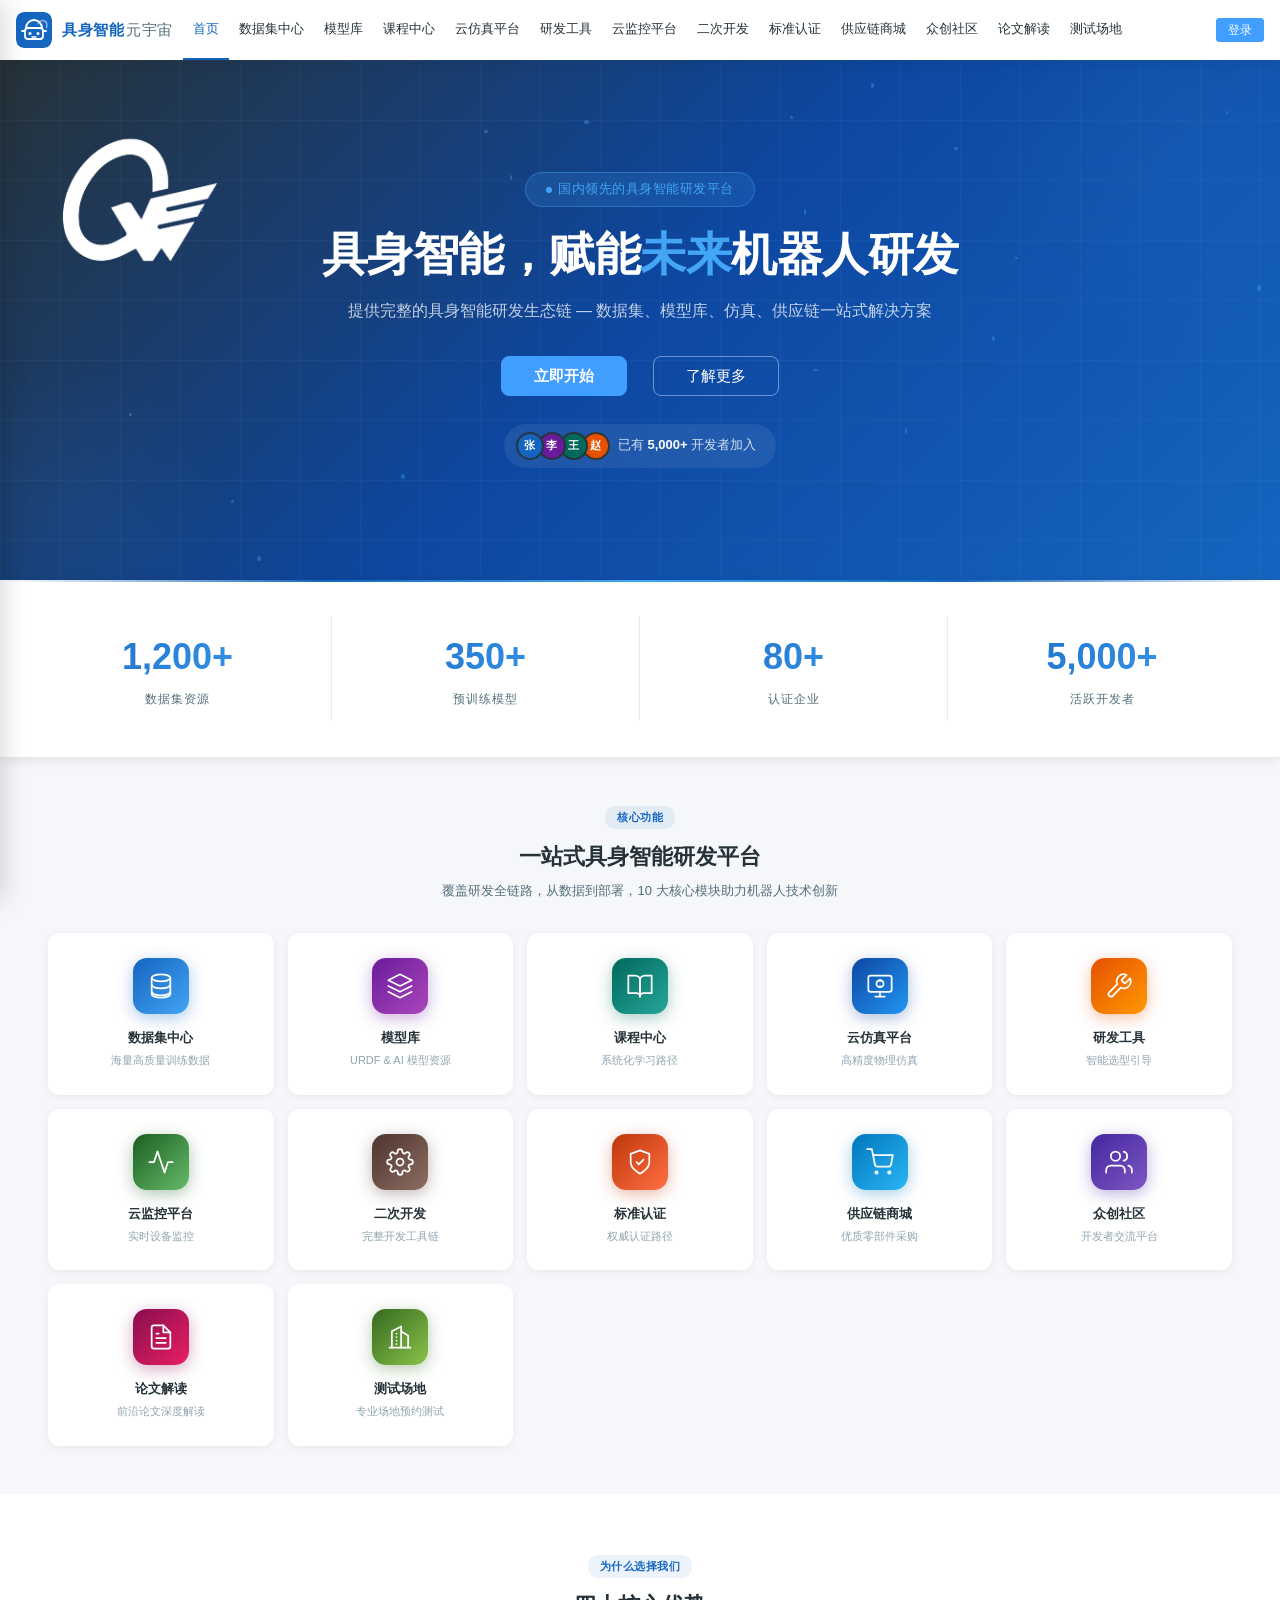
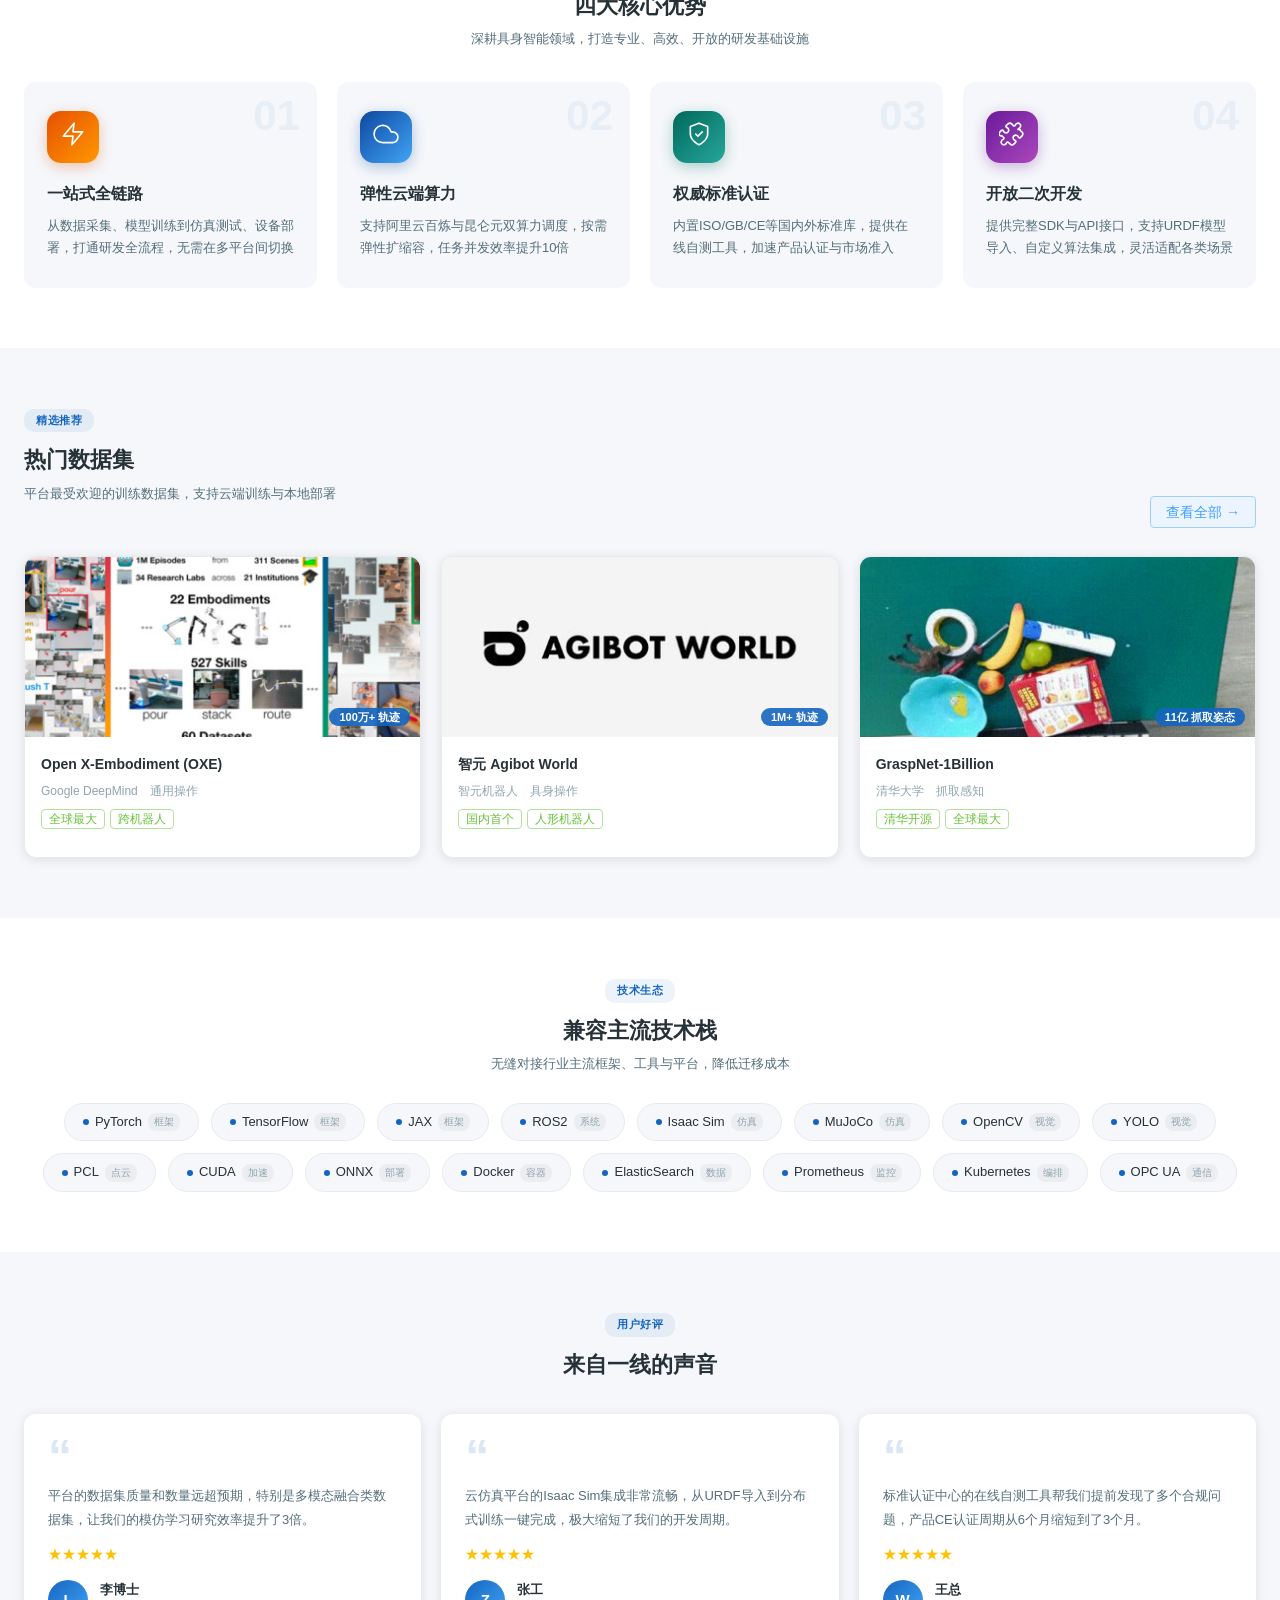
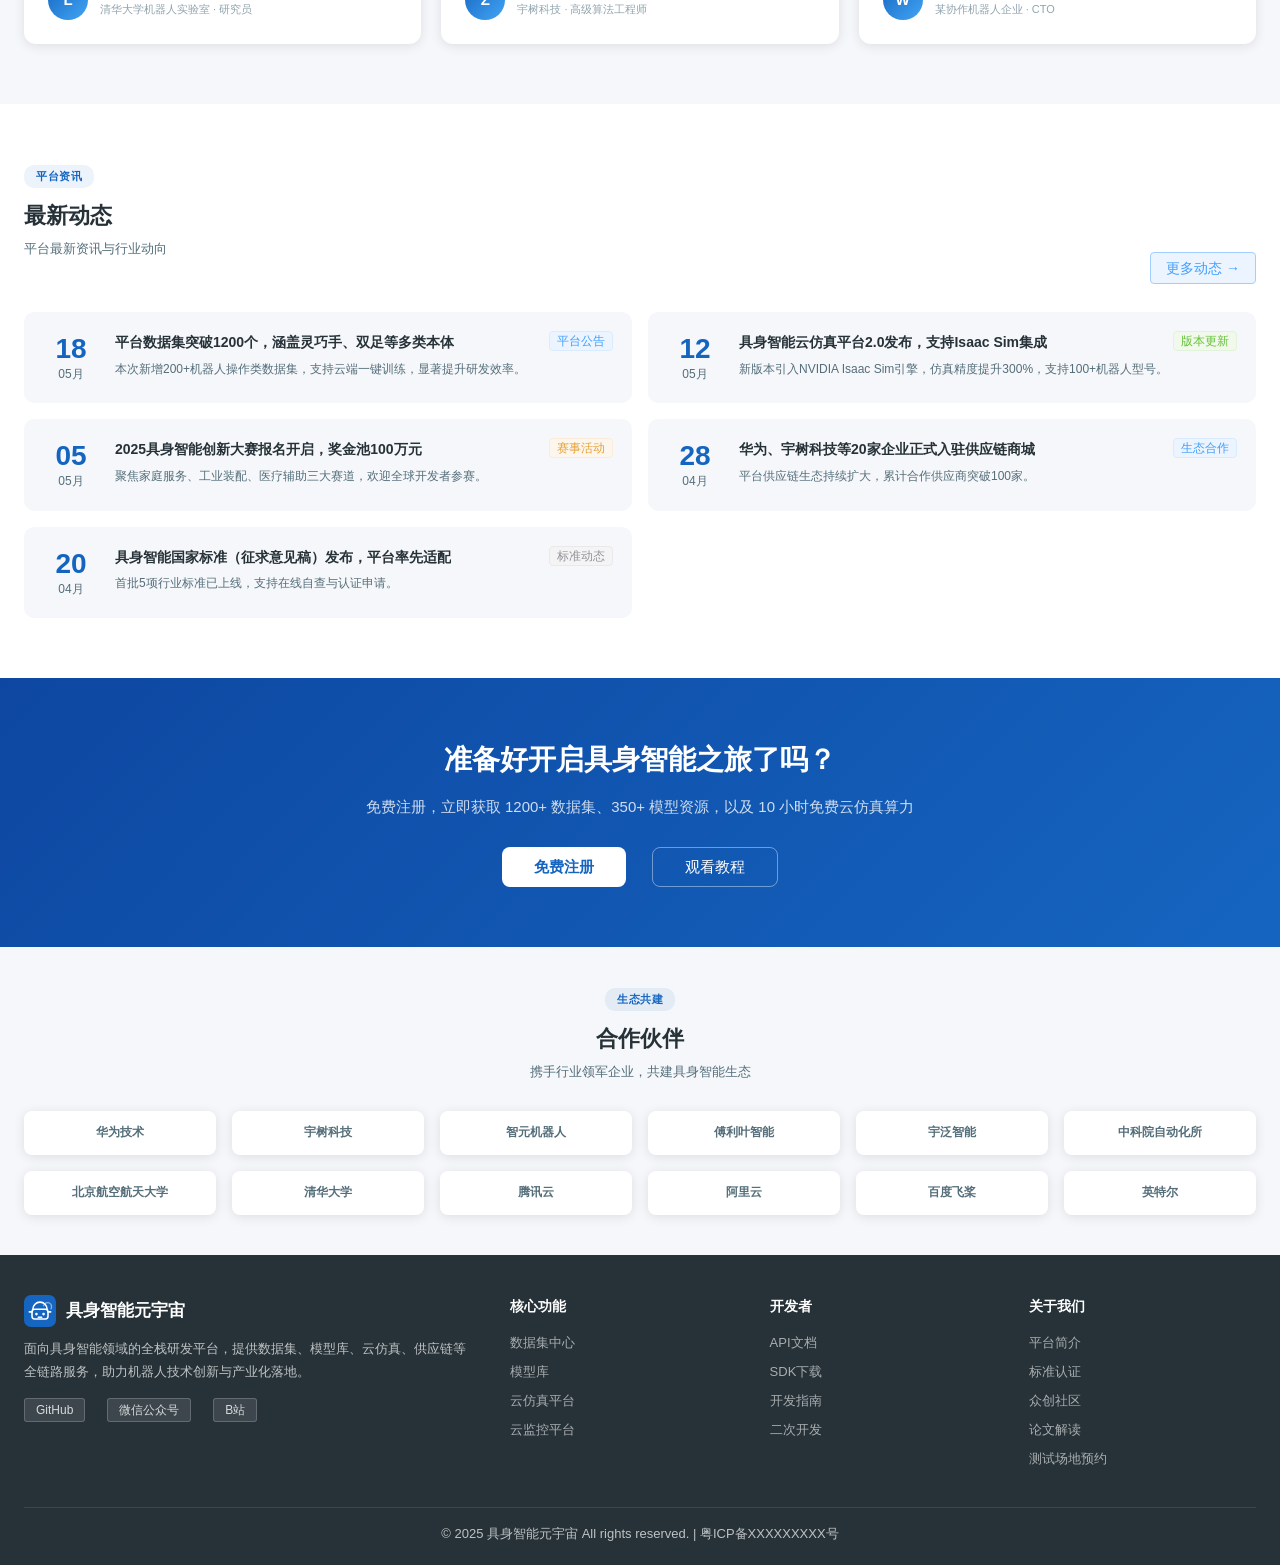
<file: index.html>
<!DOCTYPE html>
<html lang="zh-CN">
<head>
  <meta charset="UTF-8" />
  <meta name="viewport" content="width=device-width, initial-scale=1.0" />
  <title>具身智能元宇宙</title>
  <!-- Favicon: 机器人+云 融合图标 -->
  <link rel="icon" type="image/svg+xml" href="data:image/svg+xml,%3Csvg xmlns='http://www.w3.org/2000/svg' viewBox='0 0 64 64'%3E%3Cdefs%3E%3ClinearGradient id='g' x1='0' y1='0' x2='1' y2='1'%3E%3Cstop offset='0%25' stop-color='%231565C0'/%3E%3Cstop offset='100%25' stop-color='%2342A5F5'/%3E%3C/linearGradient%3E%3C/defs%3E%3Crect width='64' height='64' rx='14' fill='url(%23g)'/%3E%3Cpath d='M20 28a12 12 0 0 1 24 0' fill='none' stroke='white' stroke-width='2.5' stroke-linecap='round'/%3E%3Crect x='18' y='28' width='28' height='18' rx='4' fill='none' stroke='white' stroke-width='2.5'/%3E%3Ccircle cx='26' cy='37' r='2.5' fill='white'/%3E%3Ccircle cx='38' cy='37' r='2.5' fill='white'/%3E%3Cpath d='M28 43h8' stroke='white' stroke-width='2' stroke-linecap='round'/%3E%3Cline x1='14' y1='33' x2='18' y2='33' stroke='white' stroke-width='2.5' stroke-linecap='round'/%3E%3Cline x1='46' y1='33' x2='50' y2='33' stroke='white' stroke-width='2.5' stroke-linecap='round'/%3E%3Cpath d='M36 20c2-5 7-7 11-5s5 7 3 11' fill='none' stroke='rgba(255,255,255,0.6)' stroke-width='2' stroke-linecap='round'/%3E%3C/svg%3E" />
  <link rel="stylesheet" href="css/element-plus.index.css" />
  <link rel="stylesheet" href="css/style.css" />
</head>
<body>
<div id="app"></div>

<!-- 本地离线依赖（file:// 可用）-->
<script src="js/libs/vue.global.prod.js"></script>
<script src="js/libs/element-plus.index.full.min.js"></script>
<script src="js/libs/echarts.min.js"></script>
<!-- Three.js 全家桶（本地离线版，file:// 可用）-->
<script src="js/libs/three.min.js"></script>
<script src="js/libs/OrbitControls.js"></script>
<script src="js/libs/Loaders.js"></script>
<script src="js/libs/URDFLoader.js"></script>

<!-- 数据层 -->
<script src="js/data.js"></script>
<!-- URDF 内容（按需加载，首次点预览时动态注入） -->

<!-- 组件（按模块拆分） -->
<script src="js/components/home.js"></script>
<script src="js/components/dataset.js"></script>
<script src="js/components/model.js"></script>
<script src="js/components/course.js"></script>
<script src="js/components/simulation.js"></script>
<script src="js/components/devtool.js"></script>
<script src="js/components/monitor.js"></script>
<script src="js/components/devzone.js"></script>
<script src="js/components/standard.js"></script>
<script src="js/components/mall.js"></script>
<script src="js/components/community.js"></script>
<script src="js/components/paper.js"></script>
<script src="js/components/testfield.js"></script>
<script src="js/components/profile.js"></script>

<!-- 应用入口 -->
<script src="js/app.js"></script>
</body>
</html>
</file>
<file: css/element-plus.index.css>
:root{--el-color-white:#fff;--el-color-black:#000;--el-color-primary-rgb:64, 158, 255;--el-color-success-rgb:103, 194, 58;--el-color-warning-rgb:230, 162, 60;--el-color-danger-rgb:245, 108, 108;--el-color-error-rgb:245, 108, 108;--el-color-info-rgb:144, 147, 153;--el-font-size-extra-large:20px;--el-font-size-large:18px;--el-font-size-medium:16px;--el-font-size-base:14px;--el-font-size-small:13px;--el-font-size-extra-small:12px;--el-font-family:"Helvetica Neue", Helvetica, "PingFang SC", "Hiragino Sans GB", "Microsoft YaHei", "微软雅黑", Arial, sans-serif;--el-font-weight-primary:500;--el-font-line-height-primary:24px;--el-index-normal:1;--el-index-top:1000;--el-index-popper:2000;--el-border-radius-base:4px;--el-border-radius-small:2px;--el-border-radius-round:20px;--el-border-radius-circle:100%;--el-transition-duration:.3s;--el-transition-duration-fast:.2s;--el-transition-function-ease-in-out-bezier:cubic-bezier(.645, .045, .355, 1);--el-transition-function-fast-bezier:cubic-bezier(.23, 1, .32, 1);--el-transition-all:all var(--el-transition-duration) var(--el-transition-function-ease-in-out-bezier);--el-transition-fade:opacity var(--el-transition-duration) var(--el-transition-function-fast-bezier);--el-transition-md-fade:transform var(--el-transition-duration) var(--el-transition-function-fast-bezier), opacity var(--el-transition-duration) var(--el-transition-function-fast-bezier);--el-transition-fade-linear:opacity var(--el-transition-duration-fast) linear;--el-transition-border:border-color var(--el-transition-duration-fast) var(--el-transition-function-ease-in-out-bezier);--el-transition-box-shadow:box-shadow var(--el-transition-duration-fast) var(--el-transition-function-ease-in-out-bezier);--el-transition-color:color var(--el-transition-duration-fast) var(--el-transition-function-ease-in-out-bezier);--el-component-size-large:40px;--el-component-size:32px;--el-component-size-small:24px;--lightningcss-light:initial;--lightningcss-dark: ;--lightningcss-light:initial;--lightningcss-dark: ;color-scheme:light;--el-color-primary:#409eff;--el-color-primary-light-3:#79bbff;--el-color-primary-light-5:#a0cfff;--el-color-primary-light-7:#c6e2ff;--el-color-primary-light-8:#d9ecff;--el-color-primary-light-9:#ecf5ff;--el-color-primary-dark-2:#337ecc;--el-color-success:#67c23a;--el-color-success-light-3:#95d475;--el-color-success-light-5:#b3e19d;--el-color-success-light-7:#d1edc4;--el-color-success-light-8:#e1f3d8;--el-color-success-light-9:#f0f9eb;--el-color-success-dark-2:#529b2e;--el-color-warning:#e6a23c;--el-color-warning-light-3:#eebe77;--el-color-warning-light-5:#f3d19e;--el-color-warning-light-7:#f8e3c5;--el-color-warning-light-8:#faecd8;--el-color-warning-light-9:#fdf6ec;--el-color-warning-dark-2:#b88230;--el-color-danger:#f56c6c;--el-color-danger-light-3:#f89898;--el-color-danger-light-5:#fab6b6;--el-color-danger-light-7:#fcd3d3;--el-color-danger-light-8:#fde2e2;--el-color-danger-light-9:#fef0f0;--el-color-danger-dark-2:#c45656;--el-color-error:#f56c6c;--el-color-error-light-3:#f89898;--el-color-error-light-5:#fab6b6;--el-color-error-light-7:#fcd3d3;--el-color-error-light-8:#fde2e2;--el-color-error-light-9:#fef0f0;--el-color-error-dark-2:#c45656;--el-color-info:#909399;--el-color-info-light-3:#b1b3b8;--el-color-info-light-5:#c8c9cc;--el-color-info-light-7:#dedfe0;--el-color-info-light-8:#e9e9eb;--el-color-info-light-9:#f4f4f5;--el-color-info-dark-2:#73767a;--el-bg-color:#fff;--el-bg-color-page:#f2f3f5;--el-bg-color-overlay:#fff;--el-text-color-primary:#303133;--el-text-color-regular:#606266;--el-text-color-secondary:#909399;--el-text-color-placeholder:#a8abb2;--el-text-color-disabled:#c0c4cc;--el-border-color:#dcdfe6;--el-border-color-light:#e4e7ed;--el-border-color-lighter:#ebeef5;--el-border-color-extra-light:#f2f6fc;--el-border-color-dark:#d4d7de;--el-border-color-darker:#cdd0d6;--el-fill-color:#f0f2f5;--el-fill-color-light:#f5f7fa;--el-fill-color-lighter:#fafafa;--el-fill-color-extra-light:#fafcff;--el-fill-color-dark:#ebedf0;--el-fill-color-darker:#e6e8eb;--el-fill-color-blank:#fff;--el-box-shadow:0px 12px 32px 4px #0000000a, 0px 8px 20px #00000014;--el-box-shadow-light:0px 0px 12px #0000001f;--el-box-shadow-lighter:0px 0px 6px #0000001f;--el-box-shadow-dark:0px 16px 48px 16px #00000014, 0px 12px 32px #0000001f, 0px 8px 16px -8px #00000029;--el-disabled-bg-color:var(--el-fill-color-light);--el-disabled-text-color:var(--el-text-color-placeholder);--el-disabled-border-color:var(--el-border-color-light);--el-overlay-color:#000c;--el-overlay-color-light:#000000b3;--el-overlay-color-lighter:#00000080;--el-mask-color:#ffffffe6;--el-mask-color-extra-light:#ffffff4d;--el-border-width:1px;--el-border-style:solid;--el-border-color-hover:var(--el-text-color-disabled);--el-border:var(--el-border-width) var(--el-border-style) var(--el-border-color);--el-svg-monochrome-grey:var(--el-border-color)}.fade-in-linear-enter-active,.fade-in-linear-leave-active{transition:var(--el-transition-fade-linear)}.fade-in-linear-enter-from,.fade-in-linear-leave-to{opacity:0}.el-fade-in-linear-enter-active,.el-fade-in-linear-leave-active{transition:var(--el-transition-fade-linear)}.el-fade-in-linear-enter-from,.el-fade-in-linear-leave-to{opacity:0}.el-fade-in-enter-active,.el-fade-in-leave-active{transition:all var(--el-transition-duration) cubic-bezier(.55, 0, .1, 1)}.el-fade-in-enter-from,.el-fade-in-leave-active{opacity:0}.el-zoom-in-center-enter-active,.el-zoom-in-center-leave-active{transition:all var(--el-transition-duration) cubic-bezier(.55, 0, .1, 1)}.el-zoom-in-center-enter-from,.el-zoom-in-center-leave-active{opacity:0;transform:scaleX(0)}.el-zoom-in-top-enter-active,.el-zoom-in-top-leave-active{opacity:1;transition:var(--el-transition-md-fade);transform-origin:top;transform:scaleY(1)}.el-zoom-in-top-enter-active[data-popper-placement^=top],.el-zoom-in-top-leave-active[data-popper-placement^=top]{transform-origin:bottom}.el-zoom-in-top-enter-from,.el-zoom-in-top-leave-active{opacity:0;transform:scaleY(0)}.el-zoom-in-bottom-enter-active,.el-zoom-in-bottom-leave-active{opacity:1;transition:var(--el-transition-md-fade);transform-origin:bottom;transform:scaleY(1)}.el-zoom-in-bottom-enter-from,.el-zoom-in-bottom-leave-active{opacity:0;transform:scaleY(0)}.el-zoom-in-left-enter-active,.el-zoom-in-left-leave-active{opacity:1;transition:var(--el-transition-md-fade);transform-origin:0 0;transform:scale(1)}.el-zoom-in-left-enter-from,.el-zoom-in-left-leave-active{opacity:0;transform:scale(.45)}.collapse-transition{transition:var(--el-transition-duration) height ease-in-out, var(--el-transition-duration) padding-top ease-in-out, var(--el-transition-duration) padding-bottom ease-in-out}.el-collapse-transition-leave-active,.el-collapse-transition-enter-active{transition:var(--el-transition-duration) max-height ease-in-out, var(--el-transition-duration) padding-top ease-in-out, var(--el-transition-duration) padding-bottom ease-in-out}.horizontal-collapse-transition{transition:var(--el-transition-duration) width ease-in-out, var(--el-transition-duration) padding-left ease-in-out, var(--el-transition-duration) padding-right ease-in-out}.el-list-enter-active,.el-list-leave-active{transition:all 1s}.el-list-enter-from,.el-list-leave-to{opacity:0;transform:translateY(-30px)}.el-list-leave-active{position:absolute!important}.el-opacity-transition{transition:opacity var(--el-transition-duration) cubic-bezier(.55, 0, .1, 1)}.el-icon--right{margin-left:5px}.el-icon--left{margin-right:5px}@keyframes rotating{0%{transform:rotate(0)}to{transform:rotate(360deg)}}.el-icon{--color:inherit;fill:currentColor;width:1em;height:1em;color:var(--color);line-height:1em;font-size:inherit;justify-content:center;align-items:center;display:inline-flex;position:relative}.el-icon.is-loading{animation:2s linear infinite rotating}.el-icon svg{width:1em;height:1em}.el-affix--fixed{position:fixed}.el-alert{--el-alert-padding:8px 16px;--el-alert-border-radius-base:var(--el-border-radius-base);--el-alert-title-font-size:14px;--el-alert-title-with-description-font-size:16px;--el-alert-description-font-size:14px;--el-alert-close-font-size:16px;--el-alert-close-customed-font-size:14px;--el-alert-icon-size:16px;--el-alert-icon-large-size:28px;width:100%;padding:var(--el-alert-padding);box-sizing:border-box;border-radius:var(--el-alert-border-radius-base);background-color:var(--el-color-white);opacity:1;transition:opacity var(--el-transition-duration-fast);align-items:center;margin:0;display:flex;position:relative;overflow:hidden}.el-alert.is-light .el-alert__close-btn{color:var(--el-text-color-placeholder)}.el-alert.is-dark .el-alert__close-btn,.el-alert.is-dark .el-alert__description{color:var(--el-color-white)}.el-alert.is-center{justify-content:center}.el-alert--primary{--el-alert-bg-color:var(--el-color-primary-light-9)}.el-alert--primary.is-light{background-color:var(--el-alert-bg-color);color:var(--el-color-primary)}.el-alert--primary.is-light .el-alert__description{color:var(--el-color-primary)}.el-alert--primary.is-dark{background-color:var(--el-color-primary);color:var(--el-color-white)}.el-alert--success{--el-alert-bg-color:var(--el-color-success-light-9)}.el-alert--success.is-light{background-color:var(--el-alert-bg-color);color:var(--el-color-success)}.el-alert--success.is-light .el-alert__description{color:var(--el-color-success)}.el-alert--success.is-dark{background-color:var(--el-color-success);color:var(--el-color-white)}.el-alert--info{--el-alert-bg-color:var(--el-color-info-light-9)}.el-alert--info.is-light{background-color:var(--el-alert-bg-color);color:var(--el-color-info)}.el-alert--info.is-light .el-alert__description{color:var(--el-color-info)}.el-alert--info.is-dark{background-color:var(--el-color-info);color:var(--el-color-white)}.el-alert--warning{--el-alert-bg-color:var(--el-color-warning-light-9)}.el-alert--warning.is-light{background-color:var(--el-alert-bg-color);color:var(--el-color-warning)}.el-alert--warning.is-light .el-alert__description{color:var(--el-color-warning)}.el-alert--warning.is-dark{background-color:var(--el-color-warning);color:var(--el-color-white)}.el-alert--error{--el-alert-bg-color:var(--el-color-error-light-9)}.el-alert--error.is-light{background-color:var(--el-alert-bg-color);color:var(--el-color-error)}.el-alert--error.is-light .el-alert__description{color:var(--el-color-error)}.el-alert--error.is-dark{background-color:var(--el-color-error);color:var(--el-color-white)}.el-alert__content{flex-direction:column;gap:4px;display:flex}.el-alert .el-alert__icon{font-size:var(--el-alert-icon-size);width:var(--el-alert-icon-size);margin-right:8px}.el-alert .el-alert__icon.is-big{font-size:var(--el-alert-icon-large-size);width:var(--el-alert-icon-large-size);margin-right:12px}.el-alert__title{font-size:var(--el-alert-title-font-size);line-height:24px}.el-alert__title.with-description{font-size:var(--el-alert-title-with-description-font-size)}.el-alert .el-alert__description{font-size:var(--el-alert-description-font-size);margin:0}.el-alert .el-alert__close-btn{font-size:var(--el-alert-close-font-size);opacity:1;cursor:pointer;position:absolute;top:12px;right:16px}.el-alert .el-alert__close-btn.is-customed{font-style:normal;font-size:var(--el-alert-close-customed-font-size);line-height:24px;top:8px}.el-alert-fade-enter-from,.el-alert-fade-leave-active{opacity:0}.el-aside{box-sizing:border-box;width:var(--el-aside-width,300px);flex-shrink:0;overflow:auto}.el-autocomplete{--el-input-text-color:var(--el-text-color-regular);--el-input-border:var(--el-border);--el-input-hover-border:var(--el-border-color-hover);--el-input-focus-border:var(--el-color-primary);--el-input-transparent-border:0 0 0 1px transparent inset;--el-input-border-color:var(--el-border-color);--el-input-border-radius:var(--el-border-radius-base);--el-input-bg-color:var(--el-fill-color-blank);--el-input-icon-color:var(--el-text-color-placeholder);--el-input-placeholder-color:var(--el-text-color-placeholder);--el-input-hover-border-color:var(--el-border-color-hover);--el-input-clear-hover-color:var(--el-text-color-secondary);--el-input-focus-border-color:var(--el-color-primary);--el-input-width:100%;width:var(--el-input-width);display:inline-block;position:relative}.el-autocomplete__popper.el-popper{background:var(--el-bg-color-overlay);border:1px solid var(--el-border-color-light);box-shadow:var(--el-box-shadow-light)}.el-autocomplete__popper.el-popper .el-popper__arrow:before{border:1px solid var(--el-border-color-light)}.el-autocomplete__popper.el-popper[data-popper-placement^=top] .el-popper__arrow:before{border-top-color:#0000;border-left-color:#0000}.el-autocomplete__popper.el-popper[data-popper-placement^=bottom] .el-popper__arrow:before{border-bottom-color:#0000;border-right-color:#0000}.el-autocomplete__popper.el-popper[data-popper-placement^=left] .el-popper__arrow:before{border-bottom-color:#0000;border-left-color:#0000}.el-autocomplete__popper.el-popper[data-popper-placement^=right] .el-popper__arrow:before{border-top-color:#0000;border-right-color:#0000}.el-autocomplete-suggestion{border-radius:var(--el-border-radius-base);box-sizing:border-box}.el-autocomplete-suggestion__header{border-bottom:1px solid var(--el-border-color-lighter);padding:10px}.el-autocomplete-suggestion__footer{border-top:1px solid var(--el-border-color-lighter);padding:10px}.el-autocomplete-suggestion__wrap{box-sizing:border-box;max-height:280px;padding:10px 0}.el-autocomplete-suggestion__list{margin:0;padding:0}.el-autocomplete-suggestion li{cursor:pointer;color:var(--el-text-color-regular);line-height:34px;font-size:var(--el-font-size-base);text-align:left;text-overflow:ellipsis;white-space:nowrap;margin:0;padding:0 20px;list-style:none;overflow:hidden}.el-autocomplete-suggestion li:hover,.el-autocomplete-suggestion li.highlighted{background-color:var(--el-fill-color-light)}.el-autocomplete-suggestion li.divider{border-top:1px solid var(--el-color-black);margin-top:6px}.el-autocomplete-suggestion li.divider:last-child{margin-bottom:-6px}.el-autocomplete-suggestion.is-loading li{cursor:default;height:100px;color:var(--el-text-color-secondary);justify-content:center;align-items:center;font-size:20px;display:flex}.el-autocomplete-suggestion.is-loading li:hover{background-color:var(--el-bg-color-overlay)}.el-avatar{--el-avatar-text-color:var(--el-color-white);--el-avatar-bg-color:var(--el-text-color-disabled);--el-avatar-text-size:14px;--el-avatar-icon-size:18px;--el-avatar-border-radius:var(--el-border-radius-base);--el-avatar-size-large:56px;--el-avatar-size:40px;--el-avatar-size-small:24px;box-sizing:border-box;text-align:center;color:var(--el-avatar-text-color);background:var(--el-avatar-bg-color);width:var(--el-avatar-size);height:var(--el-avatar-size);font-size:var(--el-avatar-text-size);outline:none;justify-content:center;align-items:center;display:inline-flex;overflow:hidden}.el-avatar>img{width:100%;height:100%;display:block}.el-avatar--circle{border-radius:50%}.el-avatar--square{border-radius:var(--el-avatar-border-radius)}.el-avatar--icon{font-size:var(--el-avatar-icon-size)}.el-avatar--small{--el-avatar-size:24px}.el-avatar--large{--el-avatar-size:56px}.el-avatar-group{--el-avatar-group-item-gap:-8px;--el-avatar-group-collapse-item-gap:4px;display:inline-flex}.el-avatar-group .el-avatar{border:1px solid var(--el-border-color-extra-light)}.el-avatar-group .el-avatar:not(:first-child){margin-left:var(--el-avatar-group-item-gap)}.el-avatar-group__collapse-avatars{--el-avatar-group-item-gap:-8px;--el-avatar-group-collapse-item-gap:4px}.el-avatar-group__collapse-avatars .el-avatar:not(:first-child){margin-left:var(--el-avatar-group-collapse-item-gap)}.el-backtop{--el-backtop-bg-color:var(--el-bg-color-overlay);--el-backtop-text-color:var(--el-color-primary);--el-backtop-hover-bg-color:var(--el-border-color-extra-light);background-color:var(--el-backtop-bg-color);width:40px;height:40px;color:var(--el-backtop-text-color);box-shadow:var(--el-box-shadow-lighter);cursor:pointer;z-index:5;border-radius:50%;justify-content:center;align-items:center;font-size:20px;display:flex;position:fixed}.el-backtop:hover{background-color:var(--el-backtop-hover-bg-color)}.el-backtop__icon{font-size:20px}.el-badge{--el-badge-bg-color:var(--el-color-danger);--el-badge-radius:10px;--el-badge-font-size:12px;--el-badge-padding:6px;--el-badge-size:18px;vertical-align:middle;width:-moz-fit-content;width:fit-content;display:inline-block;position:relative}.el-badge__content{background-color:var(--el-badge-bg-color);border-radius:var(--el-badge-radius);color:var(--el-color-white);font-size:var(--el-badge-font-size);height:var(--el-badge-size);padding:0 var(--el-badge-padding);white-space:nowrap;border:1px solid var(--el-bg-color);justify-content:center;align-items:center;display:inline-flex}.el-badge__content.is-fixed{top:0;right:calc(1px + var(--el-badge-size) / 2);z-index:var(--el-index-normal);position:absolute;transform:translateY(-50%)translate(100%)}.el-badge__content.is-fixed.is-dot{right:5px}.el-badge__content.is-dot{border-radius:50%;width:8px;height:8px;padding:0;right:0}.el-badge__content.is-hide-zero{display:none}.el-badge__content--primary{background-color:var(--el-color-primary)}.el-badge__content--success{background-color:var(--el-color-success)}.el-badge__content--warning{background-color:var(--el-color-warning)}.el-badge__content--info{background-color:var(--el-color-info)}.el-badge__content--danger{background-color:var(--el-color-danger)}.el-breadcrumb__separator{color:var(--el-text-color-placeholder);margin:0 9px;font-weight:700}.el-breadcrumb__separator.el-icon{margin:0 6px;font-weight:400}.el-breadcrumb__separator.el-icon svg{vertical-align:middle}.el-breadcrumb__item{float:left;align-items:center;display:inline-flex}.el-breadcrumb__inner{color:var(--el-text-color-regular)}.el-breadcrumb__inner.is-link,.el-breadcrumb__inner a{transition:var(--el-transition-color);color:var(--el-text-color-primary);font-weight:700;text-decoration:none}.el-breadcrumb__inner.is-link:hover,.el-breadcrumb__inner a:hover{color:var(--el-color-primary);cursor:pointer}.el-breadcrumb__item:last-child .el-breadcrumb__inner,.el-breadcrumb__item:last-child .el-breadcrumb__inner:hover,.el-breadcrumb__item:last-child .el-breadcrumb__inner a,.el-breadcrumb__item:last-child .el-breadcrumb__inner a:hover{color:var(--el-text-color-regular);cursor:text;font-weight:400}.el-breadcrumb__item:last-child .el-breadcrumb__separator{display:none}.el-breadcrumb{font-size:14px;line-height:1}.el-breadcrumb:before,.el-breadcrumb:after{content:"";display:table}.el-breadcrumb:after{clear:both}.el-button-group>.el-button+.el-button{margin-left:0}.el-button-group>.el-button:first-child:last-child{border-top-right-radius:var(--el-border-radius-base);border-bottom-right-radius:var(--el-border-radius-base);border-top-left-radius:var(--el-border-radius-base);border-bottom-left-radius:var(--el-border-radius-base)}.el-button-group>.el-button:first-child:last-child.is-round{border-radius:var(--el-border-radius-round)}.el-button-group>.el-button:first-child:last-child.is-circle{border-radius:50%}.el-button-group>.el-button:not(:first-child):not(:last-child){border-radius:0}.el-button-group>.el-button:hover,.el-button-group>.el-button:focus,.el-button-group>.el-button:active,.el-button-group>.el-button.is-active{z-index:1}.el-button-group--horizontal{vertical-align:middle;display:inline-block}.el-button-group--horizontal:before,.el-button-group--horizontal:after{content:"";display:table}.el-button-group--horizontal:after{clear:both}.el-button-group--horizontal>.el-button{float:left;position:relative}.el-button-group--horizontal>.el-button:first-child{border-top-right-radius:0;border-bottom-right-radius:0}.el-button-group--horizontal>.el-button:last-child{border-top-left-radius:0;border-bottom-left-radius:0}.el-button-group--horizontal>.el-button:not(:last-child){margin-right:-1px}.el-button-group--horizontal .el-button--primary:first-child{border-right-color:var(--el-button-divide-border-color)}.el-button-group--horizontal .el-button--primary:last-child{border-left-color:var(--el-button-divide-border-color)}.el-button-group--horizontal .el-button--primary:not(:first-child):not(:last-child){border-left-color:var(--el-button-divide-border-color);border-right-color:var(--el-button-divide-border-color)}.el-button-group--horizontal .el-button--success:first-child{border-right-color:var(--el-button-divide-border-color)}.el-button-group--horizontal .el-button--success:last-child{border-left-color:var(--el-button-divide-border-color)}.el-button-group--horizontal .el-button--success:not(:first-child):not(:last-child){border-left-color:var(--el-button-divide-border-color);border-right-color:var(--el-button-divide-border-color)}.el-button-group--horizontal .el-button--warning:first-child{border-right-color:var(--el-button-divide-border-color)}.el-button-group--horizontal .el-button--warning:last-child{border-left-color:var(--el-button-divide-border-color)}.el-button-group--horizontal .el-button--warning:not(:first-child):not(:last-child){border-left-color:var(--el-button-divide-border-color);border-right-color:var(--el-button-divide-border-color)}.el-button-group--horizontal .el-button--danger:first-child{border-right-color:var(--el-button-divide-border-color)}.el-button-group--horizontal .el-button--danger:last-child{border-left-color:var(--el-button-divide-border-color)}.el-button-group--horizontal .el-button--danger:not(:first-child):not(:last-child){border-left-color:var(--el-button-divide-border-color);border-right-color:var(--el-button-divide-border-color)}.el-button-group--horizontal .el-button--info:first-child{border-right-color:var(--el-button-divide-border-color)}.el-button-group--horizontal .el-button--info:last-child{border-left-color:var(--el-button-divide-border-color)}.el-button-group--horizontal .el-button--info:not(:first-child):not(:last-child){border-left-color:var(--el-button-divide-border-color);border-right-color:var(--el-button-divide-border-color)}.el-button-group--horizontal>.el-dropdown>.el-button{border-left-color:var(--el-button-divide-border-color);border-top-left-radius:0;border-bottom-left-radius:0}.el-button-group--vertical{flex-direction:column;align-items:stretch;display:inline-flex}.el-button-group--vertical>.el-button{margin-top:-1px}.el-button-group--vertical>.el-button:first-child{border-bottom-right-radius:0;border-bottom-left-radius:0}.el-button-group--vertical>.el-button:last-child{border-top-left-radius:0;border-top-right-radius:0}.el-button-group--vertical>.el-dropdown{margin-top:-1px}.el-button-group--vertical>.el-dropdown>.el-button{border-left-color:var(--el-button-divide-border-color);border-top-left-radius:0;border-top-right-radius:0}.el-button-group--vertical .el-button--primary:first-child{border-bottom-color:var(--el-button-divide-border-color)}.el-button-group--vertical .el-button--primary:last-child{border-top-color:var(--el-button-divide-border-color)}.el-button-group--vertical .el-button--primary:not(:first-child):not(:last-child){border-top-color:var(--el-button-divide-border-color);border-bottom-color:var(--el-button-divide-border-color)}.el-button-group--vertical .el-button--success:first-child{border-bottom-color:var(--el-button-divide-border-color)}.el-button-group--vertical .el-button--success:last-child{border-top-color:var(--el-button-divide-border-color)}.el-button-group--vertical .el-button--success:not(:first-child):not(:last-child){border-top-color:var(--el-button-divide-border-color);border-bottom-color:var(--el-button-divide-border-color)}.el-button-group--vertical .el-button--warning:first-child{border-bottom-color:var(--el-button-divide-border-color)}.el-button-group--vertical .el-button--warning:last-child{border-top-color:var(--el-button-divide-border-color)}.el-button-group--vertical .el-button--warning:not(:first-child):not(:last-child){border-top-color:var(--el-button-divide-border-color);border-bottom-color:var(--el-button-divide-border-color)}.el-button-group--vertical .el-button--danger:first-child{border-bottom-color:var(--el-button-divide-border-color)}.el-button-group--vertical .el-button--danger:last-child{border-top-color:var(--el-button-divide-border-color)}.el-button-group--vertical .el-button--danger:not(:first-child):not(:last-child){border-top-color:var(--el-button-divide-border-color);border-bottom-color:var(--el-button-divide-border-color)}.el-button-group--vertical .el-button--info:first-child{border-bottom-color:var(--el-button-divide-border-color)}.el-button-group--vertical .el-button--info:last-child{border-top-color:var(--el-button-divide-border-color)}.el-button-group--vertical .el-button--info:not(:first-child):not(:last-child){border-top-color:var(--el-button-divide-border-color);border-bottom-color:var(--el-button-divide-border-color)}.el-button{--el-button-font-weight:var(--el-font-weight-primary);--el-button-border-color:var(--el-border-color);--el-button-bg-color:var(--el-fill-color-blank);--el-button-text-color:var(--el-text-color-regular);--el-button-disabled-text-color:var(--el-disabled-text-color);--el-button-disabled-bg-color:var(--el-fill-color-blank);--el-button-disabled-border-color:var(--el-border-color-light);--el-button-divide-border-color:#ffffff80;--el-button-hover-text-color:var(--el-color-primary);--el-button-hover-bg-color:var(--el-color-primary-light-9);--el-button-hover-border-color:var(--el-color-primary-light-7);--el-button-active-text-color:var(--el-button-hover-text-color);--el-button-active-border-color:var(--el-color-primary);--el-button-active-bg-color:var(--el-button-hover-bg-color);--el-button-outline-color:var(--el-color-primary-light-5);--el-button-hover-link-text-color:var(--el-text-color-secondary);--el-button-active-color:var(--el-text-color-primary);white-space:nowrap;cursor:pointer;height:32px;color:var(--el-button-text-color);text-align:center;box-sizing:border-box;line-height:1;font-weight:var(--el-button-font-weight);-webkit-user-select:none;user-select:none;vertical-align:middle;-webkit-appearance:none;background-color:var(--el-button-bg-color);border:var(--el-border);border-color:var(--el-button-border-color);outline:none;justify-content:center;align-items:center;transition:all .1s;display:inline-flex}.el-button:hover{color:var(--el-button-hover-text-color);border-color:var(--el-button-hover-border-color);background-color:var(--el-button-hover-bg-color);outline:none}.el-button:active{color:var(--el-button-active-text-color);border-color:var(--el-button-active-border-color);background-color:var(--el-button-active-bg-color);outline:none}.el-button:focus-visible{outline:2px solid var(--el-button-outline-color);outline-offset:1px;transition:outline-offset,outline}.el-button>span{align-items:center;display:inline-flex}.el-button+.el-button{margin-left:12px}.el-button{font-size:var(--el-font-size-base);border-radius:var(--el-border-radius-base);padding:8px 15px}.el-button.is-round{padding:8px 15px}.el-button::-moz-focus-inner{border:0}.el-button [class*=el-icon]+span{margin-left:6px}.el-button [class*=el-icon] svg{vertical-align:bottom}.el-button.is-plain{--el-button-hover-text-color:var(--el-color-primary);--el-button-hover-bg-color:var(--el-fill-color-blank);--el-button-hover-border-color:var(--el-color-primary)}.el-button.is-active{color:var(--el-button-active-text-color);border-color:var(--el-button-active-border-color);background-color:var(--el-button-active-bg-color);outline:none}.el-button.is-disabled,.el-button.is-disabled:hover{color:var(--el-button-disabled-text-color);cursor:not-allowed;background-image:none;background-color:var(--el-button-disabled-bg-color);border-color:var(--el-button-disabled-border-color)}.el-button.is-loading{pointer-events:none;position:relative}.el-button.is-loading:before{z-index:1;pointer-events:none;content:"";border-radius:inherit;background-color:var(--el-mask-color-extra-light);position:absolute;top:-1px;bottom:-1px;left:-1px;right:-1px}.el-button.is-round{border-radius:var(--el-border-radius-round)}.el-button.is-dashed{--el-button-hover-text-color:var(--el-color-primary);--el-button-hover-bg-color:var(--el-fill-color-blank);--el-button-hover-border-color:var(--el-color-primary);border-style:dashed}.el-button.is-circle{border-radius:50%;width:32px;padding:8px}.el-button.is-text{color:var(--el-button-text-color);background-color:#0000;border:0 solid #0000}.el-button.is-text.is-disabled{color:var(--el-button-disabled-text-color);background-color:#0000!important}.el-button.is-text:not(.is-disabled):hover{background-color:var(--el-fill-color-light)}.el-button.is-text:not(.is-disabled):focus-visible{outline:2px solid var(--el-button-outline-color);outline-offset:1px;transition:outline-offset,outline}.el-button.is-text:not(.is-disabled):active{background-color:var(--el-fill-color)}.el-button.is-text:not(.is-disabled).is-has-bg{background-color:var(--el-fill-color-light)}.el-button.is-text:not(.is-disabled).is-has-bg:hover{background-color:var(--el-fill-color)}.el-button.is-text:not(.is-disabled).is-has-bg:active{background-color:var(--el-fill-color-dark)}.el-button__text--expand{letter-spacing:.3em;margin-right:-.3em}.el-button.is-link{color:var(--el-button-text-color);background:0 0;border-color:#0000;height:auto;padding:2px}.el-button.is-link:hover{color:var(--el-button-hover-link-text-color)}.el-button.is-link.is-disabled{color:var(--el-button-disabled-text-color);background-color:#0000!important;border-color:#0000!important}.el-button.is-link:not(.is-disabled):hover{background-color:#0000;border-color:#0000}.el-button.is-link:not(.is-disabled):active{color:var(--el-button-active-color);background-color:#0000;border-color:#0000}.el-button--text{color:var(--el-color-primary);background:0 0;border-color:#0000;padding-left:0;padding-right:0}.el-button--text.is-disabled{color:var(--el-button-disabled-text-color);background-color:#0000!important;border-color:#0000!important}.el-button--text:not(.is-disabled):hover{color:var(--el-color-primary-light-3);background-color:#0000;border-color:#0000}.el-button--text:not(.is-disabled):active{color:var(--el-color-primary-dark-2);background-color:#0000;border-color:#0000}.el-button__link--expand{letter-spacing:.3em;margin-right:-.3em}.el-button--primary{--el-button-text-color:var(--el-color-white);--el-button-bg-color:var(--el-color-primary);--el-button-border-color:var(--el-color-primary);--el-button-outline-color:var(--el-color-primary-light-5);--el-button-active-color:var(--el-color-primary-dark-2);--el-button-hover-text-color:var(--el-color-white);--el-button-hover-link-text-color:var(--el-color-primary-light-5);--el-button-hover-bg-color:var(--el-color-primary-light-3);--el-button-hover-border-color:var(--el-color-primary-light-3);--el-button-active-bg-color:var(--el-color-primary-dark-2);--el-button-active-border-color:var(--el-color-primary-dark-2);--el-button-disabled-text-color:var(--el-color-white);--el-button-disabled-bg-color:var(--el-color-primary-light-5);--el-button-disabled-border-color:var(--el-color-primary-light-5)}.el-button--primary.is-plain,.el-button--primary.is-text,.el-button--primary.is-link{--el-button-text-color:var(--el-color-primary);--el-button-bg-color:var(--el-color-primary-light-9);--el-button-border-color:var(--el-color-primary-light-5);--el-button-hover-text-color:var(--el-color-white);--el-button-hover-bg-color:var(--el-color-primary);--el-button-hover-border-color:var(--el-color-primary);--el-button-active-text-color:var(--el-color-white)}.el-button--primary.is-plain.is-disabled,.el-button--primary.is-plain.is-disabled:hover,.el-button--primary.is-plain.is-disabled:focus,.el-button--primary.is-plain.is-disabled:active,.el-button--primary.is-text.is-disabled,.el-button--primary.is-text.is-disabled:hover,.el-button--primary.is-text.is-disabled:focus,.el-button--primary.is-text.is-disabled:active,.el-button--primary.is-link.is-disabled,.el-button--primary.is-link.is-disabled:hover,.el-button--primary.is-link.is-disabled:focus,.el-button--primary.is-link.is-disabled:active{color:var(--el-color-primary-light-5);background-color:var(--el-color-primary-light-9);border-color:var(--el-color-primary-light-8)}.el-button--primary.is-dashed{--el-button-text-color:var(--el-color-primary);--el-button-bg-color:var(--el-color-primary-light-9);--el-button-border-color:var(--el-color-primary-light-5);--el-button-hover-text-color:var(--el-color-primary);--el-button-hover-bg-color:var(--el-color-primary-light-9);--el-button-hover-border-color:var(--el-color-primary-light-3);--el-button-active-text-color:var(--el-color-primary-dark-2);--el-button-active-bg-color:var(--el-color-primary-light-9);--el-button-active-border-color:var(--el-color-primary-dark-2)}.el-button--primary.is-dashed.is-disabled,.el-button--primary.is-dashed.is-disabled:hover,.el-button--primary.is-dashed.is-disabled:focus,.el-button--primary.is-dashed.is-disabled:active{color:var(--el-color-primary-light-5);background-color:var(--el-color-primary-light-9);border-color:var(--el-color-primary-light-8)}.el-button--success{--el-button-text-color:var(--el-color-white);--el-button-bg-color:var(--el-color-success);--el-button-border-color:var(--el-color-success);--el-button-outline-color:var(--el-color-success-light-5);--el-button-active-color:var(--el-color-success-dark-2);--el-button-hover-text-color:var(--el-color-white);--el-button-hover-link-text-color:var(--el-color-success-light-5);--el-button-hover-bg-color:var(--el-color-success-light-3);--el-button-hover-border-color:var(--el-color-success-light-3);--el-button-active-bg-color:var(--el-color-success-dark-2);--el-button-active-border-color:var(--el-color-success-dark-2);--el-button-disabled-text-color:var(--el-color-white);--el-button-disabled-bg-color:var(--el-color-success-light-5);--el-button-disabled-border-color:var(--el-color-success-light-5)}.el-button--success.is-plain,.el-button--success.is-text,.el-button--success.is-link{--el-button-text-color:var(--el-color-success);--el-button-bg-color:var(--el-color-success-light-9);--el-button-border-color:var(--el-color-success-light-5);--el-button-hover-text-color:var(--el-color-white);--el-button-hover-bg-color:var(--el-color-success);--el-button-hover-border-color:var(--el-color-success);--el-button-active-text-color:var(--el-color-white)}.el-button--success.is-plain.is-disabled,.el-button--success.is-plain.is-disabled:hover,.el-button--success.is-plain.is-disabled:focus,.el-button--success.is-plain.is-disabled:active,.el-button--success.is-text.is-disabled,.el-button--success.is-text.is-disabled:hover,.el-button--success.is-text.is-disabled:focus,.el-button--success.is-text.is-disabled:active,.el-button--success.is-link.is-disabled,.el-button--success.is-link.is-disabled:hover,.el-button--success.is-link.is-disabled:focus,.el-button--success.is-link.is-disabled:active{color:var(--el-color-success-light-5);background-color:var(--el-color-success-light-9);border-color:var(--el-color-success-light-8)}.el-button--success.is-dashed{--el-button-text-color:var(--el-color-success);--el-button-bg-color:var(--el-color-success-light-9);--el-button-border-color:var(--el-color-success-light-5);--el-button-hover-text-color:var(--el-color-success);--el-button-hover-bg-color:var(--el-color-success-light-9);--el-button-hover-border-color:var(--el-color-success-light-3);--el-button-active-text-color:var(--el-color-success-dark-2);--el-button-active-bg-color:var(--el-color-success-light-9);--el-button-active-border-color:var(--el-color-success-dark-2)}.el-button--success.is-dashed.is-disabled,.el-button--success.is-dashed.is-disabled:hover,.el-button--success.is-dashed.is-disabled:focus,.el-button--success.is-dashed.is-disabled:active{color:var(--el-color-success-light-5);background-color:var(--el-color-success-light-9);border-color:var(--el-color-success-light-8)}.el-button--warning{--el-button-text-color:var(--el-color-white);--el-button-bg-color:var(--el-color-warning);--el-button-border-color:var(--el-color-warning);--el-button-outline-color:var(--el-color-warning-light-5);--el-button-active-color:var(--el-color-warning-dark-2);--el-button-hover-text-color:var(--el-color-white);--el-button-hover-link-text-color:var(--el-color-warning-light-5);--el-button-hover-bg-color:var(--el-color-warning-light-3);--el-button-hover-border-color:var(--el-color-warning-light-3);--el-button-active-bg-color:var(--el-color-warning-dark-2);--el-button-active-border-color:var(--el-color-warning-dark-2);--el-button-disabled-text-color:var(--el-color-white);--el-button-disabled-bg-color:var(--el-color-warning-light-5);--el-button-disabled-border-color:var(--el-color-warning-light-5)}.el-button--warning.is-plain,.el-button--warning.is-text,.el-button--warning.is-link{--el-button-text-color:var(--el-color-warning);--el-button-bg-color:var(--el-color-warning-light-9);--el-button-border-color:var(--el-color-warning-light-5);--el-button-hover-text-color:var(--el-color-white);--el-button-hover-bg-color:var(--el-color-warning);--el-button-hover-border-color:var(--el-color-warning);--el-button-active-text-color:var(--el-color-white)}.el-button--warning.is-plain.is-disabled,.el-button--warning.is-plain.is-disabled:hover,.el-button--warning.is-plain.is-disabled:focus,.el-button--warning.is-plain.is-disabled:active,.el-button--warning.is-text.is-disabled,.el-button--warning.is-text.is-disabled:hover,.el-button--warning.is-text.is-disabled:focus,.el-button--warning.is-text.is-disabled:active,.el-button--warning.is-link.is-disabled,.el-button--warning.is-link.is-disabled:hover,.el-button--warning.is-link.is-disabled:focus,.el-button--warning.is-link.is-disabled:active{color:var(--el-color-warning-light-5);background-color:var(--el-color-warning-light-9);border-color:var(--el-color-warning-light-8)}.el-button--warning.is-dashed{--el-button-text-color:var(--el-color-warning);--el-button-bg-color:var(--el-color-warning-light-9);--el-button-border-color:var(--el-color-warning-light-5);--el-button-hover-text-color:var(--el-color-warning);--el-button-hover-bg-color:var(--el-color-warning-light-9);--el-button-hover-border-color:var(--el-color-warning-light-3);--el-button-active-text-color:var(--el-color-warning-dark-2);--el-button-active-bg-color:var(--el-color-warning-light-9);--el-button-active-border-color:var(--el-color-warning-dark-2)}.el-button--warning.is-dashed.is-disabled,.el-button--warning.is-dashed.is-disabled:hover,.el-button--warning.is-dashed.is-disabled:focus,.el-button--warning.is-dashed.is-disabled:active{color:var(--el-color-warning-light-5);background-color:var(--el-color-warning-light-9);border-color:var(--el-color-warning-light-8)}.el-button--danger{--el-button-text-color:var(--el-color-white);--el-button-bg-color:var(--el-color-danger);--el-button-border-color:var(--el-color-danger);--el-button-outline-color:var(--el-color-danger-light-5);--el-button-active-color:var(--el-color-danger-dark-2);--el-button-hover-text-color:var(--el-color-white);--el-button-hover-link-text-color:var(--el-color-danger-light-5);--el-button-hover-bg-color:var(--el-color-danger-light-3);--el-button-hover-border-color:var(--el-color-danger-light-3);--el-button-active-bg-color:var(--el-color-danger-dark-2);--el-button-active-border-color:var(--el-color-danger-dark-2);--el-button-disabled-text-color:var(--el-color-white);--el-button-disabled-bg-color:var(--el-color-danger-light-5);--el-button-disabled-border-color:var(--el-color-danger-light-5)}.el-button--danger.is-plain,.el-button--danger.is-text,.el-button--danger.is-link{--el-button-text-color:var(--el-color-danger);--el-button-bg-color:var(--el-color-danger-light-9);--el-button-border-color:var(--el-color-danger-light-5);--el-button-hover-text-color:var(--el-color-white);--el-button-hover-bg-color:var(--el-color-danger);--el-button-hover-border-color:var(--el-color-danger);--el-button-active-text-color:var(--el-color-white)}.el-button--danger.is-plain.is-disabled,.el-button--danger.is-plain.is-disabled:hover,.el-button--danger.is-plain.is-disabled:focus,.el-button--danger.is-plain.is-disabled:active,.el-button--danger.is-text.is-disabled,.el-button--danger.is-text.is-disabled:hover,.el-button--danger.is-text.is-disabled:focus,.el-button--danger.is-text.is-disabled:active,.el-button--danger.is-link.is-disabled,.el-button--danger.is-link.is-disabled:hover,.el-button--danger.is-link.is-disabled:focus,.el-button--danger.is-link.is-disabled:active{color:var(--el-color-danger-light-5);background-color:var(--el-color-danger-light-9);border-color:var(--el-color-danger-light-8)}.el-button--danger.is-dashed{--el-button-text-color:var(--el-color-danger);--el-button-bg-color:var(--el-color-danger-light-9);--el-button-border-color:var(--el-color-danger-light-5);--el-button-hover-text-color:var(--el-color-danger);--el-button-hover-bg-color:var(--el-color-danger-light-9);--el-button-hover-border-color:var(--el-color-danger-light-3);--el-button-active-text-color:var(--el-color-danger-dark-2);--el-button-active-bg-color:var(--el-color-danger-light-9);--el-button-active-border-color:var(--el-color-danger-dark-2)}.el-button--danger.is-dashed.is-disabled,.el-button--danger.is-dashed.is-disabled:hover,.el-button--danger.is-dashed.is-disabled:focus,.el-button--danger.is-dashed.is-disabled:active{color:var(--el-color-danger-light-5);background-color:var(--el-color-danger-light-9);border-color:var(--el-color-danger-light-8)}.el-button--info{--el-button-text-color:var(--el-color-white);--el-button-bg-color:var(--el-color-info);--el-button-border-color:var(--el-color-info);--el-button-outline-color:var(--el-color-info-light-5);--el-button-active-color:var(--el-color-info-dark-2);--el-button-hover-text-color:var(--el-color-white);--el-button-hover-link-text-color:var(--el-color-info-light-5);--el-button-hover-bg-color:var(--el-color-info-light-3);--el-button-hover-border-color:var(--el-color-info-light-3);--el-button-active-bg-color:var(--el-color-info-dark-2);--el-button-active-border-color:var(--el-color-info-dark-2);--el-button-disabled-text-color:var(--el-color-white);--el-button-disabled-bg-color:var(--el-color-info-light-5);--el-button-disabled-border-color:var(--el-color-info-light-5)}.el-button--info.is-plain,.el-button--info.is-text,.el-button--info.is-link{--el-button-text-color:var(--el-color-info);--el-button-bg-color:var(--el-color-info-light-9);--el-button-border-color:var(--el-color-info-light-5);--el-button-hover-text-color:var(--el-color-white);--el-button-hover-bg-color:var(--el-color-info);--el-button-hover-border-color:var(--el-color-info);--el-button-active-text-color:var(--el-color-white)}.el-button--info.is-plain.is-disabled,.el-button--info.is-plain.is-disabled:hover,.el-button--info.is-plain.is-disabled:focus,.el-button--info.is-plain.is-disabled:active,.el-button--info.is-text.is-disabled,.el-button--info.is-text.is-disabled:hover,.el-button--info.is-text.is-disabled:focus,.el-button--info.is-text.is-disabled:active,.el-button--info.is-link.is-disabled,.el-button--info.is-link.is-disabled:hover,.el-button--info.is-link.is-disabled:focus,.el-button--info.is-link.is-disabled:active{color:var(--el-color-info-light-5);background-color:var(--el-color-info-light-9);border-color:var(--el-color-info-light-8)}.el-button--info.is-dashed{--el-button-text-color:var(--el-color-info);--el-button-bg-color:var(--el-color-info-light-9);--el-button-border-color:var(--el-color-info-light-5);--el-button-hover-text-color:var(--el-color-info);--el-button-hover-bg-color:var(--el-color-info-light-9);--el-button-hover-border-color:var(--el-color-info-light-3);--el-button-active-text-color:var(--el-color-info-dark-2);--el-button-active-bg-color:var(--el-color-info-light-9);--el-button-active-border-color:var(--el-color-info-dark-2)}.el-button--info.is-dashed.is-disabled,.el-button--info.is-dashed.is-disabled:hover,.el-button--info.is-dashed.is-disabled:focus,.el-button--info.is-dashed.is-disabled:active{color:var(--el-color-info-light-5);background-color:var(--el-color-info-light-9);border-color:var(--el-color-info-light-8)}.el-button--large{--el-button-size:40px;height:var(--el-button-size)}.el-button--large [class*=el-icon]+span{margin-left:8px}.el-button--large{font-size:var(--el-font-size-base);border-radius:var(--el-border-radius-base);padding:12px 19px}.el-button--large.is-round{padding:12px 19px}.el-button--large.is-circle{width:var(--el-button-size);padding:12px}.el-button--small{--el-button-size:24px;height:var(--el-button-size)}.el-button--small [class*=el-icon]+span{margin-left:4px}.el-button--small{border-radius:calc(var(--el-border-radius-base) - 1px);padding:5px 11px;font-size:12px}.el-button--small.is-round{padding:5px 11px}.el-button--small.is-circle{width:var(--el-button-size);padding:5px}.el-calendar{--el-calendar-border:var(--el-table-border,1px solid var(--el-border-color-lighter));--el-calendar-header-border-bottom:var(--el-calendar-border);--el-calendar-selected-bg-color:var(--el-color-primary-light-9);--el-calendar-cell-width:85px;background-color:var(--el-fill-color-blank)}.el-calendar__header{border-bottom:var(--el-calendar-header-border-bottom);justify-content:space-between;padding:12px 20px;display:flex}.el-calendar__title{color:var(--el-text-color);align-self:center}.el-calendar__body{padding:12px 20px 35px}.el-calendar__select-controller .el-select{margin-right:8px}.el-calendar__select-controller .el-calendar-select__year{width:120px}.el-calendar__select-controller .el-calendar-select__month{width:60px}.el-calendar-table{table-layout:fixed;width:100%}.el-calendar-table thead th{color:var(--el-text-color-regular);padding:12px 0;font-weight:400}.el-calendar-table:not(.is-range) td.prev,.el-calendar-table:not(.is-range) td.next{color:var(--el-text-color-placeholder)}.el-calendar-table td{border-bottom:var(--el-calendar-border);border-right:var(--el-calendar-border);vertical-align:top;transition:background-color var(--el-transition-duration-fast) ease}.el-calendar-table td.is-selected{background-color:var(--el-calendar-selected-bg-color)}.el-calendar-table td.is-today{color:var(--el-color-primary)}.el-calendar-table tr:first-child td{border-top:var(--el-calendar-border)}.el-calendar-table tr td:first-child{border-left:var(--el-calendar-border)}.el-calendar-table tr.el-calendar-table__row--hide-border td{border-top:none}.el-calendar-table .el-calendar-day{box-sizing:border-box;height:var(--el-calendar-cell-width);padding:8px}.el-calendar-table .el-calendar-day:hover{cursor:pointer;background-color:var(--el-calendar-selected-bg-color)}.el-card{--el-card-border-color:var(--el-border-color-light);--el-card-border-radius:4px;--el-card-padding:20px;--el-card-bg-color:var(--el-fill-color-blank);border-radius:var(--el-card-border-radius);border:1px solid var(--el-card-border-color);background-color:var(--el-card-bg-color);color:var(--el-text-color-primary);transition:var(--el-transition-duration);flex-direction:column;display:flex;overflow:hidden}.el-card.is-always-shadow,.el-card.is-hover-shadow:hover,.el-card.is-hover-shadow:focus{box-shadow:var(--el-box-shadow-light)}.el-card__header{padding:calc(var(--el-card-padding) - 2px) var(--el-card-padding);border-bottom:1px solid var(--el-card-border-color);box-sizing:border-box}.el-card__body{padding:var(--el-card-padding);flex-grow:1;overflow:auto}.el-card__footer{padding:calc(var(--el-card-padding) - 2px) var(--el-card-padding);border-top:1px solid var(--el-card-border-color);box-sizing:border-box}.el-carousel__item{width:100%;height:100%;z-index:calc(var(--el-index-normal) - 1);display:inline-block;position:absolute;top:0;left:0;overflow:hidden}.el-carousel__item.is-active{z-index:calc(var(--el-index-normal) - 1)}.el-carousel__item.is-animating{transition:transform .4s ease-in-out}.el-carousel__item--card{width:50%;transition:transform .4s ease-in-out}.el-carousel__item--card.is-in-stage{cursor:pointer;z-index:var(--el-index-normal)}.el-carousel__item--card.is-in-stage:hover .el-carousel__mask,.el-carousel__item--card.is-in-stage.is-hover .el-carousel__mask{opacity:.12}.el-carousel__item--card.is-active{z-index:calc(var(--el-index-normal) + 1)}.el-carousel__item--card-vertical{width:100%;height:50%}.el-carousel__mask{background-color:var(--el-color-white);opacity:.24;width:100%;height:100%;transition:var(--el-transition-duration-fast);position:absolute;top:0;left:0}.el-carousel{--el-carousel-arrow-font-size:12px;--el-carousel-arrow-size:36px;--el-carousel-arrow-background:#1f2d3d1c;--el-carousel-arrow-hover-background:#1f2d3d3b;--el-carousel-indicator-width:30px;--el-carousel-indicator-height:2px;--el-carousel-indicator-padding-horizontal:4px;--el-carousel-indicator-padding-vertical:12px;--el-carousel-indicator-out-color:var(--el-border-color-hover);position:relative}.el-carousel--horizontal,.el-carousel--vertical{overflow:hidden}.el-carousel.is-vertical-outside{flex-direction:row;align-items:center;display:flex}.el-carousel.is-vertical-outside .el-carousel__container{flex:1}.el-carousel__container{height:300px;position:relative}.el-carousel__arrow{height:var(--el-carousel-arrow-size);width:var(--el-carousel-arrow-size);cursor:pointer;transition:var(--el-transition-duration);background-color:var(--el-carousel-arrow-background);color:#fff;z-index:10;text-align:center;font-size:var(--el-carousel-arrow-font-size);border:none;border-radius:50%;outline:none;justify-content:center;align-items:center;margin:0;padding:0;display:inline-flex;position:absolute;top:50%;transform:translateY(-50%)}.el-carousel__arrow--left{left:16px}.el-carousel__arrow--right{right:16px}.el-carousel__arrow:hover{background-color:var(--el-carousel-arrow-hover-background)}.el-carousel__arrow i{cursor:pointer}.el-carousel__indicators{z-index:calc(var(--el-index-normal) + 1);margin:0;padding:0;list-style:none;position:absolute}.el-carousel__indicators--horizontal{bottom:0;left:50%;transform:translate(-50%)}.el-carousel__indicators--vertical{top:50%;right:0;transform:translateY(-50%)}.el-carousel__indicators--outside{text-align:center;position:static;transform:none}.el-carousel__indicators--outside .el-carousel__indicator:hover button{opacity:.64}.el-carousel__indicators--outside button{background-color:var(--el-carousel-indicator-out-color);opacity:.24}.el-carousel__indicators--right{right:0}.el-carousel__indicators--labels .el-carousel__button{color:#000;padding:2px 18px;font-size:12px}.el-carousel__indicators--labels .el-carousel__indicator{padding:6px 4px}.el-carousel__indicator{cursor:pointer;background-color:#0000}.el-carousel__indicator:hover button{opacity:.72}.el-carousel__indicator--horizontal{padding:var(--el-carousel-indicator-padding-vertical) var(--el-carousel-indicator-padding-horizontal);display:inline-block}.el-carousel__indicator--vertical{padding:var(--el-carousel-indicator-padding-horizontal) var(--el-carousel-indicator-padding-vertical)}.el-carousel__indicator--vertical .el-carousel__button{width:var(--el-carousel-indicator-height);height:calc(var(--el-carousel-indicator-width) / 2)}.el-carousel__indicator.is-active button{opacity:1}.el-carousel__button{opacity:.48;width:var(--el-carousel-indicator-width);height:var(--el-carousel-indicator-height);cursor:pointer;transition:var(--el-transition-duration);background-color:#fff;border:none;outline:none;margin:0;padding:0;display:block}.el-carousel__indicators--labels .el-carousel__button{width:auto;height:auto}.carousel-arrow-left-enter-from,.carousel-arrow-left-leave-active{opacity:0;transform:translateY(-50%)translate(-10px)}.carousel-arrow-right-enter-from,.carousel-arrow-right-leave-active{opacity:0;transform:translateY(-50%)translate(10px)}.el-transitioning{filter:url(#elCarouselHorizontal)}.el-transitioning-vertical{filter:url(#elCarouselVertical)}.el-cascader-panel{--el-cascader-menu-text-color:var(--el-text-color-regular);--el-cascader-menu-selected-text-color:var(--el-color-primary);--el-cascader-menu-fill:var(--el-bg-color-overlay);--el-cascader-menu-font-size:var(--el-font-size-base);--el-cascader-menu-radius:var(--el-border-radius-base);--el-cascader-menu-border:solid 1px var(--el-border-color-light);--el-cascader-menu-shadow:var(--el-box-shadow-light);--el-cascader-node-background-hover:var(--el-fill-color-light);--el-cascader-node-color-disabled:var(--el-text-color-placeholder);--el-cascader-color-empty:var(--el-text-color-placeholder);--el-cascader-tag-background:var(--el-fill-color);border-radius:var(--el-cascader-menu-radius);width:-moz-fit-content;width:fit-content;font-size:var(--el-cascader-menu-font-size);display:flex}.el-cascader-panel.is-bordered{border:var(--el-cascader-menu-border);border-radius:var(--el-cascader-menu-radius)}.el-cascader-menu{box-sizing:border-box;min-width:180px;color:var(--el-cascader-menu-text-color);border-right:var(--el-cascader-menu-border)}.el-cascader-menu:last-child{border-right:none}.el-cascader-menu:last-child .el-cascader-node{padding-right:20px}.el-cascader-menu__wrap.el-scrollbar__wrap{height:204px}.el-cascader-menu__list{box-sizing:border-box;min-height:100%;margin:0;padding:6px 0;list-style:none;position:relative}.el-cascader-menu__list.el-vl__window{margin:6px 0;padding:0}.el-cascader-menu__list.el-vl__window ul{margin:0;padding:0}.el-cascader-menu__hover-zone{pointer-events:none;width:100%;height:100%;position:absolute;top:0;left:0}.el-cascader-menu__empty-text{color:var(--el-cascader-color-empty);align-items:center;display:flex;position:absolute;top:50%;left:50%;transform:translate(-50%,-50%)}.el-cascader-menu__empty-text .is-loading{margin-right:2px}.el-cascader-node{box-sizing:border-box;outline:none;align-items:center;height:34px;padding:0 30px 0 20px;line-height:34px;display:flex;position:relative}.el-cascader-node.is-selectable.in-active-path{color:var(--el-cascader-menu-text-color)}.el-cascader-node.in-active-path,.el-cascader-node.is-selectable.in-checked-path,.el-cascader-node.is-active{color:var(--el-cascader-menu-selected-text-color);font-weight:700}.el-cascader-node:not(.is-disabled){cursor:pointer}.el-cascader-node:not(.is-disabled):hover,.el-cascader-node:not(.is-disabled):focus{background:var(--el-cascader-node-background-hover)}.el-cascader-node.is-disabled{color:var(--el-cascader-node-color-disabled);cursor:not-allowed}.el-cascader-node__prefix{position:absolute;left:10px}.el-cascader-node__postfix{position:absolute;right:10px}.el-cascader-node__label{text-align:left;white-space:nowrap;text-overflow:ellipsis;flex:1;padding:0 8px;overflow:hidden}.el-cascader-node>.el-checkbox,.el-cascader-node>.el-radio{margin-right:0}.el-cascader-node>.el-radio .el-radio__label{padding-left:0}.el-cascader{--el-cascader-menu-text-color:var(--el-text-color-regular);--el-cascader-menu-selected-text-color:var(--el-color-primary);--el-cascader-menu-fill:var(--el-bg-color-overlay);--el-cascader-menu-font-size:var(--el-font-size-base);--el-cascader-menu-radius:var(--el-border-radius-base);--el-cascader-menu-border:solid 1px var(--el-border-color-light);--el-cascader-menu-shadow:var(--el-box-shadow-light);--el-cascader-node-background-hover:var(--el-fill-color-light);--el-cascader-node-color-disabled:var(--el-text-color-placeholder);--el-cascader-color-empty:var(--el-text-color-placeholder);--el-cascader-tag-background:var(--el-fill-color);vertical-align:middle;font-size:var(--el-font-size-base);outline:none;line-height:32px;display:inline-block;position:relative}.el-cascader:not(.is-disabled):hover .el-input__wrapper{cursor:pointer;box-shadow:0 0 0 1px var(--el-input-hover-border-color) inset}.el-cascader .el-input{cursor:pointer;display:flex}.el-cascader .el-input .el-input__inner{text-overflow:ellipsis}.el-cascader .el-input .el-input__inner:read-only{cursor:pointer}.el-cascader .el-input .el-input__inner:disabled{cursor:not-allowed}.el-cascader .el-input .el-input__suffix-inner .el-icon svg{vertical-align:middle}.el-cascader .el-input .icon-arrow-down{transition:transform var(--el-transition-duration);font-size:14px}.el-cascader .el-input .icon-arrow-down.is-reverse{transform:rotate(180deg)}.el-cascader .el-input .icon-circle-close:hover{color:var(--el-input-clear-hover-color,var(--el-text-color-secondary))}.el-cascader .el-input.is-focus .el-input__wrapper{box-shadow:0 0 0 1px var(--el-input-focus-border-color,var(--el-color-primary)) inset}.el-cascader--large{font-size:14px;line-height:40px}.el-cascader--large .el-cascader__tags{gap:6px;padding:8px}.el-cascader--large .el-cascader__search-input{height:24px;margin-left:7px}.el-cascader--small{font-size:12px;line-height:24px}.el-cascader--small .el-cascader__tags{gap:4px;padding:2px}.el-cascader--small .el-cascader__search-input{height:20px;margin-left:5px}.el-cascader.is-disabled .el-cascader__label{z-index:calc(var(--el-index-normal) + 1);color:var(--el-disabled-text-color)}.el-cascader__dropdown{--el-cascader-menu-text-color:var(--el-text-color-regular);--el-cascader-menu-selected-text-color:var(--el-color-primary);--el-cascader-menu-fill:var(--el-bg-color-overlay);--el-cascader-menu-font-size:var(--el-font-size-base);--el-cascader-menu-radius:var(--el-border-radius-base);--el-cascader-menu-border:solid 1px var(--el-border-color-light);--el-cascader-menu-shadow:var(--el-box-shadow-light);--el-cascader-node-background-hover:var(--el-fill-color-light);--el-cascader-node-color-disabled:var(--el-text-color-placeholder);--el-cascader-color-empty:var(--el-text-color-placeholder);--el-cascader-tag-background:var(--el-fill-color);font-size:var(--el-cascader-menu-font-size);border-radius:var(--el-cascader-menu-radius)}.el-cascader__dropdown.el-popper{background:var(--el-cascader-menu-fill);border:var(--el-cascader-menu-border);box-shadow:var(--el-cascader-menu-shadow)}.el-cascader__dropdown.el-popper .el-popper__arrow:before{border:var(--el-cascader-menu-border)}.el-cascader__dropdown.el-popper[data-popper-placement^=top] .el-popper__arrow:before{border-top-color:#0000;border-left-color:#0000}.el-cascader__dropdown.el-popper[data-popper-placement^=bottom] .el-popper__arrow:before{border-bottom-color:#0000;border-right-color:#0000}.el-cascader__dropdown.el-popper[data-popper-placement^=left] .el-popper__arrow:before{border-bottom-color:#0000;border-left-color:#0000}.el-cascader__dropdown.el-popper[data-popper-placement^=right] .el-popper__arrow:before{border-top-color:#0000;border-right-color:#0000}.el-cascader__dropdown.el-popper{box-shadow:var(--el-cascader-menu-shadow)}.el-cascader__header{border-bottom:1px solid var(--el-border-color-light);padding:10px}.el-cascader__footer{border-top:1px solid var(--el-border-color-light);padding:10px}.el-cascader__tags{text-align:left;box-sizing:border-box;flex-wrap:wrap;gap:6px;padding:4px;line-height:normal;display:flex;position:absolute;top:50%;left:0;right:30px;transform:translateY(-50%)}.el-cascader__tags .el-tag{text-overflow:ellipsis;background:var(--el-cascader-tag-background);align-items:center;max-width:100%;display:inline-flex}.el-cascader__tags .el-tag.el-tag--dark,.el-cascader__tags .el-tag.el-tag--plain{background-color:var(--el-tag-bg-color)}.el-cascader__tags .el-tag:not(.is-hit){border-color:#0000}.el-cascader__tags .el-tag:not(.is-hit).el-tag--dark,.el-cascader__tags .el-tag:not(.is-hit).el-tag--plain{border-color:var(--el-tag-border-color)}.el-cascader__tags .el-tag>span{text-overflow:ellipsis;flex:1;line-height:normal;overflow:hidden}.el-cascader__tags .el-tag .el-icon-close{background-color:var(--el-text-color-placeholder);color:var(--el-color-white);flex:none}.el-cascader__tags .el-tag .el-icon-close:hover{background-color:var(--el-text-color-secondary)}.el-cascader__tags .el-tag+input{margin-left:0}.el-cascader__tags.is-validate{right:55px}.el-cascader__collapse-tags{white-space:normal;z-index:var(--el-index-normal)}.el-cascader__collapse-tags .el-tag{text-overflow:ellipsis;background:var(--el-fill-color);align-items:center;max-width:100%;display:inline-flex}.el-cascader__collapse-tags .el-tag.el-tag--dark,.el-cascader__collapse-tags .el-tag.el-tag--plain{background-color:var(--el-tag-bg-color)}.el-cascader__collapse-tags .el-tag:not(.is-hit){border-color:#0000}.el-cascader__collapse-tags .el-tag:not(.is-hit).el-tag--dark,.el-cascader__collapse-tags .el-tag:not(.is-hit).el-tag--plain{border-color:var(--el-tag-border-color)}.el-cascader__collapse-tags .el-tag>span{text-overflow:ellipsis;flex:1;line-height:normal;overflow:hidden}.el-cascader__collapse-tags .el-tag .el-icon-close{background-color:var(--el-text-color-placeholder);color:var(--el-color-white);flex:none}.el-cascader__collapse-tags .el-tag .el-icon-close:hover{background-color:var(--el-text-color-secondary)}.el-cascader__collapse-tags .el-tag+input{margin-left:0}.el-cascader__collapse-tags .el-tag{margin:2px 0}.el-cascader__suggestion-panel{border-radius:var(--el-cascader-menu-radius)}.el-cascader__suggestion-wrap{max-height:204px}.el-cascader__suggestion-list{font-size:var(--el-font-size-base);color:var(--el-cascader-menu-text-color);text-align:center;margin:0;padding:6px 0;list-style:none}.el-cascader__suggestion-list.el-vl__window{margin:6px 0;padding:0}.el-cascader__suggestion-list.el-vl__window ul{margin:0;padding:0}.el-cascader__suggestion-item{text-align:left;cursor:pointer;box-sizing:border-box;outline:none;justify-content:space-between;align-items:center;height:34px;padding:0 15px;display:flex}.el-cascader__suggestion-item:hover,.el-cascader__suggestion-item:focus{background:var(--el-cascader-node-background-hover)}.el-cascader__suggestion-item.is-checked{color:var(--el-cascader-menu-selected-text-color);font-weight:700}.el-cascader__suggestion-item>:not(.el-icon){white-space:nowrap;text-overflow:ellipsis;flex:1;min-width:0;overflow:hidden}.el-cascader__suggestion-item>span{margin-right:10px}.el-cascader__suggestion-item .el-icon{flex-shrink:0}.el-cascader__empty-text{color:var(--el-cascader-color-empty);margin:10px 0}.el-cascader__search-input{min-width:60px;height:24px;color:var(--el-cascader-menu-text-color);box-sizing:border-box;background:0 0;border:none;outline:none;flex:1;margin-left:7px;padding:0}.el-cascader__search-input::placeholder{color:#0000}.el-check-tag{background-color:var(--el-color-info-light-9);border-radius:var(--el-border-radius-base);color:var(--el-color-info);cursor:pointer;font-size:var(--el-font-size-base);line-height:var(--el-font-size-base);transition:var(--el-transition-all);padding:7px 15px;font-weight:700;display:inline-block}.el-check-tag:hover{background-color:var(--el-color-info-light-7)}.el-check-tag.el-check-tag--primary.is-checked{background-color:var(--el-color-primary-light-8);color:var(--el-color-primary)}.el-check-tag.el-check-tag--primary.is-checked:hover{background-color:var(--el-color-primary-light-7)}.el-check-tag.el-check-tag--primary.is-checked.is-disabled{background-color:var(--el-color-primary-light-8);color:var(--el-disabled-text-color);cursor:not-allowed}.el-check-tag.el-check-tag--primary.is-checked.is-disabled:hover{background-color:var(--el-color-primary-light-8)}.el-check-tag.el-check-tag--primary.is-disabled{background-color:var(--el-color-info-light-9);color:var(--el-disabled-text-color);cursor:not-allowed}.el-check-tag.el-check-tag--primary.is-disabled:hover{background-color:var(--el-color-info-light-9)}.el-check-tag.el-check-tag--success.is-checked{background-color:var(--el-color-success-light-8);color:var(--el-color-success)}.el-check-tag.el-check-tag--success.is-checked:hover{background-color:var(--el-color-success-light-7)}.el-check-tag.el-check-tag--success.is-checked.is-disabled{background-color:var(--el-color-success-light-8);color:var(--el-disabled-text-color);cursor:not-allowed}.el-check-tag.el-check-tag--success.is-checked.is-disabled:hover{background-color:var(--el-color-success-light-8)}.el-check-tag.el-check-tag--success.is-disabled{background-color:var(--el-color-success-light-9);color:var(--el-disabled-text-color);cursor:not-allowed}.el-check-tag.el-check-tag--success.is-disabled:hover{background-color:var(--el-color-success-light-9)}.el-check-tag.el-check-tag--warning.is-checked{background-color:var(--el-color-warning-light-8);color:var(--el-color-warning)}.el-check-tag.el-check-tag--warning.is-checked:hover{background-color:var(--el-color-warning-light-7)}.el-check-tag.el-check-tag--warning.is-checked.is-disabled{background-color:var(--el-color-warning-light-8);color:var(--el-disabled-text-color);cursor:not-allowed}.el-check-tag.el-check-tag--warning.is-checked.is-disabled:hover{background-color:var(--el-color-warning-light-8)}.el-check-tag.el-check-tag--warning.is-disabled{background-color:var(--el-color-warning-light-9);color:var(--el-disabled-text-color);cursor:not-allowed}.el-check-tag.el-check-tag--warning.is-disabled:hover{background-color:var(--el-color-warning-light-9)}.el-check-tag.el-check-tag--danger.is-checked{background-color:var(--el-color-danger-light-8);color:var(--el-color-danger)}.el-check-tag.el-check-tag--danger.is-checked:hover{background-color:var(--el-color-danger-light-7)}.el-check-tag.el-check-tag--danger.is-checked.is-disabled{background-color:var(--el-color-danger-light-8);color:var(--el-disabled-text-color);cursor:not-allowed}.el-check-tag.el-check-tag--danger.is-checked.is-disabled:hover{background-color:var(--el-color-danger-light-8)}.el-check-tag.el-check-tag--danger.is-disabled{background-color:var(--el-color-danger-light-9);color:var(--el-disabled-text-color);cursor:not-allowed}.el-check-tag.el-check-tag--danger.is-disabled:hover{background-color:var(--el-color-danger-light-9)}.el-check-tag.el-check-tag--error.is-checked{background-color:var(--el-color-error-light-8);color:var(--el-color-error)}.el-check-tag.el-check-tag--error.is-checked:hover{background-color:var(--el-color-error-light-7)}.el-check-tag.el-check-tag--error.is-checked.is-disabled{background-color:var(--el-color-error-light-8);color:var(--el-disabled-text-color);cursor:not-allowed}.el-check-tag.el-check-tag--error.is-checked.is-disabled:hover{background-color:var(--el-color-error-light-8)}.el-check-tag.el-check-tag--error.is-disabled{background-color:var(--el-color-error-light-9);color:var(--el-disabled-text-color);cursor:not-allowed}.el-check-tag.el-check-tag--error.is-disabled:hover{background-color:var(--el-color-error-light-9)}.el-check-tag.el-check-tag--info.is-checked{background-color:var(--el-color-info-light-8);color:var(--el-color-info)}.el-check-tag.el-check-tag--info.is-checked:hover{background-color:var(--el-color-info-light-7)}.el-check-tag.el-check-tag--info.is-checked.is-disabled{background-color:var(--el-color-info-light-8);color:var(--el-disabled-text-color);cursor:not-allowed}.el-check-tag.el-check-tag--info.is-checked.is-disabled:hover{background-color:var(--el-color-info-light-8)}.el-check-tag.el-check-tag--info.is-disabled{background-color:var(--el-color-info-light-9);color:var(--el-disabled-text-color);cursor:not-allowed}.el-check-tag.el-check-tag--info.is-disabled:hover{background-color:var(--el-color-info-light-9)}.el-checkbox-button{--el-checkbox-button-checked-bg-color:var(--el-color-primary);--el-checkbox-button-checked-text-color:var(--el-color-white);--el-checkbox-button-checked-border-color:var(--el-color-primary);--el-checkbox-button-disabled-checked-fill:var(--el-border-color-extra-light);display:inline-block;position:relative}.el-checkbox-button__inner{line-height:1;font-weight:var(--el-checkbox-font-weight);white-space:nowrap;vertical-align:middle;cursor:pointer;background:var(--el-button-bg-color,var(--el-fill-color-blank));outline:var(--el-border);color:var(--el-button-text-color,var(--el-text-color-regular));-webkit-appearance:none;text-align:center;box-sizing:border-box;transition:var(--el-transition-all);-webkit-user-select:none;user-select:none;font-size:var(--el-font-size-base);border-radius:0;margin:0;padding:8px 15px;display:inline-block;position:relative}.el-checkbox-button__inner.is-round{padding:8px 15px}.el-checkbox-button__inner:hover{color:var(--el-color-primary)}.el-checkbox-button__inner [class*=el-icon-]{line-height:.9}.el-checkbox-button__inner [class*=el-icon-]+span{margin-left:5px}.el-checkbox-button__original{opacity:0;z-index:-1;outline:none;margin:0;position:absolute}.el-checkbox-button.is-checked .el-checkbox-button__inner{color:var(--el-checkbox-button-checked-text-color);background-color:var(--el-checkbox-button-checked-bg-color);border-color:var(--el-checkbox-button-checked-border-color);box-shadow:-1px 0 0 0 var(--el-color-primary-light-7)}.el-checkbox-button.is-checked:first-child .el-checkbox-button__inner{border-left-color:var(--el-checkbox-button-checked-border-color)}.el-checkbox-button.is-disabled .el-checkbox-button__inner{color:var(--el-disabled-text-color);cursor:not-allowed;background-image:none;background-color:var(--el-button-disabled-bg-color,var(--el-fill-color-blank));border-color:var(--el-button-disabled-border-color,var(--el-border-color-light));box-shadow:none}.el-checkbox-button.is-disabled:first-child .el-checkbox-button__inner{border-left-color:var(--el-button-disabled-border-color,var(--el-border-color-light))}.el-checkbox-button.is-disabled.is-checked .el-checkbox-button__inner{background-color:var(--el-checkbox-button-disabled-checked-fill)}.el-checkbox-button:first-child .el-checkbox-button__inner{border-top-left-radius:var(--el-border-radius-base);border-bottom-left-radius:var(--el-border-radius-base);box-shadow:none!important}.el-checkbox-button.is-focus .el-checkbox-button__inner{border-color:var(--el-checkbox-button-checked-border-color)}.el-checkbox-button:last-child .el-checkbox-button__inner{border-top-right-radius:var(--el-border-radius-base);border-bottom-right-radius:var(--el-border-radius-base)}.el-checkbox-button--large .el-checkbox-button__inner{font-size:var(--el-font-size-base);border-radius:0;padding:12px 19px}.el-checkbox-button--large .el-checkbox-button__inner.is-round{padding:12px 19px}.el-checkbox-button--small .el-checkbox-button__inner{border-radius:0;padding:5px 11px;font-size:12px}.el-checkbox-button--small .el-checkbox-button__inner.is-round{padding:5px 11px}.el-checkbox-group{font-size:0;line-height:0}.el-checkbox{--el-checkbox-font-size:14px;--el-checkbox-font-weight:var(--el-font-weight-primary);--el-checkbox-text-color:var(--el-text-color-regular);--el-checkbox-input-height:14px;--el-checkbox-input-width:14px;--el-checkbox-border-radius:var(--el-border-radius-small);--el-checkbox-bg-color:var(--el-fill-color-blank);--el-checkbox-input-border:var(--el-border);--el-checkbox-disabled-border-color:var(--el-border-color);--el-checkbox-disabled-input-fill:var(--el-fill-color-light);--el-checkbox-disabled-icon-color:var(--el-text-color-placeholder);--el-checkbox-disabled-checked-input-fill:var(--el-border-color-extra-light);--el-checkbox-disabled-checked-input-border-color:var(--el-border-color);--el-checkbox-disabled-checked-icon-color:var(--el-text-color-placeholder);--el-checkbox-checked-text-color:var(--el-color-primary);--el-checkbox-checked-input-border-color:var(--el-color-primary);--el-checkbox-checked-bg-color:var(--el-color-primary);--el-checkbox-checked-icon-color:var(--el-color-white);--el-checkbox-input-border-color-hover:var(--el-color-primary);color:var(--el-checkbox-text-color);font-weight:var(--el-checkbox-font-weight);font-size:var(--el-font-size-base);cursor:pointer;white-space:nowrap;-webkit-user-select:none;user-select:none;height:var(--el-checkbox-height,32px);align-items:center;margin-right:30px;display:inline-flex;position:relative}.el-checkbox.is-disabled{cursor:not-allowed}.el-checkbox.is-bordered{border-radius:var(--el-border-radius-base);border:var(--el-border);box-sizing:border-box;padding:0 15px 0 9px}.el-checkbox.is-bordered.is-checked{border-color:var(--el-color-primary)}.el-checkbox.is-bordered.is-disabled{border-color:var(--el-border-color-lighter)}.el-checkbox.is-bordered.el-checkbox--large{border-radius:var(--el-border-radius-base);padding:0 19px 0 11px}.el-checkbox.is-bordered.el-checkbox--large .el-checkbox__label{font-size:var(--el-font-size-base)}.el-checkbox.is-bordered.el-checkbox--large .el-checkbox__inner{width:14px;height:14px}.el-checkbox.is-bordered.el-checkbox--small{border-radius:calc(var(--el-border-radius-base) - 1px);padding:0 11px 0 7px}.el-checkbox.is-bordered.el-checkbox--small .el-checkbox__label{font-size:12px}.el-checkbox.is-bordered.el-checkbox--small .el-checkbox__inner{width:12px;height:12px}.el-checkbox.is-bordered.el-checkbox--small .el-checkbox__inner:after{width:2px;height:6px}.el-checkbox input:focus-visible+.el-checkbox__inner{outline:2px solid var(--el-checkbox-input-border-color-hover);outline-offset:1px;border-radius:var(--el-checkbox-border-radius)}.el-checkbox__input{white-space:nowrap;cursor:pointer;outline:none;display:inline-flex;position:relative}.el-checkbox__input.is-disabled .el-checkbox__inner{background-color:var(--el-checkbox-disabled-input-fill);border-color:var(--el-checkbox-disabled-border-color);cursor:not-allowed}.el-checkbox__input.is-disabled .el-checkbox__inner:after{cursor:not-allowed;border-color:var(--el-checkbox-disabled-icon-color);will-change:transform}.el-checkbox__input.is-disabled.is-checked .el-checkbox__inner{background-color:var(--el-checkbox-disabled-checked-input-fill);border-color:var(--el-checkbox-disabled-checked-input-border-color)}.el-checkbox__input.is-disabled.is-checked .el-checkbox__inner:after{border-color:var(--el-checkbox-disabled-checked-icon-color)}.el-checkbox__input.is-disabled.is-indeterminate .el-checkbox__inner{background-color:var(--el-checkbox-disabled-checked-input-fill);border-color:var(--el-checkbox-disabled-checked-input-border-color)}.el-checkbox__input.is-disabled.is-indeterminate .el-checkbox__inner:before{background-color:var(--el-checkbox-disabled-checked-icon-color);border-color:var(--el-checkbox-disabled-checked-icon-color)}.el-checkbox__input.is-disabled+span.el-checkbox__label{color:var(--el-disabled-text-color);cursor:not-allowed}.el-checkbox__input.is-checked .el-checkbox__inner{background-color:var(--el-checkbox-checked-bg-color);border-color:var(--el-checkbox-checked-input-border-color)}.el-checkbox__input.is-checked .el-checkbox__inner:after{border-color:var(--el-checkbox-checked-icon-color);transform:translate(-45%,-60%)rotate(45deg)scaleY(1)}.el-checkbox__input.is-checked+.el-checkbox__label{color:var(--el-checkbox-checked-text-color)}.el-checkbox__input.is-focus:not(.is-checked) .el-checkbox__original:not(:focus-visible){border-color:var(--el-checkbox-input-border-color-hover)}.el-checkbox__input.is-indeterminate .el-checkbox__inner{background-color:var(--el-checkbox-checked-bg-color);border-color:var(--el-checkbox-checked-input-border-color)}.el-checkbox__input.is-indeterminate .el-checkbox__inner:before{content:"";background-color:var(--el-checkbox-checked-icon-color);height:2px;display:block;position:absolute;top:5px;left:0;right:0;transform:scale(.5)}.el-checkbox__input.is-indeterminate .el-checkbox__inner:after{display:none}.el-checkbox__inner{border:var(--el-checkbox-input-border);border-radius:var(--el-checkbox-border-radius);box-sizing:border-box;width:var(--el-checkbox-input-width);height:var(--el-checkbox-input-height);background-color:var(--el-checkbox-bg-color);z-index:var(--el-index-normal);transition:border-color .25s cubic-bezier(.71,-.46,.29,1.46),background-color .25s cubic-bezier(.71,-.46,.29,1.46),outline .25s cubic-bezier(.71,-.46,.29,1.46);display:inline-block;position:relative}.el-checkbox__inner:hover{border-color:var(--el-checkbox-input-border-color-hover)}.el-checkbox__inner:after{box-sizing:content-box;content:"";transform-origin:50%;border:1px solid #0000;border-top:0;border-left:0;width:3px;height:7px;transition:transform .15s ease-in 50ms;position:absolute;top:50%;left:50%;transform:translate(-45%,-60%)rotate(45deg)scaleY(0)}.el-checkbox__original{opacity:0;z-index:-1;outline:none;width:0;height:0;margin:0;position:absolute}.el-checkbox__label{line-height:1;font-size:var(--el-checkbox-font-size);padding-left:8px;display:inline-block}.el-checkbox.el-checkbox--large{height:40px}.el-checkbox.el-checkbox--large .el-checkbox__label{font-size:14px}.el-checkbox.el-checkbox--large .el-checkbox__inner{width:14px;height:14px}.el-checkbox.el-checkbox--small{height:24px}.el-checkbox.el-checkbox--small .el-checkbox__label{font-size:12px}.el-checkbox.el-checkbox--small .el-checkbox__inner{width:12px;height:12px}.el-checkbox.el-checkbox--small .el-checkbox__input.is-indeterminate .el-checkbox__inner:before{top:4px}.el-checkbox.el-checkbox--small .el-checkbox__inner:after{width:2px;height:6px}.el-checkbox:last-of-type{margin-right:0}[class*=el-col-]{box-sizing:border-box}[class*=el-col-].is-guttered{min-height:1px;display:block}.el-col-0{flex:0 0;max-width:0%;display:none}.el-col-0.is-guttered{display:none}.el-col-offset-0{margin-left:0%}.el-col-pull-0{position:relative;right:0%}.el-col-push-0{position:relative;left:0%}.el-col-1{flex:0 0 4.16667%;max-width:4.16667%;display:block}.el-col-1.is-guttered{display:block}.el-col-offset-1{margin-left:4.16667%}.el-col-pull-1{position:relative;right:4.16667%}.el-col-push-1{position:relative;left:4.16667%}.el-col-2{flex:0 0 8.33333%;max-width:8.33333%;display:block}.el-col-2.is-guttered{display:block}.el-col-offset-2{margin-left:8.33333%}.el-col-pull-2{position:relative;right:8.33333%}.el-col-push-2{position:relative;left:8.33333%}.el-col-3{flex:0 0 12.5%;max-width:12.5%;display:block}.el-col-3.is-guttered{display:block}.el-col-offset-3{margin-left:12.5%}.el-col-pull-3{position:relative;right:12.5%}.el-col-push-3{position:relative;left:12.5%}.el-col-4{flex:0 0 16.6667%;max-width:16.6667%;display:block}.el-col-4.is-guttered{display:block}.el-col-offset-4{margin-left:16.6667%}.el-col-pull-4{position:relative;right:16.6667%}.el-col-push-4{position:relative;left:16.6667%}.el-col-5{flex:0 0 20.8333%;max-width:20.8333%;display:block}.el-col-5.is-guttered{display:block}.el-col-offset-5{margin-left:20.8333%}.el-col-pull-5{position:relative;right:20.8333%}.el-col-push-5{position:relative;left:20.8333%}.el-col-6{flex:0 0 25%;max-width:25%;display:block}.el-col-6.is-guttered{display:block}.el-col-offset-6{margin-left:25%}.el-col-pull-6{position:relative;right:25%}.el-col-push-6{position:relative;left:25%}.el-col-7{flex:0 0 29.1667%;max-width:29.1667%;display:block}.el-col-7.is-guttered{display:block}.el-col-offset-7{margin-left:29.1667%}.el-col-pull-7{position:relative;right:29.1667%}.el-col-push-7{position:relative;left:29.1667%}.el-col-8{flex:0 0 33.3333%;max-width:33.3333%;display:block}.el-col-8.is-guttered{display:block}.el-col-offset-8{margin-left:33.3333%}.el-col-pull-8{position:relative;right:33.3333%}.el-col-push-8{position:relative;left:33.3333%}.el-col-9{flex:0 0 37.5%;max-width:37.5%;display:block}.el-col-9.is-guttered{display:block}.el-col-offset-9{margin-left:37.5%}.el-col-pull-9{position:relative;right:37.5%}.el-col-push-9{position:relative;left:37.5%}.el-col-10{flex:0 0 41.6667%;max-width:41.6667%;display:block}.el-col-10.is-guttered{display:block}.el-col-offset-10{margin-left:41.6667%}.el-col-pull-10{position:relative;right:41.6667%}.el-col-push-10{position:relative;left:41.6667%}.el-col-11{flex:0 0 45.8333%;max-width:45.8333%;display:block}.el-col-11.is-guttered{display:block}.el-col-offset-11{margin-left:45.8333%}.el-col-pull-11{position:relative;right:45.8333%}.el-col-push-11{position:relative;left:45.8333%}.el-col-12{flex:0 0 50%;max-width:50%;display:block}.el-col-12.is-guttered{display:block}.el-col-offset-12{margin-left:50%}.el-col-pull-12{position:relative;right:50%}.el-col-push-12{position:relative;left:50%}.el-col-13{flex:0 0 54.1667%;max-width:54.1667%;display:block}.el-col-13.is-guttered{display:block}.el-col-offset-13{margin-left:54.1667%}.el-col-pull-13{position:relative;right:54.1667%}.el-col-push-13{position:relative;left:54.1667%}.el-col-14{flex:0 0 58.3333%;max-width:58.3333%;display:block}.el-col-14.is-guttered{display:block}.el-col-offset-14{margin-left:58.3333%}.el-col-pull-14{position:relative;right:58.3333%}.el-col-push-14{position:relative;left:58.3333%}.el-col-15{flex:0 0 62.5%;max-width:62.5%;display:block}.el-col-15.is-guttered{display:block}.el-col-offset-15{margin-left:62.5%}.el-col-pull-15{position:relative;right:62.5%}.el-col-push-15{position:relative;left:62.5%}.el-col-16{flex:0 0 66.6667%;max-width:66.6667%;display:block}.el-col-16.is-guttered{display:block}.el-col-offset-16{margin-left:66.6667%}.el-col-pull-16{position:relative;right:66.6667%}.el-col-push-16{position:relative;left:66.6667%}.el-col-17{flex:0 0 70.8333%;max-width:70.8333%;display:block}.el-col-17.is-guttered{display:block}.el-col-offset-17{margin-left:70.8333%}.el-col-pull-17{position:relative;right:70.8333%}.el-col-push-17{position:relative;left:70.8333%}.el-col-18{flex:0 0 75%;max-width:75%;display:block}.el-col-18.is-guttered{display:block}.el-col-offset-18{margin-left:75%}.el-col-pull-18{position:relative;right:75%}.el-col-push-18{position:relative;left:75%}.el-col-19{flex:0 0 79.1667%;max-width:79.1667%;display:block}.el-col-19.is-guttered{display:block}.el-col-offset-19{margin-left:79.1667%}.el-col-pull-19{position:relative;right:79.1667%}.el-col-push-19{position:relative;left:79.1667%}.el-col-20{flex:0 0 83.3333%;max-width:83.3333%;display:block}.el-col-20.is-guttered{display:block}.el-col-offset-20{margin-left:83.3333%}.el-col-pull-20{position:relative;right:83.3333%}.el-col-push-20{position:relative;left:83.3333%}.el-col-21{flex:0 0 87.5%;max-width:87.5%;display:block}.el-col-21.is-guttered{display:block}.el-col-offset-21{margin-left:87.5%}.el-col-pull-21{position:relative;right:87.5%}.el-col-push-21{position:relative;left:87.5%}.el-col-22{flex:0 0 91.6667%;max-width:91.6667%;display:block}.el-col-22.is-guttered{display:block}.el-col-offset-22{margin-left:91.6667%}.el-col-pull-22{position:relative;right:91.6667%}.el-col-push-22{position:relative;left:91.6667%}.el-col-23{flex:0 0 95.8333%;max-width:95.8333%;display:block}.el-col-23.is-guttered{display:block}.el-col-offset-23{margin-left:95.8333%}.el-col-pull-23{position:relative;right:95.8333%}.el-col-push-23{position:relative;left:95.8333%}.el-col-24{flex:0 0 100%;max-width:100%;display:block}.el-col-24.is-guttered{display:block}.el-col-offset-24{margin-left:100%}.el-col-pull-24{position:relative;right:100%}.el-col-push-24{position:relative;left:100%}@media only screen and (max-width:767px){.el-col-xs-0{flex:0 0;max-width:0%;display:none}.el-col-xs-0.is-guttered{display:none}.el-col-xs-offset-0{margin-left:0%}.el-col-xs-pull-0{position:relative;right:0%}.el-col-xs-push-0{position:relative;left:0%}.el-col-xs-1{flex:0 0 4.16667%;max-width:4.16667%;display:block}.el-col-xs-1.is-guttered{display:block}.el-col-xs-offset-1{margin-left:4.16667%}.el-col-xs-pull-1{position:relative;right:4.16667%}.el-col-xs-push-1{position:relative;left:4.16667%}.el-col-xs-2{flex:0 0 8.33333%;max-width:8.33333%;display:block}.el-col-xs-2.is-guttered{display:block}.el-col-xs-offset-2{margin-left:8.33333%}.el-col-xs-pull-2{position:relative;right:8.33333%}.el-col-xs-push-2{position:relative;left:8.33333%}.el-col-xs-3{flex:0 0 12.5%;max-width:12.5%;display:block}.el-col-xs-3.is-guttered{display:block}.el-col-xs-offset-3{margin-left:12.5%}.el-col-xs-pull-3{position:relative;right:12.5%}.el-col-xs-push-3{position:relative;left:12.5%}.el-col-xs-4{flex:0 0 16.6667%;max-width:16.6667%;display:block}.el-col-xs-4.is-guttered{display:block}.el-col-xs-offset-4{margin-left:16.6667%}.el-col-xs-pull-4{position:relative;right:16.6667%}.el-col-xs-push-4{position:relative;left:16.6667%}.el-col-xs-5{flex:0 0 20.8333%;max-width:20.8333%;display:block}.el-col-xs-5.is-guttered{display:block}.el-col-xs-offset-5{margin-left:20.8333%}.el-col-xs-pull-5{position:relative;right:20.8333%}.el-col-xs-push-5{position:relative;left:20.8333%}.el-col-xs-6{flex:0 0 25%;max-width:25%;display:block}.el-col-xs-6.is-guttered{display:block}.el-col-xs-offset-6{margin-left:25%}.el-col-xs-pull-6{position:relative;right:25%}.el-col-xs-push-6{position:relative;left:25%}.el-col-xs-7{flex:0 0 29.1667%;max-width:29.1667%;display:block}.el-col-xs-7.is-guttered{display:block}.el-col-xs-offset-7{margin-left:29.1667%}.el-col-xs-pull-7{position:relative;right:29.1667%}.el-col-xs-push-7{position:relative;left:29.1667%}.el-col-xs-8{flex:0 0 33.3333%;max-width:33.3333%;display:block}.el-col-xs-8.is-guttered{display:block}.el-col-xs-offset-8{margin-left:33.3333%}.el-col-xs-pull-8{position:relative;right:33.3333%}.el-col-xs-push-8{position:relative;left:33.3333%}.el-col-xs-9{flex:0 0 37.5%;max-width:37.5%;display:block}.el-col-xs-9.is-guttered{display:block}.el-col-xs-offset-9{margin-left:37.5%}.el-col-xs-pull-9{position:relative;right:37.5%}.el-col-xs-push-9{position:relative;left:37.5%}.el-col-xs-10{flex:0 0 41.6667%;max-width:41.6667%;display:block}.el-col-xs-10.is-guttered{display:block}.el-col-xs-offset-10{margin-left:41.6667%}.el-col-xs-pull-10{position:relative;right:41.6667%}.el-col-xs-push-10{position:relative;left:41.6667%}.el-col-xs-11{flex:0 0 45.8333%;max-width:45.8333%;display:block}.el-col-xs-11.is-guttered{display:block}.el-col-xs-offset-11{margin-left:45.8333%}.el-col-xs-pull-11{position:relative;right:45.8333%}.el-col-xs-push-11{position:relative;left:45.8333%}.el-col-xs-12{flex:0 0 50%;max-width:50%;display:block}.el-col-xs-12.is-guttered{display:block}.el-col-xs-offset-12{margin-left:50%}.el-col-xs-pull-12{position:relative;right:50%}.el-col-xs-push-12{position:relative;left:50%}.el-col-xs-13{flex:0 0 54.1667%;max-width:54.1667%;display:block}.el-col-xs-13.is-guttered{display:block}.el-col-xs-offset-13{margin-left:54.1667%}.el-col-xs-pull-13{position:relative;right:54.1667%}.el-col-xs-push-13{position:relative;left:54.1667%}.el-col-xs-14{flex:0 0 58.3333%;max-width:58.3333%;display:block}.el-col-xs-14.is-guttered{display:block}.el-col-xs-offset-14{margin-left:58.3333%}.el-col-xs-pull-14{position:relative;right:58.3333%}.el-col-xs-push-14{position:relative;left:58.3333%}.el-col-xs-15{flex:0 0 62.5%;max-width:62.5%;display:block}.el-col-xs-15.is-guttered{display:block}.el-col-xs-offset-15{margin-left:62.5%}.el-col-xs-pull-15{position:relative;right:62.5%}.el-col-xs-push-15{position:relative;left:62.5%}.el-col-xs-16{flex:0 0 66.6667%;max-width:66.6667%;display:block}.el-col-xs-16.is-guttered{display:block}.el-col-xs-offset-16{margin-left:66.6667%}.el-col-xs-pull-16{position:relative;right:66.6667%}.el-col-xs-push-16{position:relative;left:66.6667%}.el-col-xs-17{flex:0 0 70.8333%;max-width:70.8333%;display:block}.el-col-xs-17.is-guttered{display:block}.el-col-xs-offset-17{margin-left:70.8333%}.el-col-xs-pull-17{position:relative;right:70.8333%}.el-col-xs-push-17{position:relative;left:70.8333%}.el-col-xs-18{flex:0 0 75%;max-width:75%;display:block}.el-col-xs-18.is-guttered{display:block}.el-col-xs-offset-18{margin-left:75%}.el-col-xs-pull-18{position:relative;right:75%}.el-col-xs-push-18{position:relative;left:75%}.el-col-xs-19{flex:0 0 79.1667%;max-width:79.1667%;display:block}.el-col-xs-19.is-guttered{display:block}.el-col-xs-offset-19{margin-left:79.1667%}.el-col-xs-pull-19{position:relative;right:79.1667%}.el-col-xs-push-19{position:relative;left:79.1667%}.el-col-xs-20{flex:0 0 83.3333%;max-width:83.3333%;display:block}.el-col-xs-20.is-guttered{display:block}.el-col-xs-offset-20{margin-left:83.3333%}.el-col-xs-pull-20{position:relative;right:83.3333%}.el-col-xs-push-20{position:relative;left:83.3333%}.el-col-xs-21{flex:0 0 87.5%;max-width:87.5%;display:block}.el-col-xs-21.is-guttered{display:block}.el-col-xs-offset-21{margin-left:87.5%}.el-col-xs-pull-21{position:relative;right:87.5%}.el-col-xs-push-21{position:relative;left:87.5%}.el-col-xs-22{flex:0 0 91.6667%;max-width:91.6667%;display:block}.el-col-xs-22.is-guttered{display:block}.el-col-xs-offset-22{margin-left:91.6667%}.el-col-xs-pull-22{position:relative;right:91.6667%}.el-col-xs-push-22{position:relative;left:91.6667%}.el-col-xs-23{flex:0 0 95.8333%;max-width:95.8333%;display:block}.el-col-xs-23.is-guttered{display:block}.el-col-xs-offset-23{margin-left:95.8333%}.el-col-xs-pull-23{position:relative;right:95.8333%}.el-col-xs-push-23{position:relative;left:95.8333%}.el-col-xs-24{flex:0 0 100%;max-width:100%;display:block}.el-col-xs-24.is-guttered{display:block}.el-col-xs-offset-24{margin-left:100%}.el-col-xs-pull-24{position:relative;right:100%}.el-col-xs-push-24{position:relative;left:100%}}@media only screen and (min-width:768px){.el-col-sm-0{flex:0 0;max-width:0%;display:none}.el-col-sm-0.is-guttered{display:none}.el-col-sm-offset-0{margin-left:0%}.el-col-sm-pull-0{position:relative;right:0%}.el-col-sm-push-0{position:relative;left:0%}.el-col-sm-1{flex:0 0 4.16667%;max-width:4.16667%;display:block}.el-col-sm-1.is-guttered{display:block}.el-col-sm-offset-1{margin-left:4.16667%}.el-col-sm-pull-1{position:relative;right:4.16667%}.el-col-sm-push-1{position:relative;left:4.16667%}.el-col-sm-2{flex:0 0 8.33333%;max-width:8.33333%;display:block}.el-col-sm-2.is-guttered{display:block}.el-col-sm-offset-2{margin-left:8.33333%}.el-col-sm-pull-2{position:relative;right:8.33333%}.el-col-sm-push-2{position:relative;left:8.33333%}.el-col-sm-3{flex:0 0 12.5%;max-width:12.5%;display:block}.el-col-sm-3.is-guttered{display:block}.el-col-sm-offset-3{margin-left:12.5%}.el-col-sm-pull-3{position:relative;right:12.5%}.el-col-sm-push-3{position:relative;left:12.5%}.el-col-sm-4{flex:0 0 16.6667%;max-width:16.6667%;display:block}.el-col-sm-4.is-guttered{display:block}.el-col-sm-offset-4{margin-left:16.6667%}.el-col-sm-pull-4{position:relative;right:16.6667%}.el-col-sm-push-4{position:relative;left:16.6667%}.el-col-sm-5{flex:0 0 20.8333%;max-width:20.8333%;display:block}.el-col-sm-5.is-guttered{display:block}.el-col-sm-offset-5{margin-left:20.8333%}.el-col-sm-pull-5{position:relative;right:20.8333%}.el-col-sm-push-5{position:relative;left:20.8333%}.el-col-sm-6{flex:0 0 25%;max-width:25%;display:block}.el-col-sm-6.is-guttered{display:block}.el-col-sm-offset-6{margin-left:25%}.el-col-sm-pull-6{position:relative;right:25%}.el-col-sm-push-6{position:relative;left:25%}.el-col-sm-7{flex:0 0 29.1667%;max-width:29.1667%;display:block}.el-col-sm-7.is-guttered{display:block}.el-col-sm-offset-7{margin-left:29.1667%}.el-col-sm-pull-7{position:relative;right:29.1667%}.el-col-sm-push-7{position:relative;left:29.1667%}.el-col-sm-8{flex:0 0 33.3333%;max-width:33.3333%;display:block}.el-col-sm-8.is-guttered{display:block}.el-col-sm-offset-8{margin-left:33.3333%}.el-col-sm-pull-8{position:relative;right:33.3333%}.el-col-sm-push-8{position:relative;left:33.3333%}.el-col-sm-9{flex:0 0 37.5%;max-width:37.5%;display:block}.el-col-sm-9.is-guttered{display:block}.el-col-sm-offset-9{margin-left:37.5%}.el-col-sm-pull-9{position:relative;right:37.5%}.el-col-sm-push-9{position:relative;left:37.5%}.el-col-sm-10{flex:0 0 41.6667%;max-width:41.6667%;display:block}.el-col-sm-10.is-guttered{display:block}.el-col-sm-offset-10{margin-left:41.6667%}.el-col-sm-pull-10{position:relative;right:41.6667%}.el-col-sm-push-10{position:relative;left:41.6667%}.el-col-sm-11{flex:0 0 45.8333%;max-width:45.8333%;display:block}.el-col-sm-11.is-guttered{display:block}.el-col-sm-offset-11{margin-left:45.8333%}.el-col-sm-pull-11{position:relative;right:45.8333%}.el-col-sm-push-11{position:relative;left:45.8333%}.el-col-sm-12{flex:0 0 50%;max-width:50%;display:block}.el-col-sm-12.is-guttered{display:block}.el-col-sm-offset-12{margin-left:50%}.el-col-sm-pull-12{position:relative;right:50%}.el-col-sm-push-12{position:relative;left:50%}.el-col-sm-13{flex:0 0 54.1667%;max-width:54.1667%;display:block}.el-col-sm-13.is-guttered{display:block}.el-col-sm-offset-13{margin-left:54.1667%}.el-col-sm-pull-13{position:relative;right:54.1667%}.el-col-sm-push-13{position:relative;left:54.1667%}.el-col-sm-14{flex:0 0 58.3333%;max-width:58.3333%;display:block}.el-col-sm-14.is-guttered{display:block}.el-col-sm-offset-14{margin-left:58.3333%}.el-col-sm-pull-14{position:relative;right:58.3333%}.el-col-sm-push-14{position:relative;left:58.3333%}.el-col-sm-15{flex:0 0 62.5%;max-width:62.5%;display:block}.el-col-sm-15.is-guttered{display:block}.el-col-sm-offset-15{margin-left:62.5%}.el-col-sm-pull-15{position:relative;right:62.5%}.el-col-sm-push-15{position:relative;left:62.5%}.el-col-sm-16{flex:0 0 66.6667%;max-width:66.6667%;display:block}.el-col-sm-16.is-guttered{display:block}.el-col-sm-offset-16{margin-left:66.6667%}.el-col-sm-pull-16{position:relative;right:66.6667%}.el-col-sm-push-16{position:relative;left:66.6667%}.el-col-sm-17{flex:0 0 70.8333%;max-width:70.8333%;display:block}.el-col-sm-17.is-guttered{display:block}.el-col-sm-offset-17{margin-left:70.8333%}.el-col-sm-pull-17{position:relative;right:70.8333%}.el-col-sm-push-17{position:relative;left:70.8333%}.el-col-sm-18{flex:0 0 75%;max-width:75%;display:block}.el-col-sm-18.is-guttered{display:block}.el-col-sm-offset-18{margin-left:75%}.el-col-sm-pull-18{position:relative;right:75%}.el-col-sm-push-18{position:relative;left:75%}.el-col-sm-19{flex:0 0 79.1667%;max-width:79.1667%;display:block}.el-col-sm-19.is-guttered{display:block}.el-col-sm-offset-19{margin-left:79.1667%}.el-col-sm-pull-19{position:relative;right:79.1667%}.el-col-sm-push-19{position:relative;left:79.1667%}.el-col-sm-20{flex:0 0 83.3333%;max-width:83.3333%;display:block}.el-col-sm-20.is-guttered{display:block}.el-col-sm-offset-20{margin-left:83.3333%}.el-col-sm-pull-20{position:relative;right:83.3333%}.el-col-sm-push-20{position:relative;left:83.3333%}.el-col-sm-21{flex:0 0 87.5%;max-width:87.5%;display:block}.el-col-sm-21.is-guttered{display:block}.el-col-sm-offset-21{margin-left:87.5%}.el-col-sm-pull-21{position:relative;right:87.5%}.el-col-sm-push-21{position:relative;left:87.5%}.el-col-sm-22{flex:0 0 91.6667%;max-width:91.6667%;display:block}.el-col-sm-22.is-guttered{display:block}.el-col-sm-offset-22{margin-left:91.6667%}.el-col-sm-pull-22{position:relative;right:91.6667%}.el-col-sm-push-22{position:relative;left:91.6667%}.el-col-sm-23{flex:0 0 95.8333%;max-width:95.8333%;display:block}.el-col-sm-23.is-guttered{display:block}.el-col-sm-offset-23{margin-left:95.8333%}.el-col-sm-pull-23{position:relative;right:95.8333%}.el-col-sm-push-23{position:relative;left:95.8333%}.el-col-sm-24{flex:0 0 100%;max-width:100%;display:block}.el-col-sm-24.is-guttered{display:block}.el-col-sm-offset-24{margin-left:100%}.el-col-sm-pull-24{position:relative;right:100%}.el-col-sm-push-24{position:relative;left:100%}}@media only screen and (min-width:992px){.el-col-md-0{flex:0 0;max-width:0%;display:none}.el-col-md-0.is-guttered{display:none}.el-col-md-offset-0{margin-left:0%}.el-col-md-pull-0{position:relative;right:0%}.el-col-md-push-0{position:relative;left:0%}.el-col-md-1{flex:0 0 4.16667%;max-width:4.16667%;display:block}.el-col-md-1.is-guttered{display:block}.el-col-md-offset-1{margin-left:4.16667%}.el-col-md-pull-1{position:relative;right:4.16667%}.el-col-md-push-1{position:relative;left:4.16667%}.el-col-md-2{flex:0 0 8.33333%;max-width:8.33333%;display:block}.el-col-md-2.is-guttered{display:block}.el-col-md-offset-2{margin-left:8.33333%}.el-col-md-pull-2{position:relative;right:8.33333%}.el-col-md-push-2{position:relative;left:8.33333%}.el-col-md-3{flex:0 0 12.5%;max-width:12.5%;display:block}.el-col-md-3.is-guttered{display:block}.el-col-md-offset-3{margin-left:12.5%}.el-col-md-pull-3{position:relative;right:12.5%}.el-col-md-push-3{position:relative;left:12.5%}.el-col-md-4{flex:0 0 16.6667%;max-width:16.6667%;display:block}.el-col-md-4.is-guttered{display:block}.el-col-md-offset-4{margin-left:16.6667%}.el-col-md-pull-4{position:relative;right:16.6667%}.el-col-md-push-4{position:relative;left:16.6667%}.el-col-md-5{flex:0 0 20.8333%;max-width:20.8333%;display:block}.el-col-md-5.is-guttered{display:block}.el-col-md-offset-5{margin-left:20.8333%}.el-col-md-pull-5{position:relative;right:20.8333%}.el-col-md-push-5{position:relative;left:20.8333%}.el-col-md-6{flex:0 0 25%;max-width:25%;display:block}.el-col-md-6.is-guttered{display:block}.el-col-md-offset-6{margin-left:25%}.el-col-md-pull-6{position:relative;right:25%}.el-col-md-push-6{position:relative;left:25%}.el-col-md-7{flex:0 0 29.1667%;max-width:29.1667%;display:block}.el-col-md-7.is-guttered{display:block}.el-col-md-offset-7{margin-left:29.1667%}.el-col-md-pull-7{position:relative;right:29.1667%}.el-col-md-push-7{position:relative;left:29.1667%}.el-col-md-8{flex:0 0 33.3333%;max-width:33.3333%;display:block}.el-col-md-8.is-guttered{display:block}.el-col-md-offset-8{margin-left:33.3333%}.el-col-md-pull-8{position:relative;right:33.3333%}.el-col-md-push-8{position:relative;left:33.3333%}.el-col-md-9{flex:0 0 37.5%;max-width:37.5%;display:block}.el-col-md-9.is-guttered{display:block}.el-col-md-offset-9{margin-left:37.5%}.el-col-md-pull-9{position:relative;right:37.5%}.el-col-md-push-9{position:relative;left:37.5%}.el-col-md-10{flex:0 0 41.6667%;max-width:41.6667%;display:block}.el-col-md-10.is-guttered{display:block}.el-col-md-offset-10{margin-left:41.6667%}.el-col-md-pull-10{position:relative;right:41.6667%}.el-col-md-push-10{position:relative;left:41.6667%}.el-col-md-11{flex:0 0 45.8333%;max-width:45.8333%;display:block}.el-col-md-11.is-guttered{display:block}.el-col-md-offset-11{margin-left:45.8333%}.el-col-md-pull-11{position:relative;right:45.8333%}.el-col-md-push-11{position:relative;left:45.8333%}.el-col-md-12{flex:0 0 50%;max-width:50%;display:block}.el-col-md-12.is-guttered{display:block}.el-col-md-offset-12{margin-left:50%}.el-col-md-pull-12{position:relative;right:50%}.el-col-md-push-12{position:relative;left:50%}.el-col-md-13{flex:0 0 54.1667%;max-width:54.1667%;display:block}.el-col-md-13.is-guttered{display:block}.el-col-md-offset-13{margin-left:54.1667%}.el-col-md-pull-13{position:relative;right:54.1667%}.el-col-md-push-13{position:relative;left:54.1667%}.el-col-md-14{flex:0 0 58.3333%;max-width:58.3333%;display:block}.el-col-md-14.is-guttered{display:block}.el-col-md-offset-14{margin-left:58.3333%}.el-col-md-pull-14{position:relative;right:58.3333%}.el-col-md-push-14{position:relative;left:58.3333%}.el-col-md-15{flex:0 0 62.5%;max-width:62.5%;display:block}.el-col-md-15.is-guttered{display:block}.el-col-md-offset-15{margin-left:62.5%}.el-col-md-pull-15{position:relative;right:62.5%}.el-col-md-push-15{position:relative;left:62.5%}.el-col-md-16{flex:0 0 66.6667%;max-width:66.6667%;display:block}.el-col-md-16.is-guttered{display:block}.el-col-md-offset-16{margin-left:66.6667%}.el-col-md-pull-16{position:relative;right:66.6667%}.el-col-md-push-16{position:relative;left:66.6667%}.el-col-md-17{flex:0 0 70.8333%;max-width:70.8333%;display:block}.el-col-md-17.is-guttered{display:block}.el-col-md-offset-17{margin-left:70.8333%}.el-col-md-pull-17{position:relative;right:70.8333%}.el-col-md-push-17{position:relative;left:70.8333%}.el-col-md-18{flex:0 0 75%;max-width:75%;display:block}.el-col-md-18.is-guttered{display:block}.el-col-md-offset-18{margin-left:75%}.el-col-md-pull-18{position:relative;right:75%}.el-col-md-push-18{position:relative;left:75%}.el-col-md-19{flex:0 0 79.1667%;max-width:79.1667%;display:block}.el-col-md-19.is-guttered{display:block}.el-col-md-offset-19{margin-left:79.1667%}.el-col-md-pull-19{position:relative;right:79.1667%}.el-col-md-push-19{position:relative;left:79.1667%}.el-col-md-20{flex:0 0 83.3333%;max-width:83.3333%;display:block}.el-col-md-20.is-guttered{display:block}.el-col-md-offset-20{margin-left:83.3333%}.el-col-md-pull-20{position:relative;right:83.3333%}.el-col-md-push-20{position:relative;left:83.3333%}.el-col-md-21{flex:0 0 87.5%;max-width:87.5%;display:block}.el-col-md-21.is-guttered{display:block}.el-col-md-offset-21{margin-left:87.5%}.el-col-md-pull-21{position:relative;right:87.5%}.el-col-md-push-21{position:relative;left:87.5%}.el-col-md-22{flex:0 0 91.6667%;max-width:91.6667%;display:block}.el-col-md-22.is-guttered{display:block}.el-col-md-offset-22{margin-left:91.6667%}.el-col-md-pull-22{position:relative;right:91.6667%}.el-col-md-push-22{position:relative;left:91.6667%}.el-col-md-23{flex:0 0 95.8333%;max-width:95.8333%;display:block}.el-col-md-23.is-guttered{display:block}.el-col-md-offset-23{margin-left:95.8333%}.el-col-md-pull-23{position:relative;right:95.8333%}.el-col-md-push-23{position:relative;left:95.8333%}.el-col-md-24{flex:0 0 100%;max-width:100%;display:block}.el-col-md-24.is-guttered{display:block}.el-col-md-offset-24{margin-left:100%}.el-col-md-pull-24{position:relative;right:100%}.el-col-md-push-24{position:relative;left:100%}}@media only screen and (min-width:1200px){.el-col-lg-0{flex:0 0;max-width:0%;display:none}.el-col-lg-0.is-guttered{display:none}.el-col-lg-offset-0{margin-left:0%}.el-col-lg-pull-0{position:relative;right:0%}.el-col-lg-push-0{position:relative;left:0%}.el-col-lg-1{flex:0 0 4.16667%;max-width:4.16667%;display:block}.el-col-lg-1.is-guttered{display:block}.el-col-lg-offset-1{margin-left:4.16667%}.el-col-lg-pull-1{position:relative;right:4.16667%}.el-col-lg-push-1{position:relative;left:4.16667%}.el-col-lg-2{flex:0 0 8.33333%;max-width:8.33333%;display:block}.el-col-lg-2.is-guttered{display:block}.el-col-lg-offset-2{margin-left:8.33333%}.el-col-lg-pull-2{position:relative;right:8.33333%}.el-col-lg-push-2{position:relative;left:8.33333%}.el-col-lg-3{flex:0 0 12.5%;max-width:12.5%;display:block}.el-col-lg-3.is-guttered{display:block}.el-col-lg-offset-3{margin-left:12.5%}.el-col-lg-pull-3{position:relative;right:12.5%}.el-col-lg-push-3{position:relative;left:12.5%}.el-col-lg-4{flex:0 0 16.6667%;max-width:16.6667%;display:block}.el-col-lg-4.is-guttered{display:block}.el-col-lg-offset-4{margin-left:16.6667%}.el-col-lg-pull-4{position:relative;right:16.6667%}.el-col-lg-push-4{position:relative;left:16.6667%}.el-col-lg-5{flex:0 0 20.8333%;max-width:20.8333%;display:block}.el-col-lg-5.is-guttered{display:block}.el-col-lg-offset-5{margin-left:20.8333%}.el-col-lg-pull-5{position:relative;right:20.8333%}.el-col-lg-push-5{position:relative;left:20.8333%}.el-col-lg-6{flex:0 0 25%;max-width:25%;display:block}.el-col-lg-6.is-guttered{display:block}.el-col-lg-offset-6{margin-left:25%}.el-col-lg-pull-6{position:relative;right:25%}.el-col-lg-push-6{position:relative;left:25%}.el-col-lg-7{flex:0 0 29.1667%;max-width:29.1667%;display:block}.el-col-lg-7.is-guttered{display:block}.el-col-lg-offset-7{margin-left:29.1667%}.el-col-lg-pull-7{position:relative;right:29.1667%}.el-col-lg-push-7{position:relative;left:29.1667%}.el-col-lg-8{flex:0 0 33.3333%;max-width:33.3333%;display:block}.el-col-lg-8.is-guttered{display:block}.el-col-lg-offset-8{margin-left:33.3333%}.el-col-lg-pull-8{position:relative;right:33.3333%}.el-col-lg-push-8{position:relative;left:33.3333%}.el-col-lg-9{flex:0 0 37.5%;max-width:37.5%;display:block}.el-col-lg-9.is-guttered{display:block}.el-col-lg-offset-9{margin-left:37.5%}.el-col-lg-pull-9{position:relative;right:37.5%}.el-col-lg-push-9{position:relative;left:37.5%}.el-col-lg-10{flex:0 0 41.6667%;max-width:41.6667%;display:block}.el-col-lg-10.is-guttered{display:block}.el-col-lg-offset-10{margin-left:41.6667%}.el-col-lg-pull-10{position:relative;right:41.6667%}.el-col-lg-push-10{position:relative;left:41.6667%}.el-col-lg-11{flex:0 0 45.8333%;max-width:45.8333%;display:block}.el-col-lg-11.is-guttered{display:block}.el-col-lg-offset-11{margin-left:45.8333%}.el-col-lg-pull-11{position:relative;right:45.8333%}.el-col-lg-push-11{position:relative;left:45.8333%}.el-col-lg-12{flex:0 0 50%;max-width:50%;display:block}.el-col-lg-12.is-guttered{display:block}.el-col-lg-offset-12{margin-left:50%}.el-col-lg-pull-12{position:relative;right:50%}.el-col-lg-push-12{position:relative;left:50%}.el-col-lg-13{flex:0 0 54.1667%;max-width:54.1667%;display:block}.el-col-lg-13.is-guttered{display:block}.el-col-lg-offset-13{margin-left:54.1667%}.el-col-lg-pull-13{position:relative;right:54.1667%}.el-col-lg-push-13{position:relative;left:54.1667%}.el-col-lg-14{flex:0 0 58.3333%;max-width:58.3333%;display:block}.el-col-lg-14.is-guttered{display:block}.el-col-lg-offset-14{margin-left:58.3333%}.el-col-lg-pull-14{position:relative;right:58.3333%}.el-col-lg-push-14{position:relative;left:58.3333%}.el-col-lg-15{flex:0 0 62.5%;max-width:62.5%;display:block}.el-col-lg-15.is-guttered{display:block}.el-col-lg-offset-15{margin-left:62.5%}.el-col-lg-pull-15{position:relative;right:62.5%}.el-col-lg-push-15{position:relative;left:62.5%}.el-col-lg-16{flex:0 0 66.6667%;max-width:66.6667%;display:block}.el-col-lg-16.is-guttered{display:block}.el-col-lg-offset-16{margin-left:66.6667%}.el-col-lg-pull-16{position:relative;right:66.6667%}.el-col-lg-push-16{position:relative;left:66.6667%}.el-col-lg-17{flex:0 0 70.8333%;max-width:70.8333%;display:block}.el-col-lg-17.is-guttered{display:block}.el-col-lg-offset-17{margin-left:70.8333%}.el-col-lg-pull-17{position:relative;right:70.8333%}.el-col-lg-push-17{position:relative;left:70.8333%}.el-col-lg-18{flex:0 0 75%;max-width:75%;display:block}.el-col-lg-18.is-guttered{display:block}.el-col-lg-offset-18{margin-left:75%}.el-col-lg-pull-18{position:relative;right:75%}.el-col-lg-push-18{position:relative;left:75%}.el-col-lg-19{flex:0 0 79.1667%;max-width:79.1667%;display:block}.el-col-lg-19.is-guttered{display:block}.el-col-lg-offset-19{margin-left:79.1667%}.el-col-lg-pull-19{position:relative;right:79.1667%}.el-col-lg-push-19{position:relative;left:79.1667%}.el-col-lg-20{flex:0 0 83.3333%;max-width:83.3333%;display:block}.el-col-lg-20.is-guttered{display:block}.el-col-lg-offset-20{margin-left:83.3333%}.el-col-lg-pull-20{position:relative;right:83.3333%}.el-col-lg-push-20{position:relative;left:83.3333%}.el-col-lg-21{flex:0 0 87.5%;max-width:87.5%;display:block}.el-col-lg-21.is-guttered{display:block}.el-col-lg-offset-21{margin-left:87.5%}.el-col-lg-pull-21{position:relative;right:87.5%}.el-col-lg-push-21{position:relative;left:87.5%}.el-col-lg-22{flex:0 0 91.6667%;max-width:91.6667%;display:block}.el-col-lg-22.is-guttered{display:block}.el-col-lg-offset-22{margin-left:91.6667%}.el-col-lg-pull-22{position:relative;right:91.6667%}.el-col-lg-push-22{position:relative;left:91.6667%}.el-col-lg-23{flex:0 0 95.8333%;max-width:95.8333%;display:block}.el-col-lg-23.is-guttered{display:block}.el-col-lg-offset-23{margin-left:95.8333%}.el-col-lg-pull-23{position:relative;right:95.8333%}.el-col-lg-push-23{position:relative;left:95.8333%}.el-col-lg-24{flex:0 0 100%;max-width:100%;display:block}.el-col-lg-24.is-guttered{display:block}.el-col-lg-offset-24{margin-left:100%}.el-col-lg-pull-24{position:relative;right:100%}.el-col-lg-push-24{position:relative;left:100%}}@media only screen and (min-width:1920px){.el-col-xl-0{flex:0 0;max-width:0%;display:none}.el-col-xl-0.is-guttered{display:none}.el-col-xl-offset-0{margin-left:0%}.el-col-xl-pull-0{position:relative;right:0%}.el-col-xl-push-0{position:relative;left:0%}.el-col-xl-1{flex:0 0 4.16667%;max-width:4.16667%;display:block}.el-col-xl-1.is-guttered{display:block}.el-col-xl-offset-1{margin-left:4.16667%}.el-col-xl-pull-1{position:relative;right:4.16667%}.el-col-xl-push-1{position:relative;left:4.16667%}.el-col-xl-2{flex:0 0 8.33333%;max-width:8.33333%;display:block}.el-col-xl-2.is-guttered{display:block}.el-col-xl-offset-2{margin-left:8.33333%}.el-col-xl-pull-2{position:relative;right:8.33333%}.el-col-xl-push-2{position:relative;left:8.33333%}.el-col-xl-3{flex:0 0 12.5%;max-width:12.5%;display:block}.el-col-xl-3.is-guttered{display:block}.el-col-xl-offset-3{margin-left:12.5%}.el-col-xl-pull-3{position:relative;right:12.5%}.el-col-xl-push-3{position:relative;left:12.5%}.el-col-xl-4{flex:0 0 16.6667%;max-width:16.6667%;display:block}.el-col-xl-4.is-guttered{display:block}.el-col-xl-offset-4{margin-left:16.6667%}.el-col-xl-pull-4{position:relative;right:16.6667%}.el-col-xl-push-4{position:relative;left:16.6667%}.el-col-xl-5{flex:0 0 20.8333%;max-width:20.8333%;display:block}.el-col-xl-5.is-guttered{display:block}.el-col-xl-offset-5{margin-left:20.8333%}.el-col-xl-pull-5{position:relative;right:20.8333%}.el-col-xl-push-5{position:relative;left:20.8333%}.el-col-xl-6{flex:0 0 25%;max-width:25%;display:block}.el-col-xl-6.is-guttered{display:block}.el-col-xl-offset-6{margin-left:25%}.el-col-xl-pull-6{position:relative;right:25%}.el-col-xl-push-6{position:relative;left:25%}.el-col-xl-7{flex:0 0 29.1667%;max-width:29.1667%;display:block}.el-col-xl-7.is-guttered{display:block}.el-col-xl-offset-7{margin-left:29.1667%}.el-col-xl-pull-7{position:relative;right:29.1667%}.el-col-xl-push-7{position:relative;left:29.1667%}.el-col-xl-8{flex:0 0 33.3333%;max-width:33.3333%;display:block}.el-col-xl-8.is-guttered{display:block}.el-col-xl-offset-8{margin-left:33.3333%}.el-col-xl-pull-8{position:relative;right:33.3333%}.el-col-xl-push-8{position:relative;left:33.3333%}.el-col-xl-9{flex:0 0 37.5%;max-width:37.5%;display:block}.el-col-xl-9.is-guttered{display:block}.el-col-xl-offset-9{margin-left:37.5%}.el-col-xl-pull-9{position:relative;right:37.5%}.el-col-xl-push-9{position:relative;left:37.5%}.el-col-xl-10{flex:0 0 41.6667%;max-width:41.6667%;display:block}.el-col-xl-10.is-guttered{display:block}.el-col-xl-offset-10{margin-left:41.6667%}.el-col-xl-pull-10{position:relative;right:41.6667%}.el-col-xl-push-10{position:relative;left:41.6667%}.el-col-xl-11{flex:0 0 45.8333%;max-width:45.8333%;display:block}.el-col-xl-11.is-guttered{display:block}.el-col-xl-offset-11{margin-left:45.8333%}.el-col-xl-pull-11{position:relative;right:45.8333%}.el-col-xl-push-11{position:relative;left:45.8333%}.el-col-xl-12{flex:0 0 50%;max-width:50%;display:block}.el-col-xl-12.is-guttered{display:block}.el-col-xl-offset-12{margin-left:50%}.el-col-xl-pull-12{position:relative;right:50%}.el-col-xl-push-12{position:relative;left:50%}.el-col-xl-13{flex:0 0 54.1667%;max-width:54.1667%;display:block}.el-col-xl-13.is-guttered{display:block}.el-col-xl-offset-13{margin-left:54.1667%}.el-col-xl-pull-13{position:relative;right:54.1667%}.el-col-xl-push-13{position:relative;left:54.1667%}.el-col-xl-14{flex:0 0 58.3333%;max-width:58.3333%;display:block}.el-col-xl-14.is-guttered{display:block}.el-col-xl-offset-14{margin-left:58.3333%}.el-col-xl-pull-14{position:relative;right:58.3333%}.el-col-xl-push-14{position:relative;left:58.3333%}.el-col-xl-15{flex:0 0 62.5%;max-width:62.5%;display:block}.el-col-xl-15.is-guttered{display:block}.el-col-xl-offset-15{margin-left:62.5%}.el-col-xl-pull-15{position:relative;right:62.5%}.el-col-xl-push-15{position:relative;left:62.5%}.el-col-xl-16{flex:0 0 66.6667%;max-width:66.6667%;display:block}.el-col-xl-16.is-guttered{display:block}.el-col-xl-offset-16{margin-left:66.6667%}.el-col-xl-pull-16{position:relative;right:66.6667%}.el-col-xl-push-16{position:relative;left:66.6667%}.el-col-xl-17{flex:0 0 70.8333%;max-width:70.8333%;display:block}.el-col-xl-17.is-guttered{display:block}.el-col-xl-offset-17{margin-left:70.8333%}.el-col-xl-pull-17{position:relative;right:70.8333%}.el-col-xl-push-17{position:relative;left:70.8333%}.el-col-xl-18{flex:0 0 75%;max-width:75%;display:block}.el-col-xl-18.is-guttered{display:block}.el-col-xl-offset-18{margin-left:75%}.el-col-xl-pull-18{position:relative;right:75%}.el-col-xl-push-18{position:relative;left:75%}.el-col-xl-19{flex:0 0 79.1667%;max-width:79.1667%;display:block}.el-col-xl-19.is-guttered{display:block}.el-col-xl-offset-19{margin-left:79.1667%}.el-col-xl-pull-19{position:relative;right:79.1667%}.el-col-xl-push-19{position:relative;left:79.1667%}.el-col-xl-20{flex:0 0 83.3333%;max-width:83.3333%;display:block}.el-col-xl-20.is-guttered{display:block}.el-col-xl-offset-20{margin-left:83.3333%}.el-col-xl-pull-20{position:relative;right:83.3333%}.el-col-xl-push-20{position:relative;left:83.3333%}.el-col-xl-21{flex:0 0 87.5%;max-width:87.5%;display:block}.el-col-xl-21.is-guttered{display:block}.el-col-xl-offset-21{margin-left:87.5%}.el-col-xl-pull-21{position:relative;right:87.5%}.el-col-xl-push-21{position:relative;left:87.5%}.el-col-xl-22{flex:0 0 91.6667%;max-width:91.6667%;display:block}.el-col-xl-22.is-guttered{display:block}.el-col-xl-offset-22{margin-left:91.6667%}.el-col-xl-pull-22{position:relative;right:91.6667%}.el-col-xl-push-22{position:relative;left:91.6667%}.el-col-xl-23{flex:0 0 95.8333%;max-width:95.8333%;display:block}.el-col-xl-23.is-guttered{display:block}.el-col-xl-offset-23{margin-left:95.8333%}.el-col-xl-pull-23{position:relative;right:95.8333%}.el-col-xl-push-23{position:relative;left:95.8333%}.el-col-xl-24{flex:0 0 100%;max-width:100%;display:block}.el-col-xl-24.is-guttered{display:block}.el-col-xl-offset-24{margin-left:100%}.el-col-xl-pull-24{position:relative;right:100%}.el-col-xl-push-24{position:relative;left:100%}}.el-collapse-item.is-disabled .el-collapse-item__header{color:var(--el-text-color-disabled);cursor:not-allowed}.el-collapse-item__header{width:100%;min-height:var(--el-collapse-header-height);line-height:var(--el-collapse-header-height);background-color:var(--el-collapse-header-bg-color);color:var(--el-collapse-header-text-color);cursor:pointer;border:none;border-bottom:1px solid var(--el-collapse-border-color);font-size:var(--el-collapse-header-font-size);transition:border-bottom-color var(--el-transition-duration);box-sizing:border-box;outline:none;align-items:center;padding:0;font-weight:500;display:flex}.el-collapse-item__arrow{transition:transform var(--el-transition-duration);font-weight:300}.el-collapse-item__arrow.is-active{transform:rotate(90deg)}.el-collapse-item__title{text-align:left;flex:auto}.el-collapse-item__header.focusing:focus:not(:hover){color:var(--el-color-primary)}.el-collapse-item__header.is-active{border-bottom-color:#0000}.el-collapse-item__wrap{will-change:height;background-color:var(--el-collapse-content-bg-color);box-sizing:border-box;border-bottom:1px solid var(--el-collapse-border-color);overflow:hidden}.el-collapse-item__content{font-size:var(--el-collapse-content-font-size);color:var(--el-collapse-content-text-color);padding-bottom:25px;line-height:1.76923}.el-collapse-item:last-child{margin-bottom:-1px}.el-collapse{--el-collapse-border-color:var(--el-border-color-lighter);--el-collapse-header-height:48px;--el-collapse-header-bg-color:var(--el-fill-color-blank);--el-collapse-header-text-color:var(--el-text-color-primary);--el-collapse-header-font-size:13px;--el-collapse-content-bg-color:var(--el-fill-color-blank);--el-collapse-content-font-size:13px;--el-collapse-content-text-color:var(--el-text-color-primary);border-top:1px solid var(--el-collapse-border-color);border-bottom:1px solid var(--el-collapse-border-color)}.el-collapse-icon-position-left .el-collapse-item__header{gap:8px}.el-collapse-icon-position-left .el-collapse-item__title{order:1}.el-collapse-icon-position-right .el-collapse-item__header{padding-right:8px}.el-color-picker-panel{--el-colorpicker-bg-color:var(--el-bg-color-overlay);--el-fill-color-blank:var(--el-colorpicker-bg-color);box-sizing:content-box;background:var(--el-colorpicker-bg-color);width:300px;padding:12px}.el-color-picker-panel.is-border{border:solid 1px var(--el-border-color-lighter);border-radius:4px}.el-color-picker-panel__wrapper{margin-bottom:6px}.el-color-picker-panel__footer{text-align:right;justify-content:space-between;margin-top:12px;display:flex}.el-color-picker-panel__footer .el-input{color:#000;width:160px;font-size:12px;line-height:26px}.el-color-picker-panel.is-disabled .el-color-svpanel,.el-color-picker-panel.is-disabled .el-color-hue-slider{cursor:not-allowed;opacity:.3}.el-color-picker-panel.is-disabled .el-color-hue-slider__thumb{cursor:not-allowed}.el-color-picker-panel.is-disabled .el-color-alpha-slider,.el-color-picker-panel.is-disabled .el-color-predefine .el-color-predefine__color-selector{cursor:not-allowed;opacity:.3}.el-color-predefine{width:280px;margin-top:8px;font-size:12px;display:flex}.el-color-predefine__colors{flex-wrap:wrap;flex:1;gap:8px;display:flex}.el-color-predefine__color-selector{border-radius:var(--el-border-radius-base);cursor:pointer;border:none;outline:none;width:20px;height:20px;padding:0;overflow:hidden}.el-color-predefine__color-selector.selected{box-shadow:0 0 3px 2px var(--el-color-primary)}.el-color-predefine__color-selector:focus-visible{outline:2px solid var(--el-color-primary);outline-offset:2px}.el-color-predefine__color-selector>div{height:100%;display:flex}.el-color-predefine__color-selector.is-alpha{background-image:url([data-uri])}.el-color-hue-slider{box-sizing:border-box;float:right;background-color:red;width:280px;height:12px;padding:0 2px;position:relative}.el-color-hue-slider__bar{background:linear-gradient(90deg,red 0%,#ff0 17%,#0f0 33%,#0ff 50%,#00f 67%,#f0f 83%,red 100%);height:100%;position:relative}.el-color-hue-slider__thumb{cursor:pointer;box-sizing:border-box;border:1px solid var(--el-border-color-lighter);z-index:1;background:#fff;border-radius:1px;width:4px;height:100%;position:absolute;top:0;left:0;box-shadow:0 0 2px #0009}.el-color-hue-slider__thumb:focus-visible{outline:2px solid var(--el-color-primary);outline-offset:1px}.el-color-hue-slider.is-vertical{width:12px;height:180px;padding:2px 0}.el-color-hue-slider.is-vertical .el-color-hue-slider__bar{background:linear-gradient(red 0%,#ff0 17%,#0f0 33%,#0ff 50%,#00f 67%,#f0f 83%,red 100%)}.el-color-hue-slider.is-vertical .el-color-hue-slider__thumb{width:100%;height:4px;top:0;left:0}.el-color-svpanel{background-image:linear-gradient(#0000,#000),linear-gradient(90deg,#fff,#fff0);width:280px;height:180px;position:relative}.el-color-svpanel__cursor{cursor:pointer;border-radius:50%;width:4px;height:4px;position:absolute;transform:translate(-2px,-2px);box-shadow:0 0 0 1.5px #fff,inset 0 0 1px 1px #0000004d,0 0 1px 2px #0006}.el-color-svpanel__cursor:focus-visible{outline:2px solid var(--el-color-primary);outline-offset:2px}.el-color-alpha-slider{box-sizing:border-box;background-image:linear-gradient(45deg, var(--el-color-picker-alpha-bg-a) 25%, var(--el-color-picker-alpha-bg-b) 25%), linear-gradient(135deg, var(--el-color-picker-alpha-bg-a) 25%, var(--el-color-picker-alpha-bg-b) 25%), linear-gradient(45deg, var(--el-color-picker-alpha-bg-b) 75%, var(--el-color-picker-alpha-bg-a) 75%), linear-gradient(135deg, var(--el-color-picker-alpha-bg-b) 75%, var(--el-color-picker-alpha-bg-a) 75%);background-position:0 0,6px 0,6px -6px,0 6px;background-size:12px 12px;width:280px;height:12px;position:relative}.el-color-alpha-slider.is-disabled .el-color-alpha-slider__thumb{cursor:not-allowed}.el-color-alpha-slider__bar{background:linear-gradient(to right, #fff0 0%, var(--el-bg-color) 100%);height:100%;position:relative}.el-color-alpha-slider__thumb{cursor:pointer;box-sizing:border-box;border:1px solid var(--el-border-color-lighter);z-index:1;background:#fff;border-radius:1px;width:4px;height:100%;position:absolute;top:0;left:0;box-shadow:0 0 2px #0009}.el-color-alpha-slider__thumb:focus-visible{outline:2px solid var(--el-color-primary);outline-offset:1px}.el-color-alpha-slider.is-vertical{width:20px;height:180px}.el-color-alpha-slider.is-vertical .el-color-alpha-slider__bar{background:linear-gradient(#fff0 0%,#fff 100%)}.el-color-alpha-slider.is-vertical .el-color-alpha-slider__thumb{width:100%;height:4px;top:0;left:0}.el-color-picker-panel{--el-color-picker-alpha-bg-a:#ccc;--el-color-picker-alpha-bg-b:transparent}.dark .el-color-picker-panel{--el-color-picker-alpha-bg-a:#333}.el-color-picker{outline:none;width:32px;height:32px;line-height:normal;display:inline-block;position:relative}.el-color-picker:hover:not(:-webkit-any(.is-disabled,.is-focused)) .el-color-picker__trigger{border-color:var(--el-border-color-hover)}.el-color-picker:hover:not(:is(.is-disabled,.is-focused)) .el-color-picker__trigger{border-color:var(--el-border-color-hover)}.el-color-picker:focus-visible:not(.is-disabled) .el-color-picker__trigger{outline:2px solid var(--el-color-primary);outline-offset:1px}.el-color-picker.is-focused .el-color-picker__trigger{border-color:var(--el-color-primary)}.el-color-picker.is-disabled .el-color-picker__trigger{cursor:not-allowed;background-color:var(--el-fill-color-light)}.el-color-picker.is-disabled .el-color-picker__color{opacity:.3}.el-color-picker--large{width:40px;height:40px}.el-color-picker--small{width:24px;height:24px}.el-color-picker--small .el-color-picker__icon,.el-color-picker--small .el-color-picker__empty{transform:scale(.8)}.el-color-picker__trigger{box-sizing:border-box;border:1px solid var(--el-border-color);cursor:pointer;border-radius:4px;justify-content:center;align-items:center;width:100%;height:100%;padding:4px;font-size:0;display:inline-flex;position:relative}.el-color-picker__color{box-sizing:border-box;border:1px solid var(--el-text-color-secondary);border-radius:var(--el-border-radius-small);text-align:center;width:100%;height:100%;display:block;position:relative}.el-color-picker__color.is-alpha{background-image:linear-gradient(45deg, var(--el-color-picker-alpha-bg-a) 25%, var(--el-color-picker-alpha-bg-b) 25%), linear-gradient(135deg, var(--el-color-picker-alpha-bg-a) 25%, var(--el-color-picker-alpha-bg-b) 25%), linear-gradient(45deg, var(--el-color-picker-alpha-bg-b) 75%, var(--el-color-picker-alpha-bg-a) 75%), linear-gradient(135deg, var(--el-color-picker-alpha-bg-b) 75%, var(--el-color-picker-alpha-bg-a) 75%);background-position:0 0,6px 0,6px -6px,0 6px;background-size:12px 12px}.el-color-picker__color-inner{justify-content:center;align-items:center;width:100%;height:100%;display:inline-flex}.el-color-picker .el-color-picker__empty{color:var(--el-text-color-secondary);font-size:12px}.el-color-picker .el-color-picker__icon{color:#fff;justify-content:center;align-items:center;font-size:12px;display:inline-flex}.el-color-picker__panel{border-radius:var(--el-border-radius-base);box-shadow:var(--el-box-shadow-light);background-color:#fff}.el-color-picker__panel.el-popper{border:1px solid var(--el-border-color-lighter)}.el-color-picker,.el-color-picker__panel{--el-color-picker-alpha-bg-a:#ccc;--el-color-picker-alpha-bg-b:transparent}.dark .el-color-picker,.dark .el-color-picker__panel{--el-color-picker-alpha-bg-a:#333}.el-container{box-sizing:border-box;flex-direction:row;flex:auto;min-width:0;display:flex}.el-container.is-vertical{flex-direction:column}.el-date-table{-webkit-user-select:none;user-select:none;font-size:12px}.el-date-table.is-week-mode .el-date-table__row:hover .el-date-table-cell{background-color:var(--el-datepicker-inrange-bg-color)}.el-date-table.is-week-mode .el-date-table__row:hover td.available:hover{color:var(--el-datepicker-text-color)}.el-date-table.is-week-mode .el-date-table__row:hover td:first-child .el-date-table-cell{border-top-left-radius:15px;border-bottom-left-radius:15px;margin-left:5px}.el-date-table.is-week-mode .el-date-table__row:hover td:last-child .el-date-table-cell{border-top-right-radius:15px;border-bottom-right-radius:15px;margin-right:5px}.el-date-table.is-week-mode .el-date-table__row.current .el-date-table-cell{background-color:var(--el-datepicker-inrange-bg-color)}.el-date-table td{box-sizing:border-box;text-align:center;cursor:pointer;width:32px;height:30px;padding:4px 0;position:relative}.el-date-table td .el-date-table-cell{box-sizing:border-box;height:30px;padding:3px 0}.el-date-table td .el-date-table-cell .el-date-table-cell__text{border-radius:50%;width:24px;height:24px;margin:0 auto;line-height:24px;display:block;position:absolute;left:50%;transform:translate(-50%)}.el-date-table td.next-month,.el-date-table td.prev-month{color:var(--el-datepicker-off-text-color)}.el-date-table td.today{position:relative}.el-date-table td.today .el-date-table-cell__text{color:var(--el-color-primary);font-weight:700}.el-date-table td.today.start-date .el-date-table-cell__text,.el-date-table td.today.end-date .el-date-table-cell__text{color:#fff}.el-date-table td.available:hover{color:var(--el-datepicker-hover-text-color)}.el-date-table td.in-range .el-date-table-cell{background-color:var(--el-datepicker-inrange-bg-color)}.el-date-table td.in-range .el-date-table-cell:hover{background-color:var(--el-datepicker-inrange-hover-bg-color)}.el-date-table td.current:not(.disabled) .el-date-table-cell__text{color:#fff;background-color:var(--el-datepicker-active-color)}.el-date-table td.current:not(.disabled):focus-visible .el-date-table-cell__text{outline:2px solid var(--el-datepicker-active-color);outline-offset:1px}.el-date-table td.start-date .el-date-table-cell,.el-date-table td.end-date .el-date-table-cell{color:#fff}.el-date-table td.start-date .el-date-table-cell__text,.el-date-table td.end-date .el-date-table-cell__text{background-color:var(--el-datepicker-active-color)}.el-date-table td.start-date .el-date-table-cell{border-top-left-radius:15px;border-bottom-left-radius:15px;margin-left:5px}.el-date-table td.end-date .el-date-table-cell{border-top-right-radius:15px;border-bottom-right-radius:15px;margin-right:5px}.el-date-table td.disabled .el-date-table-cell{background-color:var(--el-fill-color-light);opacity:1;cursor:not-allowed;color:var(--el-text-color-placeholder)}.el-date-table td.selected .el-date-table-cell{border-radius:15px;margin-left:5px;margin-right:5px}.el-date-table td.selected .el-date-table-cell__text{background-color:var(--el-datepicker-active-color);color:#fff;border-radius:15px}.el-date-table td.week{color:var(--el-datepicker-off-text-color);cursor:default;font-size:80%}.el-date-table td:focus{outline:none}.el-date-table th{color:var(--el-datepicker-header-text-color);border-bottom:solid 1px var(--el-border-color-lighter);padding:5px;font-weight:400}.el-date-table th.el-date-table__week-header{width:24px;padding:0}.el-month-table{border-collapse:collapse;margin:-1px;font-size:12px}.el-month-table td{text-align:center;cursor:pointer;width:68px;padding:8px 0;position:relative}.el-month-table td .el-date-table-cell{box-sizing:border-box;height:48px;padding:6px 0}.el-month-table td.today .el-date-table-cell__text{color:var(--el-color-primary);font-weight:700}.el-month-table td.today.start-date .el-date-table-cell__text,.el-month-table td.today.end-date .el-date-table-cell__text{color:#fff}.el-month-table td.disabled .el-date-table-cell__text{background-color:var(--el-fill-color-light);cursor:not-allowed;color:var(--el-text-color-placeholder)}.el-month-table td.disabled .el-date-table-cell__text:hover{color:var(--el-text-color-placeholder)}.el-month-table td .el-date-table-cell__text{width:54px;height:36px;color:var(--el-datepicker-text-color);border-radius:18px;margin:0 auto;line-height:36px;display:block;position:absolute;left:50%;transform:translate(-50%)}.el-month-table td .el-date-table-cell__text:hover{color:var(--el-datepicker-hover-text-color)}.el-month-table td.in-range .el-date-table-cell{background-color:var(--el-datepicker-inrange-bg-color)}.el-month-table td.in-range .el-date-table-cell:hover{background-color:var(--el-datepicker-inrange-hover-bg-color)}.el-month-table td.start-date .el-date-table-cell,.el-month-table td.end-date .el-date-table-cell{color:#fff}.el-month-table td.start-date .el-date-table-cell__text,.el-month-table td.end-date .el-date-table-cell__text{color:#fff;background-color:var(--el-datepicker-active-color)}.el-month-table td.start-date .el-date-table-cell{border-top-left-radius:24px;border-bottom-left-radius:24px;margin-left:3px}.el-month-table td.end-date .el-date-table-cell{border-top-right-radius:24px;border-bottom-right-radius:24px;margin-right:3px}.el-month-table td.current:not(.disabled) .el-date-table-cell{border-radius:24px;margin-left:3px;margin-right:3px}.el-month-table td.current:not(.disabled) .el-date-table-cell__text{color:#fff;background-color:var(--el-datepicker-active-color)}.el-month-table td:focus-visible{outline:none}.el-month-table td:focus-visible .el-date-table-cell__text{outline:2px solid var(--el-datepicker-active-color);outline-offset:1px}.el-year-table{border-collapse:collapse;margin:-1px;font-size:12px}.el-year-table .el-icon{color:var(--el-datepicker-icon-color)}.el-year-table td{text-align:center;cursor:pointer;width:68px;padding:8px 0;position:relative}.el-year-table td .el-date-table-cell{box-sizing:border-box;height:48px;padding:6px 0}.el-year-table td.today .el-date-table-cell__text{color:var(--el-color-primary);font-weight:700}.el-year-table td.today.start-date .el-date-table-cell__text,.el-year-table td.today.end-date .el-date-table-cell__text{color:#fff}.el-year-table td.disabled .el-date-table-cell__text{background-color:var(--el-fill-color-light);cursor:not-allowed;color:var(--el-text-color-placeholder)}.el-year-table td.disabled .el-date-table-cell__text:hover{color:var(--el-text-color-placeholder)}.el-year-table td .el-date-table-cell__text{width:60px;height:36px;color:var(--el-datepicker-text-color);border-radius:18px;margin:0 auto;line-height:36px;display:block;position:absolute;left:50%;transform:translate(-50%)}.el-year-table td .el-date-table-cell__text:hover{color:var(--el-datepicker-hover-text-color)}.el-year-table td.in-range .el-date-table-cell{background-color:var(--el-datepicker-inrange-bg-color)}.el-year-table td.in-range .el-date-table-cell:hover{background-color:var(--el-datepicker-inrange-hover-bg-color)}.el-year-table td.start-date .el-date-table-cell,.el-year-table td.end-date .el-date-table-cell{color:#fff}.el-year-table td.start-date .el-date-table-cell__text,.el-year-table td.end-date .el-date-table-cell__text{color:#fff;background-color:var(--el-datepicker-active-color)}.el-year-table td.start-date .el-date-table-cell{border-top-left-radius:24px;border-bottom-left-radius:24px}.el-year-table td.end-date .el-date-table-cell{border-top-right-radius:24px;border-bottom-right-radius:24px}.el-year-table td.current:not(.disabled) .el-date-table-cell__text{color:#fff;background-color:var(--el-datepicker-active-color)}.el-year-table td:focus-visible{outline:none}.el-year-table td:focus-visible .el-date-table-cell__text{outline:2px solid var(--el-datepicker-active-color);outline-offset:1px}.el-time-spinner.has-seconds .el-time-spinner__wrapper{width:33.3%}.el-time-spinner__wrapper{vertical-align:top;width:50%;max-height:192px;display:inline-block;position:relative;overflow:auto}.el-time-spinner__wrapper.el-scrollbar__wrap:not(.el-scrollbar__wrap--hidden-default){padding-bottom:15px}.el-time-spinner__wrapper.is-arrow{box-sizing:border-box;text-align:center;overflow:hidden}.el-time-spinner__wrapper.is-arrow .el-time-spinner__list{transform:translateY(-32px)}.el-time-spinner__wrapper.is-arrow .el-time-spinner__item:hover:not(.is-disabled):not(.is-active){background:var(--el-fill-color-light);cursor:default}.el-time-spinner__arrow{color:var(--el-text-color-secondary);width:100%;z-index:var(--el-index-normal);text-align:center;cursor:pointer;height:30px;font-size:12px;line-height:30px;position:absolute;left:0}.el-time-spinner__arrow:hover{color:var(--el-color-primary)}.el-time-spinner__arrow.arrow-up{top:10px}.el-time-spinner__arrow.arrow-down{bottom:10px}.el-time-spinner__input.el-input{width:70%}.el-time-spinner__input.el-input .el-input__inner{text-align:center;padding:0}.el-time-spinner__list{text-align:center;margin:0;padding:0;list-style:none}.el-time-spinner__list:after,.el-time-spinner__list:before{content:"";width:100%;height:80px;display:block}.el-time-spinner__item{height:32px;color:var(--el-text-color-regular);font-size:12px;line-height:32px}.el-time-spinner__item:hover:not(.is-disabled):not(.is-active){background:var(--el-fill-color-light);cursor:pointer}.el-time-spinner__item.is-active:not(.is-disabled){color:var(--el-text-color-primary);font-weight:700}.el-time-spinner__item.is-disabled{color:var(--el-text-color-placeholder);cursor:not-allowed}.el-picker__popper{--el-datepicker-border-color:var(--el-disabled-border-color)}.el-picker__popper.el-popper{background:var(--el-bg-color-overlay);border:1px solid var(--el-datepicker-border-color);box-shadow:var(--el-box-shadow-light)}.el-picker__popper.el-popper .el-popper__arrow:before{border:1px solid var(--el-datepicker-border-color)}.el-picker__popper.el-popper[data-popper-placement^=top] .el-popper__arrow:before{border-top-color:#0000;border-left-color:#0000}.el-picker__popper.el-popper[data-popper-placement^=bottom] .el-popper__arrow:before{border-bottom-color:#0000;border-right-color:#0000}.el-picker__popper.el-popper[data-popper-placement^=left] .el-popper__arrow:before{border-bottom-color:#0000;border-left-color:#0000}.el-picker__popper.el-popper[data-popper-placement^=right] .el-popper__arrow:before{border-top-color:#0000;border-right-color:#0000}.el-date-editor{--el-date-editor-width:220px;--el-date-editor-monthrange-width:300px;--el-date-editor-daterange-width:350px;--el-date-editor-datetimerange-width:400px;--el-input-text-color:var(--el-text-color-regular);--el-input-border:var(--el-border);--el-input-hover-border:var(--el-border-color-hover);--el-input-focus-border:var(--el-color-primary);--el-input-transparent-border:0 0 0 1px transparent inset;--el-input-border-color:var(--el-border-color);--el-input-border-radius:var(--el-border-radius-base);--el-input-bg-color:var(--el-fill-color-blank);--el-input-icon-color:var(--el-text-color-placeholder);--el-input-placeholder-color:var(--el-text-color-placeholder);--el-input-hover-border-color:var(--el-border-color-hover);--el-input-clear-hover-color:var(--el-text-color-secondary);--el-input-focus-border-color:var(--el-color-primary);--el-input-width:100%;text-align:left;vertical-align:middle;position:relative}.el-date-editor.el-input__wrapper{box-shadow:0 0 0 1px var(--el-input-border-color,var(--el-border-color)) inset}.el-date-editor.el-input__wrapper:hover{box-shadow:0 0 0 1px var(--el-input-hover-border-color) inset}.el-date-editor.is-focus .el-input__wrapper{box-shadow:0 0 0 1px var(--el-input-focus-border-color) inset}.el-date-editor.el-input,.el-date-editor.el-input__wrapper{width:var(--el-date-editor-width);height:var(--el-input-height,var(--el-component-size))}.el-date-editor--monthrange{--el-date-editor-width:var(--el-date-editor-monthrange-width)}.el-date-editor--daterange,.el-date-editor--timerange{--el-date-editor-width:var(--el-date-editor-daterange-width)}.el-date-editor--datetimerange{--el-date-editor-width:var(--el-date-editor-datetimerange-width)}.el-date-editor--dates .el-input__wrapper{text-overflow:ellipsis;white-space:nowrap}.el-date-editor .close-icon,.el-date-editor .clear-icon{cursor:pointer}.el-date-editor .clear-icon:hover{color:var(--el-input-clear-hover-color)}.el-date-editor .el-range__icon{height:inherit;color:var(--el-text-color-placeholder);float:left;font-size:14px}.el-date-editor .el-range__icon svg{vertical-align:middle}.el-date-editor .el-range-input{-webkit-appearance:none;-moz-appearance:none;appearance:none;text-align:center;width:39%;height:30px;line-height:30px;font-size:var(--el-font-size-base);color:var(--el-text-color-regular);background-color:#0000;border:none;outline:none;margin:0;padding:0;display:inline-block}.el-date-editor .el-range-input::placeholder{color:var(--el-text-color-placeholder)}.el-date-editor .el-range-separator{overflow-wrap:break-word;height:100%;color:var(--el-text-color-primary);flex:1;justify-content:center;align-items:center;margin:0;padding:0 5px;font-size:14px;display:inline-flex}.el-date-editor .el-range__close-icon{color:var(--el-text-color-placeholder);height:inherit;width:unset;cursor:pointer;font-size:14px}.el-date-editor .el-range__close-icon:hover{color:var(--el-input-clear-hover-color)}.el-date-editor .el-range__close-icon svg{vertical-align:middle}.el-date-editor .el-range__close-icon--hidden{opacity:0;visibility:hidden}.el-range-editor.el-input__wrapper{vertical-align:middle;align-items:center;padding:0 10px;display:inline-flex}.el-range-editor.is-active,.el-range-editor.is-active:hover{box-shadow:0 0 0 1px var(--el-input-focus-border-color) inset}.el-range-editor--large{line-height:var(--el-component-size-large)}.el-range-editor--large.el-input__wrapper{height:var(--el-component-size-large)}.el-range-editor--large .el-range-separator{font-size:14px;line-height:40px}.el-range-editor--large .el-range-input{height:38px;font-size:14px;line-height:38px}.el-range-editor--small{line-height:var(--el-component-size-small)}.el-range-editor--small.el-input__wrapper{height:var(--el-component-size-small)}.el-range-editor--small .el-range-separator{font-size:12px;line-height:24px}.el-range-editor--small .el-range-input{height:22px;font-size:12px;line-height:22px}.el-range-editor.is-disabled{background-color:var(--el-disabled-bg-color);border-color:var(--el-disabled-border-color);color:var(--el-disabled-text-color);cursor:not-allowed}.el-range-editor.is-disabled:hover,.el-range-editor.is-disabled:focus{border-color:var(--el-disabled-border-color)}.el-range-editor.is-disabled input{background-color:var(--el-disabled-bg-color);color:var(--el-disabled-text-color);cursor:not-allowed}.el-range-editor.is-disabled input::placeholder{color:var(--el-text-color-placeholder)}.el-range-editor.is-disabled .el-range-separator{color:var(--el-disabled-text-color)}.el-picker-panel{color:var(--el-text-color-regular);background:var(--el-datepicker-bg-color);border-radius:var(--el-popper-border-radius,var(--el-border-radius-base));line-height:30px}.el-picker-panel .el-time-panel{border:solid 1px var(--el-datepicker-border-color);background-color:var(--el-datepicker-bg-color);box-shadow:var(--el-box-shadow-light);margin:5px 0}.el-picker-panel__body:after,.el-picker-panel__body-wrapper:after{content:"";clear:both;display:table}.el-picker-panel__content{margin:15px;position:relative}.el-picker-panel__footer{border-top:1px solid var(--el-datepicker-inner-border-color);text-align:right;background-color:var(--el-datepicker-bg-color);padding:4px 12px;font-size:0;position:relative}.el-picker-panel__shortcut{width:100%;color:var(--el-datepicker-text-color);text-align:left;cursor:pointer;background-color:#0000;border:0;outline:none;padding-left:12px;font-size:14px;line-height:28px;display:block}.el-picker-panel__shortcut:hover{color:var(--el-datepicker-hover-text-color)}.el-picker-panel__shortcut.active{color:var(--el-datepicker-active-color);background-color:#e6f1fe}.el-picker-panel__btn{border:1px solid var(--el-fill-color-darker);color:var(--el-text-color-primary);cursor:pointer;background-color:#0000;border-radius:2px;outline:none;padding:0 20px;font-size:12px;line-height:24px}.el-picker-panel__btn[disabled]{color:var(--el-text-color-disabled);cursor:not-allowed}.el-picker-panel__icon-btn{color:var(--el-datepicker-icon-color);cursor:pointer;background:0 0;border:0;outline:none;margin-top:8px;padding:1px 6px;font-size:12px;line-height:1}.el-picker-panel__icon-btn:hover{color:var(--el-datepicker-hover-text-color)}.el-picker-panel__icon-btn:focus-visible{color:var(--el-datepicker-hover-text-color)}.el-picker-panel__icon-btn.is-disabled{color:var(--el-text-color-disabled)}.el-picker-panel__icon-btn.is-disabled:hover{cursor:not-allowed}.el-picker-panel__icon-btn.is-disabled .el-icon{cursor:inherit}.el-picker-panel__icon-btn .el-icon{cursor:pointer;font-size:inherit}.el-picker-panel__link-btn{vertical-align:middle}.el-picker-panel.is-disabled .el-picker-panel__prev-btn{color:var(--el-text-color-disabled)}.el-picker-panel.is-disabled .el-picker-panel__prev-btn:hover{cursor:not-allowed}.el-picker-panel.is-disabled .el-picker-panel__prev-btn .el-icon{cursor:inherit}.el-picker-panel.is-disabled .el-picker-panel__next-btn{color:var(--el-text-color-disabled)}.el-picker-panel.is-disabled .el-picker-panel__next-btn:hover{cursor:not-allowed}.el-picker-panel.is-disabled .el-picker-panel__next-btn .el-icon{cursor:inherit}.el-picker-panel.is-disabled .el-picker-panel__icon-btn{color:var(--el-text-color-disabled)}.el-picker-panel.is-disabled .el-picker-panel__icon-btn:hover{cursor:not-allowed}.el-picker-panel.is-disabled .el-picker-panel__icon-btn .el-icon{cursor:inherit}.el-picker-panel.is-disabled .el-picker-panel__shortcut{color:var(--el-text-color-disabled)}.el-picker-panel.is-disabled .el-picker-panel__shortcut:hover{cursor:not-allowed}.el-picker-panel.is-disabled .el-picker-panel__shortcut .el-icon{cursor:inherit}.el-picker-panel [slot=sidebar],.el-picker-panel__sidebar{border-right:1px solid var(--el-datepicker-inner-border-color);box-sizing:border-box;width:110px;padding-top:6px;position:absolute;top:0;bottom:0;overflow:auto}.el-picker-panel [slot=sidebar]+.el-picker-panel__body,.el-picker-panel__sidebar+.el-picker-panel__body{margin-left:110px}.el-date-picker{--el-datepicker-text-color:var(--el-text-color-regular);--el-datepicker-off-text-color:var(--el-text-color-placeholder);--el-datepicker-header-text-color:var(--el-text-color-regular);--el-datepicker-icon-color:var(--el-text-color-primary);--el-datepicker-border-color:var(--el-disabled-border-color);--el-datepicker-inner-border-color:var(--el-border-color-light);--el-datepicker-inrange-bg-color:var(--el-border-color-extra-light);--el-datepicker-inrange-hover-bg-color:var(--el-border-color-extra-light);--el-datepicker-active-color:var(--el-color-primary);--el-datepicker-hover-text-color:var(--el-color-primary);--el-datepicker-bg-color:var(--el-bg-color-overlay);--el-fill-color-blank:var(--el-datepicker-bg-color);width:322px}.el-date-picker.has-sidebar.has-time{width:434px}.el-date-picker.has-sidebar{width:438px}.el-date-picker.has-time .el-picker-panel__body-wrapper{position:relative}.el-date-picker .el-picker-panel__content{width:292px}.el-date-picker table{table-layout:fixed;width:100%}.el-date-picker__editor-wrap{padding:0 5px;display:table-cell;position:relative}.el-date-picker__time-header{border-bottom:1px solid var(--el-datepicker-inner-border-color);box-sizing:border-box;width:100%;padding:8px 5px 5px;font-size:12px;display:table;position:relative}.el-date-picker__header{text-align:center;padding:12px 12px 0}.el-date-picker__header--bordered{border-bottom:solid 1px var(--el-border-color-lighter);margin-bottom:0;padding-bottom:12px}.el-date-picker__header--bordered+.el-picker-panel__content{margin-top:0}.el-date-picker__header-label{text-align:center;cursor:pointer;color:var(--el-text-color-regular);padding:0 5px;font-size:16px;font-weight:500;line-height:22px}.el-date-picker__header-label:hover{color:var(--el-datepicker-hover-text-color)}.el-date-picker__header-label:focus-visible{color:var(--el-datepicker-hover-text-color);outline:none}.el-date-picker__header-label.active{color:var(--el-datepicker-active-color)}.el-date-picker__prev-btn{float:left}.el-date-picker__next-btn{float:right}.el-date-picker__time-wrap{text-align:center;padding:10px}.el-date-picker__time-label{float:left;cursor:pointer;margin-left:10px;line-height:30px}.el-date-picker .el-time-panel{position:absolute}.el-date-picker.is-disabled .el-date-picker__header-label{color:var(--el-text-color-disabled)}.el-date-picker.is-disabled .el-date-picker__header-label:hover{cursor:not-allowed}.el-date-picker.is-disabled .el-date-picker__header-label .el-icon{cursor:inherit}.el-date-range-picker{--el-datepicker-text-color:var(--el-text-color-regular);--el-datepicker-off-text-color:var(--el-text-color-placeholder);--el-datepicker-header-text-color:var(--el-text-color-regular);--el-datepicker-icon-color:var(--el-text-color-primary);--el-datepicker-border-color:var(--el-disabled-border-color);--el-datepicker-inner-border-color:var(--el-border-color-light);--el-datepicker-inrange-bg-color:var(--el-border-color-extra-light);--el-datepicker-inrange-hover-bg-color:var(--el-border-color-extra-light);--el-datepicker-active-color:var(--el-color-primary);--el-datepicker-hover-text-color:var(--el-color-primary);--el-datepicker-bg-color:var(--el-bg-color-overlay);width:646px}.el-date-range-picker.has-sidebar{width:756px}.el-date-range-picker.has-time .el-picker-panel__body-wrapper{position:relative}.el-date-range-picker table{table-layout:fixed;width:100%}.el-date-range-picker .el-picker-panel__body{min-width:513px}.el-date-range-picker .el-picker-panel__content{margin:0}.el-date-range-picker.single-panel{width:322px}.el-date-range-picker.single-panel .el-picker-panel__body{min-width:322px}.el-date-range-picker.single-panel.has-sidebar.has-time{width:434px}.el-date-range-picker.single-panel.has-sidebar{width:438px}.el-date-range-picker.single-panel .el-picker-panel__content{width:292px;margin:15px;padding:0;display:block;position:relative}.el-date-range-picker__header{text-align:center;height:28px;position:relative}.el-date-range-picker__header [class*=arrow-left]{float:left}.el-date-range-picker__header [class*=arrow-right]{float:right}.el-date-range-picker__header div{margin-right:50px;font-size:16px;font-weight:500}.el-date-range-picker__header-label{text-align:center;cursor:pointer;color:var(--el-text-color-regular);padding:0 5px;font-size:16px;font-weight:500;line-height:22px}.el-date-range-picker__header-label:hover{color:var(--el-datepicker-hover-text-color)}.el-date-range-picker__header-label:focus-visible{color:var(--el-datepicker-hover-text-color);outline:none}.el-date-range-picker__header-label.active{color:var(--el-datepicker-active-color)}.el-date-range-picker__content{box-sizing:border-box;width:50%;margin:0;padding:16px;display:table-cell}.el-date-range-picker__content.is-left{border-right:1px solid var(--el-datepicker-inner-border-color)}.el-date-range-picker__content .el-date-range-picker__header div{margin-left:50px;margin-right:50px}.el-date-range-picker__editors-wrap{box-sizing:border-box;display:table-cell}.el-date-range-picker__editors-wrap.is-right{text-align:right}.el-date-range-picker__time-header{border-bottom:1px solid var(--el-datepicker-inner-border-color);box-sizing:border-box;width:100%;padding:8px 5px 5px;font-size:12px;display:table;position:relative}.el-date-range-picker__time-header>.el-icon-arrow-right{vertical-align:middle;color:var(--el-datepicker-icon-color);font-size:20px;display:table-cell}.el-date-range-picker__time-picker-wrap{padding:0 5px;display:table-cell;position:relative}.el-date-range-picker__time-picker-wrap .el-picker-panel{z-index:1;background:#fff;position:absolute;top:13px;right:0}.el-date-range-picker__time-picker-wrap .el-time-panel{position:absolute}.el-date-range-picker.is-disabled .el-date-range-picker__header-label{color:var(--el-text-color-disabled)}.el-date-range-picker.is-disabled .el-date-range-picker__header-label:hover{cursor:not-allowed}.el-date-range-picker.is-disabled .el-date-range-picker__header-label .el-icon{cursor:inherit}.el-time-range-picker{width:354px;overflow:visible}.el-time-range-picker__content{text-align:center;z-index:1;padding:10px;position:relative}.el-time-range-picker__cell{box-sizing:border-box;width:50%;margin:0;padding:4px 7px 7px;display:inline-block}.el-time-range-picker__header{text-align:center;margin-bottom:5px;font-size:14px}.el-time-range-picker__body{border:1px solid var(--el-datepicker-border-color);border-radius:2px}.el-time-panel{width:180px;z-index:var(--el-index-top);-webkit-user-select:none;user-select:none;box-sizing:content-box;border-radius:2px;position:relative;left:0}.el-time-panel__content{font-size:0;position:relative;overflow:hidden}.el-time-panel__content:after,.el-time-panel__content:before{content:"";z-index:-1;box-sizing:border-box;text-align:left;height:32px;margin-top:-16px;padding-top:6px;position:absolute;top:50%;left:0;right:0}.el-time-panel__content:after{margin-left:12%;margin-right:12%;left:50%}.el-time-panel__content:before{border-top:1px solid var(--el-border-color-light);border-bottom:1px solid var(--el-border-color-light);margin-left:12%;margin-right:12%;padding-left:50%}.el-time-panel__content.has-seconds:after{left:66.6667%}.el-time-panel__content.has-seconds:before{padding-left:33.3333%}.el-time-panel__footer{border-top:1px solid var(--el-timepicker-inner-border-color,var(--el-border-color-light));text-align:right;box-sizing:border-box;height:36px;padding:4px;line-height:25px}.el-time-panel__btn{cursor:pointer;color:var(--el-text-color-primary);background-color:#0000;border:none;outline:none;margin:0 5px;padding:0 5px;font-size:12px;line-height:28px}.el-time-panel__btn.confirm{color:var(--el-timepicker-active-color,var(--el-color-primary));font-weight:800}.el-picker-panel.is-border{border:solid 1px var(--el-border-color-lighter)}.el-picker-panel.is-border .el-picker-panel__body-wrapper{position:relative}.el-picker-panel.is-border.el-picker-panel [slot=sidebar],.el-picker-panel.is-border.el-picker-panel__sidebar{border-right:1px solid var(--el-datepicker-inner-border-color);box-sizing:border-box;width:110px;height:100%;padding-top:6px;position:absolute;top:0;overflow:auto}.el-descriptions{--el-descriptions-table-border:1px solid var(--el-border-color-lighter);--el-descriptions-item-bordered-label-background:var(--el-fill-color-light);box-sizing:border-box;font-size:var(--el-font-size-base);color:var(--el-text-color-primary)}.el-descriptions__header{justify-content:space-between;align-items:center;margin-bottom:16px;display:flex}.el-descriptions__title{color:var(--el-text-color-primary);font-size:16px;font-weight:700}.el-descriptions__body{background-color:var(--el-fill-color-blank)}.el-descriptions__body .el-descriptions__table{border-collapse:collapse;width:100%}.el-descriptions__body .el-descriptions__table .el-descriptions__cell{box-sizing:border-box;text-align:left;font-size:14px;line-height:23px}.el-descriptions__body .el-descriptions__table .el-descriptions__cell.is-left{text-align:left}.el-descriptions__body .el-descriptions__table .el-descriptions__cell.is-center{text-align:center}.el-descriptions__body .el-descriptions__table .el-descriptions__cell.is-right{text-align:right}.el-descriptions__body .el-descriptions__table.is-bordered .el-descriptions__cell{border:var(--el-descriptions-table-border);padding:8px 11px}.el-descriptions__body .el-descriptions__table:not(.is-bordered) .el-descriptions__cell{padding-bottom:12px}.el-descriptions--large{font-size:14px}.el-descriptions--large .el-descriptions__header{margin-bottom:20px}.el-descriptions--large .el-descriptions__header .el-descriptions__title{font-size:16px}.el-descriptions--large .el-descriptions__body .el-descriptions__table .el-descriptions__cell{font-size:14px}.el-descriptions--large .el-descriptions__body .el-descriptions__table.is-bordered .el-descriptions__cell{padding:12px 15px}.el-descriptions--large .el-descriptions__body .el-descriptions__table:not(.is-bordered) .el-descriptions__cell{padding-bottom:16px}.el-descriptions--small{font-size:12px}.el-descriptions--small .el-descriptions__header{margin-bottom:12px}.el-descriptions--small .el-descriptions__header .el-descriptions__title{font-size:14px}.el-descriptions--small .el-descriptions__body .el-descriptions__table .el-descriptions__cell{font-size:12px}.el-descriptions--small .el-descriptions__body .el-descriptions__table.is-bordered .el-descriptions__cell{padding:4px 7px}.el-descriptions--small .el-descriptions__body .el-descriptions__table:not(.is-bordered) .el-descriptions__cell{padding-bottom:8px}.el-descriptions__label.el-descriptions__cell.is-bordered-label{color:var(--el-text-color-regular);background:var(--el-descriptions-item-bordered-label-background);font-weight:700}.el-descriptions__label:not(.is-bordered-label){color:var(--el-text-color-primary);margin-right:16px}.el-descriptions__label.el-descriptions__cell:not(.is-bordered-label).is-vertical-label{padding-bottom:6px}.el-descriptions__content.el-descriptions__cell.is-bordered-content{color:var(--el-text-color-primary)}.el-descriptions__content:not(.is-bordered-label){color:var(--el-text-color-regular)}.el-descriptions--large .el-descriptions__label:not(.is-bordered-label){margin-right:16px}.el-descriptions--large .el-descriptions__label.el-descriptions__cell:not(.is-bordered-label).is-vertical-label{padding-bottom:8px}.el-descriptions--small .el-descriptions__label:not(.is-bordered-label){margin-right:12px}.el-descriptions--small .el-descriptions__label.el-descriptions__cell:not(.is-bordered-label).is-vertical-label{padding-bottom:4px}:root{--el-popup-modal-bg-color:var(--el-color-black);--el-popup-modal-opacity:.5}.v-modal-enter{animation:v-modal-in var(--el-transition-duration-fast) ease}.v-modal-leave{animation:v-modal-out var(--el-transition-duration-fast) ease forwards}@keyframes v-modal-in{0%{opacity:0}}@keyframes v-modal-out{to{opacity:0}}.v-modal{width:100%;height:100%;opacity:var(--el-popup-modal-opacity);background:var(--el-popup-modal-bg-color);position:fixed;top:0;left:0}.el-popup-parent--hidden{overflow:hidden}.el-dialog{--el-dialog-width:50%;--el-dialog-margin-top:15vh;--el-dialog-bg-color:var(--el-bg-color);--el-dialog-box-shadow:var(--el-box-shadow);--el-dialog-title-font-size:var(--el-font-size-large);--el-dialog-content-font-size:14px;--el-dialog-font-line-height:var(--el-font-line-height-primary);--el-dialog-padding-primary:16px;--el-dialog-border-radius:var(--el-border-radius-base);margin:var(--el-dialog-margin-top,15vh) auto 50px;background:var(--el-dialog-bg-color);border-radius:var(--el-dialog-border-radius);box-shadow:var(--el-dialog-box-shadow);box-sizing:border-box;padding:var(--el-dialog-padding-primary);width:var(--el-dialog-width,50%);overflow-wrap:break-word;position:relative}.el-dialog:focus{outline:none!important}.el-dialog.is-align-center{margin:auto}.el-dialog.is-fullscreen{--el-dialog-width:100%;--el-dialog-margin-top:0;border-radius:0;height:100%;margin-bottom:0;overflow:auto}.el-dialog__wrapper{margin:0;position:fixed;top:0;bottom:0;left:0;right:0;overflow:auto}.el-dialog.is-draggable .el-dialog__header{cursor:move;-webkit-user-select:none;user-select:none}.el-dialog__header{padding-bottom:var(--el-dialog-padding-primary)}.el-dialog__header.show-close{padding-right:calc(var(--el-dialog-padding-primary) + var(--el-message-close-size,16px))}.el-dialog__headerbtn{cursor:pointer;width:48px;height:48px;font-size:var(--el-message-close-size,16px);background:0 0;border:none;outline:none;padding:0;position:absolute;top:0;right:0}.el-dialog__headerbtn .el-dialog__close{color:var(--el-color-info);font-size:inherit}.el-dialog__headerbtn:focus .el-dialog__close,.el-dialog__headerbtn:hover .el-dialog__close{color:var(--el-color-primary)}.el-dialog__title{line-height:var(--el-dialog-font-line-height);font-size:var(--el-dialog-title-font-size);color:var(--el-text-color-primary)}.el-dialog__body{color:var(--el-text-color-regular);font-size:var(--el-dialog-content-font-size)}.el-dialog__footer{padding-top:var(--el-dialog-padding-primary);text-align:right;box-sizing:border-box}.el-dialog--center{text-align:center}.el-dialog--center .el-dialog__body{text-align:initial}.el-dialog--center .el-dialog__footer{text-align:inherit}.el-modal-dialog.is-penetrable{pointer-events:none}.el-modal-dialog.is-penetrable .el-dialog{pointer-events:auto}.el-overlay-dialog{position:fixed;top:0;bottom:0;left:0;right:0;overflow:auto}.el-overlay-dialog.is-closing .el-dialog{pointer-events:none}.dialog-fade-enter-active{animation:modal-fade-in var(--el-transition-duration)}.dialog-fade-enter-active .el-overlay-dialog{animation:dialog-fade-in var(--el-transition-duration)}.dialog-fade-leave-active{animation:modal-fade-out var(--el-transition-duration)}.dialog-fade-leave-active .el-overlay-dialog{animation:dialog-fade-out var(--el-transition-duration)}@keyframes dialog-fade-in{0%{opacity:0;transform:translateY(-20px)}to{opacity:1;transform:translate(0,0)}}@keyframes dialog-fade-out{0%{opacity:1;transform:translate(0,0)}to{opacity:0;transform:translateY(-20px)}}@keyframes modal-fade-in{0%{opacity:0}to{opacity:1}}@keyframes modal-fade-out{0%{opacity:1}to{opacity:0}}.el-divider{position:relative}.el-divider--horizontal{border-top:1px var(--el-border-color) var(--el-border-style);width:100%;height:1px;margin:24px 0;display:block}.el-divider--vertical{vertical-align:middle;border-left:1px var(--el-border-color) var(--el-border-style);width:1px;height:1em;margin:0 8px;display:inline-block;position:relative}.el-divider__text{background-color:var(--el-bg-color);color:var(--el-text-color-primary);padding:0 20px;font-size:14px;font-weight:500;position:absolute}.el-divider__text.is-left{left:20px;transform:translateY(-50%)}.el-divider__text.is-center{left:50%;transform:translate(-50%)translateY(-50%)}.el-divider__text.is-right{right:20px;transform:translateY(-50%)}.el-overlay.is-drawer{overflow:hidden}.el-drawer{--el-drawer-bg-color:var(--el-dialog-bg-color,var(--el-bg-color));--el-drawer-padding-primary:var(--el-dialog-padding-primary,20px);--el-drawer-dragger-size:8px;box-sizing:border-box;background-color:var(--el-drawer-bg-color);box-shadow:var(--el-box-shadow-dark);transition:all var(--el-transition-duration);flex-direction:column;display:flex;position:absolute}.el-drawer .rtl,.el-drawer .ltr,.el-drawer .ttb,.el-drawer .btt{transform:translate(0)}.el-drawer__sr-focus:focus{outline:none!important}.el-drawer__header{color:var(--el-text-color-primary);padding:var(--el-drawer-padding-primary);align-items:center;margin-bottom:32px;padding-bottom:0;display:flex;overflow:hidden}.el-drawer__header>:first-child{flex:1}.el-drawer__title{line-height:inherit;flex:1;margin:0;font-size:16px}.el-drawer__footer{padding:var(--el-drawer-padding-primary);text-align:right;padding-top:10px;overflow:hidden}.el-drawer__close-btn{cursor:pointer;font-size:var(--el-font-size-extra-large);color:inherit;background-color:#0000;border:none;outline:none;display:inline-flex}.el-drawer__close-btn:focus i,.el-drawer__close-btn:hover i{color:var(--el-color-primary)}.el-drawer__body{padding:var(--el-drawer-padding-primary);flex:1;overflow:auto}.el-drawer__body>*{box-sizing:border-box}.el-drawer.is-dragging{transition:none}.el-drawer__dragger{-webkit-user-select:none;user-select:none;background-color:#0000;transition:all .2s;position:absolute}.el-drawer__dragger:before{content:"";background-color:#0000;transition:all .2s;position:absolute}.el-drawer__dragger:hover:before{background-color:var(--el-color-primary)}.el-drawer.ltr,.el-drawer.rtl{height:100%;top:0;bottom:0}.el-drawer.ltr>.el-drawer__dragger,.el-drawer.rtl>.el-drawer__dragger{height:100%;width:var(--el-drawer-dragger-size);cursor:ew-resize;top:0;bottom:0}.el-drawer.ltr>.el-drawer__dragger:before,.el-drawer.rtl>.el-drawer__dragger:before{width:3px;top:0;bottom:0}.el-drawer.ttb,.el-drawer.btt{width:100%;left:0;right:0}.el-drawer.ttb>.el-drawer__dragger,.el-drawer.btt>.el-drawer__dragger{width:100%;height:var(--el-drawer-dragger-size);cursor:ns-resize;left:0;right:0}.el-drawer.ttb>.el-drawer__dragger:before,.el-drawer.btt>.el-drawer__dragger:before{height:3px;left:0;right:0}.el-drawer.ltr{left:0}.el-drawer.ltr>.el-drawer__dragger{right:0}.el-drawer.ltr>.el-drawer__dragger:before{right:-2px}.el-drawer.rtl{right:0}.el-drawer.rtl>.el-drawer__dragger{left:0}.el-drawer.rtl>.el-drawer__dragger:before{left:-2px}.el-drawer.ttb{top:0}.el-drawer.ttb>.el-drawer__dragger{bottom:0}.el-drawer.ttb>.el-drawer__dragger:before{bottom:-2px}.el-drawer.btt{bottom:0}.el-drawer.btt>.el-drawer__dragger{top:0}.el-drawer.btt>.el-drawer__dragger:before{top:-2px}.el-modal-drawer.is-penetrable{pointer-events:none}.el-modal-drawer.is-penetrable .el-drawer{pointer-events:auto}.el-drawer-fade-enter-active,.el-drawer-fade-leave-active{transition:all var(--el-transition-duration)}.el-drawer-fade-enter-from,.el-drawer-fade-enter-active,.el-drawer-fade-enter-to,.el-drawer-fade-leave-from,.el-drawer-fade-leave-active,.el-drawer-fade-leave-to{overflow:hidden!important}.el-drawer-fade-enter-from,.el-drawer-fade-leave-to{background-color:#0000!important}.el-drawer-fade-enter-from .rtl,.el-drawer-fade-leave-to .rtl{transform:translate(100%)}.el-drawer-fade-enter-from .ltr,.el-drawer-fade-leave-to .ltr{transform:translate(-100%)}.el-drawer-fade-enter-from .ttb,.el-drawer-fade-leave-to .ttb{transform:translateY(-100%)}.el-drawer-fade-enter-from .btt,.el-drawer-fade-leave-to .btt{transform:translateY(100%)}.el-dropdown{--el-dropdown-menu-box-shadow:var(--el-box-shadow-light);--el-dropdown-menuItem-hover-fill:var(--el-color-primary-light-9);--el-dropdown-menuItem-hover-color:var(--el-color-primary);--el-dropdown-menu-index:10;color:var(--el-text-color-regular);font-size:var(--el-font-size-base);vertical-align:top;line-height:1;display:inline-flex;position:relative}.el-dropdown.is-disabled{color:var(--el-text-color-placeholder);cursor:not-allowed}.el-dropdown__popper{--el-dropdown-menu-box-shadow:var(--el-box-shadow-light);--el-dropdown-menuItem-hover-fill:var(--el-color-primary-light-9);--el-dropdown-menuItem-hover-color:var(--el-color-primary);--el-dropdown-menu-index:10}.el-dropdown__popper.el-popper{background:var(--el-bg-color-overlay);border:1px solid var(--el-border-color-light);box-shadow:var(--el-dropdown-menu-box-shadow)}.el-dropdown__popper.el-popper .el-popper__arrow:before{border:1px solid var(--el-border-color-light)}.el-dropdown__popper.el-popper[data-popper-placement^=top] .el-popper__arrow:before{border-top-color:#0000;border-left-color:#0000}.el-dropdown__popper.el-popper[data-popper-placement^=bottom] .el-popper__arrow:before{border-bottom-color:#0000;border-right-color:#0000}.el-dropdown__popper.el-popper[data-popper-placement^=left] .el-popper__arrow:before{border-bottom-color:#0000;border-left-color:#0000}.el-dropdown__popper.el-popper[data-popper-placement^=right] .el-popper__arrow:before{border-top-color:#0000;border-right-color:#0000}.el-dropdown__popper .el-dropdown-menu{border:none}.el-dropdown__popper .el-dropdown__popper-selfdefine{outline:none}.el-dropdown__popper .el-scrollbar__bar{z-index:calc(var(--el-dropdown-menu-index) + 1)}.el-dropdown__popper .el-dropdown__list{box-sizing:border-box;margin:0;padding:0;list-style:none}.el-dropdown .el-dropdown__caret-button{border-left:none;justify-content:center;align-items:center;width:32px;padding-left:0;padding-right:0;display:inline-flex}.el-dropdown .el-dropdown__caret-button>span{display:inline-flex}.el-dropdown .el-dropdown__caret-button:before{content:"";background:var(--el-overlay-color-lighter);width:1px;display:block;position:absolute;top:-1px;bottom:-1px;left:0}.el-dropdown .el-dropdown__caret-button.el-button:before{background:var(--el-border-color);opacity:.5}.el-dropdown .el-dropdown__caret-button .el-dropdown__icon{font-size:inherit;padding-left:0}.el-dropdown .el-dropdown-selfdefine{outline:none}.el-dropdown--large .el-dropdown__caret-button{width:40px}.el-dropdown--small .el-dropdown__caret-button{width:24px}.el-dropdown-menu{z-index:var(--el-dropdown-menu-index);background-color:var(--el-bg-color-overlay);border-radius:var(--el-border-radius-base);box-shadow:none;border:none;margin:0;padding:5px 0;list-style:none;position:relative;top:0;left:0}.el-dropdown-menu__item{white-space:nowrap;line-height:22px;font-size:var(--el-font-size-base);color:var(--el-text-color-regular);cursor:pointer;outline:none;align-items:center;margin:0;padding:5px 16px;list-style:none;display:flex}.el-dropdown-menu__item:not(.is-disabled):hover,.el-dropdown-menu__item:not(.is-disabled):focus{background-color:var(--el-dropdown-menuItem-hover-fill);color:var(--el-dropdown-menuItem-hover-color)}.el-dropdown-menu__item i{margin-right:5px}.el-dropdown-menu__item--divided{border-top:1px solid var(--el-border-color-lighter);margin:6px 0}.el-dropdown-menu__item.is-disabled{cursor:not-allowed;color:var(--el-text-color-disabled)}.el-dropdown-menu--large{padding:7px 0}.el-dropdown-menu--large .el-dropdown-menu__item{padding:7px 20px;font-size:14px;line-height:22px}.el-dropdown-menu--large .el-dropdown-menu__item--divided{margin:8px 0}.el-dropdown-menu--small{padding:3px 0}.el-dropdown-menu--small .el-dropdown-menu__item{padding:2px 12px;font-size:12px;line-height:20px}.el-dropdown-menu--small .el-dropdown-menu__item--divided{margin:4px 0}.el-empty{--el-empty-padding:40px 0;--el-empty-image-width:160px;--el-empty-description-margin-top:20px;--el-empty-bottom-margin-top:20px;--el-empty-fill-color-0:var(--el-color-white);--el-empty-fill-color-1:#fcfcfd;--el-empty-fill-color-2:#f8f9fb;--el-empty-fill-color-3:#f7f8fc;--el-empty-fill-color-4:#eeeff3;--el-empty-fill-color-5:#edeef2;--el-empty-fill-color-6:#e9ebef;--el-empty-fill-color-7:#e5e7e9;--el-empty-fill-color-8:#e0e3e9;--el-empty-fill-color-9:#d5d7de;text-align:center;box-sizing:border-box;padding:var(--el-empty-padding);flex-direction:column;justify-content:center;align-items:center;display:flex}.el-empty__image{width:var(--el-empty-image-width)}.el-empty__image img{-webkit-user-select:none;user-select:none;vertical-align:top;object-fit:contain;width:100%;height:100%}.el-empty__image svg{color:var(--el-svg-monochrome-grey);fill:currentColor;vertical-align:top;width:100%;height:100%}.el-empty__description{margin-top:var(--el-empty-description-margin-top)}.el-empty__description p{font-size:var(--el-font-size-base);color:var(--el-text-color-secondary);margin:0}.el-empty__bottom{margin-top:var(--el-empty-bottom-margin-top)}.el-footer{--el-footer-padding:0 20px;--el-footer-height:60px;padding:var(--el-footer-padding);box-sizing:border-box;height:var(--el-footer-height);flex-shrink:0}.el-form-item{--font-size:14px;margin-bottom:18px;display:flex}.el-form-item .el-form-item{margin-bottom:0}.el-form-item .el-input__validateIcon{display:none}.el-form-item--large{--font-size:14px;--el-form-label-font-size:var(--font-size);margin-bottom:22px}.el-form-item--large .el-form-item__label{height:40px;line-height:40px}.el-form-item--large .el-form-item__content{line-height:40px}.el-form-item--large .el-form-item__error{padding-top:4px}.el-form-item--default{--font-size:14px;--el-form-label-font-size:var(--font-size);margin-bottom:18px}.el-form-item--default .el-form-item__label{height:32px;line-height:32px}.el-form-item--default .el-form-item__content{line-height:32px}.el-form-item--default .el-form-item__error{padding-top:2px}.el-form-item--small{--font-size:12px;--el-form-label-font-size:var(--font-size);margin-bottom:18px}.el-form-item--small .el-form-item__label{height:24px;line-height:24px}.el-form-item--small .el-form-item__content{line-height:24px}.el-form-item--small .el-form-item__error{padding-top:2px}.el-form-item--label-left .el-form-item__label{text-align:left;justify-content:flex-start}.el-form-item--label-right .el-form-item__label{text-align:right;justify-content:flex-end}.el-form-item--label-top{display:block}.el-form-item--label-top .el-form-item__label{text-align:left;width:-moz-fit-content;width:fit-content;height:auto;margin-bottom:8px;padding-right:0;line-height:22px;display:block}.el-form-item__label-wrap{display:flex}.el-form-item__label{font-size:var(--el-form-label-font-size);color:var(--el-text-color-regular);box-sizing:border-box;flex:none;align-items:flex-start;height:32px;padding:0 12px 0 0;line-height:32px;display:inline-flex}.el-form-item__content{line-height:32px;font-size:var(--font-size);flex-wrap:wrap;flex:1;align-items:center;min-width:0;display:flex;position:relative}.el-form-item__content .el-input-group{vertical-align:top}.el-form-item__error{color:var(--el-color-danger);padding-top:2px;font-size:12px;line-height:1;position:absolute;top:100%;left:0}.el-form-item__error--inline{margin-left:10px;display:inline-block;position:relative;top:auto;left:auto}.el-form-item.is-required:not(.is-no-asterisk).asterisk-left>.el-form-item__label:before,.el-form-item.is-required:not(.is-no-asterisk).asterisk-left>.el-form-item__label-wrap>.el-form-item__label:before{content:"*";color:var(--el-color-danger);margin-right:4px}.el-form-item.is-required:not(.is-no-asterisk).asterisk-right>.el-form-item__label:after,.el-form-item.is-required:not(.is-no-asterisk).asterisk-right>.el-form-item__label-wrap>.el-form-item__label:after{content:"*";color:var(--el-color-danger);margin-left:4px}.el-form-item.is-error .el-form-item__content .el-input__wrapper,.el-form-item.is-error .el-form-item__content .el-input__wrapper:hover,.el-form-item.is-error .el-form-item__content .el-input__wrapper:focus,.el-form-item.is-error .el-form-item__content .el-input__wrapper.is-focus,.el-form-item.is-error .el-form-item__content .el-textarea__inner,.el-form-item.is-error .el-form-item__content .el-textarea__inner:hover,.el-form-item.is-error .el-form-item__content .el-textarea__inner:focus,.el-form-item.is-error .el-form-item__content .el-textarea__inner.is-focus,.el-form-item.is-error .el-form-item__content .el-select__wrapper,.el-form-item.is-error .el-form-item__content .el-select__wrapper:hover,.el-form-item.is-error .el-form-item__content .el-select__wrapper:focus,.el-form-item.is-error .el-form-item__content .el-select__wrapper.is-focus,.el-form-item.is-error .el-form-item__content .el-input-tag__wrapper,.el-form-item.is-error .el-form-item__content .el-input-tag__wrapper:hover,.el-form-item.is-error .el-form-item__content .el-input-tag__wrapper:focus,.el-form-item.is-error .el-form-item__content .el-input-tag__wrapper.is-focus,.el-form-item.is-error .el-form-item__content :not(.el-input-otp--underlined) .el-input-otp__input-field,.el-form-item.is-error .el-form-item__content :not(.el-input-otp--underlined) .el-input-otp__input-field:hover,.el-form-item.is-error .el-form-item__content :not(.el-input-otp--underlined) .el-input-otp__input-field:focus,.el-form-item.is-error .el-form-item__content :not(.el-input-otp--underlined) .el-input-otp__input-field.is-focus,.el-form-item.is-error .el-form-item__content .el-input-otp--underlined .el-input-otp__input-field:after,.el-form-item.is-error .el-form-item__content .el-input-otp--underlined .el-input-otp__input-field:hover:after,.el-form-item.is-error .el-form-item__content .el-input-otp--underlined .el-input-otp__input-field:focus:after,.el-form-item.is-error .el-form-item__content .el-input-otp--underlined .el-input-otp__input-field.is-focus:after{box-shadow:0 0 0 1px var(--el-color-danger) inset}.el-form-item.is-error .el-form-item__content .el-input-group__append .el-input__wrapper,.el-form-item.is-error .el-form-item__content .el-input-group__prepend .el-input__wrapper{box-shadow:inset 0 0 0 1px #0000}.el-form-item.is-error .el-form-item__content .el-input-group__append .el-input__validateIcon,.el-form-item.is-error .el-form-item__content .el-input-group__prepend .el-input__validateIcon{display:none}.el-form-item.is-error .el-form-item__content .el-input__validateIcon{color:var(--el-color-danger)}.el-form-item--feedback .el-input__validateIcon{display:inline-flex}.el-form{--el-form-label-font-size:var(--el-font-size-base);--el-form-inline-content-width:220px}.el-form--inline .el-form-item{vertical-align:middle;margin-right:32px;display:inline-flex}.el-form--inline .el-form-item:last-child{margin-right:0}.el-form--inline.el-form--label-top{flex-wrap:wrap;display:flex}.el-form--inline.el-form--label-top .el-form-item{display:block}.el-header{--el-header-padding:0 20px;--el-header-height:60px;padding:var(--el-header-padding);box-sizing:border-box;height:var(--el-header-height);flex-shrink:0}.el-image-viewer__wrapper{position:fixed;top:0;bottom:0;left:0;right:0}.el-image-viewer__wrapper:focus{outline:none!important}.el-image-viewer__btn{z-index:1;opacity:.8;cursor:pointer;box-sizing:border-box;-webkit-user-select:none;user-select:none;border-radius:50%;justify-content:center;align-items:center;display:flex;position:absolute}.el-image-viewer__btn .el-icon{cursor:pointer}.el-image-viewer__close{width:40px;height:40px;font-size:40px;top:40px;right:40px}.el-image-viewer__canvas{-webkit-user-select:none;user-select:none;justify-content:center;align-items:center;width:100%;height:100%;display:flex;position:static}.el-image-viewer__actions{background-color:var(--el-text-color-regular);border-color:#fff;border-radius:22px;height:44px;padding:0 23px;bottom:30px;left:50%;transform:translate(-50%)}.el-image-viewer__actions__inner{cursor:default;color:#fff;justify-content:space-around;align-items:center;gap:22px;width:100%;height:100%;padding:0 6px;font-size:23px;display:flex}.el-image-viewer__actions__divider{margin:0 -6px}.el-image-viewer__progress{cursor:default;color:#fff;bottom:90px;left:50%;transform:translate(-50%)}.el-image-viewer__prev{color:#fff;background-color:var(--el-text-color-regular);border-color:#fff;width:44px;height:44px;font-size:24px;top:50%;left:40px;transform:translateY(-50%)}.el-image-viewer__next{text-indent:2px;color:#fff;background-color:var(--el-text-color-regular);border-color:#fff;width:44px;height:44px;font-size:24px;top:50%;right:40px;transform:translateY(-50%)}.el-image-viewer__close{color:#fff;background-color:var(--el-text-color-regular);border-color:#fff;width:44px;height:44px;font-size:24px}.el-image-viewer__mask{opacity:.5;background:#000;width:100%;height:100%;position:absolute;top:0;left:0}.el-image-viewer-parent--hidden{overflow:hidden}.viewer-fade-enter-active{animation:viewer-fade-in var(--el-transition-duration)}.viewer-fade-leave-active{animation:viewer-fade-out var(--el-transition-duration)}@keyframes viewer-fade-in{0%{opacity:0;transform:translateY(-20px)}to{opacity:1;transform:translate(0,0)}}@keyframes viewer-fade-out{0%{opacity:1;transform:translate(0,0)}to{opacity:0;transform:translateY(-20px)}}.el-image__error,.el-image__placeholder,.el-image__wrapper,.el-image__inner{width:100%;height:100%}.el-image{display:inline-block;position:relative;overflow:hidden}.el-image__inner{vertical-align:top;opacity:1}.el-image__inner.is-loading{opacity:0}.el-image__wrapper{position:absolute;top:0;left:0}.el-image__placeholder{background:var(--el-fill-color-light)}.el-image__error{background:var(--el-fill-color-light);color:var(--el-text-color-placeholder);vertical-align:middle;justify-content:center;align-items:center;font-size:14px;display:flex}.el-image__preview{cursor:pointer}.el-textarea{--el-input-text-color:var(--el-text-color-regular);--el-input-border:var(--el-border);--el-input-hover-border:var(--el-border-color-hover);--el-input-focus-border:var(--el-color-primary);--el-input-transparent-border:0 0 0 1px transparent inset;--el-input-border-color:var(--el-border-color);--el-input-border-radius:var(--el-border-radius-base);--el-input-bg-color:var(--el-fill-color-blank);--el-input-icon-color:var(--el-text-color-placeholder);--el-input-placeholder-color:var(--el-text-color-placeholder);--el-input-hover-border-color:var(--el-border-color-hover);--el-input-clear-hover-color:var(--el-text-color-secondary);--el-input-focus-border-color:var(--el-color-primary);--el-input-width:100%;vertical-align:bottom;width:100%;font-size:var(--el-font-size-base);display:inline-block;position:relative}.el-textarea__inner{resize:vertical;box-sizing:border-box;width:100%;line-height:1.5;font-size:inherit;color:var(--el-input-text-color,var(--el-text-color-regular));background-color:var(--el-input-bg-color,var(--el-fill-color-blank));-webkit-appearance:none;box-shadow:0 0 0 1px var(--el-input-border-color,var(--el-border-color)) inset;border-radius:var(--el-input-border-radius,var(--el-border-radius-base));transition:var(--el-transition-box-shadow);background-image:none;border:none;padding:5px 11px;font-family:inherit;display:block;position:relative}.el-textarea__inner.is-clearable{padding:5px 26px 5px 11px}.el-textarea__inner::placeholder{color:var(--el-input-placeholder-color,var(--el-text-color-placeholder))}.el-textarea__inner:hover{box-shadow:0 0 0 1px var(--el-input-hover-border-color) inset}.el-textarea__inner:focus{box-shadow:0 0 0 1px var(--el-input-focus-border-color) inset;outline:none}.el-textarea__clear{color:var(--el-input-icon-color);cursor:pointer;font-size:14px;position:absolute;top:15px;right:11px;transform:translateY(-50%)}.el-textarea__clear:hover{color:var(--el-input-clear-hover-color)}.el-textarea .el-input__count{color:var(--el-color-info);background:var(--el-fill-color-blank);font-size:12px;line-height:14px;position:absolute;bottom:5px;right:10px}.el-textarea .el-input__count.is-outside{top:100%;right:0;bottom:unset;background:0 0;padding-top:2px;line-height:1;position:absolute}.el-textarea.is-disabled .el-textarea__inner{box-shadow:0 0 0 1px var(--el-disabled-border-color) inset;background-color:var(--el-disabled-bg-color);color:var(--el-disabled-text-color);cursor:not-allowed}.el-textarea.is-disabled .el-textarea__inner::placeholder{color:var(--el-text-color-placeholder)}.el-textarea.is-exceed .el-textarea__inner{box-shadow:0 0 0 1px var(--el-color-danger) inset}.el-textarea.is-exceed .el-input__count{color:var(--el-color-danger)}.el-input{--el-input-text-color:var(--el-text-color-regular);--el-input-border:var(--el-border);--el-input-hover-border:var(--el-border-color-hover);--el-input-focus-border:var(--el-color-primary);--el-input-transparent-border:0 0 0 1px transparent inset;--el-input-border-color:var(--el-border-color);--el-input-border-radius:var(--el-border-radius-base);--el-input-bg-color:var(--el-fill-color-blank);--el-input-icon-color:var(--el-text-color-placeholder);--el-input-placeholder-color:var(--el-text-color-placeholder);--el-input-hover-border-color:var(--el-border-color-hover);--el-input-clear-hover-color:var(--el-text-color-secondary);--el-input-focus-border-color:var(--el-color-primary);--el-input-width:100%;--el-input-height:var(--el-component-size);font-size:var(--el-font-size-base);width:var(--el-input-width);line-height:var(--el-input-height);box-sizing:border-box;vertical-align:middle;display:inline-flex;position:relative}.el-input::-webkit-scrollbar{z-index:11;width:6px}.el-input::-webkit-scrollbar:horizontal{height:6px}.el-input::-webkit-scrollbar-thumb{background:var(--el-text-color-disabled);border-radius:5px;width:6px}.el-input::-webkit-scrollbar-corner{background:var(--el-fill-color-blank)}.el-input::-webkit-scrollbar-track{background:var(--el-fill-color-blank)}.el-input::-webkit-scrollbar-track-piece{background:var(--el-fill-color-blank);width:6px}.el-input .el-input__clear,.el-input .el-input__password{color:var(--el-input-icon-color);cursor:pointer;font-size:14px}.el-input .el-input__clear:hover,.el-input .el-input__password:hover{color:var(--el-input-clear-hover-color)}.el-input .el-input__count{height:100%;color:var(--el-color-info);align-items:center;font-size:12px;display:inline-flex}.el-input .el-input__count .el-input__count-inner{background:var(--el-fill-color-blank);line-height:initial;padding-left:8px;display:inline-block}.el-input .el-input__count.is-outside{height:unset;padding-top:2px;position:absolute;top:100%;right:0}.el-input .el-input__count.is-outside .el-input__count-inner{background:0 0;padding-left:0;line-height:1}.el-input__wrapper{background-color:var(--el-input-bg-color,var(--el-fill-color-blank));border-radius:var(--el-input-border-radius,var(--el-border-radius-base));cursor:text;transition:var(--el-transition-box-shadow);box-shadow:0 0 0 1px var(--el-input-border-color,var(--el-border-color)) inset;background-image:none;flex-grow:1;justify-content:center;align-items:center;padding:1px 11px;display:inline-flex;transform:translate(0,0)}.el-input__wrapper:hover{box-shadow:0 0 0 1px var(--el-input-hover-border-color) inset}.el-input__wrapper.is-focus{box-shadow:0 0 0 1px var(--el-input-focus-border-color) inset}.el-input{--el-input-inner-height:calc(var(--el-input-height,32px) - 2px)}.el-input__inner{-webkit-appearance:none;width:100%;color:var(--el-input-text-color,var(--el-text-color-regular));font-size:inherit;height:var(--el-input-inner-height);line-height:var(--el-input-inner-height);box-sizing:border-box;background:0 0;border:none;outline:none;flex-grow:1;padding:0}.el-input__inner:focus{outline:none}.el-input__inner::placeholder{color:var(--el-input-placeholder-color,var(--el-text-color-placeholder))}.el-input__inner[type=password]::-ms-reveal{display:none}.el-input__inner[type=number]{line-height:1}.el-input__prefix{white-space:nowrap;height:100%;line-height:var(--el-input-inner-height);text-align:center;color:var(--el-input-icon-color,var(--el-text-color-placeholder));transition:all var(--el-transition-duration);pointer-events:none;flex-wrap:nowrap;flex-shrink:0;display:inline-flex}.el-input__prefix-inner{pointer-events:all;justify-content:center;align-items:center;display:inline-flex}.el-input__prefix-inner>:last-child{margin-right:8px}.el-input__prefix-inner>:first-child,.el-input__prefix-inner>:first-child.el-input__icon{margin-left:0}.el-input__suffix{white-space:nowrap;height:100%;line-height:var(--el-input-inner-height);text-align:center;color:var(--el-input-icon-color,var(--el-text-color-placeholder));transition:all var(--el-transition-duration);pointer-events:none;flex-wrap:nowrap;flex-shrink:0;display:inline-flex}.el-input__suffix-inner{pointer-events:all;justify-content:center;align-items:center;display:inline-flex}.el-input__suffix-inner>:first-child{margin-left:8px}.el-input .el-input__icon{height:inherit;line-height:inherit;transition:all var(--el-transition-duration);justify-content:center;align-items:center;margin-left:8px;display:flex}.el-input .el-input__clear{transition:color var(--el-transition-duration)}.el-input__validateIcon{pointer-events:none}.el-input.is-active .el-input__wrapper{box-shadow:0 0 0 1px var(--el-input-focus-color, ) inset}.el-input.is-disabled{cursor:not-allowed}.el-input.is-disabled .el-input__wrapper{background-color:var(--el-disabled-bg-color);cursor:not-allowed;box-shadow:0 0 0 1px var(--el-disabled-border-color) inset}.el-input.is-disabled .el-input__inner{color:var(--el-disabled-text-color);-webkit-text-fill-color:var(--el-disabled-text-color);cursor:not-allowed}.el-input.is-disabled .el-input__inner::placeholder{color:var(--el-text-color-placeholder)}.el-input.is-disabled .el-input__icon{cursor:not-allowed}.el-input.is-disabled .el-input__prefix-inner,.el-input.is-disabled .el-input__suffix-inner{pointer-events:none}.el-input.is-exceed .el-input__wrapper{box-shadow:0 0 0 1px var(--el-color-danger) inset}.el-input.is-exceed .el-input__suffix .el-input__count{color:var(--el-color-danger)}.el-input--large{--el-input-height:var(--el-component-size-large);font-size:14px}.el-input--large .el-input__wrapper{padding:1px 15px}.el-input--large{--el-input-inner-height:calc(var(--el-input-height,40px) - 2px)}.el-input--small{--el-input-height:var(--el-component-size-small);font-size:12px}.el-input--small .el-input__wrapper{padding:1px 7px}.el-input--small{--el-input-inner-height:calc(var(--el-input-height,24px) - 2px)}.el-input-group{align-items:stretch;width:100%;display:inline-flex}.el-input-group__append,.el-input-group__prepend{background-color:var(--el-fill-color-light);color:var(--el-color-info);border-radius:var(--el-input-border-radius);white-space:nowrap;justify-content:center;align-items:center;min-height:100%;padding:0 20px;display:inline-flex;position:relative}.el-input-group__append:focus,.el-input-group__prepend:focus{outline:none}.el-input-group__append .el-select,.el-input-group__append .el-button,.el-input-group__prepend .el-select,.el-input-group__prepend .el-button{flex:1;margin:0 -20px;display:inline-block}.el-input-group__append button.el-button,.el-input-group__append button.el-button:hover,.el-input-group__append div.el-select .el-select__wrapper,.el-input-group__append div.el-select:hover .el-select__wrapper,.el-input-group__prepend button.el-button,.el-input-group__prepend button.el-button:hover,.el-input-group__prepend div.el-select .el-select__wrapper,.el-input-group__prepend div.el-select:hover .el-select__wrapper{color:inherit;background-color:#0000;border-color:#0000}.el-input-group__append .el-button,.el-input-group__append .el-input,.el-input-group__prepend .el-button,.el-input-group__prepend .el-input{font-size:inherit}.el-input-group__prepend{box-shadow:1px 0 0 0 var(--el-input-border-color) inset, 0 1px 0 0 var(--el-input-border-color) inset, 0 -1px 0 0 var(--el-input-border-color) inset;border-right:0;border-top-right-radius:0;border-bottom-right-radius:0}.el-input-group__append{box-shadow:0 1px 0 0 var(--el-input-border-color) inset, 0 -1px 0 0 var(--el-input-border-color) inset, -1px 0 0 0 var(--el-input-border-color) inset;border-left:0;border-top-left-radius:0;border-bottom-left-radius:0}.el-input-group--prepend>.el-input__wrapper{border-top-left-radius:0;border-bottom-left-radius:0}.el-input-group--prepend .el-input-group__prepend .el-select .el-select__wrapper{box-shadow:1px 0 0 0 var(--el-input-border-color) inset, 0 1px 0 0 var(--el-input-border-color) inset, 0 -1px 0 0 var(--el-input-border-color) inset;border-top-right-radius:0;border-bottom-right-radius:0}.el-input-group--append>.el-input__wrapper{border-top-right-radius:0;border-bottom-right-radius:0}.el-input-group--append .el-input-group__append .el-select .el-select__wrapper{box-shadow:0 1px 0 0 var(--el-input-border-color) inset, 0 -1px 0 0 var(--el-input-border-color) inset, -1px 0 0 0 var(--el-input-border-color) inset;border-top-left-radius:0;border-bottom-left-radius:0}.el-input-hidden{display:none!important}.el-input-number{vertical-align:middle;width:150px;line-height:30px;display:inline-flex;position:relative}.el-input-number .el-input__wrapper{padding-left:42px;padding-right:42px}.el-input-number .el-input__inner{-webkit-appearance:none;-moz-appearance:textfield;text-align:center;line-height:1}.el-input-number .el-input__inner::-webkit-inner-spin-button{-webkit-appearance:none;margin:0}.el-input-number .el-input__inner::-webkit-outer-spin-button{-webkit-appearance:none;margin:0}.el-input-number.is-left .el-input__inner{text-align:left}.el-input-number.is-right .el-input__inner{text-align:right}.el-input-number.is-center .el-input__inner{text-align:center}.el-input-number__increase,.el-input-number__decrease{z-index:1;background:var(--el-fill-color-light);width:32px;height:auto;color:var(--el-text-color-regular);cursor:pointer;-webkit-user-select:none;user-select:none;justify-content:center;align-items:center;font-size:13px;display:flex;position:absolute;top:1px;bottom:1px}.el-input-number__increase:hover,.el-input-number__decrease:hover{color:var(--el-color-primary)}.el-input-number__increase:hover~.el-input:not(.is-disabled) .el-input__wrapper,.el-input-number__decrease:hover~.el-input:not(.is-disabled) .el-input__wrapper{box-shadow:0 0 0 1px var(--el-input-focus-border-color,var(--el-color-primary)) inset}.el-input-number__increase.is-disabled,.el-input-number__decrease.is-disabled{color:var(--el-disabled-text-color);cursor:not-allowed}.el-input-number__increase{border-radius:0 var(--el-border-radius-base) var(--el-border-radius-base) 0;border-left:var(--el-border);right:1px}.el-input-number__decrease{border-radius:var(--el-border-radius-base) 0 0 var(--el-border-radius-base);border-right:var(--el-border);left:1px}.el-input-number.is-disabled .el-input-number__increase,.el-input-number.is-disabled .el-input-number__decrease{border-color:var(--el-disabled-border-color);color:var(--el-disabled-border-color)}.el-input-number.is-disabled .el-input-number__increase:hover,.el-input-number.is-disabled .el-input-number__decrease:hover{color:var(--el-disabled-border-color);cursor:not-allowed}.el-input-number--large{width:180px;line-height:38px}.el-input-number--large .el-input-number__increase,.el-input-number--large .el-input-number__decrease{width:40px;font-size:14px}.el-input-number--large.is-controls-right .el-input--large .el-input__wrapper{padding-right:47px}.el-input-number--large .el-input--large .el-input__wrapper{padding-left:47px;padding-right:47px}.el-input-number--small{width:120px;line-height:22px}.el-input-number--small .el-input-number__increase,.el-input-number--small .el-input-number__decrease{width:24px;font-size:12px}.el-input-number--small.is-controls-right .el-input--small .el-input__wrapper{padding-right:31px}.el-input-number--small .el-input--small .el-input__wrapper{padding-left:31px;padding-right:31px}.el-input-number--small .el-input-number__increase [class*=el-icon],.el-input-number--small .el-input-number__decrease [class*=el-icon]{transform:scale(.9)}.el-input-number.is-without-controls .el-input__wrapper{padding-left:15px;padding-right:15px}.el-input-number.is-controls-right .el-input__wrapper{padding-left:15px;padding-right:42px}.el-input-number.is-controls-right .el-input-number__increase,.el-input-number.is-controls-right .el-input-number__decrease{--el-input-number-controls-height:15px;height:var(--el-input-number-controls-height);line-height:var(--el-input-number-controls-height)}.el-input-number.is-controls-right .el-input-number__increase [class*=el-icon],.el-input-number.is-controls-right .el-input-number__decrease [class*=el-icon]{transform:scale(.8)}.el-input-number.is-controls-right .el-input-number__increase{border-radius:0 var(--el-border-radius-base) 0 0;border-bottom:var(--el-border);bottom:auto;left:auto}.el-input-number.is-controls-right .el-input-number__decrease{border-right:none;border-left:var(--el-border);border-radius:0 0 var(--el-border-radius-base) 0;top:auto;left:auto;right:1px}.el-input-number.is-controls-right[class*=large] [class*=increase],.el-input-number.is-controls-right[class*=large] [class*=decrease]{--el-input-number-controls-height:19px}.el-input-number.is-controls-right[class*=small] [class*=increase],.el-input-number.is-controls-right[class*=small] [class*=decrease]{--el-input-number-controls-height:11px}.el-input-tag{--el-input-tag-border-color-hover:var(--el-border-color-hover);--el-input-tag-placeholder-color:var(--el-text-color-placeholder);--el-input-tag-disabled-color:var(--el-disabled-text-color);--el-input-tag-disabled-border:var(--el-disabled-border-color);--el-input-tag-font-size:var(--el-font-size-base);--el-input-tag-close-hover-color:var(--el-text-color-secondary);--el-input-tag-text-color:var(--el-text-color-regular);--el-input-tag-input-focus-border-color:var(--el-color-primary);--el-input-tag-width:100%;--el-input-tag-mini-height:var(--el-component-size);--el-input-tag-gap:6px;--el-input-tag-padding:4px;--el-input-tag-inner-padding:8px;--el-input-tag-line-height:24px;box-sizing:border-box;cursor:pointer;font-size:var(--el-input-tag-font-size);padding:var(--el-input-tag-padding);width:var(--el-input-tag-width);min-height:var(--el-input-tag-mini-height);line-height:var(--el-input-tag-line-height);border-radius:var(--el-border-radius-base);background-color:var(--el-fill-color-blank);transition:var(--el-transition-duration);box-shadow:0 0 0 1px var(--el-border-color) inset;align-items:center;display:flex;transform:translate(0,0)}.el-input-tag.is-focused{box-shadow:0 0 0 1px var(--el-color-primary) inset}.el-input-tag.is-hovering:not(.is-focused){box-shadow:0 0 0 1px var(--el-border-color-hover) inset}.el-input-tag.is-disabled{cursor:not-allowed;background-color:var(--el-fill-color-light);box-shadow:0 0 0 1px var(--el-input-tag-disabled-border) inset}.el-input-tag.is-disabled:hover{box-shadow:0 0 0 1px var(--el-input-tag-disabled-border) inset}.el-input-tag.is-disabled.is-focus{box-shadow:0 0 0 1px var(--el-input-focus-border-color) inset}.el-input-tag.is-disabled .el-input-tag__inner .el-input-tag__input,.el-input-tag.is-disabled .el-input-tag__inner .el-tag{cursor:not-allowed}.el-input-tag__prefix{padding:0 var(--el-input-tag-inner-padding);color:var(--el-input-icon-color,var(--el-text-color-placeholder));flex-shrink:0;align-items:center;display:flex}.el-input-tag__suffix{padding:0 var(--el-input-tag-inner-padding);color:var(--el-input-icon-color,var(--el-text-color-placeholder));flex-shrink:0;align-items:center;gap:8px;display:flex}.el-input-tag__collapse-tag{line-height:1}.el-input-tag__input-tag-list{flex-wrap:wrap;flex:1;align-items:center;gap:6px;min-width:0;display:flex;position:relative}.el-input-tag__input-tag-list.is-near{margin-left:-8px}.el-input-tag__input-tag-list .el-tag{cursor:pointer;border-color:#0000}.el-input-tag__input-tag-list .el-tag.el-tag--plain{border-color:var(--el-tag-border-color)}.el-input-tag__input-tag-list .el-tag .el-tag__content{min-width:0}.el-input-tag__inner{align-items:center;gap:var(--el-input-tag-gap);flex-wrap:wrap;flex:1;min-width:0;max-width:100%;display:flex;position:relative}.el-input-tag__inner.is-left-space{margin-left:var(--el-input-tag-inner-padding)}.el-input-tag__inner.is-right-space{margin-right:var(--el-input-tag-inner-padding)}.el-input-tag__inner.is-draggable .el-tag{cursor:move;-webkit-user-select:none;user-select:none}.el-input-tag__drop-indicator{width:1px;height:var(--el-input-tag-line-height);background-color:var(--el-color-primary);position:absolute;top:0}.el-input-tag__inner .el-tag{cursor:pointer;border-color:#0000;max-width:100%}.el-input-tag__inner .el-tag.el-tag--plain{border-color:var(--el-tag-border-color)}.el-input-tag__inner .el-tag .el-tag__content{text-overflow:ellipsis;white-space:nowrap;min-width:0;line-height:normal;overflow:hidden}.el-input-tag__input-wrapper{flex:1}.el-input-tag__input{color:var(--el-input-tag-text-color);font-size:inherit;font-family:inherit;line-height:inherit;-webkit-appearance:none;-moz-appearance:none;appearance:none;background-color:#0000;border:none;outline:none;width:100%;padding:0}.el-input-tag__input::placeholder{color:var(--el-input-tag-placeholder-color)}.el-input-tag__input-calculator{visibility:hidden;white-space:pre;max-width:100%;position:absolute;top:0;left:0;overflow:hidden}.el-input-tag--large{--el-input-tag-gap:6px;--el-input-tag-padding:8px;--el-input-tag-padding-left:8px;--el-input-tag-font-size:14px}.el-input-tag--small{--el-input-tag-gap:4px;--el-input-tag-padding:2px;--el-input-tag-padding-left:6px;--el-input-tag-font-size:12px;--el-input-tag-line-height:20px;--el-input-tag-mini-height:var(--el-component-size-small)}.el-input-otp{--el-input-otp-text-color:var(--el-text-color-regular);--el-input-otp-field-width:calc(var(--el-input-otp-size) - 4px);--el-input-otp-gap:8px;--el-input-otp-font-size:14px;--el-input-otp-size:32px}.el-input-otp--large{--el-input-otp-gap:12px;--el-input-otp-font-size:14px;--el-input-otp-size:40px}.el-input-otp--small{--el-input-otp-gap:6px;--el-input-otp-font-size:12px;--el-input-otp-size:24px}.el-input-otp{align-items:center;column-gap:var(--el-input-otp-gap);font-size:var(--el-input-otp-font-size);height:var(--el-input-otp-size);flex-wrap:nowrap;display:inline-flex}.el-input-otp.is-disabled,.el-input-otp.is-disabled .el-input-otp__input{cursor:not-allowed}.el-input-otp__input-field{width:var(--el-input-otp-field-width,calc(var(--el-input-otp-size) - 4px));border-radius:var(--el-border-radius-base);height:100%;position:relative}.el-input-otp__input{text-align:center;width:100%;height:100%;line-height:1;font-size:inherit;color:var(--el-input-otp-text-color,var(--el-text-color-regular));background-color:#0000;border:none;outline:none;padding:0}.el-input-otp.is-disabled .el-input-otp__input{color:var(--el-text-color-disabled)}.el-input-otp--outlined .el-input-otp__input-field{box-shadow:0 0 0 1px var(--el-border-color) inset}.el-input-otp--outlined .el-input-otp__input-field:hover{box-shadow:0 0 0 1px var(--el-color-primary-light-5) inset}.el-input-otp--outlined .el-input-otp__input-field:focus-within{box-shadow:0 0 0 1px var(--el-color-primary) inset}.el-input-otp--outlined.is-disabled .el-input-otp__input-field{background-color:var(--el-fill-color-light)}.el-input-otp--outlined.is-disabled .el-input-otp__input-field:hover{box-shadow:0 0 0 1px var(--el-border-color) inset}.el-input-otp--filled .el-input-otp__input-field{background-color:var(--el-fill-color)}.el-input-otp--filled .el-input-otp__input-field:hover{background-color:var(--el-fill-color-dark)}.el-input-otp--filled .el-input-otp__input-field:focus-within{background-color:var(--el-fill-color-blank);box-shadow:0 0 0 1px var(--el-color-primary) inset}.el-input-otp--filled.is-disabled .el-input-otp__input-field,.el-input-otp--filled.is-disabled .el-input-otp__input-field:hover{background-color:var(--el-fill-color-light)}.el-input-otp--underlined .el-input-otp__input-field:after{content:"";background-color:var(--el-border-color);width:100%;height:1px;display:block;position:absolute;bottom:0;left:0}.el-input-otp--underlined .el-input-otp__input-field:hover:after{background-color:var(--el-color-primary-light-5)}.el-input-otp--underlined .el-input-otp__input-field:focus-within:after{background-color:var(--el-color-primary)}.el-input-otp--underlined.is-disabled .el-input-otp__input-field:hover:after{background-color:var(--el-border-color)}.el-link{--el-link-font-size:var(--el-font-size-base);--el-link-font-weight:var(--el-font-weight-primary);--el-link-text-color:var(--el-text-color-regular);--el-link-hover-text-color:var(--el-color-primary);--el-link-disabled-text-color:var(--el-text-color-placeholder);vertical-align:middle;cursor:pointer;font-size:var(--el-link-font-size);font-weight:var(--el-link-font-weight);color:var(--el-link-text-color);outline:none;flex-direction:row;justify-content:center;align-items:center;padding:0;text-decoration:none;display:inline-flex;position:relative}.el-link.is-hover-underline:hover:after{content:"";border-bottom:1px solid var(--el-link-hover-text-color);height:0;position:absolute;bottom:0;left:0;right:0}.el-link.is-underline:after{content:"";border-bottom:1px solid var(--el-link-text-color);height:0;position:absolute;bottom:0;left:0;right:0}.el-link:hover{color:var(--el-link-hover-text-color)}.el-link:hover:after{border-color:var(--el-link-hover-text-color)}.el-link [class*=el-icon-]+span{margin-left:5px}.el-link__inner{justify-content:center;align-items:center;display:inline-flex}.el-link.el-link--primary{--el-link-text-color:var(--el-color-primary);--el-link-hover-text-color:var(--el-color-primary-light-3);--el-link-disabled-text-color:var(--el-color-primary-light-5)}.el-link.el-link--success{--el-link-text-color:var(--el-color-success);--el-link-hover-text-color:var(--el-color-success-light-3);--el-link-disabled-text-color:var(--el-color-success-light-5)}.el-link.el-link--warning{--el-link-text-color:var(--el-color-warning);--el-link-hover-text-color:var(--el-color-warning-light-3);--el-link-disabled-text-color:var(--el-color-warning-light-5)}.el-link.el-link--danger{--el-link-text-color:var(--el-color-danger);--el-link-hover-text-color:var(--el-color-danger-light-3);--el-link-disabled-text-color:var(--el-color-danger-light-5)}.el-link.el-link--error{--el-link-text-color:var(--el-color-error);--el-link-hover-text-color:var(--el-color-error-light-3);--el-link-disabled-text-color:var(--el-color-error-light-5)}.el-link.el-link--info{--el-link-text-color:var(--el-color-info);--el-link-hover-text-color:var(--el-color-info-light-3);--el-link-disabled-text-color:var(--el-color-info-light-5)}.el-link.is-disabled{color:var(--el-link-disabled-text-color);cursor:not-allowed}.el-link.is-disabled:after{border-color:var(--el-link-disabled-text-color)}:root{--el-loading-spinner-size:42px;--el-loading-fullscreen-spinner-size:50px}.el-loading-parent--relative{position:relative!important}.el-loading-parent--hidden{overflow:hidden!important}.el-loading-mask{z-index:2000;background-color:var(--el-mask-color);transition:opacity var(--el-transition-duration);margin:0;position:absolute;top:0;bottom:0;left:0;right:0}.el-loading-mask.is-fullscreen{position:fixed}.el-loading-mask.is-fullscreen .el-loading-spinner{margin-top:calc((0px - var(--el-loading-fullscreen-spinner-size)) / 2)}.el-loading-mask.is-fullscreen .el-loading-spinner .circular{height:var(--el-loading-fullscreen-spinner-size);width:var(--el-loading-fullscreen-spinner-size)}.el-loading-spinner{margin-top:calc((0px - var(--el-loading-spinner-size)) / 2);text-align:center;width:100%;position:absolute;top:50%}.el-loading-spinner .el-loading-text{color:var(--el-color-primary);margin:3px 0;font-size:14px}.el-loading-spinner .circular{height:var(--el-loading-spinner-size);width:var(--el-loading-spinner-size);animation:2s linear infinite loading-rotate;display:inline}.el-loading-spinner .path{stroke-dasharray:90 150;stroke-dashoffset:0;stroke-width:2px;stroke:var(--el-color-primary);stroke-linecap:round;animation:1.5s ease-in-out infinite loading-dash}.el-loading-spinner i{color:var(--el-color-primary)}.el-loading-fade-enter-from,.el-loading-fade-leave-to{opacity:0}@keyframes loading-rotate{to{transform:rotate(360deg)}}@keyframes loading-dash{0%{stroke-dasharray:1 200;stroke-dashoffset:0}50%{stroke-dasharray:90 150;stroke-dashoffset:-40px}to{stroke-dasharray:90 150;stroke-dashoffset:-120px}}.el-main{--el-main-padding:20px;box-sizing:border-box;padding:var(--el-main-padding);flex:auto;display:block;overflow:auto}:root{--el-menu-active-color:var(--el-color-primary);--el-menu-text-color:var(--el-text-color-primary);--el-menu-hover-text-color:var(--el-color-primary);--el-menu-bg-color:var(--el-fill-color-blank);--el-menu-hover-bg-color:var(--el-color-primary-light-9);--el-menu-item-height:56px;--el-menu-sub-item-height:calc(var(--el-menu-item-height) - 6px);--el-menu-horizontal-height:60px;--el-menu-horizontal-sub-item-height:36px;--el-menu-item-font-size:var(--el-font-size-base);--el-menu-item-hover-fill:var(--el-color-primary-light-9);--el-menu-border-color:var(--el-border-color);--el-menu-base-level-padding:20px;--el-menu-level-padding:20px;--el-menu-icon-width:24px}.el-menu{border-right:solid 1px var(--el-menu-border-color);background-color:var(--el-menu-bg-color);box-sizing:border-box;margin:0;padding-left:0;list-style:none;position:relative}.el-menu--vertical:not(.el-menu--collapse):not(.el-menu--popup-container) .el-menu-item,.el-menu--vertical:not(.el-menu--collapse):not(.el-menu--popup-container) .el-sub-menu__title,.el-menu--vertical:not(.el-menu--collapse):not(.el-menu--popup-container) .el-menu-item-group__title{white-space:nowrap;padding-left:calc(var(--el-menu-base-level-padding) + var(--el-menu-level) * var(--el-menu-level-padding))}.el-menu:not(.el-menu--collapse) .el-sub-menu__title{padding-right:calc(var(--el-menu-base-level-padding) + var(--el-menu-icon-width))}.el-menu--horizontal{height:var(--el-menu-horizontal-height);border-right:none;flex-wrap:nowrap;display:flex}.el-menu--horizontal.el-menu--popup-container{height:unset}.el-menu--horizontal.el-menu{border-bottom:solid 1px var(--el-menu-border-color)}.el-menu--horizontal>.el-menu-item{height:100%;color:var(--el-menu-text-color);border-bottom:2px solid #0000;justify-content:center;align-items:center;margin:0;display:inline-flex}.el-menu--horizontal>.el-menu-item a,.el-menu--horizontal>.el-menu-item a:hover{color:inherit}.el-menu--horizontal>.el-sub-menu:focus,.el-menu--horizontal>.el-sub-menu:hover{outline:none}.el-menu--horizontal>.el-sub-menu:hover .el-sub-menu__title{color:var(--el-menu-hover-text-color)}.el-menu--horizontal>.el-sub-menu.is-active .el-sub-menu__title{border-bottom:2px solid var(--el-menu-active-color);color:var(--el-menu-active-color)}.el-menu--horizontal>.el-sub-menu .el-sub-menu__title{height:100%;color:var(--el-menu-text-color);border-bottom:2px solid #0000}.el-menu--horizontal>.el-sub-menu .el-sub-menu__title:hover{background-color:var(--el-menu-bg-color)}.el-menu--horizontal .el-menu .el-menu-item,.el-menu--horizontal .el-menu .el-sub-menu__title{background-color:var(--el-menu-bg-color);height:var(--el-menu-horizontal-sub-item-height);line-height:var(--el-menu-horizontal-sub-item-height);color:var(--el-menu-text-color);align-items:center;padding:0 10px;display:flex}.el-menu--horizontal .el-menu .el-sub-menu__title{padding-right:40px}.el-menu--horizontal .el-menu .el-menu-item.is-active,.el-menu--horizontal .el-menu .el-menu-item.is-active:hover,.el-menu--horizontal .el-menu .el-sub-menu.is-active>.el-sub-menu__title,.el-menu--horizontal .el-menu .el-sub-menu.is-active>.el-sub-menu__title:hover{color:var(--el-menu-active-color)}.el-menu--horizontal .el-menu-item:not(.is-disabled):hover,.el-menu--horizontal .el-menu-item:not(.is-disabled):focus{color:var(--el-menu-active-color,var(--el-menu-hover-text-color));background-color:var(--el-menu-hover-bg-color);outline:none}.el-menu--horizontal>.el-menu-item.is-active{border-bottom:2px solid var(--el-menu-active-color);color:var(--el-menu-active-color)!important}.el-menu--collapse{width:calc(var(--el-menu-icon-width) + var(--el-menu-base-level-padding) * 2)}.el-menu--collapse>.el-menu-item [class^=el-icon],.el-menu--collapse>.el-sub-menu>.el-sub-menu__title [class^=el-icon],.el-menu--collapse>.el-menu-item-group>ul>.el-sub-menu>.el-sub-menu__title [class^=el-icon]{vertical-align:middle;width:var(--el-menu-icon-width);text-align:center;margin:0}.el-menu--collapse>.el-menu-item .el-sub-menu__icon-arrow,.el-menu--collapse>.el-sub-menu>.el-sub-menu__title .el-sub-menu__icon-arrow,.el-menu--collapse>.el-menu-item-group>ul>.el-sub-menu>.el-sub-menu__title .el-sub-menu__icon-arrow{display:none}.el-menu--collapse>.el-menu-item>span,.el-menu--collapse>.el-sub-menu>.el-sub-menu__title>span,.el-menu--collapse>.el-menu-item-group>ul>.el-sub-menu>.el-sub-menu__title>span{visibility:hidden;width:0;height:0;display:inline-block;overflow:hidden}.el-menu--collapse>.el-menu-item.is-active i{color:inherit}.el-menu--collapse .el-menu .el-sub-menu{min-width:200px}.el-menu--collapse .el-sub-menu.is-active .el-sub-menu__title{color:var(--el-menu-active-color)}.el-menu--popup{z-index:100;border-radius:var(--el-border-radius-small);min-width:200px;box-shadow:var(--el-box-shadow-light);border:none;padding:5px 0}.el-menu .el-icon{flex-shrink:0}.el-menu-item{height:var(--el-menu-item-height);line-height:var(--el-menu-item-height);font-size:var(--el-menu-item-font-size);color:var(--el-menu-text-color);padding:0 var(--el-menu-base-level-padding);cursor:pointer;transition:border-color var(--el-transition-duration), background-color var(--el-transition-duration), color var(--el-transition-duration);box-sizing:border-box;white-space:nowrap;align-items:center;list-style:none;display:flex;position:relative}.el-menu-item *{vertical-align:bottom}.el-menu-item i{color:inherit}.el-menu-item:hover,.el-menu-item:focus{outline:none}.el-menu-item:hover{background-color:var(--el-menu-hover-bg-color)}.el-menu-item.is-disabled{opacity:.25;cursor:not-allowed;background:0 0!important}.el-menu-item [class^=el-icon]{width:var(--el-menu-icon-width);text-align:center;vertical-align:middle;margin-right:5px;font-size:18px}.el-menu-item.is-active{color:var(--el-menu-active-color)}.el-menu-item.is-active i{color:inherit}.el-menu-item .el-menu-tooltip__trigger{box-sizing:border-box;width:100%;height:100%;padding:0 var(--el-menu-base-level-padding);align-items:center;display:inline-flex;position:absolute;top:0;left:0}.el-sub-menu{margin:0;padding-left:0;list-style:none}.el-sub-menu__title{height:var(--el-menu-item-height);line-height:var(--el-menu-item-height);font-size:var(--el-menu-item-font-size);color:var(--el-menu-text-color);padding:0 var(--el-menu-base-level-padding);cursor:pointer;transition:border-color var(--el-transition-duration), background-color var(--el-transition-duration), color var(--el-transition-duration);box-sizing:border-box;white-space:nowrap;align-items:center;list-style:none;display:flex;position:relative}.el-sub-menu__title *{vertical-align:bottom}.el-sub-menu__title i{color:inherit}.el-sub-menu__title:hover,.el-sub-menu__title:focus{outline:none}.el-sub-menu__title.is-disabled{opacity:.25;cursor:not-allowed;background:0 0!important}.el-sub-menu__title:hover{background-color:var(--el-menu-hover-bg-color)}.el-sub-menu .el-menu{border:none}.el-sub-menu .el-menu-item{height:var(--el-menu-sub-item-height);line-height:var(--el-menu-sub-item-height)}.el-sub-menu.el-sub-menu__hide-arrow .el-sub-menu__title{padding-right:var(--el-menu-base-level-padding)}.el-sub-menu__hide-arrow .el-sub-menu__icon-arrow{display:none!important}.el-sub-menu.is-active .el-sub-menu__title{border-bottom-color:var(--el-menu-active-color)}.el-sub-menu.is-disabled .el-sub-menu__title,.el-sub-menu.is-disabled .el-menu-item{opacity:.25;cursor:not-allowed;background:0 0!important}.el-sub-menu .el-icon{vertical-align:middle;width:var(--el-menu-icon-width);text-align:center;margin-right:5px;font-size:18px}.el-sub-menu .el-icon.el-sub-menu__icon-more{margin-right:0!important}.el-sub-menu .el-sub-menu__icon-arrow{top:50%;right:var(--el-menu-base-level-padding);transition:transform var(--el-transition-duration);width:inherit;margin-top:-6px;margin-right:0;font-size:12px;position:absolute}.el-menu-item-group>ul{padding:0}.el-menu-item-group__title{padding:7px 0 7px var(--el-menu-base-level-padding);color:var(--el-text-color-secondary);font-size:12px;line-height:normal}.horizontal-collapse-transition .el-sub-menu__title .el-sub-menu__icon-arrow{transition:var(--el-transition-duration-fast);opacity:0}.el-popper,.el-menu--popup-container,.el-menu{outline:none}.el-message-box{--el-messagebox-title-color:var(--el-text-color-primary);--el-messagebox-width:420px;--el-messagebox-border-radius:4px;--el-messagebox-box-shadow:var(--el-box-shadow);--el-messagebox-font-size:var(--el-font-size-large);--el-messagebox-content-font-size:var(--el-font-size-base);--el-messagebox-content-color:var(--el-text-color-regular);--el-messagebox-error-font-size:12px;--el-messagebox-padding-primary:12px;--el-messagebox-font-line-height:var(--el-font-line-height-primary);max-width:var(--el-messagebox-width);width:100%;padding:var(--el-messagebox-padding-primary);vertical-align:middle;background-color:var(--el-bg-color);border-radius:var(--el-messagebox-border-radius);font-size:var(--el-messagebox-font-size);box-shadow:var(--el-messagebox-box-shadow);text-align:left;-webkit-backface-visibility:hidden;backface-visibility:hidden;box-sizing:border-box;overflow-wrap:break-word;display:inline-block;position:relative;overflow:hidden}.el-message-box:focus{outline:none!important}.is-message-box .el-overlay-message-box{text-align:center;padding:16px;position:fixed;top:0;bottom:0;left:0;right:0;overflow:auto}.is-message-box .el-overlay-message-box:after{content:"";vertical-align:middle;width:0;height:100%;display:inline-block}.el-message-box.is-draggable .el-message-box__header{cursor:move;-webkit-user-select:none;user-select:none}.el-message-box__header{padding-bottom:var(--el-messagebox-padding-primary)}.el-message-box__header.show-close{padding-right:calc(var(--el-messagebox-padding-primary) + var(--el-message-close-size,16px))}.el-message-box__title{font-size:var(--el-messagebox-font-size);line-height:var(--el-messagebox-font-line-height);color:var(--el-messagebox-title-color)}.el-message-box__headerbtn{width:40px;height:40px;font-size:var(--el-message-close-size,16px);cursor:pointer;background:0 0;border:none;outline:none;padding:0;position:absolute;top:0;right:0}.el-message-box__headerbtn .el-message-box__close{color:var(--el-color-info);font-size:inherit}.el-message-box__headerbtn:focus .el-message-box__close,.el-message-box__headerbtn:hover .el-message-box__close{color:var(--el-color-primary)}.el-message-box__content{color:var(--el-messagebox-content-color);font-size:var(--el-messagebox-content-font-size)}.el-message-box__container{align-items:center;gap:12px;display:flex}.el-message-box__input{padding-top:12px}.el-message-box__input div.invalid>input,.el-message-box__input div.invalid>input:focus{border-color:var(--el-color-error)}.el-message-box__status{font-size:24px}.el-message-box__status.el-message-box-icon--primary{--el-messagebox-color:var(--el-color-primary);color:var(--el-messagebox-color)}.el-message-box__status.el-message-box-icon--success{--el-messagebox-color:var(--el-color-success);color:var(--el-messagebox-color)}.el-message-box__status.el-message-box-icon--info{--el-messagebox-color:var(--el-color-info);color:var(--el-messagebox-color)}.el-message-box__status.el-message-box-icon--warning{--el-messagebox-color:var(--el-color-warning);color:var(--el-messagebox-color)}.el-message-box__status.el-message-box-icon--error{--el-messagebox-color:var(--el-color-error);color:var(--el-messagebox-color)}.el-message-box__message{min-width:0;margin:0}.el-message-box__message p{line-height:var(--el-messagebox-font-line-height);margin:0}.el-message-box__errormsg{color:var(--el-color-error);font-size:var(--el-messagebox-error-font-size);line-height:var(--el-messagebox-font-line-height)}.el-message-box__btns{padding-top:var(--el-messagebox-padding-primary);flex-wrap:wrap;justify-content:flex-end;align-items:center;display:flex}.el-message-box--center .el-message-box__title{justify-content:center;align-items:center;gap:6px;display:flex}.el-message-box--center .el-message-box__status{font-size:inherit}.el-message-box--center .el-message-box__btns,.el-message-box--center .el-message-box__container{justify-content:center}.el-message-box-parent--hidden{overflow:hidden}.fade-in-linear-enter-active .el-overlay-message-box{animation:msgbox-fade-in var(--el-transition-duration)}.fade-in-linear-leave-active .el-overlay-message-box{animation:msgbox-fade-in var(--el-transition-duration) reverse}@keyframes msgbox-fade-in{0%{opacity:0;transform:translateY(-20px)}to{opacity:1;transform:translate(0,0)}}.el-message{--el-message-bg-color:var(--el-color-info-light-9);--el-message-border-color:var(--el-border-color-lighter);--el-message-padding:11px 15px;--el-message-close-size:16px;--el-message-close-icon-color:var(--el-text-color-placeholder);--el-message-close-hover-color:var(--el-text-color-secondary);box-sizing:border-box;border-radius:var(--el-border-radius-base);border-width:var(--el-border-width);border-style:var(--el-border-style);border-color:var(--el-message-border-color);background-color:var(--el-message-bg-color);width:max-content;max-width:calc(100% - 32px);transition:opacity var(--el-transition-duration), transform .4s, top .4s, bottom .4s;padding:var(--el-message-padding);align-items:center;gap:8px;display:flex;position:fixed}.el-message.is-left{left:16px}.el-message.is-right{right:16px}.el-message.is-center{left:50%;transform:translate(-50%)}.el-message.is-plain{background-color:var(--el-bg-color-overlay);border-color:var(--el-bg-color-overlay);box-shadow:var(--el-box-shadow-light)}.el-message p{margin:0}.el-message--primary{--el-message-bg-color:var(--el-color-primary-light-9);--el-message-border-color:var(--el-color-primary-light-8);--el-message-text-color:var(--el-color-primary)}.el-message--primary .el-message__content{color:var(--el-message-text-color);overflow-wrap:break-word}.el-message .el-message-icon--primary{color:var(--el-message-text-color)}.el-message--success{--el-message-bg-color:var(--el-color-success-light-9);--el-message-border-color:var(--el-color-success-light-8);--el-message-text-color:var(--el-color-success)}.el-message--success .el-message__content{color:var(--el-message-text-color);overflow-wrap:break-word}.el-message .el-message-icon--success{color:var(--el-message-text-color)}.el-message--info{--el-message-bg-color:var(--el-color-info-light-9);--el-message-border-color:var(--el-color-info-light-8);--el-message-text-color:var(--el-color-info)}.el-message--info .el-message__content{color:var(--el-message-text-color);overflow-wrap:break-word}.el-message .el-message-icon--info{color:var(--el-message-text-color)}.el-message--warning{--el-message-bg-color:var(--el-color-warning-light-9);--el-message-border-color:var(--el-color-warning-light-8);--el-message-text-color:var(--el-color-warning)}.el-message--warning .el-message__content{color:var(--el-message-text-color);overflow-wrap:break-word}.el-message .el-message-icon--warning{color:var(--el-message-text-color)}.el-message--error{--el-message-bg-color:var(--el-color-error-light-9);--el-message-border-color:var(--el-color-error-light-8);--el-message-text-color:var(--el-color-error)}.el-message--error .el-message__content{color:var(--el-message-text-color);overflow-wrap:break-word}.el-message .el-message-icon--error{color:var(--el-message-text-color)}.el-message .el-message__badge{position:absolute;top:-8px;right:-8px}.el-message__content{padding:0;font-size:14px;line-height:1}.el-message__content:focus{outline-width:0}.el-message .el-message__closeBtn{cursor:pointer;color:var(--el-message-close-icon-color);font-size:var(--el-message-close-size)}.el-message .el-message__closeBtn:focus{outline-width:0}.el-message .el-message__closeBtn:hover{color:var(--el-message-close-hover-color)}.el-message-fade-enter-from,.el-message-fade-leave-to{opacity:0}.el-message-fade-enter-from.is-left,.el-message-fade-enter-from.is-right,.el-message-fade-leave-to.is-left,.el-message-fade-leave-to.is-right{transform:translateY(-100%)}.el-message-fade-enter-from.is-left.is-bottom,.el-message-fade-enter-from.is-right.is-bottom,.el-message-fade-leave-to.is-left.is-bottom,.el-message-fade-leave-to.is-right.is-bottom{transform:translateY(100%)}.el-message-fade-enter-from.is-center,.el-message-fade-leave-to.is-center{transform:translate(-50%,-100%)}.el-message-fade-enter-from.is-center.is-bottom,.el-message-fade-leave-to.is-center.is-bottom{transform:translate(-50%,100%)}.el-notification{--el-notification-width:330px;--el-notification-padding:14px 26px 14px 13px;--el-notification-radius:8px;--el-notification-shadow:var(--el-box-shadow-light);--el-notification-border-color:var(--el-border-color-lighter);--el-notification-icon-size:24px;--el-notification-close-font-size:var(--el-message-close-size,16px);--el-notification-group-margin-left:13px;--el-notification-group-margin-right:8px;--el-notification-content-font-size:var(--el-font-size-base);--el-notification-content-color:var(--el-text-color-regular);--el-notification-title-font-size:16px;--el-notification-title-color:var(--el-text-color-primary);--el-notification-close-color:var(--el-text-color-secondary);--el-notification-close-hover-color:var(--el-text-color-regular);width:var(--el-notification-width);padding:var(--el-notification-padding);border-radius:var(--el-notification-radius);box-sizing:border-box;border:1px solid var(--el-notification-border-color);background-color:var(--el-bg-color-overlay);box-shadow:var(--el-notification-shadow);transition:opacity var(--el-transition-duration), transform var(--el-transition-duration), left var(--el-transition-duration), right var(--el-transition-duration), top .4s, bottom var(--el-transition-duration);overflow-wrap:break-word;z-index:9999;display:flex;position:fixed;overflow:hidden}.el-notification.right{right:16px}.el-notification.left{left:16px}.el-notification__group{min-width:0;margin-left:var(--el-notification-group-margin-left);margin-right:var(--el-notification-group-margin-right);flex:1}.el-notification__title{font-weight:700;font-size:var(--el-notification-title-font-size);line-height:var(--el-notification-icon-size);color:var(--el-notification-title-color);margin:0}.el-notification__content{font-size:var(--el-notification-content-font-size);color:var(--el-notification-content-color);margin:6px 0 0;line-height:24px}.el-notification__content p{margin:0}.el-notification .el-notification__icon{height:var(--el-notification-icon-size);width:var(--el-notification-icon-size);font-size:var(--el-notification-icon-size);flex-shrink:0}.el-notification .el-notification__closeBtn{cursor:pointer;color:var(--el-notification-close-color);font-size:var(--el-notification-close-font-size);position:absolute;top:18px;right:15px}.el-notification .el-notification__closeBtn:hover{color:var(--el-notification-close-hover-color)}.el-notification .el-notification--primary{--el-notification-icon-color:var(--el-color-primary);color:var(--el-notification-icon-color)}.el-notification .el-notification--success{--el-notification-icon-color:var(--el-color-success);color:var(--el-notification-icon-color)}.el-notification .el-notification--info{--el-notification-icon-color:var(--el-color-info);color:var(--el-notification-icon-color)}.el-notification .el-notification--warning{--el-notification-icon-color:var(--el-color-warning);color:var(--el-notification-icon-color)}.el-notification .el-notification--error{--el-notification-icon-color:var(--el-color-error);color:var(--el-notification-icon-color)}.el-notification-fade-enter-from.right{right:0;transform:translate(100%)}.el-notification-fade-enter-from.left{left:0;transform:translate(-100%)}.el-notification-fade-leave-to{opacity:0}.el-overlay{z-index:2000;background-color:var(--el-overlay-color-lighter);height:100%;position:fixed;top:0;bottom:0;left:0;right:0;overflow:auto}.el-overlay .el-overlay-root{height:0}.el-page-header.is-contentful .el-page-header__main{border-top:1px solid var(--el-border-color-light);margin-top:16px}.el-page-header__header{justify-content:space-between;align-items:center;line-height:24px;display:flex}.el-page-header__left{align-items:center;margin-right:40px;display:flex;position:relative}.el-page-header__back{cursor:pointer;align-items:center;display:flex}.el-page-header__left .el-divider--vertical{margin:0 16px}.el-page-header__icon{align-items:center;margin-right:10px;font-size:16px;display:flex}.el-page-header__icon .el-icon{font-size:inherit}.el-page-header__title{font-size:14px;font-weight:500}.el-page-header__content{color:var(--el-text-color-primary);font-size:18px}.el-page-header__breadcrumb{margin-bottom:16px}.el-pagination{--el-pagination-font-size:14px;--el-pagination-bg-color:var(--el-fill-color-blank);--el-pagination-text-color:var(--el-text-color-primary);--el-pagination-border-radius:2px;--el-pagination-button-color:var(--el-text-color-primary);--el-pagination-button-width:32px;--el-pagination-button-height:32px;--el-pagination-button-disabled-color:var(--el-text-color-placeholder);--el-pagination-button-disabled-bg-color:var(--el-fill-color-blank);--el-pagination-button-bg-color:var(--el-fill-color);--el-pagination-hover-color:var(--el-color-primary);--el-pagination-font-size-small:12px;--el-pagination-button-width-small:24px;--el-pagination-button-height-small:24px;--el-pagination-button-width-large:40px;--el-pagination-button-height-large:40px;--el-pagination-item-gap:16px;white-space:nowrap;color:var(--el-pagination-text-color);font-size:var(--el-pagination-font-size);align-items:center;font-weight:400;display:flex}.el-pagination .el-input__inner{text-align:center;-moz-appearance:textfield}.el-pagination .el-select{width:128px}.el-pagination .btn-prev,.el-pagination .btn-next{font-size:var(--el-pagination-font-size);min-width:var(--el-pagination-button-width);height:var(--el-pagination-button-height);line-height:var(--el-pagination-button-height);color:var(--el-pagination-button-color);background:var(--el-pagination-bg-color);border-radius:var(--el-pagination-border-radius);cursor:pointer;text-align:center;box-sizing:border-box;border:none;justify-content:center;align-items:center;padding:0 4px;display:flex}.el-pagination .btn-prev *,.el-pagination .btn-next *{pointer-events:none}.el-pagination .btn-prev:focus,.el-pagination .btn-next:focus{outline:none}.el-pagination .btn-prev:hover,.el-pagination .btn-next:hover{color:var(--el-pagination-hover-color)}.el-pagination .btn-prev.is-active,.el-pagination .btn-next.is-active{color:var(--el-pagination-hover-color);cursor:default;font-weight:700}.el-pagination .btn-prev.is-active.is-disabled,.el-pagination .btn-next.is-active.is-disabled{color:var(--el-text-color-secondary);font-weight:700}.el-pagination .btn-prev:disabled,.el-pagination .btn-prev.is-disabled,.el-pagination .btn-next:disabled,.el-pagination .btn-next.is-disabled{color:var(--el-pagination-button-disabled-color);background-color:var(--el-pagination-button-disabled-bg-color);cursor:not-allowed}.el-pagination .btn-prev:focus-visible{outline:1px solid var(--el-pagination-hover-color);outline-offset:-1px}.el-pagination .btn-next:focus-visible{outline:1px solid var(--el-pagination-hover-color);outline-offset:-1px}.el-pagination .btn-prev .el-icon,.el-pagination .btn-next .el-icon{width:inherit;font-size:12px;font-weight:700;display:block}.el-pagination>.is-first{margin-left:0!important}.el-pagination>.is-last{margin-right:0!important}.el-pagination .btn-prev{margin-left:var(--el-pagination-item-gap)}.el-pagination__sizes,.el-pagination__total{margin-left:var(--el-pagination-item-gap);color:var(--el-text-color-regular);font-weight:400}.el-pagination__total[disabled=true]{color:var(--el-text-color-placeholder)}.el-pagination__jump{margin-left:var(--el-pagination-item-gap);color:var(--el-text-color-regular);align-items:center;font-weight:400;display:flex}.el-pagination__jump[disabled=true]{color:var(--el-text-color-placeholder)}.el-pagination__goto{margin-right:8px}.el-pagination__editor{text-align:center;box-sizing:border-box}.el-pagination__editor.el-input{width:56px}.el-pagination__editor .el-input__inner::-webkit-inner-spin-button{-webkit-appearance:none;margin:0}.el-pagination__editor .el-input__inner::-webkit-outer-spin-button{-webkit-appearance:none;margin:0}.el-pagination__classifier{margin-left:8px}.el-pagination__rightwrapper{flex:1;justify-content:flex-end;align-items:center;display:flex}.el-pagination.is-background .btn-prev,.el-pagination.is-background .btn-next,.el-pagination.is-background .el-pager li{background-color:var(--el-pagination-button-bg-color);margin:0 4px}.el-pagination.is-background .btn-prev.is-active,.el-pagination.is-background .btn-next.is-active,.el-pagination.is-background .el-pager li.is-active{background-color:var(--el-color-primary);color:var(--el-color-white)}.el-pagination.is-background .btn-prev:disabled,.el-pagination.is-background .btn-prev.is-disabled,.el-pagination.is-background .btn-next:disabled,.el-pagination.is-background .btn-next.is-disabled,.el-pagination.is-background .el-pager li:disabled,.el-pagination.is-background .el-pager li.is-disabled{color:var(--el-text-color-placeholder);background-color:var(--el-disabled-bg-color)}.el-pagination.is-background .btn-prev:disabled.is-active,.el-pagination.is-background .btn-prev.is-disabled.is-active,.el-pagination.is-background .btn-next:disabled.is-active,.el-pagination.is-background .btn-next.is-disabled.is-active,.el-pagination.is-background .el-pager li:disabled.is-active,.el-pagination.is-background .el-pager li.is-disabled.is-active{color:var(--el-text-color-secondary);background-color:var(--el-fill-color-dark)}.el-pagination.is-background .btn-prev{margin-left:var(--el-pagination-item-gap)}.el-pagination--small .btn-prev,.el-pagination--small .btn-next,.el-pagination--small .el-pager li{height:var(--el-pagination-button-height-small);line-height:var(--el-pagination-button-height-small);font-size:var(--el-pagination-font-size-small);min-width:var(--el-pagination-button-width-small)}.el-pagination--small span:not([class*=suffix]),.el-pagination--small button{font-size:var(--el-pagination-font-size-small)}.el-pagination--small .el-select{width:100px}.el-pagination--large .btn-prev,.el-pagination--large .btn-next,.el-pagination--large .el-pager li{height:var(--el-pagination-button-height-large);line-height:var(--el-pagination-button-height-large);min-width:var(--el-pagination-button-width-large)}.el-pagination--large .el-select .el-input{width:160px}.el-pager{-webkit-user-select:none;user-select:none;align-items:center;margin:0;padding:0;font-size:0;list-style:none;display:flex}.el-pager li{font-size:var(--el-pagination-font-size);min-width:var(--el-pagination-button-width);height:var(--el-pagination-button-height);line-height:var(--el-pagination-button-height);color:var(--el-pagination-button-color);background:var(--el-pagination-bg-color);border-radius:var(--el-pagination-border-radius);cursor:pointer;text-align:center;box-sizing:border-box;border:none;justify-content:center;align-items:center;padding:0 4px;display:flex}.el-pager li *{pointer-events:none}.el-pager li:focus{outline:none}.el-pager li:hover{color:var(--el-pagination-hover-color)}.el-pager li.is-active{color:var(--el-pagination-hover-color);cursor:default;font-weight:700}.el-pager li.is-active.is-disabled{color:var(--el-text-color-secondary);font-weight:700}.el-pager li:disabled,.el-pager li.is-disabled{color:var(--el-pagination-button-disabled-color);background-color:var(--el-pagination-button-disabled-bg-color);cursor:not-allowed}.el-pager li:focus-visible{outline:1px solid var(--el-pagination-hover-color);outline-offset:-1px}.el-popconfirm{outline:none}.el-popconfirm__main{align-items:center;display:flex}.el-popconfirm__icon{margin-right:5px}.el-popconfirm__action{text-align:right;margin-top:8px}.el-popover{--el-popover-bg-color:var(--el-bg-color-overlay);--el-popover-font-size:var(--el-font-size-base);--el-popover-border-color:var(--el-border-color-lighter);--el-popover-padding:12px;--el-popover-padding-large:18px 20px;--el-popover-title-font-size:16px;--el-popover-title-text-color:var(--el-text-color-primary);--el-popover-border-radius:4px}.el-popover.el-popper{background:var(--el-popover-bg-color);border-radius:var(--el-popover-border-radius);border:1px solid var(--el-popover-border-color);min-width:150px;padding:var(--el-popover-padding);z-index:var(--el-index-popper);color:var(--el-text-color-regular);line-height:1.4;font-size:var(--el-popover-font-size);box-shadow:var(--el-box-shadow-light);overflow-wrap:break-word;box-sizing:border-box}.el-popover.el-popper--plain{padding:var(--el-popover-padding-large)}.el-popover__title{color:var(--el-popover-title-text-color);font-size:var(--el-popover-title-font-size);margin-bottom:12px;line-height:1}.el-popover__reference:focus:not(.focusing),.el-popover__reference:focus:hover{outline-width:0}.el-popover.el-popper.is-dark{--el-popover-bg-color:var(--el-text-color-primary);--el-popover-border-color:var(--el-text-color-primary);--el-popover-title-text-color:var(--el-bg-color);color:var(--el-bg-color)}.el-popover.el-popper:focus:active,.el-popover.el-popper:focus{outline-width:0}.el-progress{align-items:center;line-height:1;display:flex;position:relative}.el-progress__text{color:var(--el-text-color-regular);min-width:50px;margin-left:5px;font-size:14px;line-height:1}.el-progress__text i{vertical-align:middle;display:block}.el-progress--circle,.el-progress--dashboard{display:inline-block}.el-progress--circle .el-progress__text,.el-progress--dashboard .el-progress__text{text-align:center;width:100%;margin:0;position:absolute;top:50%;left:0;transform:translateY(-50%)}.el-progress--circle .el-progress__text i,.el-progress--dashboard .el-progress__text i{vertical-align:middle;display:inline-block}.el-progress--without-text .el-progress__text{display:none}.el-progress--without-text .el-progress-bar{margin-right:0;padding-right:0;display:block}.el-progress--text-inside .el-progress-bar{margin-right:0;padding-right:0}.el-progress.is-success .el-progress-bar__inner{background-color:var(--el-color-success)}.el-progress.is-success .el-progress__text{color:var(--el-color-success)}.el-progress.is-warning .el-progress-bar__inner{background-color:var(--el-color-warning)}.el-progress.is-warning .el-progress__text{color:var(--el-color-warning)}.el-progress.is-exception .el-progress-bar__inner{background-color:var(--el-color-danger)}.el-progress.is-exception .el-progress__text{color:var(--el-color-danger)}.el-progress-bar{box-sizing:border-box;flex-grow:1}.el-progress-bar__outer{background-color:var(--el-border-color-lighter);vertical-align:middle;border-radius:100px;height:6px;position:relative;overflow:hidden}.el-progress-bar__inner{background-color:var(--el-color-primary);text-align:right;white-space:nowrap;border-radius:100px;height:100%;line-height:1;transition:width .6s;position:absolute;top:0;left:0}.el-progress-bar__inner:after{content:"";vertical-align:middle;height:100%;display:inline-block}.el-progress-bar__inner--indeterminate{animation:3s infinite indeterminate;transform:translateZ(0)}.el-progress-bar__inner--striped{background-image:linear-gradient(45deg,#0000001a 25%,#0000 25% 50%,#0000001a 50% 75%,#0000 75%,#0000);background-size:1.25em 1.25em}.el-progress-bar__inner--striped.el-progress-bar__inner--striped-flow{animation:3s linear infinite striped-flow}.el-progress-bar__innerText{vertical-align:middle;color:#fff;margin:0 5px;font-size:12px;display:inline-block}@keyframes progress{0%{background-position:0 0}to{background-position:32px 0}}@keyframes indeterminate{0%{left:-100%}to{left:100%}}@keyframes striped-flow{0%{background-position:-100%}to{background-position:100%}}.el-radio-button{--el-radio-button-checked-bg-color:var(--el-color-primary);--el-radio-button-checked-text-color:var(--el-color-white);--el-radio-button-checked-border-color:var(--el-color-primary);--el-radio-button-disabled-checked-fill:var(--el-border-color-extra-light);outline:none;display:inline-block;position:relative}.el-radio-button__inner{white-space:nowrap;vertical-align:middle;background:var(--el-button-bg-color,var(--el-fill-color-blank));outline:var(--el-border);line-height:1;font-weight:var(--el-button-font-weight,var(--el-font-weight-primary));color:var(--el-button-text-color,var(--el-text-color-regular));-webkit-appearance:none;text-align:center;box-sizing:border-box;cursor:pointer;transition:var(--el-transition-all);-webkit-user-select:none;user-select:none;font-size:var(--el-font-size-base);border-radius:0;margin:0;padding:8px 15px;display:inline-block;position:relative}.el-radio-button__inner.is-round{padding:8px 15px}.el-radio-button__inner:hover{color:var(--el-color-primary)}.el-radio-button__inner [class*=el-icon-]{line-height:.9}.el-radio-button__inner [class*=el-icon-]+span{margin-left:5px}.el-radio-button:first-child .el-radio-button__inner{border-radius:var(--el-border-radius-base) 0 0 var(--el-border-radius-base);box-shadow:none!important}.el-radio-button.is-active .el-radio-button__original-radio:not(:disabled)+.el-radio-button__inner{color:var(--el-radio-button-checked-text-color,var(--el-color-white));background-color:var(--el-radio-button-checked-bg-color,var(--el-color-primary));border-color:var(--el-radio-button-checked-border-color,var(--el-color-primary));box-shadow:-1px 0 0 0 var(--el-radio-button-checked-border-color,var(--el-color-primary))}.el-radio-button__original-radio{opacity:0;z-index:-1;outline:none;position:absolute}.el-radio-button__original-radio:focus-visible+.el-radio-button__inner{border-left:var(--el-border);border-left-color:var(--el-radio-button-checked-border-color,var(--el-color-primary));outline:2px solid var(--el-radio-button-checked-border-color);outline-offset:1px;z-index:2;border-radius:var(--el-border-radius-base);box-shadow:none}.el-radio-button__original-radio:disabled+.el-radio-button__inner{color:var(--el-disabled-text-color);cursor:not-allowed;background-image:none;background-color:var(--el-button-disabled-bg-color,var(--el-fill-color-blank));border-color:var(--el-button-disabled-border-color,var(--el-border-color-light));box-shadow:none}.el-radio-button__original-radio:disabled:checked+.el-radio-button__inner{background-color:var(--el-radio-button-disabled-checked-fill)}.el-radio-button:last-child .el-radio-button__inner{border-radius:0 var(--el-border-radius-base) var(--el-border-radius-base) 0}.el-radio-button:first-child:last-child .el-radio-button__inner{border-radius:var(--el-border-radius-base)}.el-radio-button--large .el-radio-button__inner{font-size:var(--el-font-size-base);border-radius:0;padding:12px 19px}.el-radio-button--large .el-radio-button__inner.is-round{padding:12px 19px}.el-radio-button--small .el-radio-button__inner{border-radius:0;padding:5px 11px;font-size:12px}.el-radio-button--small .el-radio-button__inner.is-round{padding:5px 11px}.el-radio-group{flex-wrap:wrap;align-items:center;font-size:0;display:inline-flex}.el-radio{--el-radio-font-size:var(--el-font-size-base);--el-radio-text-color:var(--el-text-color-regular);--el-radio-font-weight:var(--el-font-weight-primary);--el-radio-input-height:14px;--el-radio-input-width:14px;--el-radio-input-border-radius:var(--el-border-radius-circle);--el-radio-input-bg-color:var(--el-fill-color-blank);--el-radio-input-border:var(--el-border);--el-radio-input-border-color:var(--el-border-color);--el-radio-input-border-color-hover:var(--el-color-primary);color:var(--el-radio-text-color);font-weight:var(--el-radio-font-weight);cursor:pointer;white-space:nowrap;font-size:var(--el-font-size-base);-webkit-user-select:none;user-select:none;outline:none;align-items:center;height:32px;margin-right:30px;display:inline-flex;position:relative}.el-radio.el-radio--large{height:40px}.el-radio.el-radio--small{height:24px}.el-radio.is-bordered{border-radius:var(--el-border-radius-base);border:var(--el-border);box-sizing:border-box;padding:0 15px 0 9px}.el-radio.is-bordered.is-checked{border-color:var(--el-color-primary)}.el-radio.is-bordered.is-disabled{cursor:not-allowed;border-color:var(--el-border-color-lighter)}.el-radio.is-bordered.el-radio--large{border-radius:var(--el-border-radius-base);padding:0 19px 0 11px}.el-radio.is-bordered.el-radio--large .el-radio__label{font-size:var(--el-font-size-base)}.el-radio.is-bordered.el-radio--large .el-radio__inner{width:14px;height:14px}.el-radio.is-bordered.el-radio--small{border-radius:var(--el-border-radius-base);padding:0 11px 0 7px}.el-radio.is-bordered.el-radio--small .el-radio__label{font-size:12px}.el-radio.is-bordered.el-radio--small .el-radio__inner{width:12px;height:12px}.el-radio:last-child{margin-right:0}.el-radio__input{white-space:nowrap;cursor:pointer;vertical-align:middle;outline:none;display:inline-flex;position:relative}.el-radio__input.is-disabled .el-radio__inner{background-color:var(--el-disabled-bg-color);border-color:var(--el-disabled-border-color);cursor:not-allowed}.el-radio__input.is-disabled .el-radio__inner:after{cursor:not-allowed;background-color:var(--el-disabled-bg-color)}.el-radio__input.is-disabled .el-radio__inner+.el-radio__label{cursor:not-allowed}.el-radio__input.is-disabled.is-checked .el-radio__inner{background-color:var(--el-disabled-bg-color);border-color:var(--el-disabled-border-color)}.el-radio__input.is-disabled.is-checked .el-radio__inner:after{background-color:var(--el-text-color-placeholder)}.el-radio__input.is-disabled+span.el-radio__label{color:var(--el-text-color-placeholder);cursor:not-allowed}.el-radio__input.is-checked .el-radio__inner{border-color:var(--el-color-primary);background:var(--el-color-primary)}.el-radio__input.is-checked .el-radio__inner:after{background-color:var(--el-color-white);transform:translate(-50%,-50%)scale(1)}.el-radio__input.is-checked+.el-radio__label{color:var(--el-color-primary)}.el-radio__input.is-focus .el-radio__inner{border-color:var(--el-radio-input-border-color-hover)}.el-radio__inner{border:var(--el-radio-input-border);border-radius:var(--el-radio-input-border-radius);width:var(--el-radio-input-width);height:var(--el-radio-input-height);background-color:var(--el-radio-input-bg-color);cursor:pointer;box-sizing:border-box;transition:all .3s;display:inline-block;position:relative}.el-radio__inner:hover{border-color:var(--el-radio-input-border-color-hover)}.el-radio__inner:after{border-radius:var(--el-radio-input-border-radius);content:"";width:4px;height:4px;transition:transform .15s ease-in;position:absolute;top:50%;left:50%;transform:translate(-50%,-50%)scale(0)}.el-radio__original{opacity:0;z-index:-1;outline:none;margin:0;position:absolute;top:0;bottom:0;left:0;right:0}.el-radio__original:focus-visible+.el-radio__inner{outline:2px solid var(--el-radio-input-border-color-hover);outline-offset:1px;border-radius:var(--el-radio-input-border-radius)}.el-radio:focus:not(:focus-visible):not(.is-focus):not(:active):not(.is-disabled) .el-radio__inner{box-shadow:0 0 2px 2px var(--el-radio-input-border-color-hover)}.el-radio__label{font-size:var(--el-radio-font-size);padding-left:8px}.el-radio.el-radio--large .el-radio__label{font-size:14px}.el-radio.el-radio--large .el-radio__inner{width:14px;height:14px}.el-radio.el-radio--small .el-radio__label{font-size:12px}.el-radio.el-radio--small .el-radio__inner{width:12px;height:12px}.el-rate{--el-rate-height:20px;--el-rate-font-size:var(--el-font-size-base);--el-rate-icon-size:18px;--el-rate-icon-margin:6px;--el-rate-void-color:var(--el-border-color-darker);--el-rate-fill-color:#f7ba2a;--el-rate-disabled-void-color:var(--el-fill-color);--el-rate-text-color:var(--el-text-color-primary);--el-rate-outline-color:var(--el-color-primary-light-5);align-items:center;height:32px;display:inline-flex}.el-rate:focus,.el-rate:active{outline:none}.el-rate:focus-visible .el-rate__item .el-rate__icon.is-focus-visible{outline:2px solid var(--el-rate-outline-color);transition:outline-offset,outline}.el-rate__item{cursor:pointer;vertical-align:middle;color:var(--el-rate-void-color);font-size:0;line-height:normal;display:inline-block;position:relative}.el-rate .el-rate__icon{font-size:var(--el-rate-icon-size);margin-right:var(--el-rate-icon-margin);transition:var(--el-transition-duration);display:inline-block;position:relative}.el-rate .el-rate__icon.hover{transform:scale(1.15)}.el-rate .el-rate__icon .path2{position:absolute;top:0;left:0}.el-rate .el-rate__icon.is-active{color:var(--el-rate-fill-color)}.el-rate__decimal{color:var(--el-rate-fill-color);display:inline-block;position:absolute;top:0;left:0;overflow:hidden}.el-rate__decimal--box{position:absolute;top:0;left:0}.el-rate__text{font-size:var(--el-rate-font-size);vertical-align:middle;color:var(--el-rate-text-color)}.el-rate--large{height:40px}.el-rate--small{height:24px}.el-rate--small .el-rate__icon{font-size:14px}.el-rate.is-disabled .el-rate__item{cursor:not-allowed;color:var(--el-rate-disabled-void-color)}.el-result{--el-result-padding:40px 30px;--el-result-icon-font-size:64px;--el-result-title-font-size:20px;--el-result-title-margin-top:20px;--el-result-subtitle-margin-top:10px;--el-result-extra-margin-top:30px;text-align:center;box-sizing:border-box;padding:var(--el-result-padding);flex-direction:column;justify-content:center;align-items:center;display:flex}.el-result__icon svg{width:var(--el-result-icon-font-size);height:var(--el-result-icon-font-size)}.el-result__title{margin-top:var(--el-result-title-margin-top)}.el-result__title p{font-size:var(--el-result-title-font-size);color:var(--el-text-color-primary);margin:0;line-height:1.3}.el-result__subtitle{margin-top:var(--el-result-subtitle-margin-top)}.el-result__subtitle p{font-size:var(--el-font-size-base);color:var(--el-text-color-regular);margin:0;line-height:1.3}.el-result__extra{margin-top:var(--el-result-extra-margin-top)}.el-result .icon-primary{--el-result-color:var(--el-color-primary);color:var(--el-result-color)}.el-result .icon-success{--el-result-color:var(--el-color-success);color:var(--el-result-color)}.el-result .icon-warning{--el-result-color:var(--el-color-warning);color:var(--el-result-color)}.el-result .icon-danger{--el-result-color:var(--el-color-danger);color:var(--el-result-color)}.el-result .icon-error{--el-result-color:var(--el-color-error);color:var(--el-result-color)}.el-result .icon-info{--el-result-color:var(--el-color-info);color:var(--el-result-color)}.el-row{box-sizing:border-box;flex-wrap:wrap;display:flex;position:relative}.el-row.is-justify-center{justify-content:center}.el-row.is-justify-end{justify-content:flex-end}.el-row.is-justify-space-between{justify-content:space-between}.el-row.is-justify-space-around{justify-content:space-around}.el-row.is-justify-space-evenly{justify-content:space-evenly}.el-row.is-align-top{align-items:flex-start}.el-row.is-align-middle{align-items:center}.el-row.is-align-bottom{align-items:flex-end}.el-scrollbar{--el-scrollbar-opacity:.3;--el-scrollbar-bg-color:var(--el-text-color-secondary);--el-scrollbar-hover-opacity:.5;--el-scrollbar-hover-bg-color:var(--el-text-color-secondary);height:100%;position:relative;overflow:hidden}.el-scrollbar__wrap{height:100%;overflow:auto}.el-scrollbar__wrap--hidden-default{scrollbar-width:none}.el-scrollbar__wrap--hidden-default::-webkit-scrollbar{display:none}.el-scrollbar__thumb{cursor:pointer;border-radius:inherit;background-color:var(--el-scrollbar-bg-color,var(--el-text-color-secondary));width:0;height:0;transition:var(--el-transition-duration) background-color;opacity:var(--el-scrollbar-opacity,.3);display:block;position:relative}.el-scrollbar__thumb:hover{background-color:var(--el-scrollbar-hover-bg-color,var(--el-text-color-secondary));opacity:var(--el-scrollbar-hover-opacity,.5)}.el-scrollbar__bar{z-index:1;border-radius:4px;position:absolute;bottom:2px;right:2px}.el-scrollbar__bar.is-vertical{width:6px;top:2px}.el-scrollbar__bar.is-vertical>div{width:100%}.el-scrollbar__bar.is-horizontal{height:6px;left:2px}.el-scrollbar__bar.is-horizontal>div{height:100%}.el-scrollbar-fade-enter-active{transition:opacity .34s ease-out}.el-scrollbar-fade-leave-active{transition:opacity .12s ease-out}.el-scrollbar-fade-enter-from,.el-scrollbar-fade-leave-active{opacity:0}.el-select-dropdown{z-index:calc(var(--el-index-top) + 1);border-radius:var(--el-border-radius-base);box-sizing:border-box}.el-select-dropdown .el-scrollbar.is-empty .el-select-dropdown__list{padding:0}.el-select-dropdown__loading,.el-select-dropdown__empty{text-align:center;color:var(--el-text-color-secondary);font-size:var(--el-select-font-size);margin:0;padding:10px 0}.el-select-dropdown__wrap{max-height:274px}.el-select-dropdown__list{box-sizing:border-box;margin:0;padding:6px 0;list-style:none}.el-select-dropdown__list.el-vl__window{margin:6px 0;padding:0}.el-select-dropdown__header{border-bottom:1px solid var(--el-border-color-light);padding:10px}.el-select-dropdown__footer{border-top:1px solid var(--el-border-color-light);padding:10px}.el-select-dropdown__item{font-size:var(--el-font-size-base);white-space:nowrap;text-overflow:ellipsis;color:var(--el-text-color-regular);box-sizing:border-box;cursor:pointer;height:34px;padding:0 32px 0 20px;line-height:34px;position:relative;overflow:hidden}.el-select-dropdown__item.is-hovering{background-color:var(--el-fill-color-light)}.el-select-dropdown__item.is-selected{color:var(--el-color-primary);font-weight:700}.el-select-dropdown__item.is-disabled{color:var(--el-text-color-placeholder);cursor:not-allowed;background-color:unset}.el-select-dropdown.is-multiple .el-select-dropdown__item.is-selected:after{content:"";background-position:50%;background-repeat:no-repeat;background-color:var(--el-color-primary);-webkit-mask:url("data:image/svg+xml;utf8,%3Csvg class='icon' width='200' height='200' viewBox='0 0 1024 1024' xmlns='http://www.w3.org/2000/svg'%3E%3Cpath fill='currentColor' d='M406.656 706.944L195.84 496.256a32 32 0 10-45.248 45.248l256 256 512-512a32 32 0 00-45.248-45.248L406.592 706.944z'%3E%3C/path%3E%3C/svg%3E") 0 0/100% 100% no-repeat;mask:url("data:image/svg+xml;utf8,%3Csvg class='icon' width='200' height='200' viewBox='0 0 1024 1024' xmlns='http://www.w3.org/2000/svg'%3E%3Cpath fill='currentColor' d='M406.656 706.944L195.84 496.256a32 32 0 10-45.248 45.248l256 256 512-512a32 32 0 00-45.248-45.248L406.592 706.944z'%3E%3C/path%3E%3C/svg%3E") 0 0/100% 100% no-repeat;border-top:none;border-right:none;width:12px;height:12px;position:absolute;top:50%;right:20px;transform:translateY(-50%);-webkit-mask:url("data:image/svg+xml;utf8,%3Csvg class='icon' width='200' height='200' viewBox='0 0 1024 1024' xmlns='http://www.w3.org/2000/svg'%3E%3Cpath fill='currentColor' d='M406.656 706.944L195.84 496.256a32 32 0 10-45.248 45.248l256 256 512-512a32 32 0 00-45.248-45.248L406.592 706.944z'%3E%3C/path%3E%3C/svg%3E") 0 0/100% 100% no-repeat}.el-select-dropdown.is-multiple .el-select-dropdown__item.is-disabled:after{background-color:var(--el-text-color-placeholder)}.el-select-group{margin:0;padding:0}.el-select-group__wrap{margin:0;padding:0;list-style:none;position:relative}.el-select-group__title{box-sizing:border-box;color:var(--el-color-info);text-overflow:ellipsis;white-space:nowrap;padding:0 20px;font-size:12px;line-height:34px;overflow:hidden}.el-select-group .el-select-dropdown__item{padding-left:20px}.el-select{--el-select-border-color-hover:var(--el-border-color-hover);--el-select-disabled-color:var(--el-disabled-text-color);--el-select-disabled-border:var(--el-disabled-border-color);--el-select-font-size:var(--el-font-size-base);--el-select-close-hover-color:var(--el-text-color-secondary);--el-select-input-color:var(--el-text-color-placeholder);--el-select-multiple-input-color:var(--el-text-color-regular);--el-select-input-focus-border-color:var(--el-color-primary);--el-select-input-font-size:14px;--el-select-width:100%;vertical-align:middle;width:var(--el-select-width);display:inline-block;position:relative}.el-select__wrapper{box-sizing:border-box;cursor:pointer;text-align:left;border-radius:var(--el-border-radius-base);background-color:var(--el-fill-color-blank);min-height:32px;transition:var(--el-transition-duration);box-shadow:0 0 0 1px var(--el-border-color) inset;align-items:center;gap:6px;padding:4px 12px;font-size:14px;line-height:24px;display:flex;position:relative;transform:translate(0,0)}.el-select__wrapper.is-filterable{cursor:text}.el-select__wrapper.is-focused{box-shadow:0 0 0 1px var(--el-color-primary) inset}.el-select__wrapper.is-hovering:not(.is-focused){box-shadow:0 0 0 1px var(--el-border-color-hover) inset}.el-select__wrapper.is-disabled{cursor:not-allowed;background-color:var(--el-fill-color-light);color:var(--el-text-color-placeholder);box-shadow:0 0 0 1px var(--el-select-disabled-border) inset}.el-select__wrapper.is-disabled:hover{box-shadow:0 0 0 1px var(--el-select-disabled-border) inset}.el-select__wrapper.is-disabled.is-focus{box-shadow:0 0 0 1px var(--el-input-focus-border-color) inset}.el-select__wrapper.is-disabled .el-select__selected-item{color:var(--el-select-disabled-color)}.el-select__wrapper.is-disabled .el-select__caret,.el-select__wrapper.is-disabled .el-tag,.el-select__wrapper.is-disabled input{cursor:not-allowed}.el-select__wrapper.is-disabled .el-select__prefix,.el-select__wrapper.is-disabled .el-select__suffix{pointer-events:none}.el-select__prefix,.el-select__suffix{color:var(--el-input-icon-color,var(--el-text-color-placeholder));flex-shrink:0;align-items:center;gap:6px;display:flex}.el-select__caret{color:var(--el-select-input-color);font-size:var(--el-select-input-font-size);transition:var(--el-transition-duration);cursor:pointer;transform:rotate(0)}.el-select__caret.is-reverse{transform:rotate(180deg)}.el-select__clear{cursor:pointer}.el-select__clear:hover{color:var(--el-select-close-hover-color)}.el-select__selection{flex-wrap:wrap;flex:1;align-items:center;gap:6px;min-width:0;display:flex;position:relative}.el-select__selection.is-near{margin-left:-8px}.el-select__selection .el-tag{cursor:pointer;border-color:#0000}.el-select__selection .el-tag.el-tag--plain{border-color:var(--el-tag-border-color)}.el-select__selection .el-tag .el-tag__content{min-width:0}.el-select__selected-item{-webkit-user-select:none;user-select:none;flex-wrap:wrap;display:flex}.el-select__tags-text{text-overflow:ellipsis;white-space:nowrap;line-height:normal;display:block;overflow:hidden}.el-select__placeholder{z-index:-1;text-overflow:ellipsis;white-space:nowrap;width:100%;color:var(--el-input-text-color,var(--el-text-color-regular));display:block;position:absolute;top:50%;overflow:hidden;transform:translateY(-50%)}.el-select__placeholder.is-transparent{-webkit-user-select:none;user-select:none;color:var(--el-text-color-placeholder)}.el-select__popper.el-popper{background:var(--el-bg-color-overlay);border:1px solid var(--el-border-color-light);box-shadow:var(--el-box-shadow-light)}.el-select__popper.el-popper .el-popper__arrow:before{border:1px solid var(--el-border-color-light)}.el-select__popper.el-popper[data-popper-placement^=top] .el-popper__arrow:before{border-top-color:#0000;border-left-color:#0000}.el-select__popper.el-popper[data-popper-placement^=bottom] .el-popper__arrow:before{border-bottom-color:#0000;border-right-color:#0000}.el-select__popper.el-popper[data-popper-placement^=left] .el-popper__arrow:before{border-bottom-color:#0000;border-left-color:#0000}.el-select__popper.el-popper[data-popper-placement^=right] .el-popper__arrow:before{border-top-color:#0000;border-right-color:#0000}.el-select__input-wrapper{flex:1}.el-select__input-wrapper.is-hidden{opacity:0;z-index:-1;position:absolute}.el-select__input{color:var(--el-select-multiple-input-color);font-size:inherit;-webkit-appearance:none;-moz-appearance:none;appearance:none;background-color:#0000;border:none;outline:none;width:100%;height:24px;padding:0;font-family:inherit}.el-select__input-calculator{visibility:hidden;white-space:pre;max-width:100%;position:absolute;top:0;left:0;overflow:hidden}.el-select--large .el-select__wrapper{gap:6px;min-height:40px;padding:8px 16px;font-size:14px;line-height:24px}.el-select--large .el-select__selection{gap:6px}.el-select--large .el-select__selection.is-near{margin-left:-8px}.el-select--large .el-select__prefix,.el-select--large .el-select__suffix{gap:6px}.el-select--large .el-select__input{height:24px}.el-select--small .el-select__wrapper{gap:4px;min-height:24px;padding:2px 8px;font-size:12px;line-height:20px}.el-select--small .el-select__selection{gap:4px}.el-select--small .el-select__selection.is-near{margin-left:-6px}.el-select--small .el-select__prefix,.el-select--small .el-select__suffix{gap:4px}.el-select--small .el-select__input{height:20px}.el-skeleton{--el-skeleton-circle-size:var(--el-avatar-size)}.el-skeleton__item{background:var(--el-skeleton-color);border-radius:var(--el-border-radius-base);width:100%;height:16px;display:inline-block}.el-skeleton__circle{width:var(--el-skeleton-circle-size);height:var(--el-skeleton-circle-size);line-height:var(--el-skeleton-circle-size);border-radius:50%}.el-skeleton__button{border-radius:4px;width:64px;height:40px}.el-skeleton__p{width:100%}.el-skeleton__p.is-last{width:61%}.el-skeleton__p.is-first{width:33%}.el-skeleton__text{width:100%;height:var(--el-font-size-small)}.el-skeleton__caption{height:var(--el-font-size-extra-small)}.el-skeleton__h1{height:var(--el-font-size-extra-large)}.el-skeleton__h3{height:var(--el-font-size-large)}.el-skeleton__h5{height:var(--el-font-size-medium)}.el-skeleton__image{width:unset;border-radius:0;justify-content:center;align-items:center;display:flex}.el-skeleton__image svg{color:var(--el-svg-monochrome-grey);fill:currentColor;width:22%;height:22%}.el-skeleton{--el-skeleton-color:var(--el-fill-color);--el-skeleton-to-color:var(--el-fill-color-darker)}@keyframes el-skeleton-loading{0%{background-position:100%}to{background-position:0}}.el-skeleton{width:100%}.el-skeleton__first-line,.el-skeleton__paragraph{background:var(--el-skeleton-color);height:16px;margin-top:16px}.el-skeleton.is-animated .el-skeleton__item{background:linear-gradient(90deg, var(--el-skeleton-color) 25%, var(--el-skeleton-to-color) 37%, var(--el-skeleton-color) 63%);background-size:400% 100%;animation:1.4s infinite el-skeleton-loading}.el-slider{--el-slider-main-bg-color:var(--el-color-primary);--el-slider-runway-bg-color:var(--el-border-color-light);--el-slider-stop-bg-color:var(--el-color-white);--el-slider-disabled-color:var(--el-text-color-placeholder);--el-slider-border-radius:3px;--el-slider-height:6px;--el-slider-button-size:20px;--el-slider-button-wrapper-size:36px;--el-slider-button-wrapper-offset:-15px;align-items:center;width:100%;height:32px;display:flex}.el-slider__runway{height:var(--el-slider-height);background-color:var(--el-slider-runway-bg-color);border-radius:var(--el-slider-border-radius);cursor:pointer;flex:1;position:relative}.el-slider__runway.show-input{width:auto;margin-right:30px}.el-slider__runway.is-disabled{cursor:default}.el-slider__runway.is-disabled .el-slider__bar{background-color:var(--el-slider-disabled-color)}.el-slider__runway.is-disabled .el-slider__button{border-color:var(--el-slider-disabled-color)}.el-slider__runway.is-disabled .el-slider__button-wrapper:hover,.el-slider__runway.is-disabled .el-slider__button-wrapper.hover,.el-slider__runway.is-disabled .el-slider__button-wrapper.dragging{cursor:not-allowed}.el-slider__runway.is-disabled .el-slider__button:hover,.el-slider__runway.is-disabled .el-slider__button.hover,.el-slider__runway.is-disabled .el-slider__button.dragging{cursor:not-allowed;transform:scale(1)}.el-slider__input{flex-shrink:0;width:130px}.el-slider__bar{height:var(--el-slider-height);background-color:var(--el-slider-main-bg-color);border-top-left-radius:var(--el-slider-border-radius);border-bottom-left-radius:var(--el-slider-border-radius);position:absolute}.el-slider__button-wrapper{height:var(--el-slider-button-wrapper-size);width:var(--el-slider-button-wrapper-size);z-index:1;top:var(--el-slider-button-wrapper-offset);text-align:center;-webkit-user-select:none;user-select:none;background-color:#0000;outline:none;line-height:normal;position:absolute;transform:translate(-50%)}.el-slider__button-wrapper:after{content:"";vertical-align:middle;height:100%;display:inline-block}.el-slider__button-wrapper:hover,.el-slider__button-wrapper.hover{cursor:grab}.el-slider__button-wrapper.dragging{cursor:grabbing}.el-slider__button{width:var(--el-slider-button-size);height:var(--el-slider-button-size);vertical-align:middle;border:solid 2px var(--el-slider-main-bg-color);background-color:var(--el-color-white);box-sizing:border-box;transition:var(--el-transition-duration-fast);-webkit-user-select:none;user-select:none;border-radius:50%;display:inline-block}.el-slider__button:hover,.el-slider__button.hover,.el-slider__button.dragging{transform:scale(1.2)}.el-slider__button:hover,.el-slider__button.hover{cursor:grab}.el-slider__button.dragging{cursor:grabbing}.el-slider__stop{height:var(--el-slider-height);width:var(--el-slider-height);border-radius:var(--el-border-radius-circle);background-color:var(--el-slider-stop-bg-color);position:absolute;transform:translate(-50%)}.el-slider__marks{width:18px;height:100%;top:0;left:12px}.el-slider__marks-text{color:var(--el-color-info);white-space:pre;margin-top:15px;font-size:14px;position:absolute;transform:translate(-50%)}.el-slider.is-vertical{flex:0;width:auto;height:100%;display:inline-flex;position:relative}.el-slider.is-vertical .el-slider__runway{width:var(--el-slider-height);height:100%;margin:0 16px}.el-slider.is-vertical .el-slider__bar{width:var(--el-slider-height);border-radius:0 0 3px 3px;height:auto}.el-slider.is-vertical .el-slider__button-wrapper{top:auto;left:var(--el-slider-button-wrapper-offset);transform:translateY(50%)}.el-slider.is-vertical .el-slider__stop{transform:translateY(50%)}.el-slider.is-vertical .el-slider__marks-text{margin-top:0;left:15px;transform:translateY(50%)}.el-slider--large{height:40px}.el-slider--small{height:24px}.el-space{vertical-align:top;display:inline-flex}.el-space__item{flex-wrap:wrap;display:flex}.el-space__item>*{flex:1}.el-space--vertical{flex-direction:column}.el-time-spinner{white-space:nowrap;width:100%}.el-spinner{vertical-align:middle;display:inline-block}.el-spinner-inner{width:50px;height:50px;animation:2s linear infinite rotate}.el-spinner-inner .path{stroke:var(--el-border-color-lighter);stroke-linecap:round;animation:1.5s ease-in-out infinite dash}@keyframes rotate{to{transform:rotate(360deg)}}@keyframes dash{0%{stroke-dasharray:1 150;stroke-dashoffset:0}50%{stroke-dasharray:90 150;stroke-dashoffset:-35px}to{stroke-dasharray:90 150;stroke-dashoffset:-124px}}.el-step{flex-shrink:1;position:relative}.el-step:last-of-type .el-step__line{display:none}.el-step:last-of-type.is-flex{flex-grow:0;flex-shrink:0;flex-basis:auto!important}.el-step:last-of-type .el-step__main,.el-step:last-of-type .el-step__description{padding-right:0}.el-step__head{width:100%;position:relative}.el-step__head.is-process{color:var(--el-text-color-primary);border-color:var(--el-text-color-primary)}.el-step__head.is-wait{color:var(--el-text-color-placeholder);border-color:var(--el-text-color-placeholder)}.el-step__head.is-success{color:var(--el-color-success);border-color:var(--el-color-success)}.el-step__head.is-error{color:var(--el-color-danger);border-color:var(--el-color-danger)}.el-step__head.is-finish{color:var(--el-color-primary);border-color:var(--el-color-primary)}.el-step__icon{z-index:1;box-sizing:border-box;background:var(--el-bg-color);justify-content:center;align-items:center;width:24px;height:24px;font-size:14px;transition:all .15s ease-out;display:inline-flex;position:relative}.el-step__icon.is-text{border:2px solid;border-radius:50%}.el-step__icon.is-icon{width:40px}.el-step__icon-inner{-webkit-user-select:none;user-select:none;text-align:center;color:inherit;font-weight:700;line-height:1;display:inline-block}.el-step__icon-inner[class*=el-icon]:not(.is-status){font-size:25px;font-weight:400}.el-step__icon-inner.is-status{transform:translateY(1px)}.el-step__line{background-color:var(--el-text-color-placeholder);border-color:currentColor;position:absolute}.el-step__line-inner{box-sizing:border-box;border:1px solid;width:0;height:0;transition:all .15s ease-out;display:block}.el-step__main{white-space:normal;text-align:left}.el-step__title{font-size:16px;line-height:38px}.el-step__title.is-process{color:var(--el-text-color-primary);font-weight:700}.el-step__title.is-wait{color:var(--el-text-color-placeholder)}.el-step__title.is-success{color:var(--el-color-success)}.el-step__title.is-error{color:var(--el-color-danger)}.el-step__title.is-finish{color:var(--el-color-primary)}.el-step__description{margin-top:-5px;padding-right:10%;font-size:12px;font-weight:400;line-height:20px}.el-step__description.is-process{color:var(--el-text-color-primary)}.el-step__description.is-wait{color:var(--el-text-color-placeholder)}.el-step__description.is-success{color:var(--el-color-success)}.el-step__description.is-error{color:var(--el-color-danger)}.el-step__description.is-finish{color:var(--el-color-primary)}.el-step.is-horizontal{display:inline-block}.el-step.is-horizontal .el-step__line{height:2px;top:11px;left:0;right:0}.el-step.is-vertical{display:flex}.el-step.is-vertical .el-step__head{flex-grow:0;width:24px}.el-step.is-vertical .el-step__main{flex-grow:1;padding-left:10px}.el-step.is-vertical .el-step__title{padding-bottom:8px;line-height:24px}.el-step.is-vertical .el-step__line{width:2px;top:0;bottom:0;left:11px}.el-step.is-vertical .el-step__icon.is-icon{width:24px}.el-step.is-vertical .el-step__description{padding-right:0}.el-step.is-center .el-step__head,.el-step.is-center .el-step__main{text-align:center}.el-step.is-center .el-step__description{padding-left:20%;padding-right:20%}.el-step.is-center .el-step__line{left:50%;right:-50%}.el-step.is-simple{align-items:center;display:flex}.el-step.is-simple .el-step__head{width:auto;padding-right:10px;font-size:0}.el-step.is-simple .el-step__icon{background:0 0;width:16px;height:16px;font-size:12px}.el-step.is-simple .el-step__icon-inner[class*=el-icon]:not(.is-status){font-size:18px}.el-step.is-simple .el-step__icon-inner.is-status{transform:scale(.8)translateY(1px)}.el-step.is-simple .el-step__main{flex-grow:1;align-items:stretch;display:flex;position:relative}.el-step.is-simple .el-step__title{font-size:16px;line-height:20px}.el-step.is-simple:not(:last-of-type) .el-step__title{overflow-wrap:break-word;max-width:50%}.el-step.is-simple .el-step__arrow{flex-grow:1;justify-content:center;align-items:center;display:flex}.el-step.is-simple .el-step__arrow:before,.el-step.is-simple .el-step__arrow:after{content:"";background:var(--el-text-color-placeholder);width:1px;height:15px;display:inline-block;position:absolute}.el-step.is-simple .el-step__arrow:before{transform-origin:0 0;transform:rotate(-45deg)translateY(-4px)}.el-step.is-simple .el-step__arrow:after{transform-origin:100% 100%;transform:rotate(45deg)translateY(4px)}.el-step.is-simple:last-of-type .el-step__arrow{display:none}.el-steps{line-height:normal;display:flex}.el-steps--simple{background:var(--el-fill-color-light);border-radius:4px;padding:13px 8%}.el-steps--horizontal{white-space:nowrap}.el-steps--vertical{flex-flow:column;height:100%}.el-switch{--el-switch-on-color:var(--el-color-primary);--el-switch-off-color:var(--el-border-color);vertical-align:middle;align-items:center;height:32px;font-size:14px;line-height:20px;display:inline-flex;position:relative}.el-switch.is-disabled .el-switch__core,.el-switch.is-disabled .el-switch__label{cursor:not-allowed}.el-switch__label{transition:var(--el-transition-duration-fast);cursor:pointer;vertical-align:middle;height:20px;color:var(--el-text-color-primary);font-size:14px;font-weight:500;display:inline-block}.el-switch__label.is-active{color:var(--el-color-primary)}.el-switch__label--left{margin-right:10px}.el-switch__label--right{margin-left:10px}.el-switch__label *{font-size:14px;line-height:1;display:inline-block}.el-switch__label .el-icon{height:inherit}.el-switch__label .el-icon svg{vertical-align:middle}.el-switch__input{opacity:0;width:0;height:0;margin:0;position:absolute}.el-switch__input:focus-visible~.el-switch__core{outline:2px solid var(--el-switch-on-color);outline-offset:1px}.el-switch__core{border:1px solid var(--el-switch-border-color,var(--el-switch-off-color));box-sizing:border-box;background:var(--el-switch-off-color);cursor:pointer;min-width:40px;height:20px;transition:border-color var(--el-transition-duration), background-color var(--el-transition-duration);border-radius:10px;outline:none;align-items:center;display:inline-flex;position:relative}.el-switch__core .el-switch__inner{width:100%;transition:all var(--el-transition-duration);justify-content:center;align-items:center;height:16px;padding:0 4px 0 18px;display:flex;overflow:hidden}.el-switch__core .el-switch__inner-wrapper{color:var(--el-color-white);-webkit-user-select:none;user-select:none;text-overflow:ellipsis;white-space:nowrap;align-items:center;font-size:12px;display:flex;overflow:hidden}.el-switch__core .el-switch__action{border-radius:var(--el-border-radius-circle);transition:all var(--el-transition-duration);background-color:var(--el-color-white);width:16px;height:16px;color:var(--el-switch-off-color);justify-content:center;align-items:center;display:flex;position:absolute;left:1px}.el-switch.is-checked .el-switch__core{border-color:var(--el-switch-border-color,var(--el-switch-on-color));background-color:var(--el-switch-on-color)}.el-switch.is-checked .el-switch__core .el-switch__action{color:var(--el-switch-on-color);left:calc(100% - 17px)}.el-switch.is-checked .el-switch__core .el-switch__inner{padding:0 18px 0 4px}.el-switch.is-disabled{opacity:.6}.el-switch--wide .el-switch__label.el-switch__label--left span{left:10px}.el-switch--wide .el-switch__label.el-switch__label--right span{right:10px}.el-switch .label-fade-enter-from,.el-switch .label-fade-leave-active{opacity:0}.el-switch--large{height:40px;font-size:14px;line-height:24px}.el-switch--large .el-switch__label{height:24px;font-size:14px}.el-switch--large .el-switch__label *{font-size:14px}.el-switch--large .el-switch__core{border-radius:12px;min-width:50px;height:24px}.el-switch--large .el-switch__core .el-switch__inner{height:20px;padding:0 6px 0 22px}.el-switch--large .el-switch__core .el-switch__action{width:20px;height:20px}.el-switch--large.is-checked .el-switch__core .el-switch__action{left:calc(100% - 21px)}.el-switch--large.is-checked .el-switch__core .el-switch__inner{padding:0 22px 0 6px}.el-switch--small{height:24px;font-size:12px;line-height:16px}.el-switch--small .el-switch__label{height:16px;font-size:12px}.el-switch--small .el-switch__label *{font-size:12px}.el-switch--small .el-switch__core{border-radius:8px;min-width:30px;height:16px}.el-switch--small .el-switch__core .el-switch__inner{height:12px;padding:0 2px 0 14px}.el-switch--small .el-switch__core .el-switch__action{width:12px;height:12px}.el-switch--small.is-checked .el-switch__core .el-switch__action{left:calc(100% - 13px)}.el-switch--small.is-checked .el-switch__core .el-switch__inner{padding:0 14px 0 2px}.el-table-column--selection .cell{padding-left:14px;padding-right:14px}.el-table-filter{border:solid 1px var(--el-border-color-lighter);box-shadow:var(--el-box-shadow-light);box-sizing:border-box;background-color:#fff;border-radius:2px}.el-table-filter__list{outline:none;min-width:100px;margin:0;padding:5px 0;list-style:none}.el-table-filter__list-item{cursor:pointer;line-height:36px;font-size:var(--el-font-size-base);outline:none;padding:0 10px}.el-table-filter__list-item:hover,.el-table-filter__list-item:focus{background-color:var(--el-color-primary-light-9);color:var(--el-color-primary)}.el-table-filter__list-item.is-active{background-color:var(--el-color-primary);color:#fff}.el-table-filter__multiple{outline:none}.el-table-filter__content{min-width:100px}.el-table-filter__bottom{border-top:1px solid var(--el-border-color-lighter);padding:8px}.el-table-filter__bottom button{cursor:pointer;-webkit-appearance:none;-moz-appearance:none;appearance:none;border-radius:var(--el-border-radius-base);transition:transform var(--el-transition-duration-fast) ease-in-out;background-color:#0000;border:none;outline:none;margin:0;padding:0}.el-table-filter__bottom button:focus-visible{outline:2px solid var(--el-color-primary);outline-offset:2px}.el-table-filter__bottom button{color:var(--el-text-color-regular);font-size:var(--el-font-size-small);padding:0 3px}.el-table-filter__bottom button:hover{color:var(--el-color-primary)}.el-table-filter__bottom button.is-disabled{color:var(--el-disabled-text-color);cursor:not-allowed}.el-table-filter__wrap{max-height:280px}.el-table-filter__checkbox-group{padding:10px}.el-table-filter__checkbox-group label.el-checkbox{height:unset;align-items:center;margin-bottom:12px;margin-left:5px;margin-right:5px;display:flex}.el-table-filter__checkbox-group .el-checkbox:last-child{margin-bottom:0}.el-table{--el-table-border-color:var(--el-border-color-lighter);--el-table-border:1px solid var(--el-table-border-color);--el-table-text-color:var(--el-text-color-regular);--el-table-header-text-color:var(--el-text-color-secondary);--el-table-row-hover-bg-color:var(--el-fill-color-light);--el-table-current-row-bg-color:var(--el-color-primary-light-9);--el-table-header-bg-color:var(--el-fill-color-blank);--el-table-fixed-box-shadow:var(--el-box-shadow-light);--el-table-bg-color:var(--el-fill-color-blank);--el-table-tr-bg-color:var(--el-fill-color-blank);--el-table-expanded-cell-bg-color:var(--el-fill-color-blank);--el-table-fixed-left-column:inset 10px 0 10px -10px #00000026;--el-table-fixed-right-column:inset -10px 0 10px -10px #00000026;--el-table-index:var(--el-index-normal);box-sizing:border-box;background-color:var(--el-table-bg-color);width:100%;max-width:100%;height:-moz-fit-content;height:fit-content;font-size:var(--el-font-size-base);color:var(--el-table-text-color);position:relative;overflow:hidden}.el-table__inner-wrapper{flex-direction:column;height:100%;display:flex;position:relative}.el-table__inner-wrapper:before{height:1px;bottom:0;left:0}.el-table tbody:focus-visible{outline:none}.el-table.has-footer.el-table--scrollable-y tr:last-child td.el-table__cell,.el-table.has-footer.el-table--fluid-height tr:last-child td.el-table__cell{border-bottom-color:#0000}.el-table__empty-block{text-align:center;justify-content:center;align-items:center;width:100%;min-height:60px;display:flex;position:sticky;left:0}.el-table__empty-text{width:50%;color:var(--el-text-color-secondary);line-height:60px}.el-table__expand-column .cell{text-align:center;-webkit-user-select:none;user-select:none;padding:0}.el-table__expand-icon{cursor:pointer;-webkit-appearance:none;-moz-appearance:none;appearance:none;border-radius:var(--el-border-radius-base);transition:transform var(--el-transition-duration-fast) ease-in-out;background-color:#0000;border:none;outline:none;margin:0;padding:0}.el-table__expand-icon:focus-visible{outline:2px solid var(--el-color-primary);outline-offset:-2px}.el-table__expand-icon{color:var(--el-text-color-regular);width:min(23px,100%);height:23px;font-size:12px;line-height:12px}.el-table__expand-icon.is-disabled{color:var(--el-disabled-text-color);cursor:not-allowed}.el-table__expand-icon--expanded{transform:rotate(90deg)}.el-table__expand-icon>.el-icon{font-size:12px}.el-table__expanded-cell{background-color:var(--el-table-expanded-cell-bg-color)}.el-table__expanded-cell[class*=cell]{padding:20px 50px}.el-table__expanded-cell:hover{background-color:#0000!important}.el-table__placeholder{width:20px;display:inline-block}.el-table__append-wrapper{overflow:hidden}.el-table--fit{border-bottom:0;border-right:0}.el-table--fit .el-table__cell.gutter{border-right-width:1px}.el-table--fit .el-table__inner-wrapper:before{width:100%}.el-table thead{color:var(--el-table-header-text-color)}.el-table thead th{font-weight:600}.el-table thead.is-group th.el-table__cell{background:var(--el-fill-color-light)}.el-table .el-table__cell{box-sizing:border-box;text-overflow:ellipsis;vertical-align:middle;text-align:left;min-width:0;z-index:var(--el-table-index);padding:8px 0;position:relative}.el-table .el-table__cell.is-center{text-align:center}.el-table .el-table__cell.is-right{text-align:right}.el-table .el-table__cell.gutter{border-bottom-width:0;border-right-width:0;width:15px;padding:0}.el-table .el-table__cell.is-hidden>*{visibility:hidden}.el-table .cell{box-sizing:border-box;text-overflow:ellipsis;white-space:normal;overflow-wrap:break-word;padding:0 12px;line-height:23px;overflow:hidden}.el-table .cell.el-tooltip{white-space:nowrap;min-width:50px}.el-table--large{font-size:var(--el-font-size-base)}.el-table--large .el-table__cell{padding:12px 0}.el-table--large .cell{padding:0 16px}.el-table--default{font-size:var(--el-font-size-base)}.el-table--default .el-table__cell{padding:8px 0}.el-table--default .cell{padding:0 12px}.el-table--small{font-size:var(--el-font-size-extra-small)}.el-table--small .el-table__cell{padding:4px 0}.el-table--small .cell{padding:0 8px}.el-table tr{background-color:var(--el-table-tr-bg-color)}.el-table tr input[type=checkbox]{margin:0}.el-table th.el-table__cell.is-leaf,.el-table td.el-table__cell{border-bottom:var(--el-table-border)}.el-table th.el-table__cell.is-sortable{cursor:pointer}.el-table th.el-table__cell{background-color:var(--el-table-header-bg-color)}.el-table th.el-table__cell>.cell.highlight{color:var(--el-color-primary)}.el-table th.el-table__cell.required>div:before{content:"";vertical-align:middle;background:#ff4d51;border-radius:50%;width:8px;height:8px;margin-right:5px;display:inline-block}.el-table td.el-table__cell div{box-sizing:border-box}.el-table td.el-table__cell.gutter{width:0}.el-table--border:after,.el-table--border:before,.el-table--border .el-table__inner-wrapper:after,.el-table__inner-wrapper:before{content:"";background-color:var(--el-table-border-color);z-index:calc(var(--el-table-index) + 2);position:absolute}.el-table--border .el-table__inner-wrapper:after{width:100%;height:1px;z-index:calc(var(--el-table-index) + 2);top:0;left:0}.el-table--border:before{width:1px;height:100%;top:-1px;left:0}.el-table--border:after{width:1px;height:100%;top:-1px;right:0}.el-table--border .el-table__inner-wrapper{border-bottom:none;border-right:none}.el-table--border .el-table__footer-wrapper{flex-shrink:0;position:relative}.el-table--border .el-table__cell{border-right:var(--el-table-border)}.el-table--border th.el-table__cell.gutter:last-of-type{border-bottom:var(--el-table-border);border-bottom-width:1px}.el-table--border th.el-table__cell{border-bottom:var(--el-table-border)}.el-table--hidden{visibility:hidden}.el-table__header-wrapper,.el-table__body-wrapper,.el-table__footer-wrapper{width:100%}.el-table__header-wrapper tr td.el-table-fixed-column--left,.el-table__header-wrapper tr td.el-table-fixed-column--right,.el-table__header-wrapper tr th.el-table-fixed-column--left,.el-table__header-wrapper tr th.el-table-fixed-column--right,.el-table__body-wrapper tr td.el-table-fixed-column--left,.el-table__body-wrapper tr td.el-table-fixed-column--right,.el-table__body-wrapper tr th.el-table-fixed-column--left,.el-table__body-wrapper tr th.el-table-fixed-column--right,.el-table__footer-wrapper tr td.el-table-fixed-column--left,.el-table__footer-wrapper tr td.el-table-fixed-column--right,.el-table__footer-wrapper tr th.el-table-fixed-column--left,.el-table__footer-wrapper tr th.el-table-fixed-column--right{background:inherit;z-index:calc(var(--el-table-index) + 1);position:sticky!important}.el-table__header-wrapper tr td.el-table-fixed-column--left.is-last-column:before,.el-table__header-wrapper tr td.el-table-fixed-column--left.is-first-column:before,.el-table__header-wrapper tr td.el-table-fixed-column--right.is-last-column:before,.el-table__header-wrapper tr td.el-table-fixed-column--right.is-first-column:before,.el-table__header-wrapper tr th.el-table-fixed-column--left.is-last-column:before,.el-table__header-wrapper tr th.el-table-fixed-column--left.is-first-column:before,.el-table__header-wrapper tr th.el-table-fixed-column--right.is-last-column:before,.el-table__header-wrapper tr th.el-table-fixed-column--right.is-first-column:before,.el-table__body-wrapper tr td.el-table-fixed-column--left.is-last-column:before,.el-table__body-wrapper tr td.el-table-fixed-column--left.is-first-column:before,.el-table__body-wrapper tr td.el-table-fixed-column--right.is-last-column:before,.el-table__body-wrapper tr td.el-table-fixed-column--right.is-first-column:before,.el-table__body-wrapper tr th.el-table-fixed-column--left.is-last-column:before,.el-table__body-wrapper tr th.el-table-fixed-column--left.is-first-column:before,.el-table__body-wrapper tr th.el-table-fixed-column--right.is-last-column:before,.el-table__body-wrapper tr th.el-table-fixed-column--right.is-first-column:before,.el-table__footer-wrapper tr td.el-table-fixed-column--left.is-last-column:before,.el-table__footer-wrapper tr td.el-table-fixed-column--left.is-first-column:before,.el-table__footer-wrapper tr td.el-table-fixed-column--right.is-last-column:before,.el-table__footer-wrapper tr td.el-table-fixed-column--right.is-first-column:before,.el-table__footer-wrapper tr th.el-table-fixed-column--left.is-last-column:before,.el-table__footer-wrapper tr th.el-table-fixed-column--left.is-first-column:before,.el-table__footer-wrapper tr th.el-table-fixed-column--right.is-last-column:before,.el-table__footer-wrapper tr th.el-table-fixed-column--right.is-first-column:before{content:"";width:10px;box-shadow:none;touch-action:none;pointer-events:none;position:absolute;top:0;bottom:0;overflow:hidden}.el-table__header-wrapper tr td.el-table-fixed-column--left.is-first-column:before,.el-table__header-wrapper tr td.el-table-fixed-column--right.is-first-column:before,.el-table__header-wrapper tr th.el-table-fixed-column--left.is-first-column:before,.el-table__header-wrapper tr th.el-table-fixed-column--right.is-first-column:before,.el-table__body-wrapper tr td.el-table-fixed-column--left.is-first-column:before,.el-table__body-wrapper tr td.el-table-fixed-column--right.is-first-column:before,.el-table__body-wrapper tr th.el-table-fixed-column--left.is-first-column:before,.el-table__body-wrapper tr th.el-table-fixed-column--right.is-first-column:before,.el-table__footer-wrapper tr td.el-table-fixed-column--left.is-first-column:before,.el-table__footer-wrapper tr td.el-table-fixed-column--right.is-first-column:before,.el-table__footer-wrapper tr th.el-table-fixed-column--left.is-first-column:before,.el-table__footer-wrapper tr th.el-table-fixed-column--right.is-first-column:before{left:-10px}.el-table__header-wrapper tr td.el-table-fixed-column--left.is-last-column:before,.el-table__header-wrapper tr td.el-table-fixed-column--right.is-last-column:before,.el-table__header-wrapper tr th.el-table-fixed-column--left.is-last-column:before,.el-table__header-wrapper tr th.el-table-fixed-column--right.is-last-column:before,.el-table__body-wrapper tr td.el-table-fixed-column--left.is-last-column:before,.el-table__body-wrapper tr td.el-table-fixed-column--right.is-last-column:before,.el-table__body-wrapper tr th.el-table-fixed-column--left.is-last-column:before,.el-table__body-wrapper tr th.el-table-fixed-column--right.is-last-column:before,.el-table__footer-wrapper tr td.el-table-fixed-column--left.is-last-column:before,.el-table__footer-wrapper tr td.el-table-fixed-column--right.is-last-column:before,.el-table__footer-wrapper tr th.el-table-fixed-column--left.is-last-column:before,.el-table__footer-wrapper tr th.el-table-fixed-column--right.is-last-column:before{right:-10px}.el-table__header-wrapper tr td.el-table__fixed-right-patch,.el-table__header-wrapper tr th.el-table__fixed-right-patch,.el-table__body-wrapper tr td.el-table__fixed-right-patch,.el-table__body-wrapper tr th.el-table__fixed-right-patch,.el-table__footer-wrapper tr td.el-table__fixed-right-patch,.el-table__footer-wrapper tr th.el-table__fixed-right-patch{z-index:calc(var(--el-table-index) + 1);background:#fff;right:0;position:sticky!important}.el-table__header-wrapper{flex-shrink:0}.el-table__header-wrapper tr th.el-table-fixed-column--left,.el-table__header-wrapper tr th.el-table-fixed-column--right{background-color:var(--el-table-header-bg-color)}.el-table__header,.el-table__body,.el-table__footer{table-layout:fixed;border-collapse:separate}.el-table__header-wrapper{overflow:hidden}.el-table__header-wrapper tbody td.el-table__cell{background-color:var(--el-table-row-hover-bg-color);color:var(--el-table-text-color)}.el-table__footer-wrapper{flex-shrink:0;overflow:hidden}.el-table__footer-wrapper tfoot td.el-table__cell{background-color:var(--el-table-row-hover-bg-color);color:var(--el-table-text-color)}.el-table__header-wrapper .el-table-column--selection>.cell,.el-table__body-wrapper .el-table-column--selection>.cell{align-items:center;height:23px;display:inline-flex}.el-table__header-wrapper .el-table-column--selection .el-checkbox,.el-table__body-wrapper .el-table-column--selection .el-checkbox{height:unset}.el-table.is-scrolling-left .el-table-fixed-column--right.is-first-column:before{box-shadow:var(--el-table-fixed-right-column)}.el-table.is-scrolling-left.el-table--border .el-table-fixed-column--left.is-last-column.el-table__cell{border-right:var(--el-table-border)}.el-table.is-scrolling-left th.el-table-fixed-column--left{background-color:var(--el-table-header-bg-color)}.el-table.is-scrolling-right .el-table-fixed-column--left.is-last-column:before{box-shadow:var(--el-table-fixed-left-column)}.el-table.is-scrolling-right .el-table-fixed-column--left.is-last-column.el-table__cell{border-right:none}.el-table.is-scrolling-right th.el-table-fixed-column--right{background-color:var(--el-table-header-bg-color)}.el-table.is-scrolling-middle .el-table-fixed-column--left.is-last-column.el-table__cell{border-right:none}.el-table.is-scrolling-middle .el-table-fixed-column--right.is-first-column:before{box-shadow:var(--el-table-fixed-right-column)}.el-table.is-scrolling-middle .el-table-fixed-column--left.is-last-column:before{box-shadow:var(--el-table-fixed-left-column)}.el-table.is-scrolling-none .el-table-fixed-column--left.is-first-column:before,.el-table.is-scrolling-none .el-table-fixed-column--left.is-last-column:before,.el-table.is-scrolling-none .el-table-fixed-column--right.is-first-column:before,.el-table.is-scrolling-none .el-table-fixed-column--right.is-last-column:before{box-shadow:none}.el-table.is-scrolling-none th.el-table-fixed-column--left,.el-table.is-scrolling-none th.el-table-fixed-column--right{background-color:var(--el-table-header-bg-color)}.el-table__body-wrapper{flex:1;position:relative;overflow:hidden}.el-table__body-wrapper .el-scrollbar__bar{z-index:calc(var(--el-table-index) + 2)}.el-table .caret-wrapper{cursor:pointer;-webkit-appearance:none;-moz-appearance:none;appearance:none;border-radius:var(--el-border-radius-base);transition:transform var(--el-transition-duration-fast) ease-in-out;background-color:#0000;border:none;outline:none;margin:0;padding:0}.el-table .caret-wrapper:focus-visible{outline:2px solid var(--el-color-primary);outline-offset:2px}.el-table .caret-wrapper{vertical-align:middle;width:24px;height:14px;overflow:initial;flex-direction:column;align-items:center;display:inline-flex;position:relative}.el-table .sort-caret{border:5px solid #0000;width:0;height:0;position:absolute;left:7px}.el-table .sort-caret.ascending{border-bottom-color:var(--el-text-color-placeholder);top:-5px}.el-table .sort-caret.descending{border-top-color:var(--el-text-color-placeholder);bottom:-3px}.el-table .ascending .sort-caret.ascending{border-bottom-color:var(--el-color-primary)}.el-table .descending .sort-caret.descending{border-top-color:var(--el-color-primary)}.el-table .hidden-columns{visibility:hidden;z-index:-1;position:absolute}.el-table--striped .el-table__body tr.el-table__row--striped td.el-table__cell{background:var(--el-fill-color-lighter)}.el-table--striped .el-table__body tr.el-table__row--striped.current-row td.el-table__cell{background-color:var(--el-table-current-row-bg-color)}.el-table__body tr.hover-row>td.el-table__cell,.el-table__body tr.hover-row.current-row>td.el-table__cell,.el-table__body tr.hover-row.el-table__row--striped>td.el-table__cell,.el-table__body tr.hover-row.el-table__row--striped.current-row>td.el-table__cell,.el-table__body tr>td.hover-cell{background-color:var(--el-table-row-hover-bg-color)}.el-table__body tr.current-row>td.el-table__cell{background-color:var(--el-table-current-row-bg-color)}.el-table.el-table--scrollable-y .el-table__body-header{z-index:calc(var(--el-table-index) + 2);position:sticky;top:0}.el-table.el-table--scrollable-y .el-table__body-footer{z-index:calc(var(--el-table-index) + 2);position:sticky;bottom:0}.el-table__column-resize-proxy{border-left:var(--el-table-border);width:0;z-index:calc(var(--el-table-index) + 9);position:absolute;top:0;bottom:0;left:200px}.el-table__column-filter-trigger{cursor:pointer;-webkit-appearance:none;-moz-appearance:none;appearance:none;border-radius:var(--el-border-radius-base);transition:transform var(--el-transition-duration-fast) ease-in-out;background-color:#0000;border:none;outline:none;margin:0;padding:0}.el-table__column-filter-trigger:focus-visible{outline:2px solid var(--el-color-primary);outline-offset:2px}.el-table__column-filter-trigger{display:inline-block}.el-table__column-filter-trigger i{color:var(--el-color-info);vertical-align:middle;font-size:14px}.el-table__border-left-patch{width:1px;height:100%;z-index:calc(var(--el-table-index) + 2);background-color:var(--el-table-border-color);position:absolute;top:0;left:0}.el-table__border-bottom-patch{height:1px;z-index:calc(var(--el-table-index) + 2);background-color:var(--el-table-border-color);position:absolute;left:0}.el-table__border-right-patch{width:1px;height:100%;z-index:calc(var(--el-table-index) + 2);background-color:var(--el-table-border-color);position:absolute;top:0}.el-table--enable-row-transition .el-table__body td.el-table__cell{transition:background-color .25s 1ms}.el-table--enable-row-hover .el-table__body tr:hover>td.el-table__cell{background-color:var(--el-table-row-hover-bg-color)}.el-table [class*=el-table__row--level] .el-table__expand-icon{text-align:center;width:20px;display:inline-block}.el-table .el-table.el-table--border .el-table__cell{border-right:var(--el-table-border)}.el-table:not(.el-table--border) .el-table__cell{border-right:none}.el-table:not(.el-table--border)>.el-table__inner-wrapper:after{content:none}.el-table-v2{--el-table-border-color:var(--el-border-color-lighter);--el-table-border:1px solid var(--el-table-border-color);--el-table-text-color:var(--el-text-color-regular);--el-table-header-text-color:var(--el-text-color-secondary);--el-table-row-hover-bg-color:var(--el-fill-color-light);--el-table-current-row-bg-color:var(--el-color-primary-light-9);--el-table-header-bg-color:var(--el-fill-color-blank);--el-table-fixed-box-shadow:var(--el-box-shadow-light);--el-table-bg-color:var(--el-fill-color-blank);--el-table-tr-bg-color:var(--el-fill-color-blank);--el-table-expanded-cell-bg-color:var(--el-fill-color-blank);--el-table-fixed-left-column:inset 10px 0 10px -10px #00000026;--el-table-fixed-right-column:inset -10px 0 10px -10px #00000026;--el-table-index:var(--el-index-normal);font-size:var(--el-font-size-base)}.el-table-v2 *{box-sizing:border-box}.el-table-v2__root{position:relative}.el-table-v2__root:hover .el-table-v2__main .el-virtual-scrollbar{opacity:1}.el-table-v2__main{background-color:var(--el-bg-color);flex-direction:column-reverse;display:flex;position:absolute;top:0;left:0;overflow:hidden}.el-table-v2__main .el-vl__horizontal,.el-table-v2__main .el-vl__vertical{z-index:2}.el-table-v2__left{background-color:var(--el-bg-color);flex-direction:column-reverse;display:flex;position:absolute;top:0;left:0;overflow:hidden;box-shadow:2px 0 4px #0000000f}.el-table-v2__left .el-virtual-scrollbar{opacity:0}.el-table-v2__left .el-vl__vertical,.el-table-v2__left .el-vl__horizontal{z-index:-1}.el-table-v2__right{background-color:var(--el-bg-color);flex-direction:column-reverse;display:flex;position:absolute;top:0;right:0;overflow:hidden;box-shadow:-2px 0 4px #0000000f}.el-table-v2__right .el-virtual-scrollbar{opacity:0}.el-table-v2__right .el-vl__vertical,.el-table-v2__right .el-vl__horizontal{z-index:-1}.el-table-v2__header-row,.el-table-v2__row{padding-inline-end:var(--el-table-scrollbar-size)}.el-table-v2__header-wrapper{overflow:hidden}.el-table-v2__header{position:relative;overflow:hidden}.el-table-v2__header .el-checkbox{z-index:0}.el-table-v2__footer{position:absolute;bottom:0;left:0;right:0;overflow:hidden}.el-table-v2__empty{position:absolute;left:0}.el-table-v2__overlay{z-index:9999;position:absolute;top:0;bottom:0;left:0;right:0}.el-table-v2__header-row{border-bottom:var(--el-table-border);display:flex}.el-table-v2__header-cell{-webkit-user-select:none;user-select:none;background-color:var(--el-table-header-bg-color);height:100%;color:var(--el-table-header-text-color);align-items:center;padding:0 8px;font-weight:700;display:flex;overflow:hidden}.el-table-v2__header-cell.is-align-center{text-align:center;justify-content:center}.el-table-v2__header-cell.is-align-right{text-align:right;justify-content:flex-end}.el-table-v2__header-cell.is-sortable{cursor:pointer}.el-table-v2__header-cell:hover .el-icon{display:block}.el-table-v2__sort-icon{cursor:pointer;-webkit-appearance:none;-moz-appearance:none;appearance:none;border-radius:var(--el-border-radius-base);transition:transform var(--el-transition-duration-fast) ease-in-out;background-color:#0000;border:none;outline:none;margin:0;padding:0}.el-table-v2__sort-icon:focus-visible{outline:2px solid var(--el-color-primary);outline-offset:2px}.el-table-v2__sort-icon{transition:opacity, display var(--el-transition-duration);opacity:.6;display:none}.el-table-v2__sort-icon.is-sorting{opacity:1;display:flex}.el-table-v2__row{border-bottom:var(--el-table-border);transition:background-color var(--el-transition-duration);align-items:center;display:flex}.el-table-v2__row.is-hovered,.el-table-v2__row:hover{background-color:var(--el-table-row-hover-bg-color)}.el-table-v2__row-cell{align-items:center;height:100%;padding:0 8px;display:flex;overflow:hidden}.el-table-v2__row-cell.is-align-center{text-align:center;justify-content:center}.el-table-v2__row-cell.is-align-right{text-align:right;justify-content:flex-end}.el-table-v2__expand-icon{cursor:pointer;-webkit-appearance:none;-moz-appearance:none;appearance:none;border-radius:var(--el-border-radius-base);transition:transform var(--el-transition-duration-fast) ease-in-out;background-color:#0000;border:none;outline:none;margin:0;padding:0}.el-table-v2__expand-icon:focus-visible{outline:2px solid var(--el-color-primary);outline-offset:2px}.el-table-v2__expand-icon{-webkit-user-select:none;user-select:none;margin:0 4px}.el-table-v2__expand-icon svg{transition:transform var(--el-transition-duration)}.el-table-v2__expand-icon.is-expanded svg{transform:rotate(90deg)}.el-table-v2:not(.is-dynamic) .el-table-v2__cell-text{text-overflow:ellipsis;white-space:nowrap;overflow:hidden}.el-table-v2.is-dynamic .el-table-v2__row{align-items:stretch;overflow:hidden}.el-table-v2.is-dynamic .el-table-v2__row .el-table-v2__row-cell{overflow-wrap:break-word}.el-tabs{--el-tabs-header-height:40px;display:flex}.el-tabs__header{justify-content:space-between;align-items:center;margin:0 0 15px;padding:0;display:flex;position:relative}.el-tabs__header-vertical{flex-direction:column}.el-tabs__active-bar{background-color:var(--el-color-primary);z-index:1;height:2px;transition:width var(--el-transition-duration) var(--el-transition-function-ease-in-out-bezier), transform var(--el-transition-duration) var(--el-transition-function-ease-in-out-bezier);list-style:none;position:absolute;bottom:0;left:0}.el-tabs__active-bar.is-bottom{bottom:auto}.el-tabs__new-tab{border:1px solid var(--el-border-color);text-align:center;width:20px;height:20px;color:var(--el-text-color-primary);cursor:pointer;border-radius:3px;flex-shrink:0;justify-content:center;align-items:center;margin:10px 0 10px 10px;font-size:12px;line-height:20px;transition:all .15s;display:flex}.el-tabs__new-tab .is-icon-plus{height:inherit;width:inherit;transform:scale(.8)}.el-tabs__new-tab .is-icon-plus svg{vertical-align:middle}.el-tabs__new-tab:hover{color:var(--el-color-primary)}.el-tabs__new-tab-vertical{margin-left:0}.el-tabs__nav-wrap{flex:auto;margin-bottom:-1px;position:relative;overflow:hidden}.el-tabs__nav-wrap:after{content:"";background-color:var(--el-border-color-light);width:100%;height:2px;z-index:var(--el-index-normal);position:absolute;bottom:0;left:0}.el-tabs__nav-wrap.is-bottom:after{top:0;bottom:auto}.el-tabs__nav-wrap.is-scrollable{box-sizing:border-box;padding:0 20px}.el-tabs__nav-scroll{overflow:hidden}.el-tabs__nav-next,.el-tabs__nav-prev{cursor:pointer;color:var(--el-text-color-secondary);text-align:center;width:20px;font-size:12px;line-height:44px;position:absolute}.el-tabs__nav-next.is-disabled,.el-tabs__nav-prev.is-disabled{color:var(--el-text-color-disabled);cursor:not-allowed}.el-tabs__nav-next{right:0}.el-tabs__nav-prev{left:0}.el-tabs__nav{white-space:nowrap;transition:transform var(--el-transition-duration);float:left;z-index:calc(var(--el-index-normal) + 1);display:flex;position:relative}.el-tabs__nav.is-stretch{min-width:100%;display:flex}.el-tabs__nav.is-stretch>*{text-align:center;flex:1}.el-tabs__item{height:var(--el-tabs-header-height);box-sizing:border-box;font-size:var(--el-font-size-base);color:var(--el-text-color-primary);justify-content:center;align-items:center;padding:0 20px;font-weight:500;list-style:none;display:flex;position:relative}.el-tabs__item:focus,.el-tabs__item:focus:active{outline:none}.el-tabs__item:focus-visible{box-shadow:0 0 2px 2px var(--el-color-primary) inset;border-radius:3px}.el-tabs__item .is-icon-close{text-align:center;transition:all var(--el-transition-duration) var(--el-transition-function-ease-in-out-bezier);border-radius:50%;margin-left:5px}.el-tabs__item .is-icon-close:before{display:inline-block;transform:scale(.9)}.el-tabs__item .is-icon-close:hover{background-color:var(--el-text-color-placeholder);color:#fff}.el-tabs__item.is-active{color:var(--el-color-primary)}.el-tabs__item:hover{color:var(--el-color-primary);cursor:pointer}.el-tabs__item.is-disabled{color:var(--el-disabled-text-color);cursor:not-allowed}.el-tabs__content{flex-grow:1;position:relative;overflow:hidden}.el-tabs--top>.el-tabs__header .el-tabs__item:nth-child(2),.el-tabs--bottom>.el-tabs__header .el-tabs__item:nth-child(2){padding-left:0}.el-tabs--top>.el-tabs__header .el-tabs__item:last-child,.el-tabs--bottom>.el-tabs__header .el-tabs__item:last-child{padding-right:0}.el-tabs--top.el-tabs--border-card>.el-tabs__header .el-tabs__item:nth-child(2),.el-tabs--top.el-tabs--card>.el-tabs__header .el-tabs__item:nth-child(2),.el-tabs--bottom.el-tabs--border-card>.el-tabs__header .el-tabs__item:nth-child(2),.el-tabs--bottom.el-tabs--card>.el-tabs__header .el-tabs__item:nth-child(2){padding-left:20px}.el-tabs--top.el-tabs--border-card>.el-tabs__header .el-tabs__item:last-child,.el-tabs--top.el-tabs--card>.el-tabs__header .el-tabs__item:last-child,.el-tabs--bottom.el-tabs--border-card>.el-tabs__header .el-tabs__item:last-child,.el-tabs--bottom.el-tabs--card>.el-tabs__header .el-tabs__item:last-child{padding-right:20px}.el-tabs--card>.el-tabs__header{border-bottom:1px solid var(--el-border-color-light);height:var(--el-tabs-header-height);box-sizing:border-box}.el-tabs--card>.el-tabs__header .el-tabs__nav-wrap:after{content:none}.el-tabs--card>.el-tabs__header .el-tabs__nav{border:1px solid var(--el-border-color-light);box-sizing:border-box;border-bottom:none;border-radius:4px 4px 0 0}.el-tabs--card>.el-tabs__header .el-tabs__active-bar{display:none}.el-tabs--card>.el-tabs__header .el-tabs__item .is-icon-close{transform-origin:100%;width:0;height:14px;font-size:12px;position:relative;right:-2px;overflow:hidden}.el-tabs--card>.el-tabs__header .el-tabs__item{border-bottom:1px solid #0000;border-left:1px solid var(--el-border-color-light);transition:color var(--el-transition-duration) var(--el-transition-function-ease-in-out-bezier), padding var(--el-transition-duration) var(--el-transition-function-ease-in-out-bezier);margin-top:-1px}.el-tabs--card>.el-tabs__header .el-tabs__item:first-child{border-left:none}.el-tabs--card>.el-tabs__header .el-tabs__item.is-closable:hover{padding-left:13px;padding-right:13px}.el-tabs--card>.el-tabs__header .el-tabs__item.is-closable:hover .is-icon-close{width:14px}.el-tabs--card>.el-tabs__header .el-tabs__item.is-active{border-bottom-color:var(--el-bg-color)}.el-tabs--card>.el-tabs__header .el-tabs__item.is-active.is-closable{padding-left:20px;padding-right:20px}.el-tabs--card>.el-tabs__header .el-tabs__item.is-active.is-closable .is-icon-close{width:14px}.el-tabs--border-card{background:var(--el-bg-color-overlay);border:1px solid var(--el-border-color)}.el-tabs--border-card>.el-tabs__content{padding:15px}.el-tabs--border-card>.el-tabs__header{background-color:var(--el-fill-color-light);border-bottom:1px solid var(--el-border-color-light);margin:0}.el-tabs--border-card>.el-tabs__header .el-tabs__nav-wrap:after{content:none}.el-tabs--border-card>.el-tabs__header .el-tabs__item{transition:all var(--el-transition-duration) var(--el-transition-function-ease-in-out-bezier);color:var(--el-text-color-secondary);border:1px solid #0000;margin-top:-1px}.el-tabs--border-card>.el-tabs__header .el-tabs__item:first-child,.el-tabs--border-card>.el-tabs__header .el-tabs__item+.el-tabs__item{margin-left:-1px}.el-tabs--border-card>.el-tabs__header .el-tabs__item.is-active{color:var(--el-color-primary);background-color:var(--el-bg-color-overlay);border-right-color:var(--el-border-color);border-left-color:var(--el-border-color)}.el-tabs--border-card>.el-tabs__header .el-tabs__item:not(.is-disabled):hover{color:var(--el-color-primary)}.el-tabs--border-card>.el-tabs__header .el-tabs__item.is-disabled{color:var(--el-disabled-text-color)}.el-tabs--border-card>.el-tabs__header .is-scrollable .el-tabs__item:first-child{margin-left:0}.el-tabs--bottom{flex-direction:column}.el-tabs--bottom .el-tabs__header.is-bottom{margin-top:10px;margin-bottom:0}.el-tabs--bottom.el-tabs--border-card .el-tabs__header.is-bottom{border-bottom:0;border-top:1px solid var(--el-border-color)}.el-tabs--bottom.el-tabs--border-card .el-tabs__nav-wrap.is-bottom{margin-top:-1px;margin-bottom:0}.el-tabs--bottom.el-tabs--border-card .el-tabs__item.is-bottom:not(.is-active){border:1px solid #0000}.el-tabs--bottom.el-tabs--border-card .el-tabs__item.is-bottom{margin:0 -1px -1px}.el-tabs--left,.el-tabs--right{overflow:hidden}.el-tabs--left .el-tabs__header.is-left,.el-tabs--left .el-tabs__header.is-right,.el-tabs--left .el-tabs__nav-wrap.is-left,.el-tabs--left .el-tabs__nav-wrap.is-right,.el-tabs--left .el-tabs__nav-scroll,.el-tabs--right .el-tabs__header.is-left,.el-tabs--right .el-tabs__header.is-right,.el-tabs--right .el-tabs__nav-wrap.is-left,.el-tabs--right .el-tabs__nav-wrap.is-right,.el-tabs--right .el-tabs__nav-scroll{height:100%}.el-tabs--left .el-tabs__active-bar.is-left,.el-tabs--left .el-tabs__active-bar.is-right,.el-tabs--right .el-tabs__active-bar.is-left,.el-tabs--right .el-tabs__active-bar.is-right{width:2px;height:auto;top:0;bottom:auto}.el-tabs--left .el-tabs__nav-wrap.is-left,.el-tabs--left .el-tabs__nav-wrap.is-right,.el-tabs--right .el-tabs__nav-wrap.is-left,.el-tabs--right .el-tabs__nav-wrap.is-right{margin-bottom:0}.el-tabs--left .el-tabs__nav-wrap.is-left>.el-tabs__nav-prev,.el-tabs--left .el-tabs__nav-wrap.is-left>.el-tabs__nav-next,.el-tabs--left .el-tabs__nav-wrap.is-right>.el-tabs__nav-prev,.el-tabs--left .el-tabs__nav-wrap.is-right>.el-tabs__nav-next,.el-tabs--right .el-tabs__nav-wrap.is-left>.el-tabs__nav-prev,.el-tabs--right .el-tabs__nav-wrap.is-left>.el-tabs__nav-next,.el-tabs--right .el-tabs__nav-wrap.is-right>.el-tabs__nav-prev,.el-tabs--right .el-tabs__nav-wrap.is-right>.el-tabs__nav-next{text-align:center;cursor:pointer;width:100%;height:30px;line-height:30px}.el-tabs--left .el-tabs__nav-wrap.is-left>.el-tabs__nav-prev i,.el-tabs--left .el-tabs__nav-wrap.is-left>.el-tabs__nav-next i,.el-tabs--left .el-tabs__nav-wrap.is-right>.el-tabs__nav-prev i,.el-tabs--left .el-tabs__nav-wrap.is-right>.el-tabs__nav-next i,.el-tabs--right .el-tabs__nav-wrap.is-left>.el-tabs__nav-prev i,.el-tabs--right .el-tabs__nav-wrap.is-left>.el-tabs__nav-next i,.el-tabs--right .el-tabs__nav-wrap.is-right>.el-tabs__nav-prev i,.el-tabs--right .el-tabs__nav-wrap.is-right>.el-tabs__nav-next i{transform:rotate(90deg)}.el-tabs--left .el-tabs__nav-wrap.is-left>.el-tabs__nav-prev.is-disabled,.el-tabs--left .el-tabs__nav-wrap.is-left>.el-tabs__nav-next.is-disabled,.el-tabs--left .el-tabs__nav-wrap.is-right>.el-tabs__nav-prev.is-disabled,.el-tabs--left .el-tabs__nav-wrap.is-right>.el-tabs__nav-next.is-disabled,.el-tabs--right .el-tabs__nav-wrap.is-left>.el-tabs__nav-prev.is-disabled,.el-tabs--right .el-tabs__nav-wrap.is-left>.el-tabs__nav-next.is-disabled,.el-tabs--right .el-tabs__nav-wrap.is-right>.el-tabs__nav-prev.is-disabled,.el-tabs--right .el-tabs__nav-wrap.is-right>.el-tabs__nav-next.is-disabled{cursor:not-allowed}.el-tabs--left .el-tabs__nav-wrap.is-left>.el-tabs__nav-prev,.el-tabs--left .el-tabs__nav-wrap.is-right>.el-tabs__nav-prev,.el-tabs--right .el-tabs__nav-wrap.is-left>.el-tabs__nav-prev,.el-tabs--right .el-tabs__nav-wrap.is-right>.el-tabs__nav-prev{top:0;left:auto}.el-tabs--left .el-tabs__nav-wrap.is-left>.el-tabs__nav-next,.el-tabs--left .el-tabs__nav-wrap.is-right>.el-tabs__nav-next,.el-tabs--right .el-tabs__nav-wrap.is-left>.el-tabs__nav-next,.el-tabs--right .el-tabs__nav-wrap.is-right>.el-tabs__nav-next{bottom:0;right:auto}.el-tabs--left .el-tabs__nav-wrap.is-left.is-scrollable,.el-tabs--left .el-tabs__nav-wrap.is-right.is-scrollable,.el-tabs--right .el-tabs__nav-wrap.is-left.is-scrollable,.el-tabs--right .el-tabs__nav-wrap.is-right.is-scrollable{padding:30px 0}.el-tabs--left .el-tabs__nav-wrap.is-left:after,.el-tabs--left .el-tabs__nav-wrap.is-right:after,.el-tabs--right .el-tabs__nav-wrap.is-left:after,.el-tabs--right .el-tabs__nav-wrap.is-right:after{width:2px;height:100%;top:0;bottom:auto}.el-tabs--left .el-tabs__nav.is-left,.el-tabs--left .el-tabs__nav.is-right,.el-tabs--right .el-tabs__nav.is-left,.el-tabs--right .el-tabs__nav.is-right{flex-direction:column}.el-tabs--left .el-tabs__item.is-left,.el-tabs--right .el-tabs__item.is-left{justify-content:flex-end}.el-tabs--left .el-tabs__item.is-right,.el-tabs--right .el-tabs__item.is-right{justify-content:flex-start}.el-tabs--left{flex-direction:row}.el-tabs--left .el-tabs__header.is-left{margin-bottom:0;margin-right:10px}.el-tabs--left .el-tabs__nav-wrap.is-left{margin-right:-1px}.el-tabs--left .el-tabs__nav-wrap.is-left:after,.el-tabs--left .el-tabs__active-bar.is-left{left:auto;right:0}.el-tabs--left .el-tabs__item.is-left{text-align:right}.el-tabs--left.el-tabs--card .el-tabs__active-bar.is-left{display:none}.el-tabs--left.el-tabs--card .el-tabs__item.is-left{border-left:none;border-right:1px solid var(--el-border-color-light);border-bottom:none;border-top:1px solid var(--el-border-color-light);text-align:left}.el-tabs--left.el-tabs--card .el-tabs__item.is-left:first-child{border-right:1px solid var(--el-border-color-light);border-top:none}.el-tabs--left.el-tabs--card .el-tabs__item.is-left.is-active{border:1px solid var(--el-border-color-light);border-bottom:none;border-left:none;border-right-color:#fff}.el-tabs--left.el-tabs--card .el-tabs__item.is-left.is-active:first-child{border-top:none}.el-tabs--left.el-tabs--card .el-tabs__item.is-left.is-active:last-child{border-bottom:none}.el-tabs--left.el-tabs--card .el-tabs__nav{border-bottom:1px solid var(--el-border-color-light);border-right:none;border-radius:4px 0 0 4px}.el-tabs--left.el-tabs--card .el-tabs__new-tab{float:none}.el-tabs--left.el-tabs--border-card .el-tabs__header.is-left{border-right:1px solid var(--el-border-color)}.el-tabs--left.el-tabs--border-card .el-tabs__item.is-left{border:1px solid #0000;margin:-1px 0 -1px -1px}.el-tabs--left.el-tabs--border-card .el-tabs__item.is-left.is-active{border-color:#d1dbe5 #0000}.el-tabs--left>.el-tabs__content+.el-tabs__header{order:-1}.el-tabs--right .el-tabs__header.is-right{margin-bottom:0;margin-left:10px}.el-tabs--right .el-tabs__nav-wrap.is-right{margin-left:-1px}.el-tabs--right .el-tabs__nav-wrap.is-right:after{left:0;right:auto}.el-tabs--right .el-tabs__active-bar.is-right{left:0}.el-tabs--right.el-tabs--card .el-tabs__active-bar.is-right{display:none}.el-tabs--right.el-tabs--card .el-tabs__item.is-right{border-bottom:none;border-top:1px solid var(--el-border-color-light)}.el-tabs--right.el-tabs--card .el-tabs__item.is-right:first-child{border-left:1px solid var(--el-border-color-light);border-top:none}.el-tabs--right.el-tabs--card .el-tabs__item.is-right.is-active{border:1px solid var(--el-border-color-light);border-bottom:none;border-left-color:#fff;border-right:none}.el-tabs--right.el-tabs--card .el-tabs__item.is-right.is-active:first-child{border-top:none}.el-tabs--right.el-tabs--card .el-tabs__item.is-right.is-active:last-child{border-bottom:none}.el-tabs--right.el-tabs--card .el-tabs__nav{border-bottom:1px solid var(--el-border-color-light);border-left:none;border-radius:0 4px 4px 0}.el-tabs--right.el-tabs--border-card .el-tabs__header.is-right{border-left:1px solid var(--el-border-color)}.el-tabs--right.el-tabs--border-card .el-tabs__item.is-right{border:1px solid #0000;margin:-1px -1px -1px 0}.el-tabs--right.el-tabs--border-card .el-tabs__item.is-right.is-active{border-color:#d1dbe5 #0000}.el-tabs--top{flex-direction:column}.el-tabs--top>.el-tabs__content+.el-tabs__header{order:-1}.slideInRight-transition,.slideInLeft-transition{display:inline-block}.slideInRight-enter{animation:slideInRight-enter var(--el-transition-duration)}.slideInRight-leave{animation:slideInRight-leave var(--el-transition-duration);position:absolute;left:0;right:0}.slideInLeft-enter{animation:slideInLeft-enter var(--el-transition-duration)}.slideInLeft-leave{animation:slideInLeft-leave var(--el-transition-duration);position:absolute;left:0;right:0}@keyframes slideInRight-enter{0%{opacity:0;transform-origin:0 0;transform:translate(100%)}to{opacity:1;transform-origin:0 0;transform:translate(0)}}@keyframes slideInRight-leave{0%{transform-origin:0 0;opacity:1;transform:translate(0)}to{transform-origin:0 0;opacity:0;transform:translate(100%)}}@keyframes slideInLeft-enter{0%{opacity:0;transform-origin:0 0;transform:translate(-100%)}to{opacity:1;transform-origin:0 0;transform:translate(0)}}@keyframes slideInLeft-leave{0%{transform-origin:0 0;opacity:1;transform:translate(0)}to{transform-origin:0 0;opacity:0;transform:translate(-100%)}}.el-tag{--el-tag-font-size:12px;--el-tag-border-radius:4px;--el-tag-border-radius-rounded:9999px;background-color:var(--el-tag-bg-color);border-color:var(--el-tag-border-color);color:var(--el-tag-text-color);vertical-align:middle;height:24px;font-size:var(--el-tag-font-size);border-radius:var(--el-tag-border-radius);box-sizing:border-box;white-space:nowrap;--el-icon-size:14px;--el-tag-bg-color:var(--el-color-primary-light-9);--el-tag-border-color:var(--el-color-primary-light-8);--el-tag-hover-color:var(--el-color-primary);border-style:solid;border-width:1px;justify-content:center;align-items:center;padding:0 9px;line-height:1;display:inline-flex}.el-tag.el-tag--primary{--el-tag-bg-color:var(--el-color-primary-light-9);--el-tag-border-color:var(--el-color-primary-light-8);--el-tag-hover-color:var(--el-color-primary)}.el-tag.el-tag--success{--el-tag-bg-color:var(--el-color-success-light-9);--el-tag-border-color:var(--el-color-success-light-8);--el-tag-hover-color:var(--el-color-success)}.el-tag.el-tag--warning{--el-tag-bg-color:var(--el-color-warning-light-9);--el-tag-border-color:var(--el-color-warning-light-8);--el-tag-hover-color:var(--el-color-warning)}.el-tag.el-tag--danger{--el-tag-bg-color:var(--el-color-danger-light-9);--el-tag-border-color:var(--el-color-danger-light-8);--el-tag-hover-color:var(--el-color-danger)}.el-tag.el-tag--error{--el-tag-bg-color:var(--el-color-error-light-9);--el-tag-border-color:var(--el-color-error-light-8);--el-tag-hover-color:var(--el-color-error)}.el-tag.el-tag--info{--el-tag-bg-color:var(--el-color-info-light-9);--el-tag-border-color:var(--el-color-info-light-8);--el-tag-hover-color:var(--el-color-info)}.el-tag.is-hit{border-color:var(--el-color-primary)}.el-tag.is-round{border-radius:var(--el-tag-border-radius-rounded)}.el-tag .el-tag__close{color:var(--el-tag-text-color);flex-shrink:0}.el-tag .el-tag__close:hover{color:var(--el-color-white);background-color:var(--el-tag-hover-color)}.el-tag.el-tag--primary{--el-tag-text-color:var(--el-color-primary)}.el-tag.el-tag--success{--el-tag-text-color:var(--el-color-success)}.el-tag.el-tag--warning{--el-tag-text-color:var(--el-color-warning)}.el-tag.el-tag--danger{--el-tag-text-color:var(--el-color-danger)}.el-tag.el-tag--error{--el-tag-text-color:var(--el-color-error)}.el-tag.el-tag--info{--el-tag-text-color:var(--el-color-info)}.el-tag .el-icon{cursor:pointer;font-size:calc(var(--el-icon-size) - 2px);height:var(--el-icon-size);width:var(--el-icon-size);border-radius:50%}.el-tag .el-tag__close{background-color:#0000;border:none;border-radius:50%;outline:none;margin-left:6px;padding:0;overflow:hidden}.el-tag .el-tag__close:focus-visible{outline:2px solid var(--el-color-primary);outline-offset:2px}.el-tag .el-tag__close .el-icon{display:flex}.el-tag--dark{--el-tag-text-color:var(--el-color-white);--el-tag-bg-color:var(--el-color-primary);--el-tag-border-color:var(--el-color-primary);--el-tag-hover-color:var(--el-color-primary-light-3)}.el-tag--dark.el-tag--primary{--el-tag-bg-color:var(--el-color-primary);--el-tag-border-color:var(--el-color-primary);--el-tag-hover-color:var(--el-color-primary-light-3)}.el-tag--dark.el-tag--success{--el-tag-bg-color:var(--el-color-success);--el-tag-border-color:var(--el-color-success);--el-tag-hover-color:var(--el-color-success-light-3)}.el-tag--dark.el-tag--warning{--el-tag-bg-color:var(--el-color-warning);--el-tag-border-color:var(--el-color-warning);--el-tag-hover-color:var(--el-color-warning-light-3)}.el-tag--dark.el-tag--danger{--el-tag-bg-color:var(--el-color-danger);--el-tag-border-color:var(--el-color-danger);--el-tag-hover-color:var(--el-color-danger-light-3)}.el-tag--dark.el-tag--error{--el-tag-bg-color:var(--el-color-error);--el-tag-border-color:var(--el-color-error);--el-tag-hover-color:var(--el-color-error-light-3)}.el-tag--dark.el-tag--info{--el-tag-bg-color:var(--el-color-info);--el-tag-border-color:var(--el-color-info);--el-tag-hover-color:var(--el-color-info-light-3)}.el-tag--dark.el-tag--primary,.el-tag--dark.el-tag--success,.el-tag--dark.el-tag--warning,.el-tag--dark.el-tag--danger,.el-tag--dark.el-tag--error,.el-tag--dark.el-tag--info{--el-tag-text-color:var(--el-color-white)}.el-tag--plain,.el-tag--plain.el-tag--primary{--el-tag-bg-color:var(--el-fill-color-blank);--el-tag-border-color:var(--el-color-primary-light-5);--el-tag-hover-color:var(--el-color-primary)}.el-tag--plain.el-tag--success{--el-tag-bg-color:var(--el-fill-color-blank);--el-tag-border-color:var(--el-color-success-light-5);--el-tag-hover-color:var(--el-color-success)}.el-tag--plain.el-tag--warning{--el-tag-bg-color:var(--el-fill-color-blank);--el-tag-border-color:var(--el-color-warning-light-5);--el-tag-hover-color:var(--el-color-warning)}.el-tag--plain.el-tag--danger{--el-tag-bg-color:var(--el-fill-color-blank);--el-tag-border-color:var(--el-color-danger-light-5);--el-tag-hover-color:var(--el-color-danger)}.el-tag--plain.el-tag--error{--el-tag-bg-color:var(--el-fill-color-blank);--el-tag-border-color:var(--el-color-error-light-5);--el-tag-hover-color:var(--el-color-error)}.el-tag--plain.el-tag--info{--el-tag-bg-color:var(--el-fill-color-blank);--el-tag-border-color:var(--el-color-info-light-5);--el-tag-hover-color:var(--el-color-info)}.el-tag.is-closable{padding-right:5px}.el-tag--large{--el-icon-size:16px;height:32px;padding:0 11px}.el-tag--large .el-tag__close{margin-left:8px}.el-tag--large.is-closable{padding-right:7px}.el-tag--small{--el-icon-size:12px;height:20px;padding:0 7px}.el-tag--small .el-tag__close{margin-left:4px}.el-tag--small.is-closable{padding-right:3px}.el-tag--small .el-icon-close{transform:scale(.8)}.el-tag.el-tag--primary.is-hit{border-color:var(--el-color-primary)}.el-tag.el-tag--success.is-hit{border-color:var(--el-color-success)}.el-tag.el-tag--warning.is-hit{border-color:var(--el-color-warning)}.el-tag.el-tag--danger.is-hit{border-color:var(--el-color-danger)}.el-tag.el-tag--error.is-hit{border-color:var(--el-color-error)}.el-tag.el-tag--info.is-hit{border-color:var(--el-color-info)}.el-text{--el-text-font-size:var(--el-font-size-base);--el-text-color:var(--el-text-color-regular);font-size:var(--el-text-font-size);color:var(--el-text-color);overflow-wrap:break-word;align-self:center;margin:0;padding:0}.el-text.is-truncated{text-overflow:ellipsis;white-space:nowrap;max-width:100%;display:inline-block;overflow:hidden}.el-text.is-line-clamp{-webkit-box-orient:vertical;display:-webkit-inline-box;overflow:hidden}.el-text--large{--el-text-font-size:var(--el-font-size-medium)}.el-text--default{--el-text-font-size:var(--el-font-size-base)}.el-text--small{--el-text-font-size:var(--el-font-size-extra-small)}.el-text.el-text--primary{--el-text-color:var(--el-color-primary)}.el-text.el-text--success{--el-text-color:var(--el-color-success)}.el-text.el-text--warning{--el-text-color:var(--el-color-warning)}.el-text.el-text--danger{--el-text-color:var(--el-color-danger)}.el-text.el-text--error{--el-text-color:var(--el-color-error)}.el-text.el-text--info{--el-text-color:var(--el-color-info)}.el-text>.el-icon{vertical-align:-2px}.time-select{min-width:0;margin:5px 0}.time-select .el-picker-panel__content{max-height:200px;margin:0}.time-select-item{padding:8px 10px;font-size:14px;line-height:20px}.time-select-item.disabled{color:var(--el-datepicker-border-color);cursor:not-allowed}.time-select-item:hover{background-color:var(--el-fill-color-light);cursor:pointer;font-weight:700}.time-select .time-select-item.selected:not(.disabled){color:var(--el-color-primary);font-weight:700}.el-timeline-item{padding-bottom:20px;position:relative}.el-timeline-item__wrapper{box-sizing:content-box;position:relative;top:-3px}.el-timeline-item__tail{border-left:2px solid var(--el-timeline-node-color);height:100%;position:absolute}.el-timeline-item .el-timeline-item__icon{color:var(--el-color-white);font-size:var(--el-font-size-small)}.el-timeline-item__node{background-color:var(--el-timeline-node-color);border-color:var(--el-timeline-node-color);box-sizing:border-box;border-radius:50%;justify-content:center;align-items:center;display:flex;position:absolute}.el-timeline-item__node--normal{width:var(--el-timeline-node-size-normal);height:var(--el-timeline-node-size-normal)}.el-timeline-item__node--large{width:var(--el-timeline-node-size-large);height:var(--el-timeline-node-size-large)}.el-timeline-item__node.is-hollow{background:var(--el-color-white);border-style:solid;border-width:2px}.el-timeline-item__node--primary{background-color:var(--el-color-primary);border-color:var(--el-color-primary)}.el-timeline-item__node--success{background-color:var(--el-color-success);border-color:var(--el-color-success)}.el-timeline-item__node--warning{background-color:var(--el-color-warning);border-color:var(--el-color-warning)}.el-timeline-item__node--danger{background-color:var(--el-color-danger);border-color:var(--el-color-danger)}.el-timeline-item__node--info{background-color:var(--el-color-info);border-color:var(--el-color-info)}.el-timeline-item__dot{justify-content:center;align-items:center;display:flex;position:absolute}.el-timeline-item__content{color:var(--el-text-color-primary)}.el-timeline-item__timestamp{color:var(--el-text-color-secondary);line-height:1;font-size:var(--el-font-size-small)}.el-timeline-item__timestamp.is-top{margin-bottom:8px;padding-top:4px}.el-timeline-item__timestamp.is-bottom{margin-top:8px}.el-timeline-item.is-start .el-timeline-item__wrapper{padding-left:28px}.el-timeline-item.is-start .el-timeline-item__tail{left:4px}.el-timeline-item.is-start .el-timeline-item__node--normal{left:-1px}.el-timeline-item.is-start .el-timeline-item__node--large{left:-2px}.el-timeline-item.is-end .el-timeline-item__wrapper{text-align:right;padding-right:28px}.el-timeline-item.is-end .el-timeline-item__tail{right:4px}.el-timeline-item.is-end .el-timeline-item__node--normal{right:-1px}.el-timeline-item.is-end .el-timeline-item__node--large{right:-2px}.el-timeline-item.is-alternate .el-timeline-item__tail,.el-timeline-item.is-alternate .el-timeline-item__node,.el-timeline-item.is-alternate-reverse .el-timeline-item__tail,.el-timeline-item.is-alternate-reverse .el-timeline-item__node{left:50%;transform:translate(-50%)}.el-timeline{--el-timeline-node-size-normal:12px;--el-timeline-node-size-large:14px;--el-timeline-node-color:var(--el-border-color-light);font-size:var(--el-font-size-base);margin:0;list-style:none}.el-timeline .el-timeline-item:last-child .el-timeline-item__tail{display:none}.el-timeline .el-timeline-item__center{align-items:center;display:flex}.el-timeline .el-timeline-item__center .el-timeline-item__wrapper{width:100%}.el-timeline .el-timeline-item__center .el-timeline-item__tail{top:0}.el-timeline .el-timeline-item__center:first-child .el-timeline-item__tail{height:calc(50% + 10px);top:calc(50% - 10px)}.el-timeline .el-timeline-item__center:last-child .el-timeline-item__tail{height:calc(50% - 10px);display:block}.el-timeline.is-start{padding-left:40px;padding-right:0}.el-timeline.is-end{padding-left:0;padding-right:40px}.el-timeline.is-alternate{padding-left:20px;padding-right:20px}.el-timeline.is-alternate .el-timeline-item:nth-child(odd) .el-timeline-item__wrapper{width:calc(50% - 28px);left:calc(50% - var(--el-timeline-node-size-large) / 2);padding-left:28px}.el-timeline.is-alternate .el-timeline-item:nth-child(2n) .el-timeline-item__wrapper{width:calc(50% - 28px + var(--el-timeline-node-size-large) / 2);text-align:right;padding-right:28px}.el-timeline.is-alternate-reverse{padding-left:20px;padding-right:20px}.el-timeline.is-alternate-reverse .el-timeline-item:nth-child(odd) .el-timeline-item__wrapper{width:calc(50% - 28px + var(--el-timeline-node-size-large) / 2);text-align:right;padding-right:28px}.el-timeline.is-alternate-reverse .el-timeline-item:nth-child(2n) .el-timeline-item__wrapper{width:calc(50% - 28px);left:calc(50% - var(--el-timeline-node-size-large) / 2);padding-left:28px}.el-transfer{--el-transfer-border-color:var(--el-border-color-lighter);--el-transfer-border-radius:var(--el-border-radius-base);--el-transfer-panel-width:200px;--el-transfer-panel-header-height:40px;--el-transfer-panel-header-bg-color:var(--el-fill-color-light);--el-transfer-panel-footer-height:40px;--el-transfer-panel-body-height:278px;--el-transfer-item-height:30px;--el-transfer-filter-height:32px;font-size:var(--el-font-size-base)}.el-transfer__buttons{vertical-align:middle;padding:0 30px;display:inline-block}.el-transfer__button{vertical-align:top}.el-transfer__button:nth-child(2){margin:0 0 0 10px}.el-transfer__button i,.el-transfer__button span{font-size:14px}.el-transfer__button .el-icon+span{margin-left:0}.el-transfer-panel{background:var(--el-bg-color-overlay);text-align:left;vertical-align:middle;width:var(--el-transfer-panel-width);box-sizing:border-box;max-height:100%;display:inline-block;position:relative;overflow:hidden}.el-transfer-panel__body{height:var(--el-transfer-panel-body-height);border-left:1px solid var(--el-transfer-border-color);border-right:1px solid var(--el-transfer-border-color);border-bottom:1px solid var(--el-transfer-border-color);border-bottom-left-radius:var(--el-transfer-border-radius);border-bottom-right-radius:var(--el-transfer-border-radius);overflow:hidden}.el-transfer-panel__body.is-with-footer{border-bottom:none;border-bottom-right-radius:0;border-bottom-left-radius:0}.el-transfer-panel__list{height:var(--el-transfer-panel-body-height);box-sizing:border-box;margin:0;padding:6px 0;list-style:none;overflow:auto}.el-transfer-panel__list.is-filterable{height:calc(100% - var(--el-transfer-filter-height) - 30px);padding-top:0}.el-transfer-panel__item{height:var(--el-transfer-item-height);line-height:var(--el-transfer-item-height);padding-left:15px;display:block!important}.el-transfer-panel__item+.el-transfer-panel__item{margin-left:0}.el-transfer-panel__item.el-checkbox{color:var(--el-text-color-regular);margin-right:30px}.el-transfer-panel__item:hover{color:var(--el-color-primary)}.el-transfer-panel__item.el-checkbox .el-checkbox__label{text-overflow:ellipsis;white-space:nowrap;box-sizing:border-box;width:100%;line-height:var(--el-transfer-item-height);padding-left:22px;display:block;overflow:hidden}.el-transfer-panel__item .el-checkbox__input{position:absolute;top:8px}.el-transfer-panel__filter{text-align:center;box-sizing:border-box;padding:15px}.el-transfer-panel__filter .el-input__inner{height:var(--el-transfer-filter-height);box-sizing:border-box;width:100%;font-size:12px;display:inline-block}.el-transfer-panel__filter .el-icon-circle-close{cursor:pointer}.el-transfer-panel .el-transfer-panel__header{height:var(--el-transfer-panel-header-height);background:var(--el-transfer-panel-header-bg-color);border:1px solid var(--el-transfer-border-color);border-top-left-radius:var(--el-transfer-border-radius);border-top-right-radius:var(--el-transfer-border-radius);box-sizing:border-box;color:var(--el-color-black);align-items:center;margin:0;padding-left:15px;display:flex}.el-transfer-panel .el-transfer-panel__header .el-checkbox{align-items:center;width:100%;display:flex;position:relative}.el-transfer-panel .el-transfer-panel__header .el-checkbox .el-checkbox__label{min-width:0;color:var(--el-text-color-primary);flex:1;align-items:center;font-size:16px;font-weight:400;display:flex}.el-transfer-panel .el-transfer-panel__header-title{text-overflow:ellipsis;white-space:nowrap;flex:1;min-width:0;overflow:hidden}.el-transfer-panel .el-transfer-panel__header-count{color:var(--el-text-color-secondary);flex-shrink:0;margin-left:8px;margin-right:15px;font-size:12px}.el-transfer-panel .el-transfer-panel__footer{height:var(--el-transfer-panel-footer-height);background:var(--el-bg-color-overlay);border:1px solid var(--el-transfer-border-color);border-bottom-left-radius:var(--el-transfer-border-radius);border-bottom-right-radius:var(--el-transfer-border-radius);margin:0;padding:0}.el-transfer-panel .el-transfer-panel__footer:after{content:"";vertical-align:middle;height:100%;display:inline-block}.el-transfer-panel .el-transfer-panel__footer .el-checkbox{color:var(--el-text-color-regular);padding-left:20px}.el-transfer-panel .el-transfer-panel__empty{height:var(--el-transfer-item-height);line-height:var(--el-transfer-item-height);color:var(--el-text-color-secondary);text-align:center;margin:0;padding:6px 15px 0}.el-transfer-panel .el-checkbox__label{padding-left:8px}.el-tree{--el-tree-node-content-height:26px;--el-tree-node-hover-bg-color:var(--el-fill-color-light);--el-tree-text-color:var(--el-text-color-regular);--el-tree-expand-icon-color:var(--el-text-color-placeholder);cursor:default;background:var(--el-fill-color-blank);color:var(--el-tree-text-color);font-size:var(--el-font-size-base);position:relative}.el-tree__empty-block{text-align:center;width:100%;height:100%;min-height:60px;position:relative}.el-tree__empty-text{color:var(--el-text-color-secondary);font-size:var(--el-font-size-base);position:absolute;top:50%;left:50%;transform:translate(-50%,-50%)}.el-tree__drop-indicator{background-color:var(--el-color-primary);height:1px;position:absolute;left:0;right:0}.el-tree-node{white-space:nowrap;outline:none}.el-tree-node:focus>.el-tree-node__content{background-color:var(--el-tree-node-hover-bg-color)}.el-tree-node.is-drop-inner>.el-tree-node__content .el-tree-node__label{background-color:var(--el-color-primary);color:#fff}.el-tree-node__content{--el-checkbox-height:var(--el-tree-node-content-height);height:var(--el-tree-node-content-height);cursor:pointer;align-items:center;display:flex}.el-tree-node__content>.el-tree-node__expand-icon{box-sizing:content-box;padding:6px}.el-tree-node__content>label.el-checkbox{margin-right:8px}.el-tree-node__content:hover{background-color:var(--el-tree-node-hover-bg-color)}.el-tree.is-dragging .el-tree-node__content{cursor:move}.el-tree.is-dragging .el-tree-node__content *{pointer-events:none}.el-tree.is-dragging.is-drop-not-allow .el-tree-node__content{cursor:not-allowed}.el-tree-node__expand-icon{cursor:pointer;color:var(--el-tree-expand-icon-color);transition:transform var(--el-transition-duration) ease-in-out;font-size:12px;transform:rotate(0)}.el-tree-node__expand-icon.expanded{transform:rotate(90deg)}.el-tree-node__expand-icon.is-leaf{color:#0000;cursor:default;visibility:hidden}.el-tree-node__expand-icon.is-hidden{visibility:hidden}.el-tree-node__loading-icon{font-size:var(--el-font-size-base);color:var(--el-tree-expand-icon-color);margin-right:8px}.el-tree-node>.el-tree-node__children{background-color:#0000;overflow:hidden}.el-tree-node.is-expanded>.el-tree-node__children{display:block}.el-tree--highlight-current .el-tree-node.is-current>.el-tree-node__content{background-color:var(--el-color-primary-light-9)}.el-tree-select{--el-tree-node-content-height:26px;--el-tree-node-hover-bg-color:var(--el-fill-color-light);--el-tree-text-color:var(--el-text-color-regular);--el-tree-expand-icon-color:var(--el-text-color-placeholder)}.el-tree-select__popper .el-tree-node__expand-icon{margin-left:8px}.el-tree-select__popper .el-tree-node.is-checked>.el-tree-node__content .el-select-dropdown__item.selected:after{content:none}.el-tree-select__popper .el-select-dropdown__list>.el-select-dropdown__item{padding-left:32px}.el-tree-select__popper .el-select-dropdown__item{flex:1;height:20px;padding-left:0;line-height:20px;background:0 0!important}.el-upload{--el-upload-dragger-padding-horizontal:10px;--el-upload-dragger-padding-vertical:40px;--el-upload-list-picture-card-size:var(--el-upload-picture-card-size);--el-upload-picture-card-size:148px;cursor:pointer;outline:none;justify-content:center;align-items:center;display:inline-flex}.el-upload.is-disabled{cursor:not-allowed}.el-upload.is-disabled:focus{border-color:var(--el-border-color-darker);color:inherit}.el-upload.is-disabled:focus .el-upload-dragger{border-color:var(--el-border-color-darker)}.el-upload.is-disabled .el-upload-dragger{cursor:not-allowed;background-color:var(--el-disabled-bg-color)}.el-upload.is-disabled .el-upload-dragger .el-upload__text{color:var(--el-text-color-placeholder)}.el-upload.is-disabled .el-upload-dragger .el-upload__text em{color:var(--el-disabled-text-color)}.el-upload.is-disabled .el-upload-dragger:hover{border-color:var(--el-border-color-darker)}.el-upload__input{display:none}.el-upload__tip{color:var(--el-text-color-regular);margin-top:7px;font-size:12px}.el-upload iframe{z-index:-1;opacity:0;filter:alpha(opacity=0);position:absolute;top:0;left:0}.el-upload--picture-card{background-color:var(--el-fill-color-lighter);border:1px dashed var(--el-border-color-darker);box-sizing:border-box;width:var(--el-upload-picture-card-size);height:var(--el-upload-picture-card-size);cursor:pointer;vertical-align:top;border-radius:6px;justify-content:center;align-items:center;display:inline-flex}.el-upload--picture-card>i{color:var(--el-text-color-secondary);font-size:28px}.el-upload--picture-card:hover{border-color:var(--el-color-primary);color:var(--el-color-primary)}.el-upload.is-drag{display:block}.el-upload:focus{border-color:var(--el-color-primary);color:var(--el-color-primary)}.el-upload:focus .el-upload-dragger{border-color:var(--el-color-primary)}.el-upload-dragger{padding:var(--el-upload-dragger-padding-vertical) var(--el-upload-dragger-padding-horizontal);background-color:var(--el-fill-color-blank);border:1px dashed var(--el-border-color);box-sizing:border-box;text-align:center;cursor:pointer;border-radius:6px;position:relative;overflow:hidden}.el-upload-dragger .el-icon--upload{color:var(--el-text-color-placeholder);margin-bottom:16px;font-size:67px;line-height:50px}.el-upload-dragger+.el-upload__tip{text-align:center}.el-upload-dragger~.el-upload__files{border-top:var(--el-border);margin-top:7px;padding-top:5px}.el-upload-dragger .el-upload__text{color:var(--el-text-color-regular);text-align:center;font-size:14px}.el-upload-dragger .el-upload__text em{color:var(--el-color-primary);font-style:normal}.el-upload-dragger:hover{border-color:var(--el-color-primary)}.el-upload-dragger.is-dragover{padding:calc(var(--el-upload-dragger-padding-vertical) - 1px) calc(var(--el-upload-dragger-padding-horizontal) - 1px);background-color:var(--el-color-primary-light-9);border:2px dashed var(--el-color-primary)}.el-upload-list{--el-upload-dragger-padding-horizontal:10px;--el-upload-dragger-padding-vertical:40px;--el-upload-list-picture-card-size:var(--el-upload-picture-card-size);--el-upload-picture-card-size:148px;margin:10px 0 0;padding:0;list-style:none;position:relative}.el-upload-list__item{color:var(--el-text-color-regular);box-sizing:border-box;border-radius:4px;width:100%;margin-bottom:5px;font-size:14px;transition:all .5s cubic-bezier(.55,0,.1,1);position:relative}.el-upload-list__item .el-progress{width:100%;position:absolute;top:20px}.el-upload-list__item .el-progress__text{position:absolute;top:-13px;right:0}.el-upload-list__item .el-progress-bar{margin-right:0;padding-right:0}.el-upload-list__item .el-icon--upload-success{color:var(--el-color-success)}.el-upload-list__item .el-icon--close{cursor:pointer;opacity:.75;color:var(--el-text-color-regular);transition:opacity var(--el-transition-duration);display:none;position:absolute;top:50%;right:5px;transform:translateY(-50%)}.el-upload-list__item .el-icon--close:hover{opacity:1;color:var(--el-color-primary)}.el-upload-list__item .el-icon--close-tip{cursor:pointer;opacity:1;color:var(--el-color-primary);font-size:12px;font-style:normal;display:none;position:absolute;top:1px;right:5px}.el-upload-list__item:hover,.el-upload-list__item:focus-within{background-color:var(--el-fill-color-light)}.el-upload-list__item:hover .el-icon--close,.el-upload-list__item:focus-within .el-icon--close{display:inline-flex}.el-upload-list__item:hover .el-icon--close-tip,.el-upload-list__item:focus-within .el-icon--close-tip{right:24px}.el-upload-list__item:hover .el-progress__text,.el-upload-list__item:focus-within .el-progress__text{display:none}.el-upload-list__item .el-upload-list__item-info{flex-direction:column;justify-content:center;width:calc(100% - 30px);margin-left:4px;display:inline-flex}.el-upload-list__item.is-success .el-upload-list__item-status-label{display:inline-flex}.el-upload-list__item.is-success .el-upload-list__item-name:hover,.el-upload-list__item.is-success .el-upload-list__item-name:focus{color:var(--el-color-primary);cursor:pointer}.el-upload-list__item.is-success:focus:not(:hover) .el-icon--close-tip{display:inline-block}.el-upload-list__item.is-success:not(.focusing):focus,.el-upload-list__item.is-success:active{outline-width:0}.el-upload-list__item.is-success:not(.focusing):focus .el-icon--close-tip,.el-upload-list__item.is-success:active .el-icon--close-tip{display:none}.el-upload-list__item.is-success:hover .el-upload-list__item-status-label,.el-upload-list__item.is-success:focus .el-upload-list__item-status-label,.el-upload-list__item.is-success:focus-within .el-upload-list__item-status-label{opacity:0;display:none}.el-upload-list__item-name{color:var(--el-text-color-regular);text-align:center;transition:color var(--el-transition-duration);font-size:var(--el-font-size-base);align-items:center;padding:0 4px;display:inline-flex}.el-upload-list__item-name .el-icon{color:var(--el-text-color-secondary);margin-right:6px}.el-upload-list__item-file-name{text-overflow:ellipsis;white-space:nowrap;overflow:hidden}.el-upload-list__item-status-label{line-height:inherit;height:100%;transition:opacity var(--el-transition-duration);justify-content:center;align-items:center;display:none;position:absolute;top:0;right:5px}.el-upload-list__item-delete{color:var(--el-text-color-regular);font-size:12px;display:none;position:absolute;top:0;right:10px}.el-upload-list__item-delete:hover{color:var(--el-color-primary)}.el-upload-list--picture-card{flex-wrap:wrap;margin:0;display:inline-flex}.el-upload-list--picture-card .el-upload-list__item{background-color:var(--el-fill-color-blank);border:1px solid var(--el-border-color);box-sizing:border-box;width:var(--el-upload-list-picture-card-size);height:var(--el-upload-list-picture-card-size);border-radius:6px;margin:0 8px 8px 0;padding:0;display:inline-flex;overflow:hidden}.el-upload-list--picture-card .el-upload-list__item .el-icon--check,.el-upload-list--picture-card .el-upload-list__item .el-icon--circle-check{color:#fff}.el-upload-list--picture-card .el-upload-list__item .el-icon--close{display:none}.el-upload-list--picture-card .el-upload-list__item:hover .el-upload-list__item-status-label{opacity:0;display:block}.el-upload-list--picture-card .el-upload-list__item:hover .el-progress__text{display:block}.el-upload-list--picture-card .el-upload-list__item .el-upload-list__item-name{display:none}.el-upload-list--picture-card .el-upload-list__item-thumbnail{object-fit:contain;width:100%;height:100%}.el-upload-list--picture-card .el-upload-list__item-status-label{background:var(--el-color-success);text-align:center;width:40px;height:24px;top:-6px;right:-15px;transform:rotate(45deg)}.el-upload-list--picture-card .el-upload-list__item-status-label i{margin-top:11px;font-size:12px;transform:rotate(-45deg)}.el-upload-list--picture-card .el-upload-list__item-actions{cursor:default;color:#fff;opacity:0;background-color:var(--el-overlay-color-lighter);width:100%;height:100%;transition:opacity var(--el-transition-duration);justify-content:center;align-items:center;font-size:20px;display:inline-flex;position:absolute;top:0;left:0}.el-upload-list--picture-card .el-upload-list__item-actions span{cursor:pointer;display:none}.el-upload-list--picture-card .el-upload-list__item-actions span+span{margin-left:16px}.el-upload-list--picture-card .el-upload-list__item-actions .el-upload-list__item-delete{font-size:inherit;color:inherit;position:static}.el-upload-list--picture-card .el-upload-list__item-actions:hover{opacity:1}.el-upload-list--picture-card .el-upload-list__item-actions:hover span{display:inline-flex}.el-upload-list--picture-card .el-progress{width:126px;top:50%;bottom:auto;left:50%;transform:translate(-50%,-50%)}.el-upload-list--picture-card .el-progress .el-progress__text{top:50%}.el-upload-list--picture .el-upload-list__item{z-index:0;background-color:var(--el-fill-color-blank);border:1px solid var(--el-border-color);box-sizing:border-box;border-radius:6px;align-items:center;margin-top:10px;padding:10px;display:flex;overflow:hidden}.el-upload-list--picture .el-upload-list__item .el-icon--check,.el-upload-list--picture .el-upload-list__item .el-icon--circle-check{color:#fff}.el-upload-list--picture .el-upload-list__item:hover .el-upload-list__item-status-label{opacity:0;display:inline-flex}.el-upload-list--picture .el-upload-list__item:hover .el-progress__text{display:block}.el-upload-list--picture .el-upload-list__item.is-success .el-upload-list__item-name i{display:none}.el-upload-list--picture .el-upload-list__item .el-icon--close{top:5px;transform:translateY(0)}.el-upload-list--picture .el-upload-list__item-thumbnail{object-fit:contain;z-index:1;background-color:var(--el-color-white);justify-content:center;align-items:center;width:70px;height:70px;display:inline-flex;position:relative}.el-upload-list--picture .el-upload-list__item-status-label{background:var(--el-color-success);text-align:center;width:46px;height:26px;position:absolute;top:-7px;right:-17px;transform:rotate(45deg)}.el-upload-list--picture .el-upload-list__item-status-label i{margin-top:12px;font-size:12px;transform:rotate(-45deg)}.el-upload-list--picture .el-progress{position:relative;top:-7px}.el-upload-cover{z-index:10;cursor:default;width:100%;height:100%;position:absolute;top:0;left:0;overflow:hidden}.el-upload-cover:after{content:"";vertical-align:middle;height:100%;display:inline-block}.el-upload-cover img{width:100%;height:100%;display:block}.el-upload-cover__label{background:var(--el-color-success);text-align:center;width:40px;height:24px;top:-6px;right:-15px;transform:rotate(45deg)}.el-upload-cover__label i{color:#fff;margin-top:11px;font-size:12px;transform:rotate(-45deg)}.el-upload-cover__progress{vertical-align:middle;width:243px;display:inline-block;position:static}.el-upload-cover__progress+.el-upload__inner{opacity:0}.el-upload-cover__content{width:100%;height:100%;position:absolute;top:0;left:0}.el-upload-cover__interact{background-color:var(--el-overlay-color-light);text-align:center;width:100%;height:100%;position:absolute;bottom:0;left:0}.el-upload-cover__interact .btn{color:#fff;cursor:pointer;vertical-align:middle;transition:var(--el-transition-md-fade);margin-top:60px;font-size:14px;display:inline-block}.el-upload-cover__interact .btn i{margin-top:0}.el-upload-cover__interact .btn span{opacity:0;transition:opacity .15s linear}.el-upload-cover__interact .btn:not(:first-child){margin-left:35px}.el-upload-cover__interact .btn:hover{transform:translateY(-13px)}.el-upload-cover__interact .btn:hover span{opacity:1}.el-upload-cover__interact .btn i{color:#fff;font-size:24px;line-height:inherit;margin:0 auto 5px;display:block}.el-upload-cover__title{text-overflow:ellipsis;white-space:nowrap;text-align:left;width:100%;height:36px;color:var(--el-text-color-primary);background-color:#fff;margin:0;padding:0 10px;font-size:14px;font-weight:400;line-height:36px;position:absolute;bottom:0;left:0;overflow:hidden}.el-upload-cover+.el-upload__inner{opacity:0;z-index:1;position:relative}.el-vl__wrapper{position:relative}.el-vl__wrapper:hover .el-virtual-scrollbar,.el-vl__wrapper.always-on .el-virtual-scrollbar{opacity:1}.el-vl__window{scrollbar-width:none}.el-vl__window::-webkit-scrollbar{display:none}.el-virtual-scrollbar{opacity:0;transition:opacity .34s ease-out}.el-virtual-scrollbar.always-on{opacity:1}.el-vg__wrapper{position:relative}.el-popper{--el-popper-border-radius:var(--el-popover-border-radius,4px);--el-popper-bg-color-light:var(--el-bg-color-overlay);--el-popper-bg-color-dark:var(--el-text-color-primary);border-radius:var(--el-popper-border-radius);z-index:2000;overflow-wrap:break-word;word-break:normal;visibility:visible;min-width:10px;padding:5px 11px;font-size:12px;line-height:20px;position:absolute}.el-popper.is-dark{--el-fill-color-blank:var(--el-popper-bg-color-dark);color:var(--el-bg-color);background:var(--el-popper-bg-color-dark);border:1px solid var(--el-text-color-primary)}.el-popper.is-dark>.el-popper__arrow:before{border:1px solid var(--el-text-color-primary);background:var(--el-popper-bg-color-dark);right:0}.el-popper.is-light{--el-fill-color-blank:var(--el-popper-bg-color-light);background:var(--el-popper-bg-color-light);border:1px solid var(--el-border-color-light)}.el-popper.is-light>.el-popper__arrow:before{border:1px solid var(--el-border-color-light);background:var(--el-popper-bg-color-light);right:0}.el-popper.is-pure{padding:0}.el-popper__arrow{z-index:-1;width:10px;height:10px;position:absolute}.el-popper__arrow:before{z-index:-1;content:" ";background:var(--el-text-color-primary);box-sizing:border-box;width:10px;height:10px;position:absolute;transform:rotate(45deg)}.el-popper[data-popper-placement^=top]>.el-popper__arrow{bottom:-5px}.el-popper[data-popper-placement^=top]>.el-popper__arrow:before{border-bottom-right-radius:2px}.el-popper[data-popper-placement^=bottom]>.el-popper__arrow{top:-5px}.el-popper[data-popper-placement^=bottom]>.el-popper__arrow:before{border-top-left-radius:2px}.el-popper[data-popper-placement^=left]>.el-popper__arrow{right:-5px}.el-popper[data-popper-placement^=left]>.el-popper__arrow:before{border-top-right-radius:2px}.el-popper[data-popper-placement^=right]>.el-popper__arrow{left:-5px}.el-popper[data-popper-placement^=right]>.el-popper__arrow:before{border-bottom-left-radius:2px}.el-popper[data-popper-placement^=top]>.el-popper__arrow:before{border-top-color:#0000!important;border-left-color:#0000!important}.el-popper[data-popper-placement^=bottom]>.el-popper__arrow:before{border-bottom-color:#0000!important;border-right-color:#0000!important}.el-popper[data-popper-placement^=left]>.el-popper__arrow:before{border-bottom-color:#0000!important;border-left-color:#0000!important}.el-popper[data-popper-placement^=right]>.el-popper__arrow:before{border-top-color:#0000!important;border-right-color:#0000!important}.el-statistic{--el-statistic-title-font-weight:400;--el-statistic-title-font-size:var(--el-font-size-extra-small);--el-statistic-title-color:var(--el-text-color-regular);--el-statistic-content-font-weight:400;--el-statistic-content-font-size:var(--el-font-size-extra-large);--el-statistic-content-color:var(--el-text-color-primary)}.el-statistic__head{font-weight:var(--el-statistic-title-font-weight);font-size:var(--el-statistic-title-font-size);color:var(--el-statistic-title-color);margin-bottom:4px;line-height:20px}.el-statistic__content{font-weight:var(--el-statistic-content-font-weight);font-size:var(--el-statistic-content-font-size);color:var(--el-statistic-content-color)}.el-statistic__value{display:inline-block}.el-statistic__prefix{margin-right:4px;display:inline-block}.el-statistic__suffix{margin-left:4px;display:inline-block}.el-tour{--el-tour-width:520px;--el-tour-padding-primary:12px;--el-tour-font-line-height:var(--el-font-line-height-primary);--el-tour-title-font-size:16px;--el-tour-title-text-color:var(--el-text-color-primary);--el-tour-title-font-weight:400;--el-tour-close-color:var(--el-color-info);--el-tour-font-size:14px;--el-tour-color:var(--el-text-color-primary);--el-tour-bg-color:var(--el-bg-color);--el-tour-border-radius:4px}.el-tour__hollow{transition:all var(--el-transition-duration) ease}.el-tour__content{border-radius:var(--el-tour-border-radius);width:var(--el-tour-width);padding:var(--el-tour-padding-primary);background:var(--el-tour-bg-color);box-shadow:var(--el-box-shadow-light);box-sizing:border-box;overflow-wrap:break-word;outline:none}.el-tour__arrow{background:var(--el-tour-bg-color);pointer-events:none;box-sizing:border-box;width:10px;height:10px;position:absolute;transform:rotate(45deg)}.el-tour__content[data-side^=top] .el-tour__arrow{border-top-color:#0000;border-left-color:#0000}.el-tour__content[data-side^=bottom] .el-tour__arrow{border-bottom-color:#0000;border-right-color:#0000}.el-tour__content[data-side^=left] .el-tour__arrow{border-bottom-color:#0000;border-left-color:#0000}.el-tour__content[data-side^=right] .el-tour__arrow{border-top-color:#0000;border-right-color:#0000}.el-tour__content[data-side^=top] .el-tour__arrow{bottom:-5px}.el-tour__content[data-side^=bottom] .el-tour__arrow{top:-5px}.el-tour__content[data-side^=left] .el-tour__arrow{right:-5px}.el-tour__content[data-side^=right] .el-tour__arrow{left:-5px}.el-tour__closebtn{cursor:pointer;width:40px;height:40px;font-size:var(--el-message-close-size,16px);background:0 0;border:none;outline:none;padding:0;position:absolute;top:0;right:0}.el-tour__closebtn .el-tour__close{color:var(--el-tour-close-color);font-size:inherit}.el-tour__closebtn:focus .el-tour__close,.el-tour__closebtn:hover .el-tour__close{color:var(--el-color-primary)}.el-tour__header{padding-bottom:var(--el-tour-padding-primary)}.el-tour__header.show-close{padding-right:calc(var(--el-tour-padding-primary) + var(--el-message-close-size,16px))}.el-tour__title{line-height:var(--el-tour-font-line-height);font-size:var(--el-tour-title-font-size);color:var(--el-tour-title-text-color);font-weight:var(--el-tour-title-font-weight)}.el-tour__body{color:var(--el-tour-text-color);font-size:var(--el-tour-font-size)}.el-tour__body img,.el-tour__body video{max-width:100%}.el-tour__footer{padding-top:var(--el-tour-padding-primary);box-sizing:border-box;justify-content:space-between;display:flex}.el-tour__content .el-tour-indicators{flex:1;display:inline-block}.el-tour__content .el-tour-indicator{background:var(--el-color-info-light-9);border-radius:50%;width:6px;height:6px;margin-right:6px;display:inline-block}.el-tour__content .el-tour-indicator.is-active{background:var(--el-color-primary)}.el-tour.el-tour--primary{--el-tour-title-text-color:#fff;--el-tour-text-color:#fff;--el-tour-bg-color:var(--el-color-primary);--el-tour-close-color:#fff}.el-tour.el-tour--primary .el-tour__closebtn:focus .el-tour__close,.el-tour.el-tour--primary .el-tour__closebtn:hover .el-tour__close{color:var(--el-tour-title-text-color)}.el-tour.el-tour--primary .el-button--default{color:var(--el-color-primary);border-color:var(--el-color-primary);background:#fff}.el-tour.el-tour--primary .el-button--primary{border-color:#fff}.el-tour.el-tour--primary .el-tour-indicator{background:#ffffff26}.el-tour.el-tour--primary .el-tour-indicator.is-active{background:#fff}.el-tour-parent--hidden{overflow:hidden}.el-anchor{--el-anchor-bg-color:var(--el-bg-color);--el-anchor-padding-indent:14px;--el-anchor-line-height:22px;--el-anchor-font-size:12px;--el-anchor-color:var(--el-text-color-secondary);--el-anchor-active-color:var(--el-color-primary);--el-anchor-hover-color:var(--el-text-color-regular);--el-anchor-marker-bg-color:var(--el-color-primary);background-color:var(--el-anchor-bg-color);position:relative}.el-anchor__marker{background-color:var(--el-anchor-marker-bg-color);opacity:0;z-index:0;border-radius:4px;position:absolute}.el-anchor.el-anchor--vertical .el-anchor__marker{width:4px;height:14px;transition:top .25s ease-in-out,opacity .25s;top:8px;left:0}.el-anchor.el-anchor--vertical .el-anchor__list{padding-left:var(--el-anchor-padding-indent)}.el-anchor.el-anchor--vertical.el-anchor--underline:before{content:"";background-color:#0505050f;width:2px;height:100%;position:absolute;left:0}.el-anchor.el-anchor--vertical.el-anchor--underline .el-anchor__marker{border-radius:unset;width:2px}.el-anchor.el-anchor--horizontal .el-anchor__marker{width:20px;height:2px;transition:left .25s ease-in-out,opacity .25s,width .25s;bottom:0}.el-anchor.el-anchor--horizontal .el-anchor__list{padding-bottom:4px;display:flex}.el-anchor.el-anchor--horizontal .el-anchor__list .el-anchor__item{padding-left:16px}.el-anchor.el-anchor--horizontal .el-anchor__list .el-anchor__item:first-child{padding-left:0}.el-anchor.el-anchor--horizontal.el-anchor--underline:before{content:"";background-color:#0505050f;width:100%;height:2px;position:absolute;bottom:0}.el-anchor.el-anchor--horizontal.el-anchor--underline .el-anchor__marker{border-radius:unset;height:2px}.el-anchor__item{flex-direction:column;display:flex}.el-anchor__link{font-size:var(--el-anchor-font-size);line-height:var(--el-anchor-line-height);color:var(--el-anchor-color);transition:color var(--el-transition-duration);white-space:nowrap;text-overflow:ellipsis;cursor:pointer;outline:none;max-width:100%;padding:4px 0;text-decoration:none;overflow:hidden}.el-anchor__link:hover,.el-anchor__link:focus{color:var(--el-hover-color)}.el-anchor__link:focus-visible{border-radius:var(--el-border-radius-base);outline:2px solid var(--el-color-primary)}.el-anchor__link.is-active{color:var(--el-anchor-active-color)}.el-anchor .el-anchor__list .el-anchor__item a{display:inline-block}.el-segmented--vertical{flex-direction:column}.el-segmented--vertical .el-segmented__item{padding:11px}.el-segmented{--el-segmented-color:var(--el-text-color-regular);--el-segmented-bg-color:var(--el-fill-color-light);--el-segmented-padding:2px;--el-segmented-item-selected-color:var(--el-color-white);--el-segmented-item-selected-bg-color:var(--el-color-primary);--el-segmented-item-selected-disabled-bg-color:var(--el-color-primary-light-5);--el-segmented-item-hover-color:var(--el-text-color-primary);--el-segmented-item-hover-bg-color:var(--el-fill-color-dark);--el-segmented-item-active-bg-color:var(--el-fill-color-darker);--el-segmented-item-disabled-color:var(--el-text-color-placeholder);background:var(--el-segmented-bg-color);min-height:32px;padding:var(--el-segmented-padding);border-radius:var(--el-border-radius-base);color:var(--el-segmented-color);box-sizing:border-box;align-items:stretch;font-size:14px;display:inline-flex}.el-segmented__group{align-items:stretch;width:100%;display:flex;position:relative}.el-segmented__item-selected{background:var(--el-segmented-item-selected-bg-color);border-radius:calc(var(--el-border-radius-base) - 2px);pointer-events:none;width:10px;height:100%;transition:all .3s;position:absolute;top:0;left:0}.el-segmented__item-selected.is-disabled{background:var(--el-segmented-item-selected-disabled-bg-color)}.el-segmented__item-selected.is-focus-visible:before{content:"";border-radius:inherit;outline:2px solid var(--el-segmented-item-selected-bg-color);outline-offset:1px;position:absolute;top:0;bottom:0;left:0;right:0}.el-segmented__item{cursor:pointer;border-radius:calc(var(--el-border-radius-base) - 2px);flex:1;align-items:center;padding:0 11px;display:flex}.el-segmented__item:not(.is-disabled):not(.is-selected):hover{color:var(--el-segmented-item-hover-color);background:var(--el-segmented-item-hover-bg-color)}.el-segmented__item:not(.is-disabled):not(.is-selected):active{background:var(--el-segmented-item-active-bg-color)}.el-segmented__item.is-selected,.el-segmented__item.is-selected.is-disabled{color:var(--el-segmented-item-selected-color)}.el-segmented__item.is-disabled{cursor:not-allowed;color:var(--el-segmented-item-disabled-color)}.el-segmented__item-input{opacity:0;pointer-events:none;width:0;height:0;margin:0;position:absolute}.el-segmented__item-label{text-align:center;text-overflow:ellipsis;white-space:nowrap;z-index:1;flex:1;line-height:normal;transition:color .3s;overflow:hidden}.el-segmented.is-block{display:flex}.el-segmented.is-block .el-segmented__item{min-width:0}.el-segmented--large{border-radius:var(--el-border-radius-base);min-height:40px;font-size:16px}.el-segmented--large .el-segmented__item-selected{border-radius:calc(var(--el-border-radius-base) - 2px)}.el-segmented--large .el-segmented--vertical .el-segmented__item{padding:11px}.el-segmented--large .el-segmented__item{border-radius:calc(var(--el-border-radius-base) - 2px);padding:0 11px}.el-segmented--small{border-radius:calc(var(--el-border-radius-base) - 1px);min-height:24px;font-size:14px}.el-segmented--small .el-segmented__item-selected{border-radius:calc(calc(var(--el-border-radius-base) - 1px) - 2px)}.el-segmented--small .el-segmented--vertical .el-segmented__item{padding:7px}.el-segmented--small .el-segmented__item{border-radius:calc(calc(var(--el-border-radius-base) - 1px) - 2px);padding:0 7px}.el-mention{width:100%;position:relative}.el-mention__popper.el-popper{background:var(--el-bg-color-overlay);border:1px solid var(--el-border-color-light);box-shadow:var(--el-box-shadow-light)}.el-mention__popper.el-popper .el-popper__arrow:before{border:1px solid var(--el-border-color-light)}.el-mention__popper.el-popper[data-popper-placement^=top] .el-popper__arrow:before{border-top-color:#0000;border-left-color:#0000}.el-mention__popper.el-popper[data-popper-placement^=bottom] .el-popper__arrow:before{border-bottom-color:#0000;border-right-color:#0000}.el-mention__popper.el-popper[data-popper-placement^=left] .el-popper__arrow:before{border-bottom-color:#0000;border-left-color:#0000}.el-mention__popper.el-popper[data-popper-placement^=right] .el-popper__arrow:before{border-top-color:#0000;border-right-color:#0000}.el-mention-dropdown{--el-mention-font-size:var(--el-font-size-base);--el-mention-bg-color:var(--el-bg-color-overlay);--el-mention-shadow:var(--el-box-shadow-light);--el-mention-border:1px solid var(--el-border-color-light);--el-mention-option-color:var(--el-text-color-regular);--el-mention-option-height:34px;--el-mention-option-min-width:100px;--el-mention-option-hover-background:var(--el-fill-color-light);--el-mention-option-selected-color:var(--el-color-primary);--el-mention-option-disabled-color:var(--el-text-color-placeholder);--el-mention-option-loading-color:var(--el-text-color-secondary);--el-mention-option-loading-padding:10px 0;--el-mention-max-height:174px;--el-mention-padding:6px 0;--el-mention-header-padding:10px;--el-mention-footer-padding:10px}.el-mention-dropdown__item{font-size:var(--el-mention-font-size);white-space:nowrap;text-overflow:ellipsis;color:var(--el-mention-option-color);height:var(--el-mention-option-height);line-height:var(--el-mention-option-height);box-sizing:border-box;min-width:var(--el-mention-option-min-width);cursor:pointer;padding:0 20px;position:relative;overflow:hidden}.el-mention-dropdown__item.is-hovering{background-color:var(--el-mention-option-hover-background)}.el-mention-dropdown__item.is-selected{color:var(--el-mention-option-selected-color);font-weight:700}.el-mention-dropdown__item.is-disabled{color:var(--el-mention-option-disabled-color);cursor:not-allowed;background-color:unset}.el-mention-dropdown{z-index:calc(var(--el-index-top) + 1);border-radius:var(--el-border-radius-base);box-sizing:border-box}.el-mention-dropdown__loading{text-align:center;color:var(--el-mention-option-loading-color);min-width:var(--el-mention-option-min-width);margin:0;padding:10px 0;font-size:12px}.el-mention-dropdown__wrap{max-height:var(--el-mention-max-height)}.el-mention-dropdown__list{padding:var(--el-mention-padding);box-sizing:border-box;margin:0;list-style:none}.el-mention-dropdown__header{padding:var(--el-mention-header-padding);border-bottom:var(--el-mention-border)}.el-mention-dropdown__footer{padding:var(--el-mention-footer-padding);border-top:var(--el-mention-border)}.el-splitter{width:100%;height:100%;margin:0;padding:0;display:flex;position:relative}.el-splitter__mask{z-index:999;position:absolute;top:0;bottom:0;left:0;right:0}.el-splitter__mask-horizontal{cursor:ew-resize}.el-splitter__mask-vertical{cursor:ns-resize}.el-splitter__horizontal{flex-direction:row}.el-splitter__vertical{flex-direction:column}.el-splitter-bar{-webkit-user-select:none;user-select:none;flex:none;position:relative}.el-splitter-bar__dragger{z-index:1;background:0 0;position:absolute;top:50%;left:50%;transform:translate(-50%,-50%)}.el-splitter-bar__dragger:before,.el-splitter-bar__dragger:after{content:"";background-color:var(--el-border-color-light);position:absolute;top:50%;left:50%;transform:translate(-50%,-50%)}.el-splitter-bar__dragger:not(.is-lazy):after{display:none}.el-splitter-bar__dragger:after{opacity:.4}.el-splitter-bar__dragger:hover:not(.is-disabled):before{background-color:var(--el-color-primary-light-5)}.el-splitter-bar__dragger-horizontal:before,.el-splitter-bar__dragger-horizontal:after{width:2px;height:100%}.el-splitter-bar__dragger-vertical:before,.el-splitter-bar__dragger-vertical:after{width:100%;height:2px}.el-splitter-bar__dragger-active:before,.el-splitter-bar__dragger-active:after{background-color:var(--el-color-primary-light-3)}.el-splitter-bar__dragger-active.el-splitter-bar__dragger-horizontal:after{transform:translate(calc(-50% + var(--el-splitter-bar-offset)), -50%)}.el-splitter-bar__dragger-active.el-splitter-bar__dragger-vertical:after{transform:translate(-50%, calc(-50% + var(--el-splitter-bar-offset)))}.el-splitter-bar:hover .el-splitter-bar__collapse-icon{opacity:1}.el-splitter-bar__collapse-icon{background:var(--el-border-color-light);cursor:pointer;opacity:0;z-index:9;border-radius:2px;justify-content:center;align-items:center;display:flex;position:absolute}.el-splitter-bar__collapse-icon:hover{opacity:1;background-color:var(--el-color-primary-light-5)}.el-splitter-bar__horizontal-collapse-icon-start{width:16px;height:24px;top:50%;left:-12px;transform:translate(-50%,-50%)}.el-splitter-bar__horizontal-collapse-icon-end{width:16px;height:24px;top:50%;left:12px;transform:translate(-50%,-50%)}.el-splitter-bar__vertical-collapse-icon-start{width:24px;height:16px;top:-12px;right:50%;transform:translate(50%,-50%)}.el-splitter-bar__vertical-collapse-icon-end{width:24px;height:16px;top:12px;right:50%;transform:translate(50%,-50%)}.el-splitter-panel{scrollbar-width:thin;box-sizing:border-box;flex-grow:0;overflow:auto}
</file>
